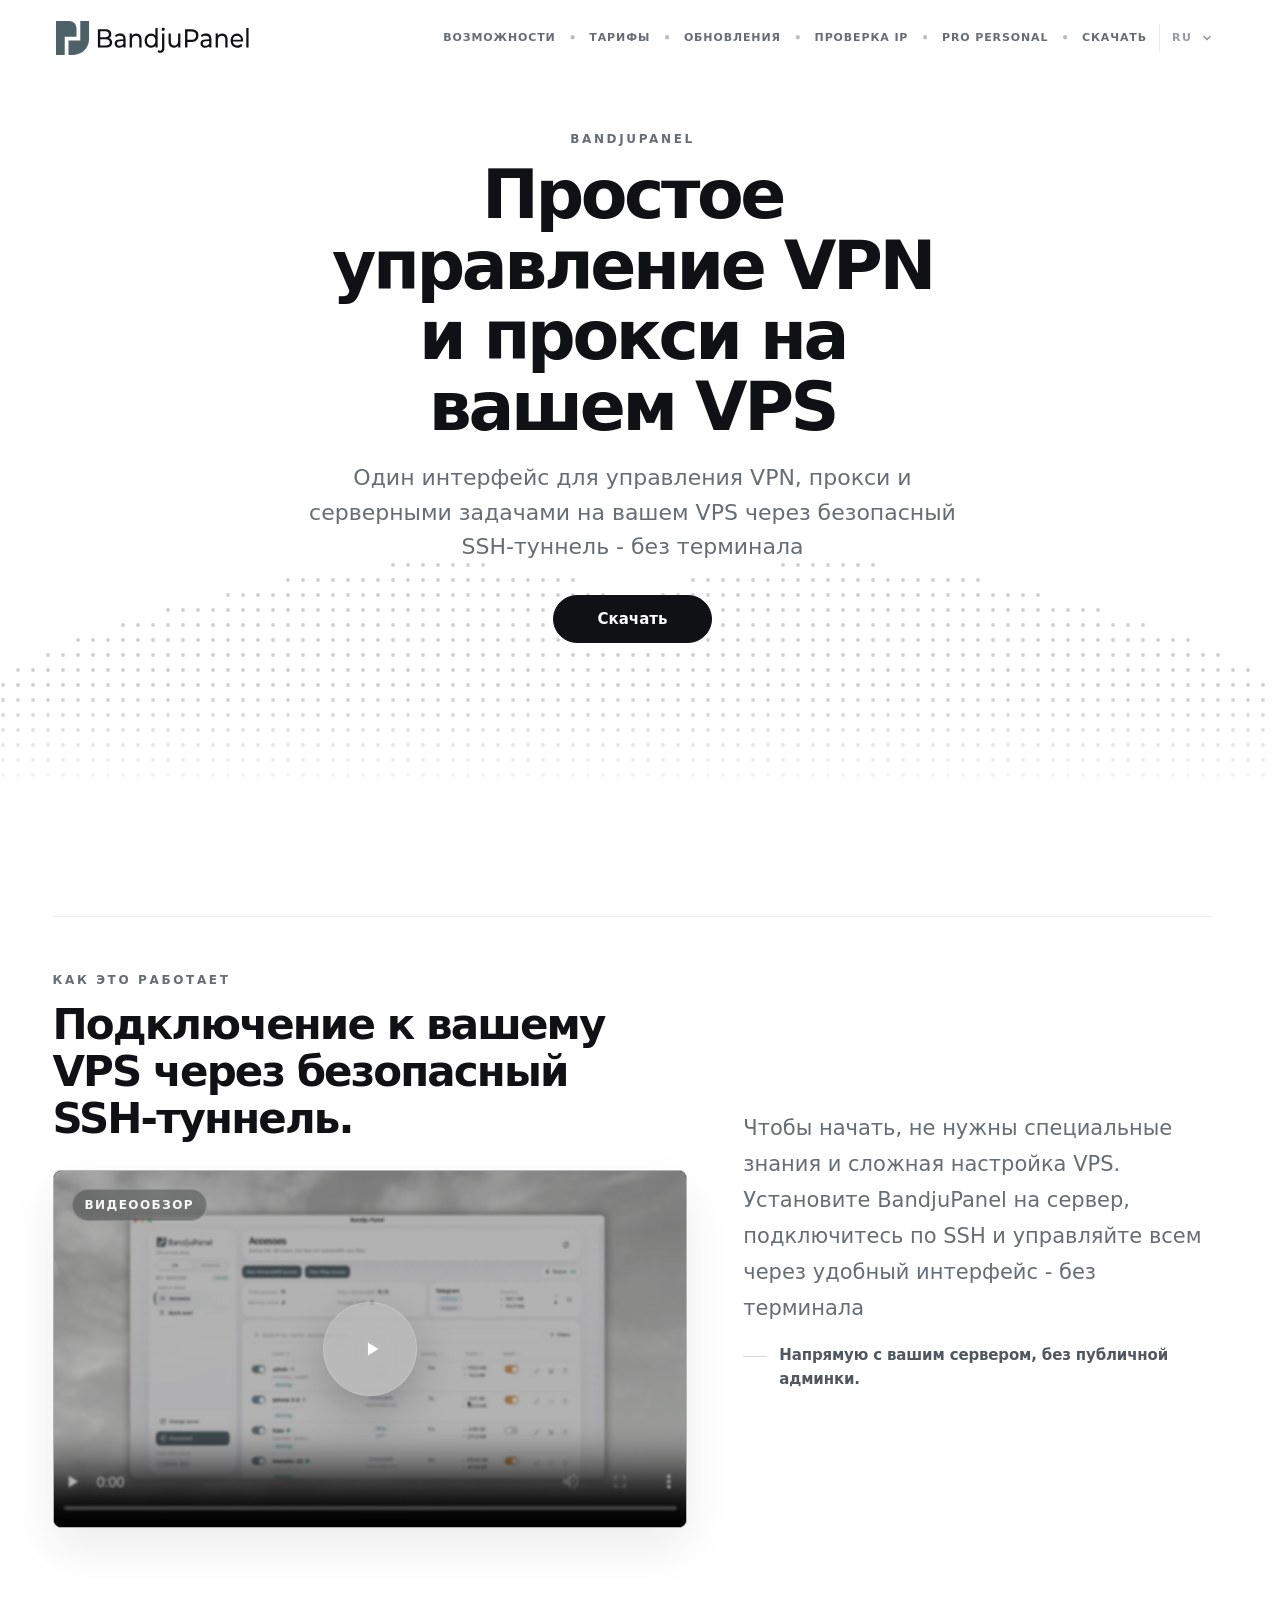
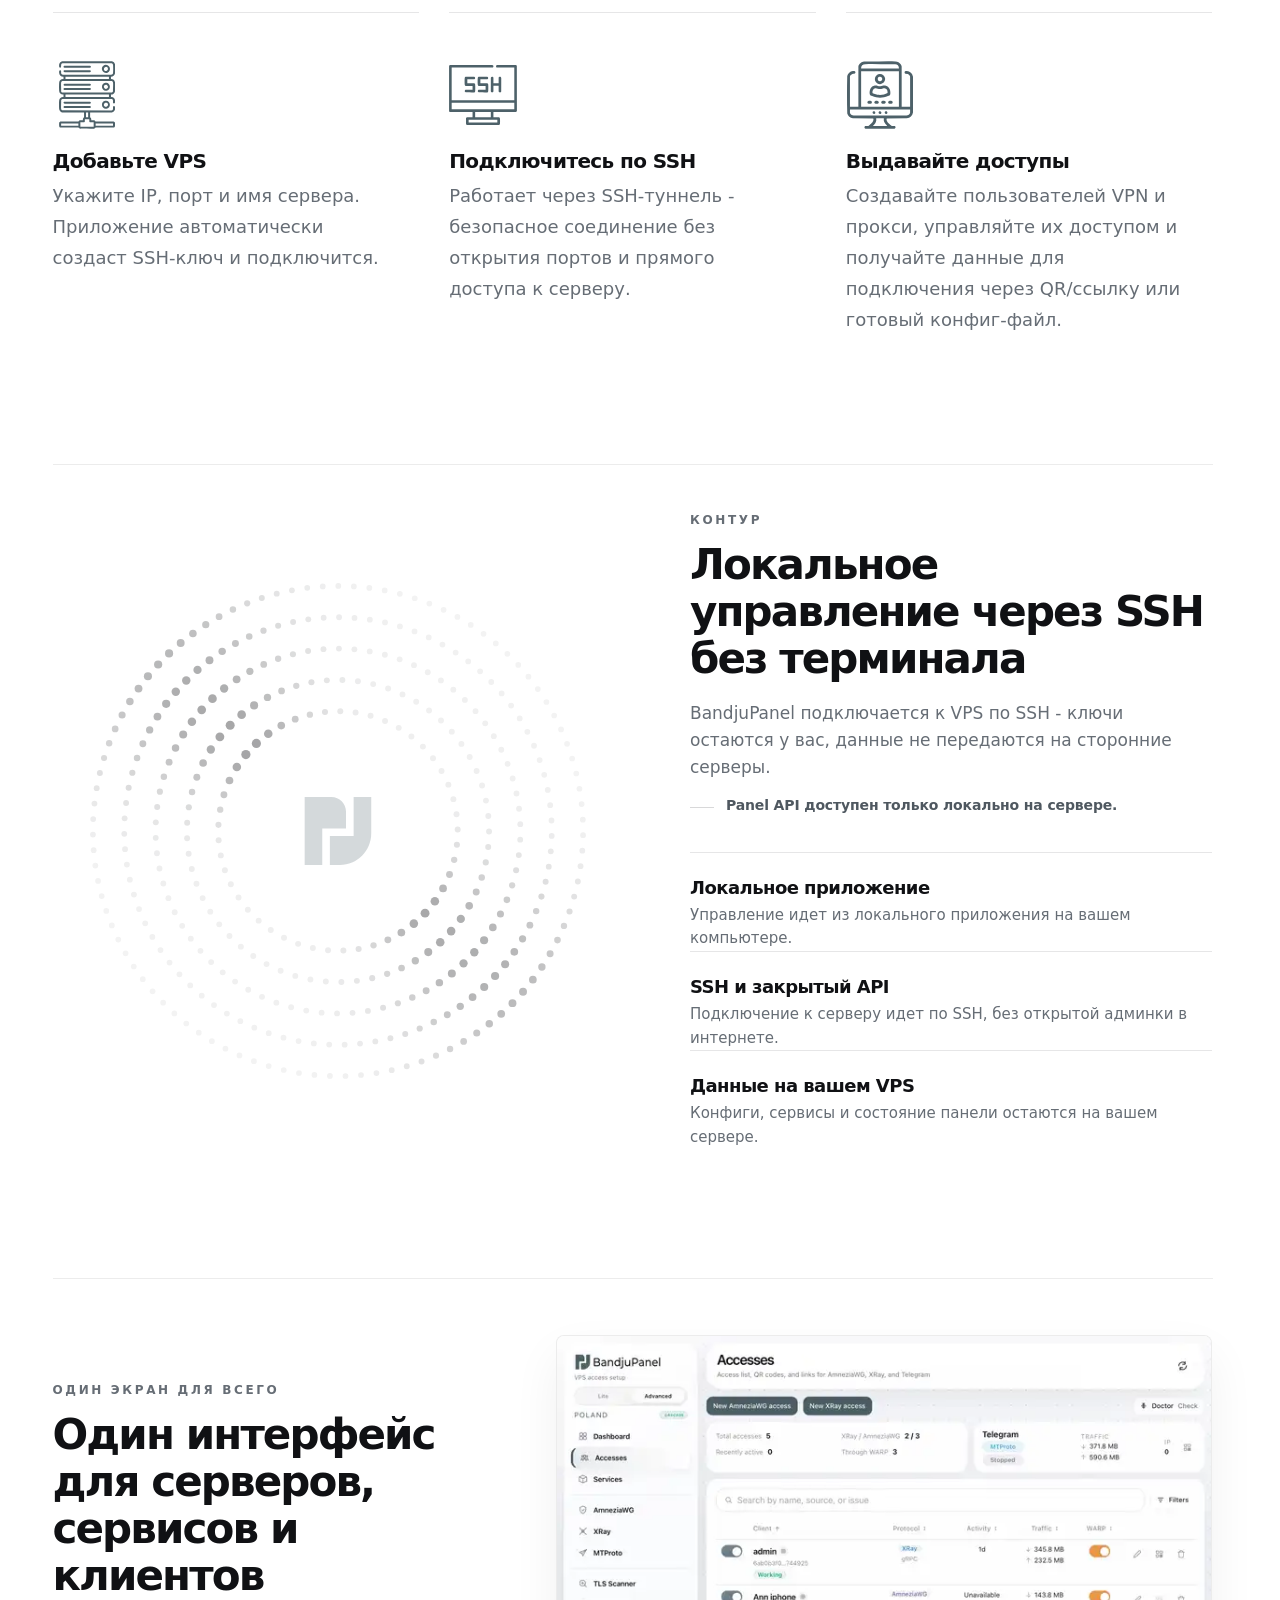
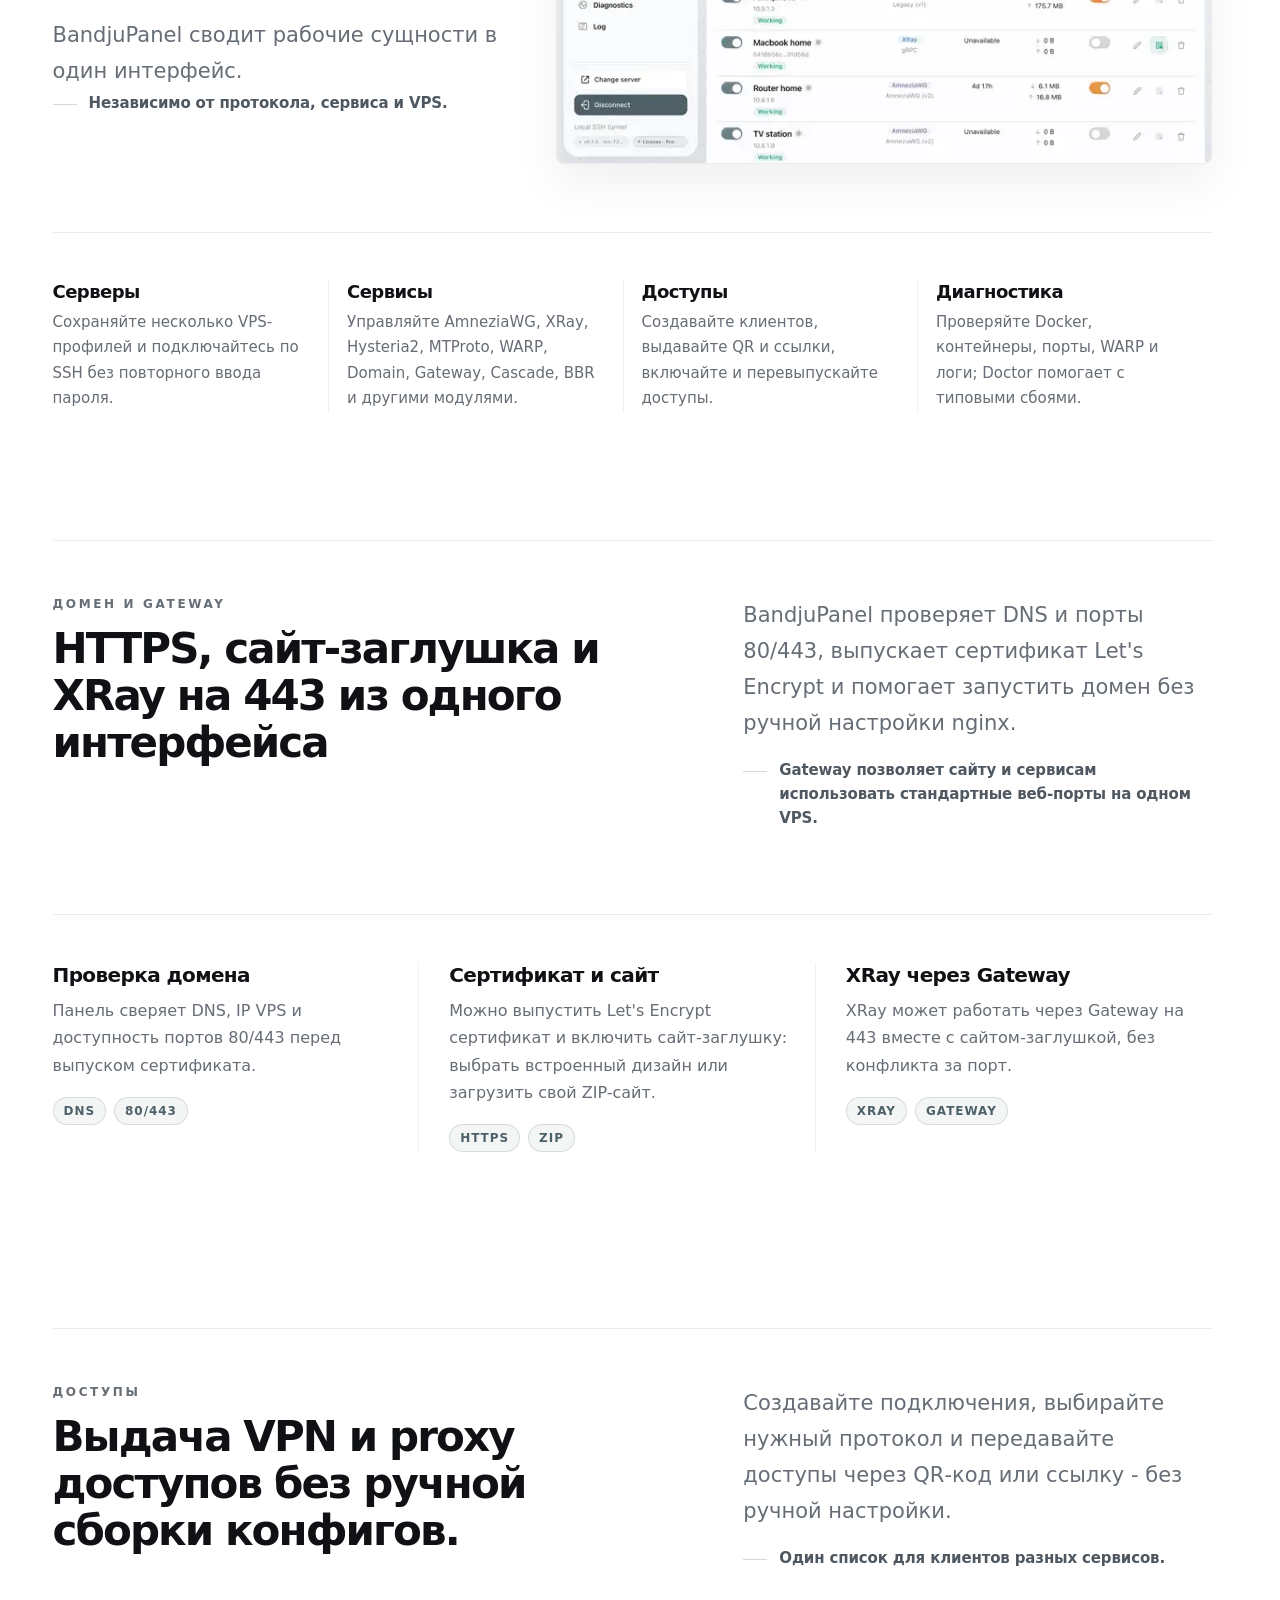
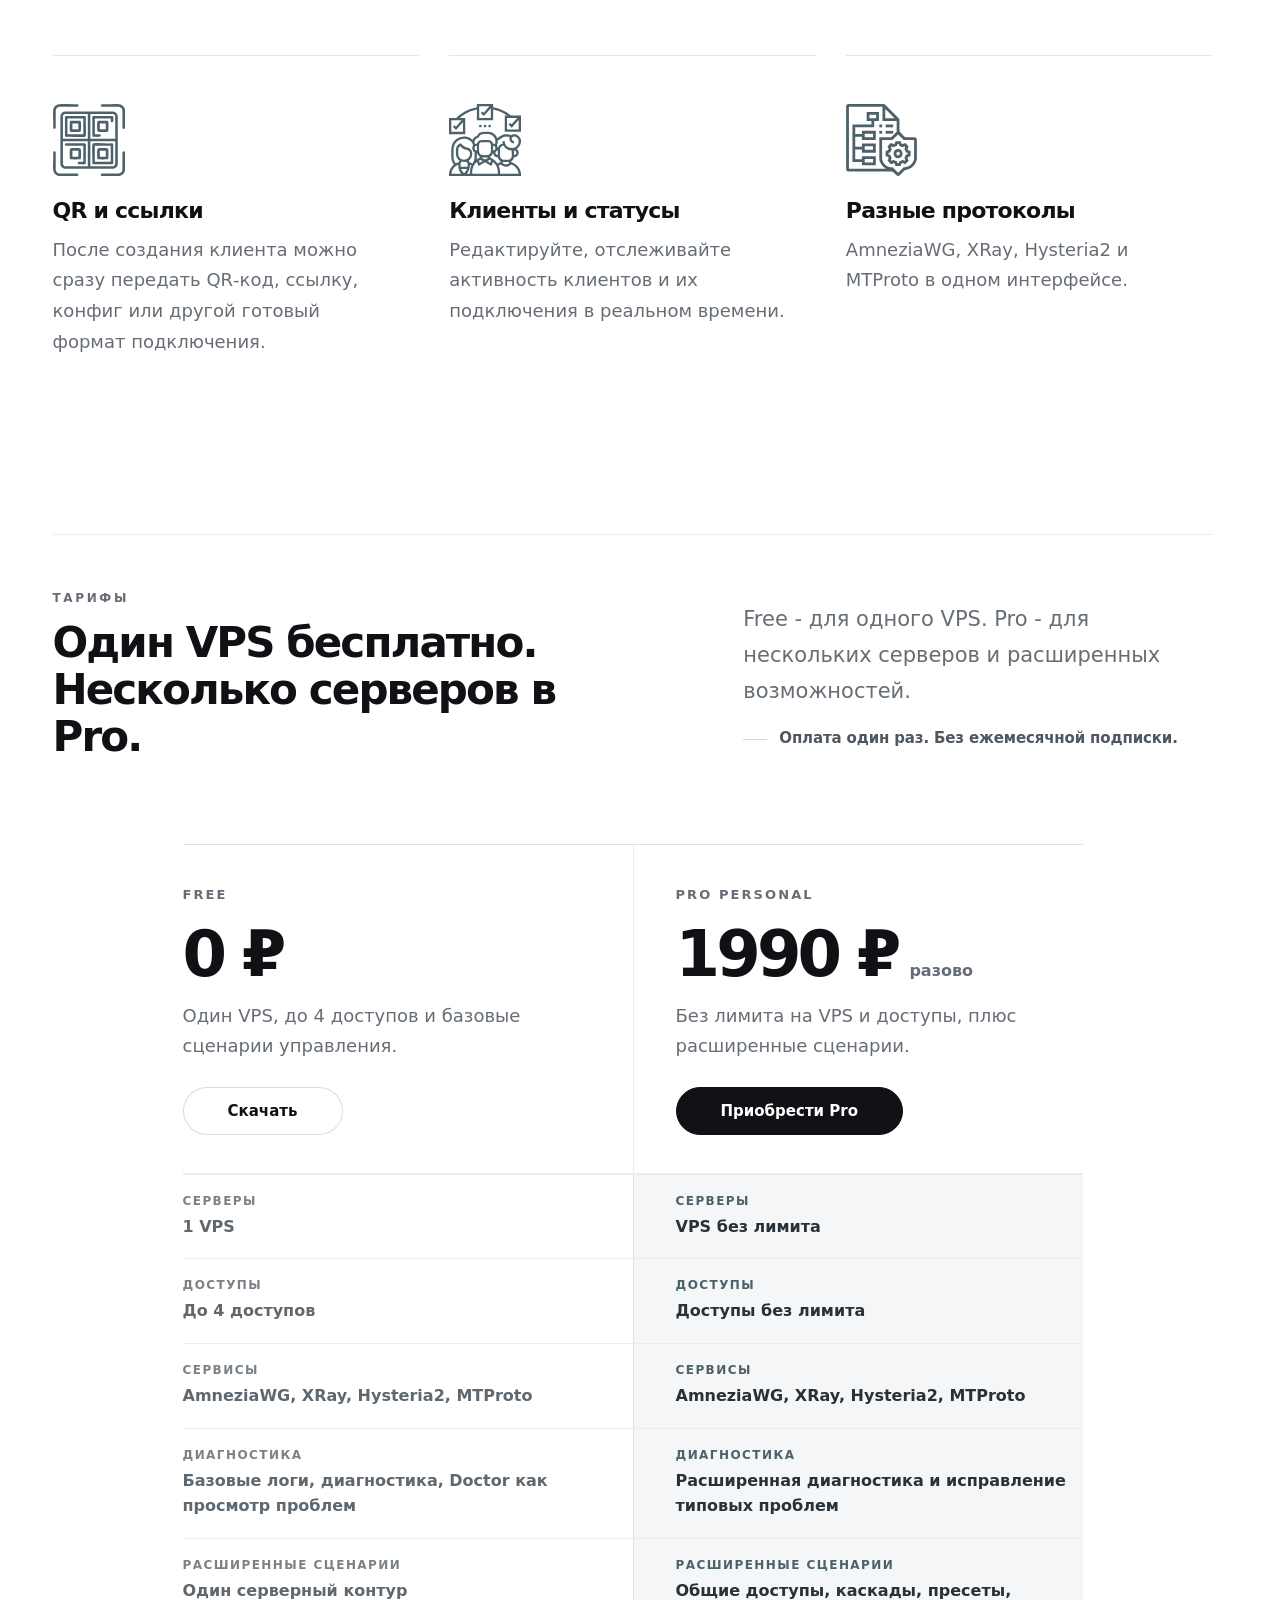
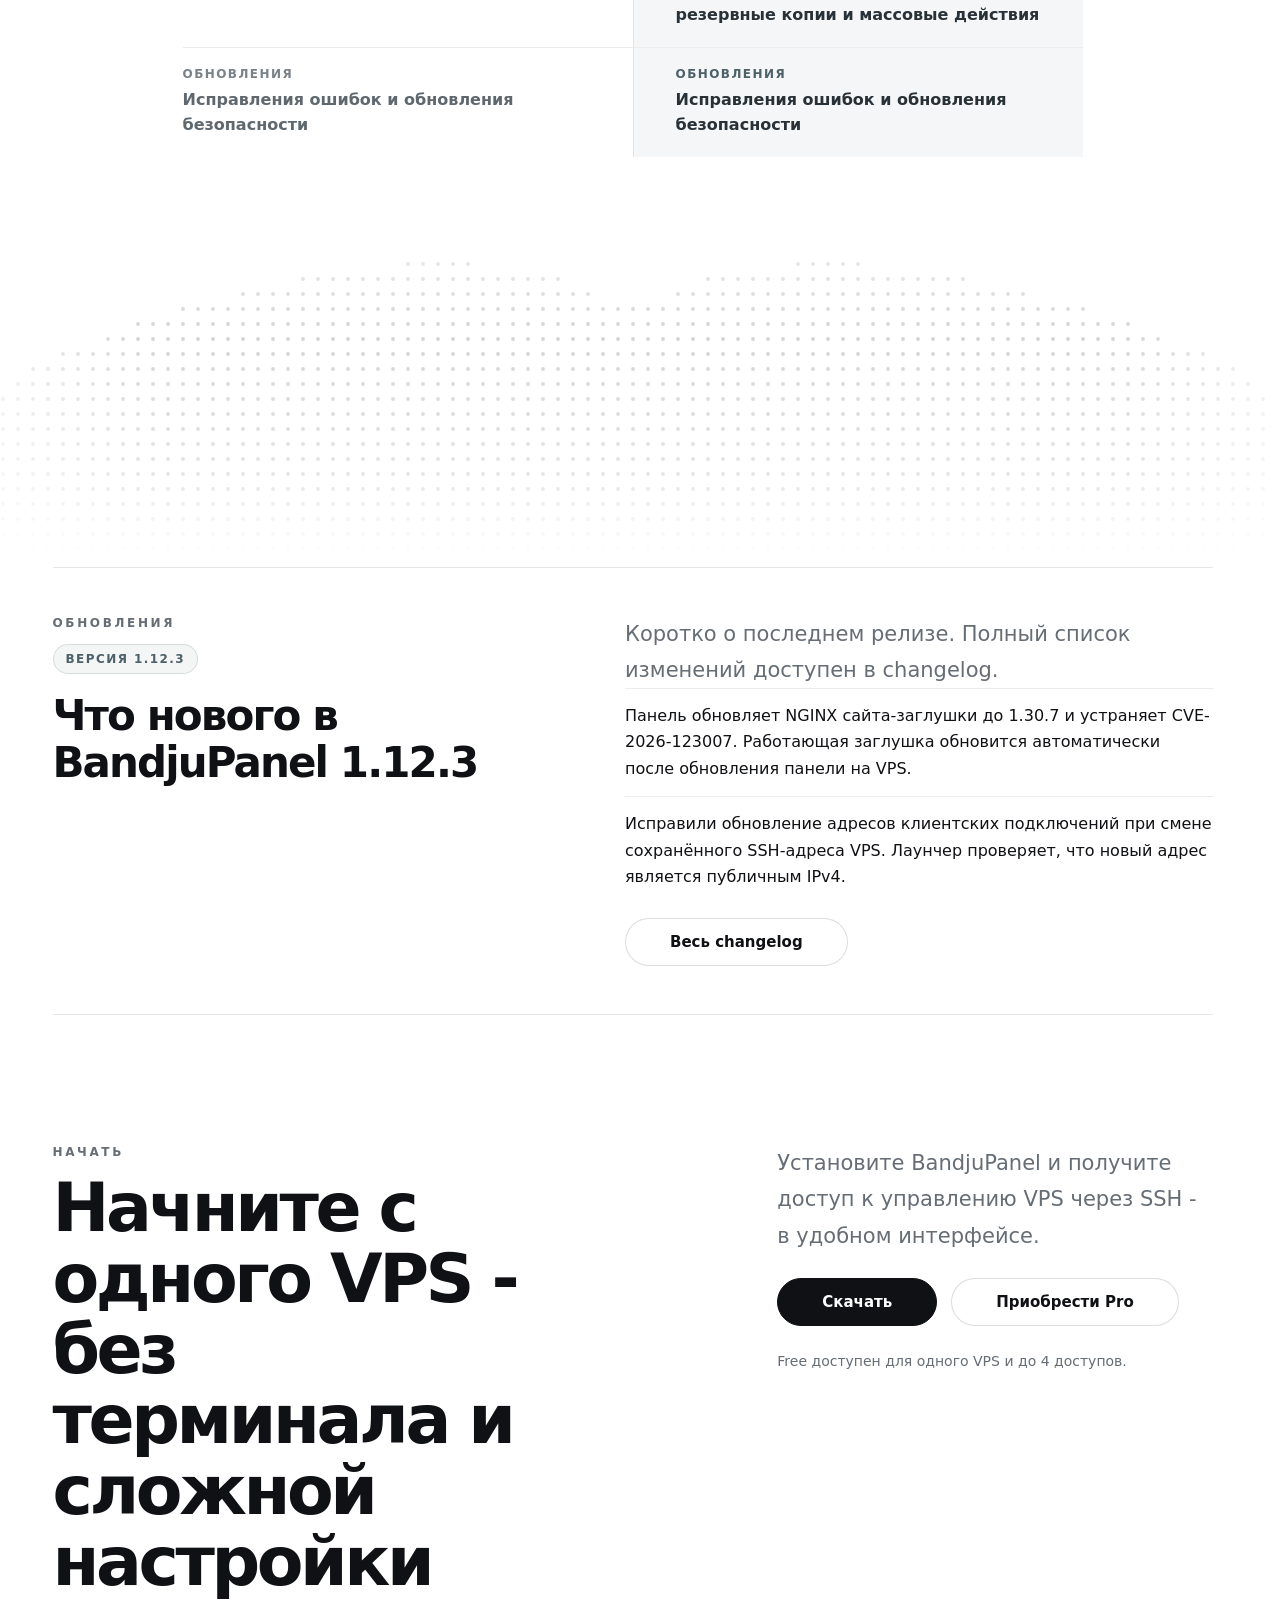
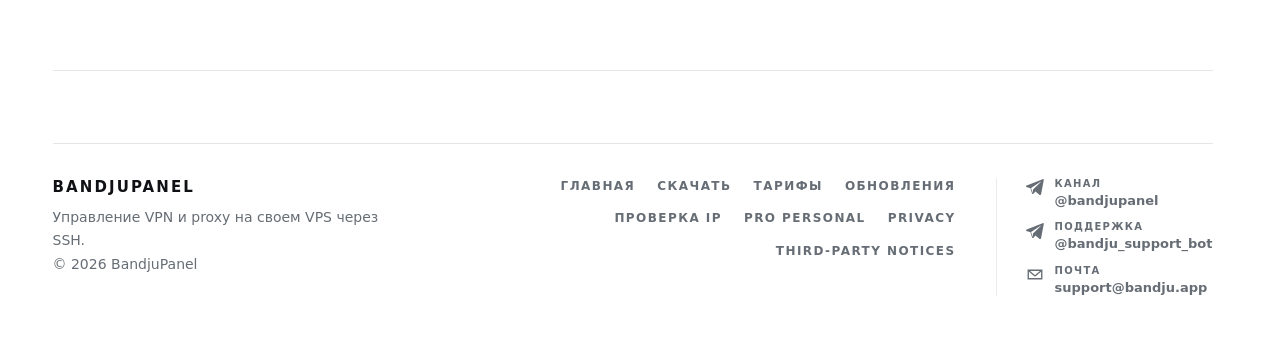
<file: index.html>
<!DOCTYPE html>
<html lang="ru">
  <head>
    <meta charset="utf-8">
  <meta name="viewport" content="width=device-width, initial-scale=1">
  <title>BandjuPanel — VPN и прокси на VPS без терминала</title>
  <meta name="description" content="BandjuPanel помогает управлять VPN, прокси, доменом, HTTPS и серверными задачами на вашем VPS через SSH — без терминала и публичной web-админки.">
  <meta name="theme-color" content="#ffffff">
  <link rel="canonical" href="https://bandju.app/">
  <link rel="alternate" hreflang="ru" href="https://bandju.app/">
  <link rel="alternate" hreflang="en" href="https://bandju.app/en/">
  <link rel="alternate" hreflang="x-default" href="https://bandju.app/">
  <link rel="icon" type="image/svg+xml" href="/assets/brand/fav-bandju.svg">
  <meta property="og:type" content="website">
  <meta property="og:site_name" content="BandjuPanel">
  <meta property="og:locale" content="ru_RU">
  <meta property="og:locale:alternate" content="en_US">
  <meta property="og:title" content="BandjuPanel — VPN и прокси на VPS без терминала">
  <meta property="og:description" content="Управляйте VPN, прокси, доменом, HTTPS и серверными задачами на вашем VPS через SSH — без терминала и публичной web-админки.">
  <meta property="og:url" content="https://bandju.app/">
  <meta property="og:image" content="https://bandju.app/assets/ogimage.jpg">
  <meta property="og:image:type" content="image/jpeg">
  <meta property="og:image:width" content="1200">
  <meta property="og:image:height" content="630">
  <meta property="og:image:alt" content="BandjuPanel">
  <meta name="twitter:card" content="summary_large_image">
  <meta name="twitter:title" content="BandjuPanel — VPN и прокси на VPS без терминала">
  <meta name="twitter:description" content="Управляйте VPN, прокси, доменом, HTTPS и серверными задачами на вашем VPS через SSH — без терминала.">
  <meta name="twitter:image" content="https://bandju.app/assets/ogimage.jpg">
  <meta name="twitter:image:alt" content="BandjuPanel">
    <link rel="stylesheet" href="/assets/site.css?v=98cfa1f506">
  </head>
  <body class="site-page site-home site-lang-ru">
    <main class="page">
      <!-- shared-header:start --><div class="header-shell">
  <header class="header">
    <a class="brand" href="/" aria-label="BandjuPanel">
      <img src="/assets/brand/logo-bandju.svg" alt="BandjuPanel" width="200" height="29">
    </a>
    <div class="header-actions">
      <nav class="menu" id="site-menu" aria-label="Главное меню">
        <a class="menu-link" href="/#features">Возможности</a>
        <span class="menu-divider" aria-hidden="true">•</span>
        <a class="menu-link" href="/#pricing">Тарифы</a>
        <span class="menu-divider" aria-hidden="true">•</span>
        <a class="menu-link" href="/changelog/">Обновления</a>
        <span class="menu-divider" aria-hidden="true">•</span>
        <a class="menu-link" href="/check-ip/">Проверка IP</a>
        <span class="menu-divider" aria-hidden="true">•</span>
        <a class="menu-link" href="/pro/">Pro Personal</a>
        <span class="menu-divider" aria-hidden="true">•</span>
        <a class="menu-link" href="/download/">Скачать</a>
      </nav>
      <div class="lang-switch" role="group" aria-label="Language switcher">
        <button class="lang-trigger" type="button" aria-haspopup="true" aria-expanded="false" aria-controls="lang-menu">
          <span data-lang-current>RU</span>
          <span class="lang-trigger-icon" aria-hidden="true">
            <svg viewBox="0 0 12 12" fill="none">
              <path d="M3 4.5 6 7.5 9 4.5"></path>
            </svg>
          </span>
        </button>
        <div class="lang-menu" id="lang-menu" role="menu" aria-label="Select language">
          <a class="lang-option is-active" href="/" role="menuitemradio" aria-checked="true" hreflang="ru">
              <span>Русский</span>
              <span class="lang-option-check" aria-hidden="true">✓</span>
            </a><a class="lang-option" href="/en/" role="menuitemradio" aria-checked="false" hreflang="en">
              <span>English</span>
              <span class="lang-option-check" aria-hidden="true">✓</span>
            </a>
        </div>
      </div>
      <button class="menu-toggle" type="button" aria-controls="site-menu" aria-label="Открыть меню" aria-expanded="false">
        <span aria-hidden="true"></span>
        <span aria-hidden="true"></span>
        <span aria-hidden="true"></span>
      </button>
    </div>
  </header>
</div>
<!-- shared-header:end -->
      

    <section class="hero">
      <div class="hero-copy">
        <p class="eyebrow" data-i18n="eyebrow">BandjuPanel</p>
        <h1 data-i18n="title">Простое управление VPN и прокси на вашем VPS</h1>
        <p class="lead" data-i18n="lead">
          Один интерфейс для управления VPN, прокси и серверными задачами на вашем VPS через безопасный SSH‑туннель - без терминала
        </p>
        <a class="button" href="/download/" data-i18n="cta">Скачать</a>
      </div>

      <div class="pattern" aria-hidden="true">
        <div class="pattern-shape pattern-left"></div>
        <div class="pattern-shape pattern-center"></div>
        <div class="pattern-shape pattern-right"></div>
      </div>
    </section>

    <section id="how" class="section" aria-labelledby="how-title">
      <div class="section-copy">
        <div>
          <p class="section-kicker" data-i18n="howKicker">Как это работает</p>
          <h2 class="section-title" id="how-title" data-i18n="howTitle">Подключение к вашему VPS через безопасный SSH‑туннель.</h2>
          <div class="how-media" data-video-card>
            <span class="how-video-badge" data-i18n="howVideoBadge">Видеообзор</span>
            <video class="how-video" controls preload="none" playsinline poster="/assets/media/bandju-overview-poster.jpg">
              <source src="/assets/media/bandju-overview.mp4" type="video/mp4">
            </video>
            <button class="how-video-overlay" type="button" data-video-play aria-label="Запустить видеообзор">
              <span class="how-video-play" aria-hidden="true">
                <svg viewBox="0 0 24 24">
                  <path d="M8.5 6.5v11l9-5.5-9-5.5Z"/>
                </svg>
              </span>
            </button>
          </div>
        </div>
        <div class="section-side">
          <p class="section-lead" data-i18n="howLead">
            Чтобы начать, не нужны специальные знания и сложная настройка VPS. Установите BandjuPanel на сервер, подключитесь по SSH и управляйте всем через удобный интерфейс - без терминала
          </p>
          <p class="flow-note" data-i18n="howNote">Напрямую с вашим сервером, без публичной админки.</p>
        </div>
      </div>

      <div class="flow-grid">
        <article class="flow-card">
          <span class="step-icon icon-vps" aria-hidden="true"></span>
          <div>
            <h3 class="step-title" data-i18n="step1Title">Добавьте VPS</h3>
            <p class="step-copy" data-i18n="step1Copy">Укажите IP, порт и имя сервера. Приложение автоматически создаст SSH‑ключ и подключится.</p>
          </div>
        </article>
        <article class="flow-card">
          <span class="step-icon icon-ssh" aria-hidden="true"></span>
          <div>
            <h3 class="step-title" data-i18n="step2Title">Подключитесь по SSH</h3>
            <p class="step-copy" data-i18n="step2Copy">Работает через SSH‑туннель - безопасное соединение без открытия портов и прямого доступа к серверу.</p>
          </div>
        </article>
        <article class="flow-card">
          <span class="step-icon icon-access" aria-hidden="true"></span>
          <div>
            <h3 class="step-title" data-i18n="step3Title">Выдавайте доступы</h3>
            <p class="step-copy" data-i18n="step3Copy">Создавайте пользователей VPN и прокси, управляйте их доступом и получайте данные для подключения через QR/ссылку или готовый конфиг-файл.</p>
          </div>
        </article>
      </div>
    </section>

    <section class="section control-section" aria-labelledby="control-title">
      <div class="control-layout">
        <div class="control-content">
          <p class="section-kicker" data-i18n="controlKicker">Контур</p>
          <h2 class="section-title" id="control-title" data-i18n="controlTitle">Локальное управление через SSH без терминала</h2>
          <div class="section-side">
            <p class="section-lead" data-i18n="controlLead">
              BandjuPanel подключается к VPS по SSH - ключи остаются у вас, данные не передаются на сторонние серверы.
            </p>
            <p class="flow-note" data-i18n="controlNote">Panel API доступен только локально на сервере.</p>
          </div>

          <div class="control-list">
            <article class="control-item">
              <h3 class="control-title" data-i18n="control1Title">Локальное приложение</h3>
              <p class="control-copy" data-i18n="control1Copy">Управление идет из локального приложения на вашем компьютере.</p>
            </article>
            <article class="control-item">
              <h3 class="control-title" data-i18n="control2Title">SSH и закрытый API</h3>
              <p class="control-copy" data-i18n="control2Copy">Подключение к серверу идет по SSH, без открытой админки в интернете.</p>
            </article>
            <article class="control-item">
              <h3 class="control-title" data-i18n="control3Title">Данные на вашем VPS</h3>
              <p class="control-copy" data-i18n="control3Copy">Конфиги, сервисы и состояние панели остаются на вашем сервере.</p>
            </article>
          </div>
        </div>

        <div class="control-visual-wrap" aria-hidden="true">
          <div class="control-pattern">
            <svg class="control-mark" viewBox="0 0 124 124" focusable="false" aria-hidden="true">
              <path fill="currentColor" d="M74.74,31.17v26.76h-37.77v58.08H9V7.99h42.57c12.79,0,23.17,10.37,23.17,23.17Z"/>
              <path fill="currentColor" d="M114.83,7.99v58.08c0,13.79-5.59,26.27-14.63,35.31s-21.51,14.62-35.3,14.62h-15.81v-45.95h37.77V7.99h27.97Z"/>
            </svg>
          </div>
        </div>
      </div>
    </section>

    <section id="features" class="section feature-section" aria-labelledby="features-title">
      <div class="section-copy feature-copy">
        <div>
          <p class="section-kicker" data-i18n="featuresKicker">Один экран для всего</p>
          <h2 class="section-title" id="features-title" data-i18n="featuresTitle">Один интерфейс для серверов, сервисов и клиентов</h2>
          <p class="section-lead" data-i18n="featuresLead">
            BandjuPanel сводит рабочие сущности в один интерфейс.
          </p>
          <p class="flow-note" data-i18n="featuresNote">Независимо от протокола, сервиса и VPS.</p>
        </div>
        <div class="feature-visual">
          <div class="feature-window">
            <picture>
              <source srcset="/assets/accesses-screen.webp" type="image/webp">
              <img class="feature-screenshot" src="/assets/accesses-screen.jpg" alt="" width="700" height="457" loading="lazy" decoding="async">
            </picture>
          </div>
        </div>
      </div>

      <div class="feature-summary-grid">
        <article class="feature-summary-item">
          <h3 class="feature-summary-title" data-i18n="feature1Title">Серверы</h3>
          <p class="feature-summary-copy" data-i18n="feature1Copy">Сохраняйте несколько VPS-профилей и подключайтесь по SSH без повторного ввода пароля.</p>
        </article>
        <article class="feature-summary-item">
          <h3 class="feature-summary-title" data-i18n="feature2Title">Сервисы</h3>
          <p class="feature-summary-copy" data-i18n="feature2Copy">Управляйте AmneziaWG, XRay, Hysteria2, MTProto, WARP, Domain, Gateway, Cascade, BBR и другими модулями.</p>
        </article>
        <article class="feature-summary-item">
          <h3 class="feature-summary-title" data-i18n="feature3Title">Доступы</h3>
          <p class="feature-summary-copy" data-i18n="feature3Copy">Создавайте клиентов, выдавайте QR и ссылки, включайте и перевыпускайте доступы.</p>
        </article>
        <article class="feature-summary-item">
          <h3 class="feature-summary-title" data-i18n="feature4Title">Диагностика</h3>
          <p class="feature-summary-copy" data-i18n="feature4Copy">Проверяйте Docker, контейнеры, порты, WARP и логи; Doctor помогает с типовыми сбоями.</p>
        </article>
      </div>
    </section>

    <section class="section gateway-section" aria-labelledby="gateway-title">
      <div class="section-copy">
        <div>
          <p class="section-kicker" data-i18n="gatewayKicker">Домен и Gateway</p>
          <h2 class="section-title" id="gateway-title" data-i18n="gatewayTitle">HTTPS, сайт-заглушка и XRay на 443 из одного интерфейса</h2>
        </div>
        <div class="section-side">
          <p class="section-lead" data-i18n="gatewayLead">
            BandjuPanel проверяет DNS и порты 80/443, выпускает сертификат Let's Encrypt и помогает запустить домен без ручной настройки nginx.
          </p>
          <p class="flow-note" data-i18n="gatewayNote">Gateway позволяет сайту и сервисам использовать стандартные веб-порты на одном VPS.</p>
        </div>
      </div>

      <div class="gateway-grid">
        <article class="gateway-item">
          <h3 class="gateway-title" data-i18n="gateway1Title">Проверка домена</h3>
          <p class="gateway-copy" data-i18n="gateway1Copy">Панель сверяет DNS, IP VPS и доступность портов 80/443 перед выпуском сертификата.</p>
          <div class="gateway-tags" aria-hidden="true">
            <span class="gateway-tag">DNS</span>
            <span class="gateway-tag">80/443</span>
          </div>
        </article>
        <article class="gateway-item">
          <h3 class="gateway-title" data-i18n="gateway2Title">Сертификат и сайт</h3>
          <p class="gateway-copy" data-i18n="gateway2Copy">Можно выпустить Let's Encrypt сертификат и включить сайт-заглушку: выбрать встроенный дизайн или загрузить свой ZIP-сайт.</p>
          <div class="gateway-tags" aria-hidden="true">
            <span class="gateway-tag">HTTPS</span>
            <span class="gateway-tag">ZIP</span>
          </div>
        </article>
        <article class="gateway-item">
          <h3 class="gateway-title" data-i18n="gateway3Title">XRay через Gateway</h3>
          <p class="gateway-copy" data-i18n="gateway3Copy">XRay может работать через Gateway на 443 вместе с сайтом-заглушкой, без конфликта за порт.</p>
          <div class="gateway-tags" aria-hidden="true">
            <span class="gateway-tag">XRay</span>
            <span class="gateway-tag">Gateway</span>
          </div>
        </article>
      </div>
    </section>

    <section id="access" class="section" aria-labelledby="access-title">
      <div class="section-copy">
        <div>
          <p class="section-kicker" data-i18n="accessKicker">Доступы</p>
          <h2 class="section-title" id="access-title" data-i18n="accessTitle">Выдача VPN и proxy доступов без ручной сборки конфигов.</h2>
        </div>
        <div class="section-side">
          <p class="section-lead" data-i18n="accessLead">
            Создавайте подключения, выбирайте нужный протокол и передавайте доступы через QR‑код или ссылку - без ручной настройки.
          </p>
          <p class="flow-note" data-i18n="accessNote">Один список для клиентов разных сервисов.</p>
        </div>
      </div>

      <div class="access-grid">
        <article class="access-item">
          <span class="access-icon icon-qr-link" aria-hidden="true"></span>
          <h3 class="access-title" data-i18n="accessQrTitle">QR и ссылки</h3>
          <p class="access-copy" data-i18n="accessQrCopy">После создания клиента можно сразу передать QR‑код, ссылку, конфиг или другой готовый формат подключения.</p>
        </article>
        <article class="access-item">
          <span class="access-icon icon-clients-status" aria-hidden="true"></span>
          <h3 class="access-title" data-i18n="accessClientsTitle">Клиенты и статусы</h3>
          <p class="access-copy" data-i18n="accessClientsCopy">Редактируйте, отслеживайте активность клиентов и их подключения в реальном времени.</p>
        </article>
        <article class="access-item">
          <span class="access-icon icon-protocols" aria-hidden="true"></span>
          <h3 class="access-title" data-i18n="accessProtocolsTitle">Разные протоколы</h3>
          <p class="access-copy" data-i18n="accessProtocolsCopy">AmneziaWG, XRay, Hysteria2 и MTProto в одном интерфейсе.</p>
        </article>
      </div>
    </section>

    <section id="pricing" class="section pricing-section" aria-labelledby="pricing-title">
      <div class="section-copy">
        <div>
          <p class="section-kicker" data-i18n="pricingKicker">Тарифы</p>
          <h2 class="section-title" id="pricing-title" data-i18n="pricingTitle">Один VPS бесплатно. Несколько серверов в Pro.</h2>
        </div>
        <div class="section-side">
          <p class="section-lead" data-i18n="pricingLead">
            Free - для одного VPS. Pro - для нескольких серверов и расширенных возможностей.
          </p>
          <p class="flow-note" data-i18n="pricingNote">Оплата один раз. Без ежемесячной подписки.</p>
        </div>
      </div>

      <div class="pricing-panel">
        <div class="pricing-plans">
          <article class="pricing-plan">
            <h3 class="plan-name" data-i18n="pricingFreeName">Free</h3>
            <p class="plan-price-line">
              <span class="plan-price" data-i18n="pricingFreePrice">0 ₽</span>
            </p>
            <p class="plan-summary" data-i18n="pricingFreeSummary">Один VPS, до 4 доступов и базовые сценарии управления.</p>
            <a class="button button-subtle pricing-button" href="/download/" data-i18n="pricingFreeCta">Скачать</a>
          </article>

          <article class="pricing-plan">
            <h3 class="plan-name" data-i18n="pricingProName">Pro Personal</h3>
            <p class="plan-price-line">
              <span class="plan-price" data-i18n="pricingProPrice">1990 ₽</span>
              <span class="plan-period" data-i18n="pricingProPeriod">разово</span>
            </p>
            <p class="plan-summary" data-i18n="pricingProSummary">Без лимита на VPS и доступы, плюс расширенные сценарии.</p>
            <a class="button pricing-button" href="/pro/" data-i18n="pricingProCta">Приобрести Pro</a>
          </article>
        </div>

        <div class="pricing-compare" role="table" aria-label="Сравнение тарифов">
          <div class="compare-row" role="row">
            <div class="compare-value" role="cell" data-plan="Free">
              <span class="compare-label" data-i18n="pricingCompareServers">Серверы</span>
              <span data-i18n="pricingFreeServers">1 VPS</span>
            </div>
            <div class="compare-value is-pro" role="cell" data-plan="Pro">
              <span class="compare-label" data-i18n="pricingCompareServers">Серверы</span>
              <span data-i18n="pricingProServers">VPS без лимита</span>
            </div>
          </div>
          <div class="compare-row" role="row">
            <div class="compare-value" role="cell" data-plan="Free">
              <span class="compare-label" data-i18n="pricingCompareAccess">Доступы</span>
              <span data-i18n="pricingFreeAccess">До 4 доступов</span>
            </div>
            <div class="compare-value is-pro" role="cell" data-plan="Pro">
              <span class="compare-label" data-i18n="pricingCompareAccess">Доступы</span>
              <span data-i18n="pricingProAccess">Доступы без лимита</span>
            </div>
          </div>
          <div class="compare-row" role="row">
            <div class="compare-value" role="cell" data-plan="Free">
              <span class="compare-label" data-i18n="pricingCompareCore">Сервисы</span>
              <span data-i18n="pricingFreeCore">AmneziaWG, XRay, Hysteria2, MTProto</span>
            </div>
            <div class="compare-value is-pro" role="cell" data-plan="Pro">
              <span class="compare-label" data-i18n="pricingCompareCore">Сервисы</span>
              <span data-i18n="pricingProCore">AmneziaWG, XRay, Hysteria2, MTProto</span>
            </div>
          </div>
          <div class="compare-row" role="row">
            <div class="compare-value" role="cell" data-plan="Free">
              <span class="compare-label" data-i18n="pricingCompareDiagnostics">Диагностика</span>
              <span data-i18n="pricingFreeDiagnostics">Базовые логи, диагностика, Doctor как просмотр проблем</span>
            </div>
            <div class="compare-value is-pro" role="cell" data-plan="Pro">
              <span class="compare-label" data-i18n="pricingCompareDiagnostics">Диагностика</span>
              <span data-i18n="pricingProDiagnostics">Расширенная диагностика и исправление типовых проблем</span>
            </div>
          </div>
          <div class="compare-row" role="row">
            <div class="compare-value" role="cell" data-plan="Free">
              <span class="compare-label" data-i18n="pricingCompareWorkflows">Расширенные сценарии</span>
              <span data-i18n="pricingFreeWorkflows">Один серверный контур</span>
            </div>
            <div class="compare-value is-pro" role="cell" data-plan="Pro">
              <span class="compare-label" data-i18n="pricingCompareWorkflows">Расширенные сценарии</span>
              <span data-i18n="pricingProWorkflows">Общие доступы, каскады, пресеты, резервные копии и массовые действия</span>
            </div>
          </div>
          <div class="compare-row" role="row">
            <div class="compare-value" role="cell" data-plan="Free">
              <span class="compare-label" data-i18n="pricingCompareUpdates">Обновления</span>
              <span data-i18n="pricingFreeUpdates">Исправления ошибок и обновления безопасности</span>
            </div>
            <div class="compare-value is-pro" role="cell" data-plan="Pro">
              <span class="compare-label" data-i18n="pricingCompareUpdates">Обновления</span>
              <span data-i18n="pricingProUpdates">Исправления ошибок и обновления безопасности</span>
            </div>
          </div>
        </div>
      </div>

      <div class="pricing-pattern" aria-hidden="true">
        <div class="pricing-pattern-shape pricing-pattern-left"></div>
        <div class="pricing-pattern-shape pricing-pattern-center"></div>
        <div class="pricing-pattern-shape pricing-pattern-right"></div>
      </div>
    </section>
    <!-- changelog-preview:start -->
    <section id="changelog" class="section changelog-preview" aria-labelledby="changelog-title">
      <div class="changelog-preview-panel">
        <div>
          <p class="section-kicker">Обновления</p>
          <span class="changelog-preview-version">Версия 1.12.3</span>
          <h2 class="section-title" id="changelog-title">Что нового в BandjuPanel 1.12.3</h2>
        </div>
        <div>
          <p class="section-lead">Коротко о последнем релизе. Полный список изменений доступен в changelog.</p>
          <ul class="changelog-preview-list">
            <li>Панель обновляет NGINX сайта-заглушки до 1.30.7 и устраняет CVE-2026-123007. Работающая заглушка обновится автоматически после обновления панели на VPS.</li>
            <li>Исправили обновление адресов клиентских подключений при смене сохранённого SSH-адреса VPS. Лаунчер проверяет, что новый адрес является публичным IPv4.</li>
          </ul>
          <div class="changelog-preview-actions">
            <a class="button button-subtle" href="/changelog/">Весь changelog</a>
          </div>
        </div>
      </div>
    </section>
    <!-- changelog-preview:end -->

    <section class="section final-section" aria-labelledby="final-title">
      <div class="final-cta">
        <div>
          <p class="section-kicker" data-i18n="finalKicker">Начать</p>
          <h2 class="final-title" id="final-title" data-i18n="finalTitle">Начните с одного VPS - без терминала и сложной настройки</h2>
        </div>
        <div class="final-side">
          <p class="final-lead" data-i18n="finalLead">
            Установите BandjuPanel и получите доступ к управлению VPS через SSH - в удобном интерфейсе.
          </p>
          <div class="final-actions">
            <a class="button" href="/download/" data-i18n="finalDownload">Скачать</a>
            <a class="button button-subtle" href="/pro/" data-i18n="finalPro">Приобрести Pro</a>
          </div>
          <p class="final-note" data-i18n="finalNote">Free доступен для одного VPS и до 4 доступов.</p>
        </div>
      </div>
    </section>
      <!-- shared-footer:start --><footer class="site-footer">
  <div>
    <p class="footer-brand">BandjuPanel</p>
    <p class="footer-copy">Управление VPN и proxy на своем VPS через SSH.</p>
    <p class="footer-meta">© 2026 BandjuPanel</p>
  </div>
  <nav class="footer-links" aria-label="Footer">
    <a class="footer-link" href="/">Главная</a>
    <a class="footer-link" href="/download/">Скачать</a>
    <a class="footer-link" href="/#pricing">Тарифы</a>
    <a class="footer-link" href="/changelog/">Обновления</a>
    <a class="footer-link" href="/check-ip/">Проверка IP</a>
    <a class="footer-link" href="/pro/">Pro Personal</a>
    <a class="footer-link" href="/privacy/">Privacy</a>
    <a class="footer-link" href="https://github.com/bandju/bandju-panel-releases/blob/main/THIRD_PARTY_NOTICES.md" target="_blank" rel="noreferrer noopener">Third-party notices</a>
  </nav>
  <div class="footer-contact">
    <a class="footer-contact-link" href="https://t.me/bandjupanel" target="_blank" rel="noreferrer noopener" aria-label="Канал в Telegram">
      <span class="footer-icon-link" aria-hidden="true">
        <svg xmlns="http://www.w3.org/2000/svg" width="18" height="17" fill="none" viewBox="0 0 18 17" aria-hidden="true" focusable="false">
          <path fill="currentColor" d="M16.62.131.67 6.59C-.201 6.857-.173 7.778.473 8l3.996 1.334 1.526 5.012c.186.55.334.756.655.76.333 0 .461-.125.808-.452.406-.408 1.023-1.049 2.001-2.064l4.16 3.29c.764.451 1.316.217 1.507-.76l2.606-13.79c.28-1.199-.379-1.555-1.11-1.2ZM5.095 9.028l9.086-6.096c.445-.321.587.038.386.285L7.026 10.47l-.387 3.62-1.544-5.06Z"></path>
        </svg>
      </span>
      <span class="footer-contact-copy">
        <span class="footer-contact-label">Канал</span>
        <span class="footer-contact-value">@bandjupanel</span>
      </span>
    </a>
    <a class="footer-contact-link" href="https://t.me/bandju_support_bot" target="_blank" rel="noreferrer noopener" aria-label="Поддержка в Telegram">
      <span class="footer-icon-link" aria-hidden="true">
        <svg xmlns="http://www.w3.org/2000/svg" width="18" height="17" fill="none" viewBox="0 0 18 17" aria-hidden="true" focusable="false">
          <path fill="currentColor" d="M16.62.131.67 6.59C-.201 6.857-.173 7.778.473 8l3.996 1.334 1.526 5.012c.186.55.334.756.655.76.333 0 .461-.125.808-.452.406-.408 1.023-1.049 2.001-2.064l4.16 3.29c.764.451 1.316.217 1.507-.76l2.606-13.79c.28-1.199-.379-1.555-1.11-1.2ZM5.095 9.028l9.086-6.096c.445-.321.587.038.386.285L7.026 10.47l-.387 3.62-1.544-5.06Z"></path>
        </svg>
      </span>
      <span class="footer-contact-copy">
        <span class="footer-contact-label">Поддержка</span>
        <span class="footer-contact-value">@bandju_support_bot</span>
      </span>
    </a>
    <a class="footer-contact-link" href="mailto:support@bandju.app" target="_blank" rel="noreferrer noopener" aria-label="Email">
      <span class="footer-icon-link" aria-hidden="true">
        <svg xmlns="http://www.w3.org/2000/svg" width="18" height="17" fill="none" viewBox="0 0 18 17" aria-hidden="true" focusable="false">
          <path d="M2.25 4.25h13.5v8.5H2.25z" stroke="currentColor" stroke-width="1.35" rx="1.8"></path>
          <path d="m3.4 5.35 5.02 4.11a.9.9 0 0 0 1.16 0l5.02-4.11" stroke="currentColor" stroke-width="1.35" stroke-linecap="round" stroke-linejoin="round"></path>
        </svg>
      </span>
      <span class="footer-contact-copy">
        <span class="footer-contact-label">Почта</span>
        <span class="footer-contact-value">support@bandju.app</span>
      </span>
    </a>
  </div>
</footer>
<!-- shared-footer:end -->
    </main>
    <script>
    (() => {
      const translations = {
        ru: {
          label: 'RU',
          menuLabel: 'Русский',
          htmlLang: 'ru',
          titleText: 'BandjuPanel — VPN и прокси на VPS без терминала',
          description: 'BandjuPanel помогает управлять VPN, прокси, доменом, HTTPS и серверными задачами на вашем VPS через SSH — без терминала и публичной web-админки.',
          menuFeatures: 'Возможности',
          menuHow: 'Как это работает',
          howVideoBadge: 'Видеообзор',
          menuPro: 'Тарифы',
          menuDownload: 'Скачать',
          eyebrow: 'BandjuPanel',
          title: 'Простое управление VPN и прокси на вашем VPS',
          lead: 'Один интерфейс для управления VPN, прокси и серверными задачами на вашем VPS через безопасный SSH‑туннель - без терминала',
          cta: 'Скачать'
          ,
          howKicker: 'Как это работает',
          howTitle: 'Подключение к вашему VPS через безопасный SSH‑туннель.',
          howLead: 'Чтобы начать, не нужны специальные знания и сложная настройка VPS. Установите BandjuPanel на сервер, подключитесь по SSH и управляйте всем через удобный интерфейс - без терминала',
          step1Title: 'Добавьте VPS',
          step1Copy: 'Укажите IP, порт и имя сервера. Приложение автоматически создаст SSH‑ключ и подключится.',
          step2Title: 'Подключитесь по SSH',
          step2Copy: 'Работает через SSH‑туннель - безопасное соединение без открытия портов и прямого доступа к серверу.',
          step3Title: 'Выдавайте доступы',
          step3Copy: 'Создавайте пользователей VPN и прокси, управляйте их доступом и получайте данные для подключения через QR/ссылку или готовый конфиг-файл.',
          howNote: 'Напрямую с вашим сервером, без публичной админки.',
          controlKicker: 'Контур',
          controlTitle: 'Локальное управление через SSH без терминала',
          controlLead: 'BandjuPanel подключается к VPS по SSH - ключи остаются у вас, данные не передаются на сторонние серверы.',
          controlNote: 'Panel API доступен только локально на сервере.',
          control1Title: 'Локальное приложение',
          control1Copy: 'Управление идет из локального приложения на вашем компьютере.',
          control2Title: 'SSH и закрытый API',
          control2Copy: 'Подключение к серверу идет по SSH, без открытой админки в интернете.',
          control3Title: 'Данные на вашем VPS',
          control3Copy: 'Конфиги, сервисы и состояние панели остаются на вашем сервере.',
          featuresKicker: 'Один экран для всего',
          featuresTitle: 'Один интерфейс для серверов, сервисов и клиентов',
          featuresLead: 'BandjuPanel сводит рабочие сущности в один интерфейс.',
          featuresNote: 'Независимо от протокола, сервиса и VPS.',
          feature1Title: 'Серверы',
          feature1Copy: 'Сохраняйте несколько VPS-профилей и подключайтесь по SSH без повторного ввода пароля.',
          feature2Title: 'Сервисы',
          feature2Copy: 'Управляйте AmneziaWG, XRay, Hysteria2, MTProto, WARP, Domain, Gateway, Cascade, BBR и другими модулями.',
          feature3Title: 'Доступы',
          feature3Copy: 'Создавайте клиентов, выдавайте QR и ссылки, включайте и перевыпускайте доступы.',
          feature4Title: 'Диагностика',
          feature4Copy: 'Проверяйте Docker, контейнеры, порты, WARP и логи; Doctor помогает с типовыми сбоями.',
          gatewayKicker: 'Домен и Gateway',
          gatewayTitle: 'HTTPS, сайт-заглушка и XRay на 443 из одного интерфейса',
          gatewayLead: 'BandjuPanel проверяет DNS и порты 80/443, выпускает сертификат Let\'s Encrypt и помогает запустить домен без ручной настройки nginx.',
          gatewayNote: 'Gateway позволяет сайту и сервисам использовать стандартные веб-порты на одном VPS.',
          gateway1Title: 'Проверка домена',
          gateway1Copy: 'Панель сверяет DNS, IP VPS и доступность портов 80/443 перед выпуском сертификата.',
          gateway2Title: 'Сертификат и сайт',
          gateway2Copy: 'Можно выпустить Let\'s Encrypt сертификат и включить сайт-заглушку: выбрать встроенный дизайн или загрузить свой ZIP-сайт.',
          gateway3Title: 'XRay через Gateway',
          gateway3Copy: 'XRay может работать через Gateway на 443 вместе с сайтом-заглушкой, без конфликта за порт.',
          accessKicker: 'Доступы',
          accessTitle: 'Выдача VPN и proxy доступов без ручной сборки конфигов.',
          accessLead: 'Создавайте подключения, выбирайте нужный протокол и передавайте доступы через QR‑код или ссылку - без ручной настройки.',
          accessNote: 'Один список для клиентов разных сервисов.',
          accessQrTitle: 'QR и ссылки',
          accessQrCopy: 'После создания клиента можно сразу передать QR‑код, ссылку, конфиг или другой готовый формат подключения.',
          accessClientsTitle: 'Клиенты и статусы',
          accessClientsCopy: 'Редактируйте, отслеживайте активность клиентов и их подключения в реальном времени.',
          accessProtocolsTitle: 'Разные протоколы',
          accessProtocolsCopy: 'AmneziaWG, XRay, Hysteria2 и MTProto в одном интерфейсе.',
          pricingKicker: 'Тарифы',
          pricingTitle: 'Один VPS бесплатно. Несколько серверов в Pro.',
          pricingLead: 'Free - для одного VPS. Pro - для нескольких серверов и расширенных возможностей.',
          pricingNote: 'Оплата один раз. Без ежемесячной подписки.',
          pricingFreeName: 'Free',
          pricingFreePrice: '0 ₽',
          pricingFreeSummary: 'Один VPS, до 4 доступов и базовые сценарии управления.',
          pricingFreeCta: 'Скачать',
          pricingProName: 'Pro Personal',
          pricingProPrice: '1990 ₽',
          pricingProPeriod: 'разово',
          pricingProSummary: 'Без лимита на VPS и доступы, плюс расширенные сценарии.',
          pricingProCta: 'Приобрести Pro',
          pricingCompareServers: 'Серверы',
          pricingFreeServers: '1 VPS',
          pricingProServers: 'VPS без лимита',
          pricingCompareAccess: 'Доступы',
          pricingFreeAccess: 'До 4 доступов',
          pricingProAccess: 'Доступы без лимита',
          pricingCompareCore: 'Сервисы',
          pricingFreeCore: 'AmneziaWG, XRay, Hysteria2, MTProto',
          pricingProCore: 'AmneziaWG, XRay, Hysteria2, MTProto',
          pricingCompareDiagnostics: 'Диагностика',
          pricingFreeDiagnostics: 'Базовые логи, диагностика, Doctor как просмотр проблем',
          pricingProDiagnostics: 'Расширенная диагностика и исправление типовых проблем',
          pricingCompareWorkflows: 'Расширенные сценарии',
          pricingFreeWorkflows: 'Один серверный контур',
          pricingProWorkflows: 'Общие доступы, каскады, пресеты, резервные копии и массовые действия',
          pricingCompareUpdates: 'Обновления',
          pricingFreeUpdates: 'Исправления ошибок и обновления безопасности',
          pricingProUpdates: 'Исправления ошибок и обновления безопасности',
          finalKicker: 'Начать',
          finalTitle: 'Начните с одного VPS - без терминала и сложной настройки',
          finalLead: 'Установите BandjuPanel и получите доступ к управлению VPS через SSH - в удобном интерфейсе.',
          finalDownload: 'Скачать',
          finalPro: 'Приобрести Pro',
          finalNote: 'Free доступен для одного VPS и до 4 доступов.',
          footerCopy: 'Управление VPN и proxy на своем VPS через SSH.'
        },
        en: {
          label: 'EN',
          menuLabel: 'English',
          htmlLang: 'en',
          titleText: 'BandjuPanel - VPN and proxy management on your VPS, no terminal required',
          description: 'BandjuPanel helps you manage VPN, proxy, domains, HTTPS, and server tasks on your VPS over SSH, without using the terminal or exposing a public web admin panel.',
          menuFeatures: 'Features',
          menuHow: 'How it works',
          howVideoBadge: 'Video overview',
          menuPro: 'Pricing',
          menuDownload: 'Download',
          eyebrow: 'BandjuPanel',
          title: 'Simple VPN and proxy management on your VPS',
          lead: 'One interface for managing VPN, proxy, and server tasks on your VPS over a secure SSH tunnel. No terminal required.',
          cta: 'Download',
          howKicker: 'How it works',
          howTitle: 'Connect to your VPS through a secure SSH tunnel.',
          howLead: 'You do not need advanced knowledge or complex VPS setup to get started. Install BandjuPanel on the server, connect over SSH, and manage everything in a clear interface without using the terminal.',
          step1Title: 'Add a VPS',
          step1Copy: 'Enter the IP address, port, and server name. The app creates an SSH key and connects automatically.',
          step2Title: 'Connect over SSH',
          step2Copy: 'BandjuPanel works through an SSH tunnel, so there is no public admin panel or open management port on the server.',
          step3Title: 'Create access profiles',
          step3Copy: 'Create VPN and proxy users, manage their access, and share connection details as a QR code, link, or ready-to-use config file.',
          howNote: 'A direct connection to your server, with no public admin panel.',
          controlKicker: 'Security model',
          controlTitle: 'Local SSH management, no terminal required',
          controlLead: 'BandjuPanel connects to your VPS over SSH. Your keys stay with you, and your data is not sent to third-party servers.',
          controlNote: 'The panel API is reachable only locally on the server.',
          control1Title: 'Local app',
          control1Copy: 'You manage everything from the app on your computer.',
          control2Title: 'SSH and local-only API',
          control2Copy: 'The connection to the server goes through SSH. No admin panel is exposed to the internet.',
          control3Title: 'Data stays on your VPS',
          control3Copy: 'Configuration files, services, and panel state stay on your server.',
          featuresKicker: 'One screen for everything',
          featuresTitle: 'One interface for servers, services, and clients',
          featuresLead: 'BandjuPanel keeps servers, services, and clients in one place.',
          featuresNote: 'The same workflow across protocols, services, and VPS instances.',
          feature1Title: 'Servers',
          feature1Copy: 'Save multiple VPS profiles and reconnect over SSH without re-entering a password.',
          feature2Title: 'Services',
          feature2Copy: 'Manage AmneziaWG, XRay, Hysteria2, MTProto, WARP, Domain, Gateway, Cascade, BBR, and other modules.',
          feature3Title: 'Access profiles',
          feature3Copy: 'Create clients, share QR codes and links, enable access, and reissue credentials.',
          feature4Title: 'Diagnostics',
          feature4Copy: 'Check Docker, containers, ports, WARP, and logs; Doctor helps with common failures.',
          gatewayKicker: 'Domain and Gateway',
          gatewayTitle: 'HTTPS, placeholder site, and XRay on 443 from one interface',
          gatewayLead: 'BandjuPanel checks DNS and ports 80/443, issues a Let\'s Encrypt certificate, and helps you launch a domain without manual nginx setup.',
          gatewayNote: 'Gateway lets the website and services share standard web ports on one VPS.',
          gateway1Title: 'Domain checks',
          gateway1Copy: 'The panel checks DNS, the VPS IP, and port 80/443 availability before issuing a certificate.',
          gateway2Title: 'Certificate and site',
          gateway2Copy: 'Issue a Let\'s Encrypt certificate and enable a placeholder site: choose a built-in design or upload your own ZIP website.',
          gateway3Title: 'XRay through Gateway',
          gateway3Copy: 'XRay can run through Gateway on 443 together with the placeholder site, without competing for the port.',
          accessKicker: 'Access profiles',
          accessTitle: 'Create VPN and proxy access without building configs by hand.',
          accessLead: 'Create connections, choose the protocol, and share access through a QR code or link, with no manual setup.',
          accessNote: 'One client list across services.',
          accessQrTitle: 'QR codes and links',
          accessQrCopy: 'After creating a client, you can share a QR code, link, config file, or another ready-to-use connection format.',
          accessClientsTitle: 'Clients and status',
          accessClientsCopy: 'Edit clients and track their activity and connection status in real time.',
          accessProtocolsTitle: 'Multiple protocols',
          accessProtocolsCopy: 'AmneziaWG, XRay, Hysteria2, and MTProto in one interface.',
          pricingKicker: 'Pricing',
          pricingTitle: 'One VPS is free. Pro is for multiple servers.',
          pricingLead: 'Free is for one VPS. Pro is for multiple servers and advanced features.',
          pricingNote: 'One-time payment. No monthly subscription.',
          pricingFreeName: 'Free',
          pricingFreePrice: '$0',
          pricingFreeSummary: 'One VPS, up to 4 access profiles, and core management workflows.',
          pricingFreeCta: 'Download',
          pricingProName: 'Pro Personal',
          pricingProPrice: '$29',
          pricingProPeriod: 'one-time',
          pricingProSummary: 'No VPS or access-profile limits, plus advanced workflows.',
          pricingProCta: 'Get Pro',
          pricingCompareServers: 'Servers',
          pricingFreeServers: '1 VPS',
          pricingProServers: 'Unlimited VPS',
          pricingCompareAccess: 'Access profiles',
          pricingFreeAccess: 'Up to 4 access profiles',
          pricingProAccess: 'Unlimited access profiles',
          pricingCompareCore: 'Services',
          pricingFreeCore: 'AmneziaWG, XRay, Hysteria2, MTProto',
          pricingProCore: 'AmneziaWG, XRay, Hysteria2, MTProto',
          pricingCompareDiagnostics: 'Diagnostics',
          pricingFreeDiagnostics: 'Basic logs, diagnostics, and Doctor problem checks',
          pricingProDiagnostics: 'Advanced diagnostics and fixes for common issues',
          pricingCompareWorkflows: 'Advanced workflows',
          pricingFreeWorkflows: 'One server setup',
          pricingProWorkflows: 'Cross-server access management, cascades, presets, backups, and bulk actions',
          pricingCompareUpdates: 'Updates',
          pricingFreeUpdates: 'Bug fixes and security updates',
          pricingProUpdates: 'Bug fixes and security updates',
          finalKicker: 'Start',
          finalTitle: 'Start with one VPS, no terminal or complex setup',
          finalLead: 'Install BandjuPanel and manage your VPS over SSH from a clear interface.',
          finalDownload: 'Download',
          finalPro: 'Get Pro',
          finalNote: 'Free is available for one VPS and up to 4 access profiles.',
          footerCopy: 'VPN and proxy management on your VPS over SSH.'
        }
      };

      const titleElement = document.querySelector('title');
      const descriptionElement = document.querySelector('meta[name="description"]');
      const translatableNodes = document.querySelectorAll('[data-i18n]');
      const headerShell = document.querySelector('.header-shell');
      const header = document.querySelector('.header');
      const langSwitch = document.querySelector('.lang-switch');
      const langTrigger = document.querySelector('.lang-trigger');
      const langMenu = document.getElementById('lang-menu');
      const langCurrent = document.querySelector('[data-lang-current]');
      const menuToggle = document.querySelector('.menu-toggle');
      const siteMenu = document.querySelector('.menu');

      const normalizeLang = (value) => (value === 'en' ? 'en' : 'ru');

      const renderLanguageOptions = (activeLang) => {
        if (!langMenu) return;

        langMenu.innerHTML = '';

        Object.entries(translations).forEach(([lang, dictionary]) => {
          const option = document.createElement('button');
          option.type = 'button';
          option.className = `lang-option${lang === activeLang ? ' is-active' : ''}`;
          option.setAttribute('role', 'menuitemradio');
          option.setAttribute('aria-checked', lang === activeLang ? 'true' : 'false');
          option.dataset.langOption = lang;
          option.innerHTML = `<span>${dictionary.menuLabel}</span><span class="lang-option-check" aria-hidden="true">✓</span>`;
          langMenu.appendChild(option);
        });
      };

      const setMenuOpen = (isOpen) => {
        if (!langTrigger || !langMenu) return;
        langTrigger.classList.toggle('is-open', isOpen);
        langTrigger.setAttribute('aria-expanded', isOpen ? 'true' : 'false');
        langMenu.classList.toggle('is-open', isOpen);
      };

      const setSiteMenuOpen = (isOpen) => {
        if (!header || !menuToggle) return;
        header.classList.toggle('is-menu-open', isOpen);
        menuToggle.setAttribute('aria-expanded', isOpen ? 'true' : 'false');
        window.requestAnimationFrame(syncHeaderShellHeight);
      };

      const syncHeaderShellHeight = () => {
        if (!headerShell || !header) return;
        headerShell.style.height = `${header.offsetHeight}px`;
      };

      const applyLanguage = (language, syncUrl = true) => {
        const lang = normalizeLang(language);
        const dictionary = translations[lang];

        document.documentElement.lang = dictionary.htmlLang;
        if (titleElement) titleElement.textContent = dictionary.titleText;
        if (descriptionElement) descriptionElement.setAttribute('content', dictionary.description);
        if (langCurrent) langCurrent.textContent = dictionary.label;

        translatableNodes.forEach((node) => {
          const key = node.getAttribute('data-i18n');
          if (key && dictionary[key]) {
            node.textContent = dictionary[key];
          }
        });

        renderLanguageOptions(lang);

        try {
          window.localStorage.setItem('bandju-site-lang', lang);
        } catch (_) {}

        if (syncUrl) {
          const url = new URL(window.location.href);
          if (lang === 'ru') {
            url.searchParams.delete('lang');
          } else {
            url.searchParams.set('lang', lang);
          }
          window.history.replaceState({}, '', url);
        }

        window.requestAnimationFrame(syncHeaderShellHeight);
      };

      const languageRoutes = {
        ru: '/',
        en: '/en/'
      };

      const normalizePath = (path) => (path.endsWith('/') ? path : `${path}/`);
      const initialLanguage = normalizePath(window.location.pathname) === languageRoutes.en ? 'en' : 'ru';

      const navigateToLanguage = (language) => {
        const lang = normalizeLang(language);

        try {
          window.localStorage.setItem('bandju-site-lang', lang);
        } catch (_) {}

        const targetPath = languageRoutes[lang] || languageRoutes.ru;
        const targetUrl = `${targetPath}${window.location.hash || ''}`;

        if (normalizePath(window.location.pathname) !== targetPath) {
          window.location.href = targetUrl;
          return;
        }

        applyLanguage(lang, false);
      };

      applyLanguage(initialLanguage, false);

      if (header) {
        let stickyTicking = false;

        const updateStickyHeader = () => {
          header.classList.toggle('is-stuck', window.scrollY > 200);
        };

        syncHeaderShellHeight();
        updateStickyHeader();

        window.addEventListener('scroll', () => {
          if (stickyTicking) return;
          stickyTicking = true;
          window.requestAnimationFrame(() => {
            stickyTicking = false;
            updateStickyHeader();
          });
        }, { passive: true });

        window.addEventListener('resize', syncHeaderShellHeight, { passive: true });

        if (typeof ResizeObserver !== 'undefined') {
          const headerResizeObserver = new ResizeObserver(() => {
            syncHeaderShellHeight();
          });
          headerResizeObserver.observe(header);
        }
      }

      if (langTrigger && langMenu) {
        langTrigger.addEventListener('click', () => {
          setMenuOpen(!langMenu.classList.contains('is-open'));
          setSiteMenuOpen(false);
        });

        langMenu.addEventListener('click', (event) => {
          const button = event.target.closest('[data-lang-option]');
          if (!button) return;
          navigateToLanguage(button.dataset.langOption);
          setMenuOpen(false);
        });

        document.addEventListener('click', (event) => {
          if (langSwitch && !langSwitch.contains(event.target)) {
            setMenuOpen(false);
          }
        });

        document.addEventListener('keydown', (event) => {
          if (event.key === 'Escape') {
            setMenuOpen(false);
          }
        });
      }

      if (menuToggle && siteMenu) {
        menuToggle.addEventListener('click', () => {
          setSiteMenuOpen(!header.classList.contains('is-menu-open'));
          setMenuOpen(false);
        });

        siteMenu.addEventListener('click', (event) => {
          if (event.target.closest('.menu-link')) {
            setSiteMenuOpen(false);
          }
        });

        document.addEventListener('click', (event) => {
          if (header && !header.contains(event.target)) {
            setSiteMenuOpen(false);
          }
        });

        document.addEventListener('keydown', (event) => {
          if (event.key === 'Escape') {
            setSiteMenuOpen(false);
          }
        });
      }

      document.querySelectorAll('[data-video-card]').forEach((card) => {
        const video = card.querySelector('video');
        const overlay = card.querySelector('[data-video-play]');
        if (!video || !overlay) return;

        const hideOverlay = () => {
          card.classList.add('is-playing');
          overlay.hidden = true;
        };

        overlay.addEventListener('click', async () => {
          try {
            await video.play();
            hideOverlay();
            video.focus({ preventScroll: true });
          } catch (_) {}
        });

        video.addEventListener('play', hideOverlay);
      });

      const page = document.querySelector('.page');
      if (!page) return;

      const hoverMedia = window.matchMedia('(hover: hover) and (pointer: fine)');
      const motionMedia = window.matchMedia('(prefers-reduced-motion: reduce)');
      if (!hoverMedia.matches || motionMedia.matches) return;

      const leftShapePoints = [
        [0, 1],
        [0, 0.72],
        [0.10, 0.56],
        [0.22, 0.40],
        [0.38, 0.26],
        [0.56, 0.16],
        [0.72, 0.12],
        [0.88, 0.18],
        [1, 0.30],
        [1, 1]
      ];

      const centerShapePoints = [
        [0, 1],
        [0, 0.66],
        [0.18, 0.50],
        [0.38, 0.38],
        [0.62, 0.38],
        [0.82, 0.50],
        [1, 0.66],
        [1, 1]
      ];

      const pointInPolygon = (x, y, polygon) => {
        let inside = false;
        for (let i = 0, j = polygon.length - 1; i < polygon.length; j = i++) {
          const xi = polygon[i][0];
          const yi = polygon[i][1];
          const xj = polygon[j][0];
          const yj = polygon[j][1];

          const intersect =
            yi > y !== yj > y &&
            x < ((xj - xi) * (y - yi)) / ((yj - yi) || 1e-6) + xi;

          if (intersect) inside = !inside;
        }
        return inside;
      };

      const buildPolygon = (rect, points, mirror = false) =>
        points.map(([px, py]) => [
          rect.x + rect.width * (mirror ? 1 - px : px),
          rect.y + rect.height * py
        ]);

      const setupInteractivePattern = ({
        root,
        onActivate,
        leftHeight,
        centerHeight,
        baseAlpha = 0.20,
        alphaBoost = 0.44,
        maxAlpha = 0.76,
        influenceRadius = 120
      }) => {
        if (!root) return;

        const canvas = document.createElement('canvas');
        canvas.className = 'pattern-canvas';
        root.appendChild(canvas);
        onActivate?.();

        const context = canvas.getContext('2d');
        if (!context) return;

        const pointer = {
          active: false,
          x: 0,
          y: 0
        };

        let dots = [];
        let polygons = [];
        let rafId = 0;

        const getLeftHeight = (width, height) =>
          Math.min(height, typeof leftHeight === 'function' ? leftHeight(width, height) : leftHeight);

        const getCenterHeight = (width, height) =>
          Math.min(height, typeof centerHeight === 'function' ? centerHeight(width, height) : centerHeight);

        const render = () => {
          const rect = root.getBoundingClientRect();
          const width = rect.width;
          const height = rect.height;

          context.clearRect(0, 0, width, height);

          const baseRadius = width < 900 ? 1.65 : 1.9;

          for (const dot of dots) {
            let radius = baseRadius;
            let alpha = baseAlpha;

            if (pointer.active) {
              const dx = dot.x - pointer.x;
              const dy = dot.y - pointer.y;
              const distance = Math.hypot(dx, dy);

              if (distance < influenceRadius) {
                const t = 1 - distance / influenceRadius;
                radius += 3 * t * t;
                alpha += alphaBoost * t * t;
              }
            }

            context.beginPath();
            context.arc(dot.x, dot.y, radius, 0, Math.PI * 2);
            context.fillStyle = `rgba(16, 17, 20, ${Math.min(alpha, maxAlpha)})`;
            context.fill();
          }
        };

        const buildScene = () => {
          const rect = root.getBoundingClientRect();
          const width = rect.width;
          const height = rect.height;
          const dpr = Math.min(window.devicePixelRatio || 1, 2);
          const resolvedLeftHeight = getLeftHeight(width, height);
          const resolvedCenterHeight = getCenterHeight(width, height);

          canvas.width = Math.round(width * dpr);
          canvas.height = Math.round(height * dpr);
          canvas.style.width = `${width}px`;
          canvas.style.height = `${height}px`;

          context.setTransform(dpr, 0, 0, dpr, 0, 0);
          context.clearRect(0, 0, width, height);

          const sideWidth = Math.min(width * 0.54, 820);
          const leftRect = {
            x: -width * 0.02,
            y: height - resolvedLeftHeight,
            width: sideWidth,
            height: resolvedLeftHeight
          };

          const rightRect = {
            x: width - sideWidth + width * 0.02,
            y: height - resolvedLeftHeight,
            width: sideWidth,
            height: resolvedLeftHeight
          };

          const centerWidth = Math.min(width * 0.30, 420);
          const centerRect = {
            x: (width - centerWidth) / 2,
            y: height - resolvedCenterHeight,
            width: centerWidth,
            height: resolvedCenterHeight
          };

          polygons = [
            buildPolygon(leftRect, leftShapePoints),
            buildPolygon(centerRect, centerShapePoints),
            buildPolygon(rightRect, leftShapePoints, true)
          ];

          dots = [];
          const spacing = width < 900 ? 17 : 15;
          const startY = Math.max(0, height - resolvedLeftHeight);

          for (let y = startY; y <= height; y += spacing) {
            for (let x = 0; x <= width; x += spacing) {
              if (polygons.some((polygon) => pointInPolygon(x, y, polygon))) {
                dots.push({ x, y });
              }
            }
          }

          render();
        };

        const queueRender = () => {
          if (rafId) return;
          rafId = window.requestAnimationFrame(() => {
            rafId = 0;
            render();
          });
        };

        const hidePointer = () => {
          pointer.active = false;
          queueRender();
        };

        window.addEventListener('pointermove', (event) => {
          const rect = root.getBoundingClientRect();
          const x = event.clientX - rect.left;
          const y = event.clientY - rect.top;

          pointer.x = x;
          pointer.y = y;
          pointer.active = x >= 0 && x <= rect.width && y >= 0 && y <= rect.height;
          queueRender();
        }, { passive: true });

        document.addEventListener('mouseleave', hidePointer);
        window.addEventListener('blur', hidePointer);
        window.addEventListener('resize', buildScene, { passive: true });

        buildScene();
      };

      const setupControlOrbitPattern = (root) => {
        if (!root) return;

        const canvas = document.createElement('canvas');
        canvas.className = 'pattern-canvas';
        root.appendChild(canvas);

        const context = canvas.getContext('2d');
        if (!context) return;

        const prefersReducedMotion = window.matchMedia('(prefers-reduced-motion: reduce)');

        let rings = [];
        let frameId = 0;

        const wrapAngleDistance = (a, b) => {
          const tau = Math.PI * 2;
          const delta = Math.abs(a - b) % tau;
          return Math.min(delta, tau - delta);
        };

        const arcInfluence = (angle, center, spread) => {
          const distance = wrapAngleDistance(angle, center);
          return Math.exp(-((distance * distance) / (2 * spread * spread)));
        };

        const render = (timestamp = 0) => {
          const rect = root.getBoundingClientRect();
          const width = rect.width;
          const height = rect.height;

          context.clearRect(0, 0, width, height);

          const reducedMotion = prefersReducedMotion.matches;
          const shouldAnimate = !reducedMotion && !document.hidden;
          const time = reducedMotion ? 0 : timestamp;

          for (const ring of rings) {
            const rotation = ring.phase + time * ring.speed;

            for (let index = 0; index < ring.count; index += 1) {
              const angle = rotation + (index / ring.count) * Math.PI * 2;
              const x = ring.cx + Math.cos(angle) * ring.radius;
              const y = ring.cy + Math.sin(angle) * ring.radius;

              const primaryArc = arcInfluence(angle, ring.primaryArc, ring.arcSpread);
              const secondaryArc = arcInfluence(angle, ring.secondaryArc, ring.arcSpread * 0.92);
              const emphasis = Math.max(primaryArc, secondaryArc * 0.94);
              const radius = ring.baseSize + ring.sizeBoost * emphasis * emphasis;
              const alpha = Math.min(ring.baseAlpha + ring.alphaBoost * emphasis, 0.62);

              context.beginPath();
              context.arc(x, y, radius, 0, Math.PI * 2);
              context.fillStyle = `rgba(16, 17, 20, ${alpha})`;
              context.fill();
            }
          }

          if (shouldAnimate) {
            frameId = window.requestAnimationFrame(render);
          }
        };

        const buildScene = () => {
          const rect = root.getBoundingClientRect();
          const width = rect.width;
          const height = rect.height;
          const dpr = Math.min(window.devicePixelRatio || 1, 2);

          canvas.width = Math.round(width * dpr);
          canvas.height = Math.round(height * dpr);
          canvas.style.width = `${width}px`;
          canvas.style.height = `${height}px`;

          context.setTransform(dpr, 0, 0, dpr, 0, 0);
          context.clearRect(0, 0, width, height);

          const size = Math.min(width, height);
          const ringCount = width < 900 ? 5 : 6;
          const centerX = width * 0.5;
          const centerY = height * 0.5;
          const outerRadius = size * (width < 900 ? 0.43 : 0.44);
          const ringGap = size * (width < 900 ? 0.055 : 0.048);
          const primaryArc = Math.PI * 1.24;
          const secondaryArc = Math.PI * 0.24;

          rings = Array.from({ length: ringCount }, (_, index) => {
            const radius = outerRadius - index * ringGap;
            const circumference = Math.PI * 2 * radius;
            const spacing = width < 900 ? 15.5 : 16.5;
            const count = Math.max(44, Math.round(circumference / spacing));
            const normalizedIndex = index / Math.max(ringCount - 1, 1);

            return {
              cx: centerX,
              cy: centerY,
              radius,
              count,
              phase: index * 0.16,
              speed: 0.000085 + index * 0.000008,
              primaryArc,
              secondaryArc,
              arcSpread: 0.34 + normalizedIndex * 0.05,
              baseSize: width < 900 ? 2.85 + normalizedIndex * 0.12 : 3.2 + normalizedIndex * 0.14,
              sizeBoost: width < 900 ? 1.25 + normalizedIndex * 0.42 : 1.45 + normalizedIndex * 0.5,
              baseAlpha: 0.055 + normalizedIndex * 0.012,
              alphaBoost: 0.28 + normalizedIndex * 0.035
            };
          });

          if (frameId) {
            window.cancelAnimationFrame(frameId);
            frameId = 0;
          }

          render();
        };

        const handleVisibilityChange = () => {
          if (document.hidden || prefersReducedMotion.matches) {
            if (frameId) {
              window.cancelAnimationFrame(frameId);
              frameId = 0;
            }
            render();
            return;
          }

          if (!frameId) {
            frameId = window.requestAnimationFrame(render);
          }
        };

        window.addEventListener('resize', buildScene, { passive: true });
        document.addEventListener('visibilitychange', handleVisibilityChange);
        if (typeof prefersReducedMotion.addEventListener === 'function') {
          prefersReducedMotion.addEventListener('change', buildScene);
        } else if (typeof prefersReducedMotion.addListener === 'function') {
          prefersReducedMotion.addListener(buildScene);
        }

        buildScene();
      };

      setupInteractivePattern({
        root: document.querySelector('.pattern'),
        onActivate: () => page.classList.add('pattern-interactive'),
        leftHeight: (width, height) => (width < 900 ? Math.min(height, 220) : Math.min(height, 320)),
        centerHeight: (width, height) => (width < 900 ? Math.min(height, 100) : Math.min(height, 148))
      });

      setupInteractivePattern({
        root: document.querySelector('.pricing-pattern'),
        onActivate: () => document.querySelector('.pricing-pattern')?.classList.add('is-interactive'),
        leftHeight: (width, height) => height,
        centerHeight: (width, height) => Math.min(height, width < 900 ? 110 : 158),
        baseAlpha: 0.18,
        alphaBoost: 0.42,
        maxAlpha: 0.72,
        influenceRadius: 130
      });

      setupControlOrbitPattern(document.querySelector('.control-pattern'));
    })();
  </script>
  </body></html>
</file>
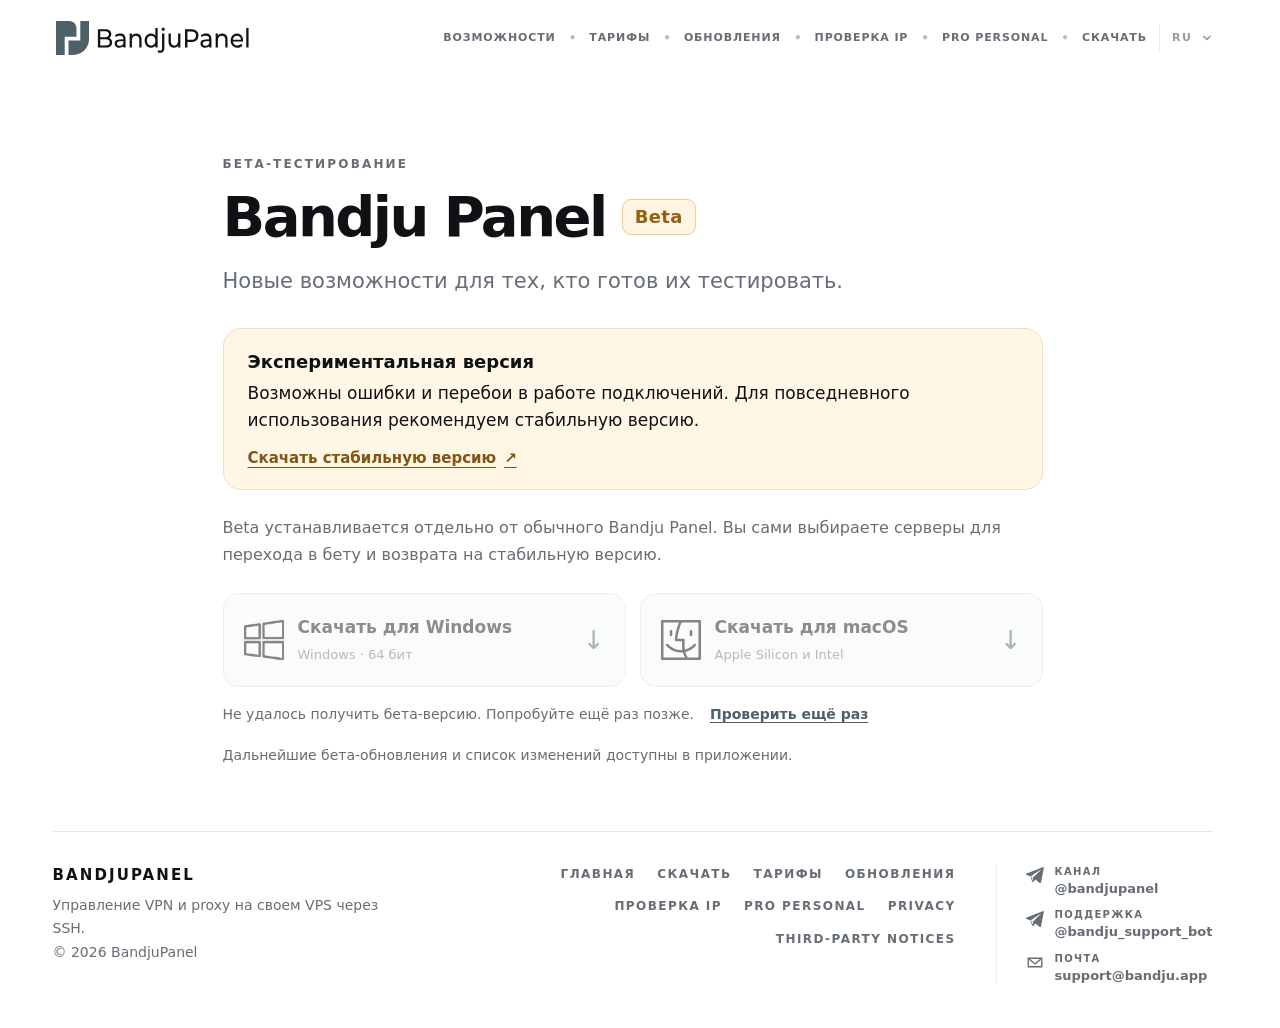
<file: beta/index.html>
<!DOCTYPE html>
<html lang="ru">
  <head>
    <meta charset="utf-8">
    <meta name="viewport" content="width=device-width, initial-scale=1">
    <title>Bandju Panel Beta — скачать</title>
    <meta name="description" content="Экспериментальная версия Bandju Panel для участников бета-тестирования.">
    <meta name="robots" content="noindex, nofollow">
    <meta name="theme-color" content="#ffffff">
    <link rel="canonical" href="https://bandju.app/beta/">
    <link rel="icon" type="image/svg+xml" href="/assets/brand/fav-bandju.svg">
    <link rel="stylesheet" href="/assets/site.css?v=98cfa1f506">
  </head>
  <body class="site-page site-beta site-lang-ru">
    <main class="page">
      <!-- shared-header:start --><div class="header-shell">
  <header class="header">
    <a class="brand" href="/" aria-label="BandjuPanel">
      <img src="/assets/brand/logo-bandju.svg" alt="BandjuPanel" width="200" height="29">
    </a>
    <div class="header-actions">
      <nav class="menu" id="site-menu" aria-label="Главное меню">
        <a class="menu-link" href="/#features">Возможности</a>
        <span class="menu-divider" aria-hidden="true">•</span>
        <a class="menu-link" href="/#pricing">Тарифы</a>
        <span class="menu-divider" aria-hidden="true">•</span>
        <a class="menu-link" href="/changelog/">Обновления</a>
        <span class="menu-divider" aria-hidden="true">•</span>
        <a class="menu-link" href="/check-ip/">Проверка IP</a>
        <span class="menu-divider" aria-hidden="true">•</span>
        <a class="menu-link" href="/pro/">Pro Personal</a>
        <span class="menu-divider" aria-hidden="true">•</span>
        <a class="menu-link" href="/download/">Скачать</a>
      </nav>
      <div class="lang-switch" role="group" aria-label="Language switcher">
        <button class="lang-trigger" type="button" aria-haspopup="true" aria-expanded="false" aria-controls="lang-menu">
          <span data-lang-current>RU</span>
          <span class="lang-trigger-icon" aria-hidden="true">
            <svg viewBox="0 0 12 12" fill="none">
              <path d="M3 4.5 6 7.5 9 4.5"></path>
            </svg>
          </span>
        </button>
        <div class="lang-menu" id="lang-menu" role="menu" aria-label="Select language">
          <a class="lang-option is-active" href="/beta/" role="menuitemradio" aria-checked="true" hreflang="ru">
              <span>Русский</span>
              <span class="lang-option-check" aria-hidden="true">✓</span>
            </a><a class="lang-option" href="/en/beta/" role="menuitemradio" aria-checked="false" hreflang="en">
              <span>English</span>
              <span class="lang-option-check" aria-hidden="true">✓</span>
            </a>
        </div>
      </div>
      <button class="menu-toggle" type="button" aria-controls="site-menu" aria-label="Открыть меню" aria-expanded="false">
        <span aria-hidden="true"></span>
        <span aria-hidden="true"></span>
        <span aria-hidden="true"></span>
      </button>
    </div>
  </header>
</div>
<!-- shared-header:end -->
      <section class="beta-hero" aria-labelledby="beta-title">
        <p class="beta-kicker">Бета-тестирование</p>
        <h1 id="beta-title">Bandju Panel <span class="beta-badge">Beta</span></h1>
        <p class="beta-lead">Новые возможности для тех, кто готов их тестировать.</p>
        <div class="beta-warning">
          <strong>Экспериментальная версия</strong>
          <p>Возможны ошибки и перебои в работе подключений. Для повседневного использования рекомендуем стабильную версию.</p>
          <a href="/download/">Скачать стабильную версию <span aria-hidden="true">↗</span></a>
        </div>
        <p class="beta-separate">Beta устанавливается отдельно от обычного Bandju Panel. Вы сами выбираете серверы для перехода в бету и возврата на стабильную версию.</p>
        <div class="beta-downloads">
          <a class="beta-download" data-beta-platform="windows" aria-disabled="true">
            <img src="/assets/icons/icons-win.svg" width="40" height="40" alt="">
            <span><strong>Скачать для Windows</strong><small>Windows · 64 бит</small></span>
            <span class="beta-download-arrow" aria-hidden="true">↓</span>
          </a>
          <a class="beta-download" data-beta-platform="macos" aria-disabled="true">
            <img src="/assets/icons/icons-mac.svg" width="40" height="40" alt="">
            <span><strong>Скачать для macOS</strong><small>Apple Silicon и Intel</small></span>
            <span class="beta-download-arrow" aria-hidden="true">↓</span>
          </a>
        </div>
        <div class="beta-release-status" aria-live="polite" aria-busy="true">
          <p data-beta-status data-loading="Проверяем доступность бета-версии…" data-ready="Доступна бета-версия" data-failed="Не удалось получить бета-версию. Попробуйте ещё раз позже.">Проверяем доступность бета-версии…</p>
          <button class="beta-retry" type="button" data-beta-retry hidden>Проверить ещё раз</button>
        </div>
        <p class="beta-app-updates">Дальнейшие бета-обновления и список изменений доступны в приложении.</p>
        <noscript><p>Для получения ссылок на бета-версию включите JavaScript.</p></noscript>
      </section>
      <!-- shared-footer:start --><footer class="site-footer">
  <div>
    <p class="footer-brand">BandjuPanel</p>
    <p class="footer-copy">Управление VPN и proxy на своем VPS через SSH.</p>
    <p class="footer-meta">© 2026 BandjuPanel</p>
  </div>
  <nav class="footer-links" aria-label="Footer">
    <a class="footer-link" href="/">Главная</a>
    <a class="footer-link" href="/download/">Скачать</a>
    <a class="footer-link" href="/#pricing">Тарифы</a>
    <a class="footer-link" href="/changelog/">Обновления</a>
    <a class="footer-link" href="/check-ip/">Проверка IP</a>
    <a class="footer-link" href="/pro/">Pro Personal</a>
    <a class="footer-link" href="/privacy/">Privacy</a>
    <a class="footer-link" href="https://github.com/bandju/bandju-panel-releases/blob/main/THIRD_PARTY_NOTICES.md" target="_blank" rel="noreferrer noopener">Third-party notices</a>
  </nav>
  <div class="footer-contact">
    <a class="footer-contact-link" href="https://t.me/bandjupanel" target="_blank" rel="noreferrer noopener" aria-label="Канал в Telegram">
      <span class="footer-icon-link" aria-hidden="true">
        <svg xmlns="http://www.w3.org/2000/svg" width="18" height="17" fill="none" viewBox="0 0 18 17" aria-hidden="true" focusable="false">
          <path fill="currentColor" d="M16.62.131.67 6.59C-.201 6.857-.173 7.778.473 8l3.996 1.334 1.526 5.012c.186.55.334.756.655.76.333 0 .461-.125.808-.452.406-.408 1.023-1.049 2.001-2.064l4.16 3.29c.764.451 1.316.217 1.507-.76l2.606-13.79c.28-1.199-.379-1.555-1.11-1.2ZM5.095 9.028l9.086-6.096c.445-.321.587.038.386.285L7.026 10.47l-.387 3.62-1.544-5.06Z"></path>
        </svg>
      </span>
      <span class="footer-contact-copy">
        <span class="footer-contact-label">Канал</span>
        <span class="footer-contact-value">@bandjupanel</span>
      </span>
    </a>
    <a class="footer-contact-link" href="https://t.me/bandju_support_bot" target="_blank" rel="noreferrer noopener" aria-label="Поддержка в Telegram">
      <span class="footer-icon-link" aria-hidden="true">
        <svg xmlns="http://www.w3.org/2000/svg" width="18" height="17" fill="none" viewBox="0 0 18 17" aria-hidden="true" focusable="false">
          <path fill="currentColor" d="M16.62.131.67 6.59C-.201 6.857-.173 7.778.473 8l3.996 1.334 1.526 5.012c.186.55.334.756.655.76.333 0 .461-.125.808-.452.406-.408 1.023-1.049 2.001-2.064l4.16 3.29c.764.451 1.316.217 1.507-.76l2.606-13.79c.28-1.199-.379-1.555-1.11-1.2ZM5.095 9.028l9.086-6.096c.445-.321.587.038.386.285L7.026 10.47l-.387 3.62-1.544-5.06Z"></path>
        </svg>
      </span>
      <span class="footer-contact-copy">
        <span class="footer-contact-label">Поддержка</span>
        <span class="footer-contact-value">@bandju_support_bot</span>
      </span>
    </a>
    <a class="footer-contact-link" href="mailto:support@bandju.app" target="_blank" rel="noreferrer noopener" aria-label="Email">
      <span class="footer-icon-link" aria-hidden="true">
        <svg xmlns="http://www.w3.org/2000/svg" width="18" height="17" fill="none" viewBox="0 0 18 17" aria-hidden="true" focusable="false">
          <path d="M2.25 4.25h13.5v8.5H2.25z" stroke="currentColor" stroke-width="1.35" rx="1.8"></path>
          <path d="m3.4 5.35 5.02 4.11a.9.9 0 0 0 1.16 0l5.02-4.11" stroke="currentColor" stroke-width="1.35" stroke-linecap="round" stroke-linejoin="round"></path>
        </svg>
      </span>
      <span class="footer-contact-copy">
        <span class="footer-contact-label">Почта</span>
        <span class="footer-contact-value">support@bandju.app</span>
      </span>
    </a>
  </div>
</footer>
<!-- shared-footer:end -->
    </main>
    <script type="module">const p="1PWTN9P55_zMQnucv14XnfZJDsQX021d-JKT93yJcyY",E=["/releases/beta/latest.json","https://updates.bandju.app/beta/latest.json","https://raw.githubusercontent.com/bandju/bandju-panel-releases/refs/heads/main/beta/latest.json"];function m(e){const t=e.trim().replace(/^ed25519:\s*/,"").replace(/-/g,"+").replace(/_/g,"/");return Uint8Array.from(atob(t),n=>n.charCodeAt(0))}function A(e){const t=e?.launcher?.version;if(e?.channel!=="beta"||!/^2\.(0|[1-9]\d*)\.(0|[1-9]\d*)$/.test(t)||e.version!==t)throw new Error("Invalid beta release.");const n=`https://github.com/bandju/bandju-panel-releases/releases/download/v${t}-beta/`,r={windows:`Bandju-Panel-Beta_${t}_windows_x64_setup.exe`,macos:`Bandju-Panel-Beta_${t}_universal.dmg`},s={};for(const[o,c]of Object.entries(r)){const a=e.launcher.downloads?.[o];if(a?.url!==n+c||!/^[a-f0-9]{64}$/.test(a?.sha256||""))throw new Error("Invalid beta installer.");s[o]=a.url}return{version:t,downloads:s}}async function L(e,t,n=p){const r=await crypto.subtle.importKey("raw",m(n),"Ed25519",!1,["verify"]);if(!await crypto.subtle.verify("Ed25519",r,m(t),e))throw new Error("Invalid release signature.");return A(JSON.parse(new TextDecoder("utf-8",{fatal:!0}).decode(e)))}async function S(e,t){if(!e.ok||Number(e.headers.get("content-length"))>t)throw new Error("Release source unavailable.");const n=e.body.getReader(),r=[];let s=0;try{for(;;){const{done:a,value:i}=await n.read();if(a)break;if(s+=i.length,s>t)throw new Error("Release response too large.");r.push(i)}}finally{await n.cancel()}const o=new Uint8Array(s);let c=0;for(const a of r)o.set(a,c),c+=a.length;return o}async function k({fetchImpl:e=fetch,urls:t=E,publicKey:n=p}={}){for(const r of t){const s=new AbortController,o=setTimeout(()=>s.abort(),4e3),c=async(a,i)=>S(await e(a,{cache:"no-store",signal:s.signal}),i);try{const[a,i]=await Promise.all([c(r,1048576),c(`${r}.sig`,4096)]);return await L(a,new TextDecoder().decode(i),n)}catch{}finally{clearTimeout(o),s.abort()}}throw new Error("No verified beta release available.")}const w=[...document.querySelectorAll("[data-beta-platform]")],l=document.querySelector("[data-beta-status]"),b=document.querySelector("[data-beta-retry]"),h=document.querySelector(".beta-release-status");async function v(){b.hidden=!0,h.setAttribute("aria-busy","true"),l.textContent=l.dataset.loading;for(const e of w)e.removeAttribute("href"),e.setAttribute("aria-disabled","true");try{const e=await k();for(const t of w)t.href=e.downloads[t.dataset.betaPlatform],t.removeAttribute("aria-disabled");l.textContent=`${l.dataset.ready} ${e.version}`}catch{l.textContent=l.dataset.failed,b.hidden=!1}finally{h.setAttribute("aria-busy","false")}}b.addEventListener("click",v);v();const g=document.querySelector(".header"),_=document.querySelector(".lang-switch"),d=document.querySelector(".lang-trigger"),y=document.getElementById("lang-menu"),u=document.querySelector(".menu-toggle");function f(){d.classList.remove("is-open"),d.setAttribute("aria-expanded","false"),y.classList.remove("is-open"),g.classList.remove("is-menu-open"),u.setAttribute("aria-expanded","false")}d.addEventListener("click",()=>{const e=!y.classList.contains("is-open");f(),d.classList.toggle("is-open",e),d.setAttribute("aria-expanded",String(e)),y.classList.toggle("is-open",e)});u.addEventListener("click",()=>{const e=!g.classList.contains("is-menu-open");f(),g.classList.toggle("is-menu-open",e),u.setAttribute("aria-expanded",String(e))});document.addEventListener("click",e=>{!_.contains(e.target)&&!u.contains(e.target)&&f()});document.addEventListener("keydown",e=>{e.key==="Escape"&&f()});</script>
  </body>
</html>
</file>
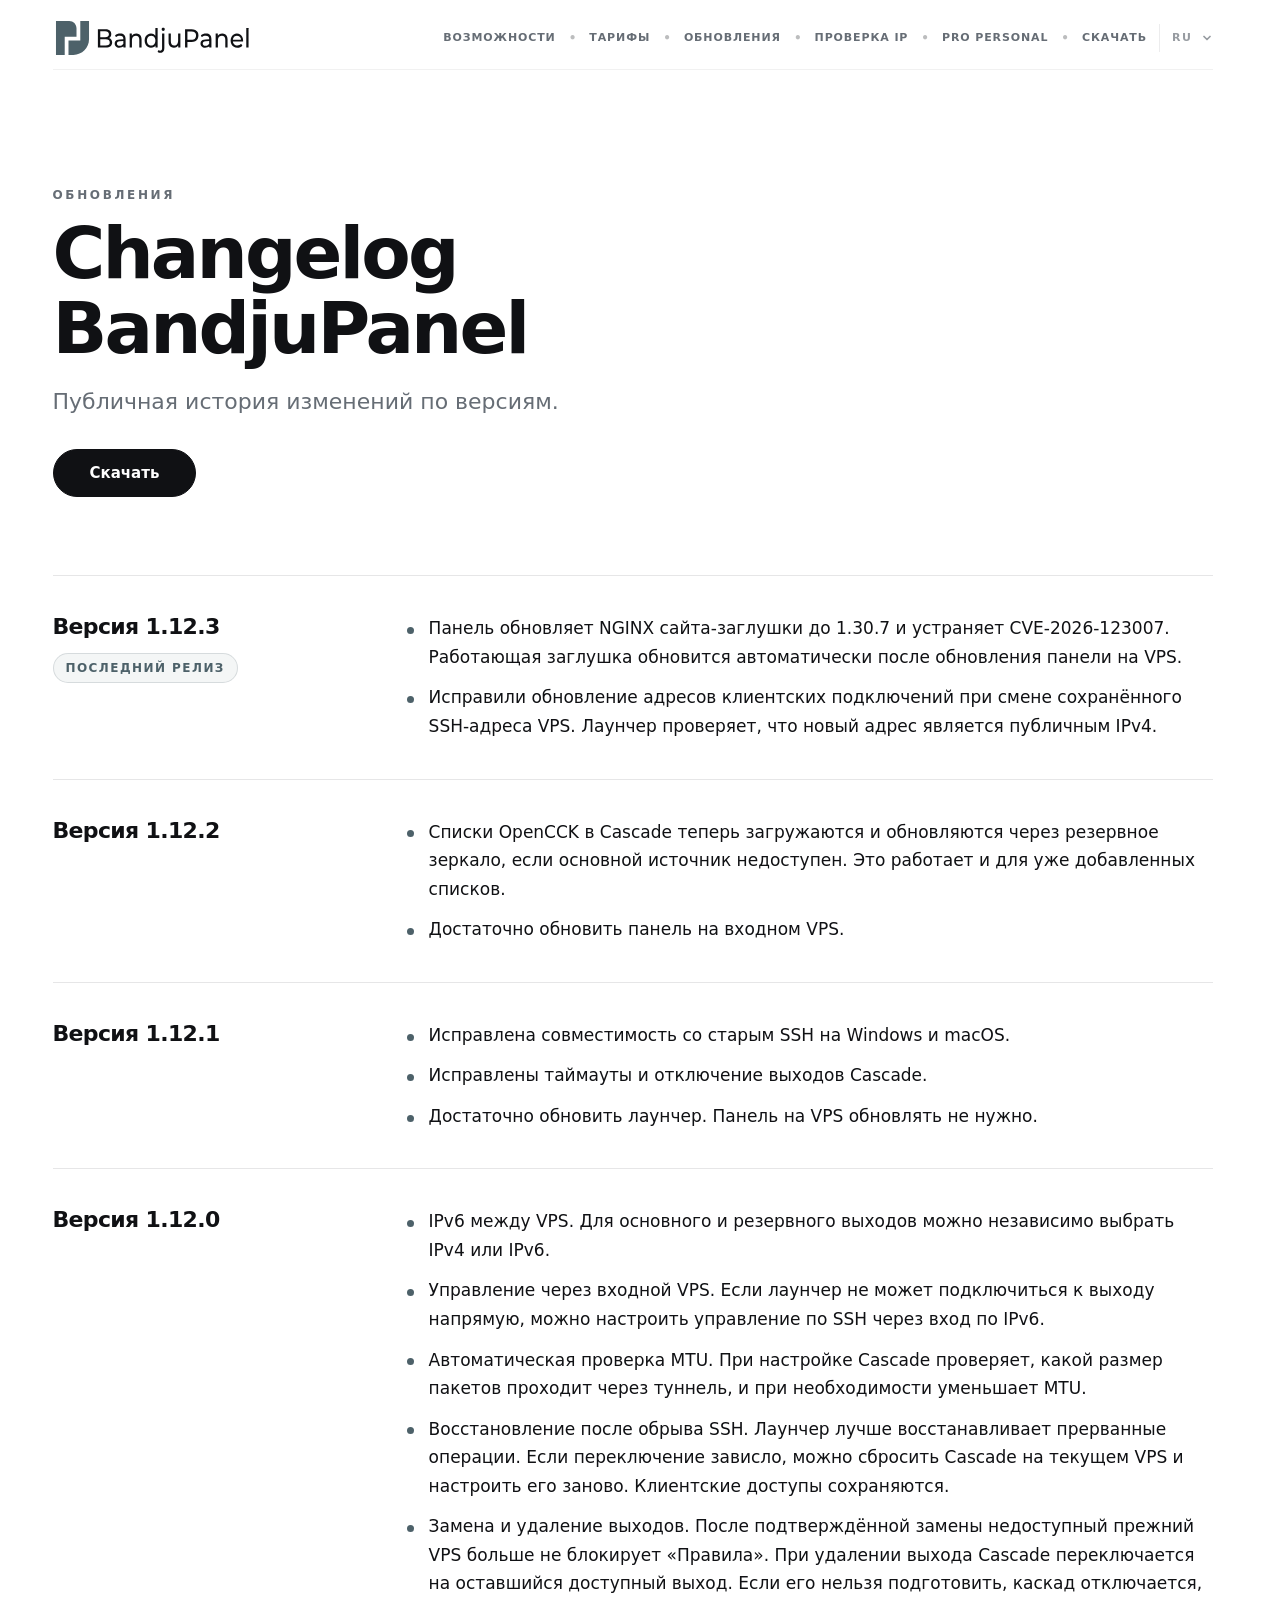
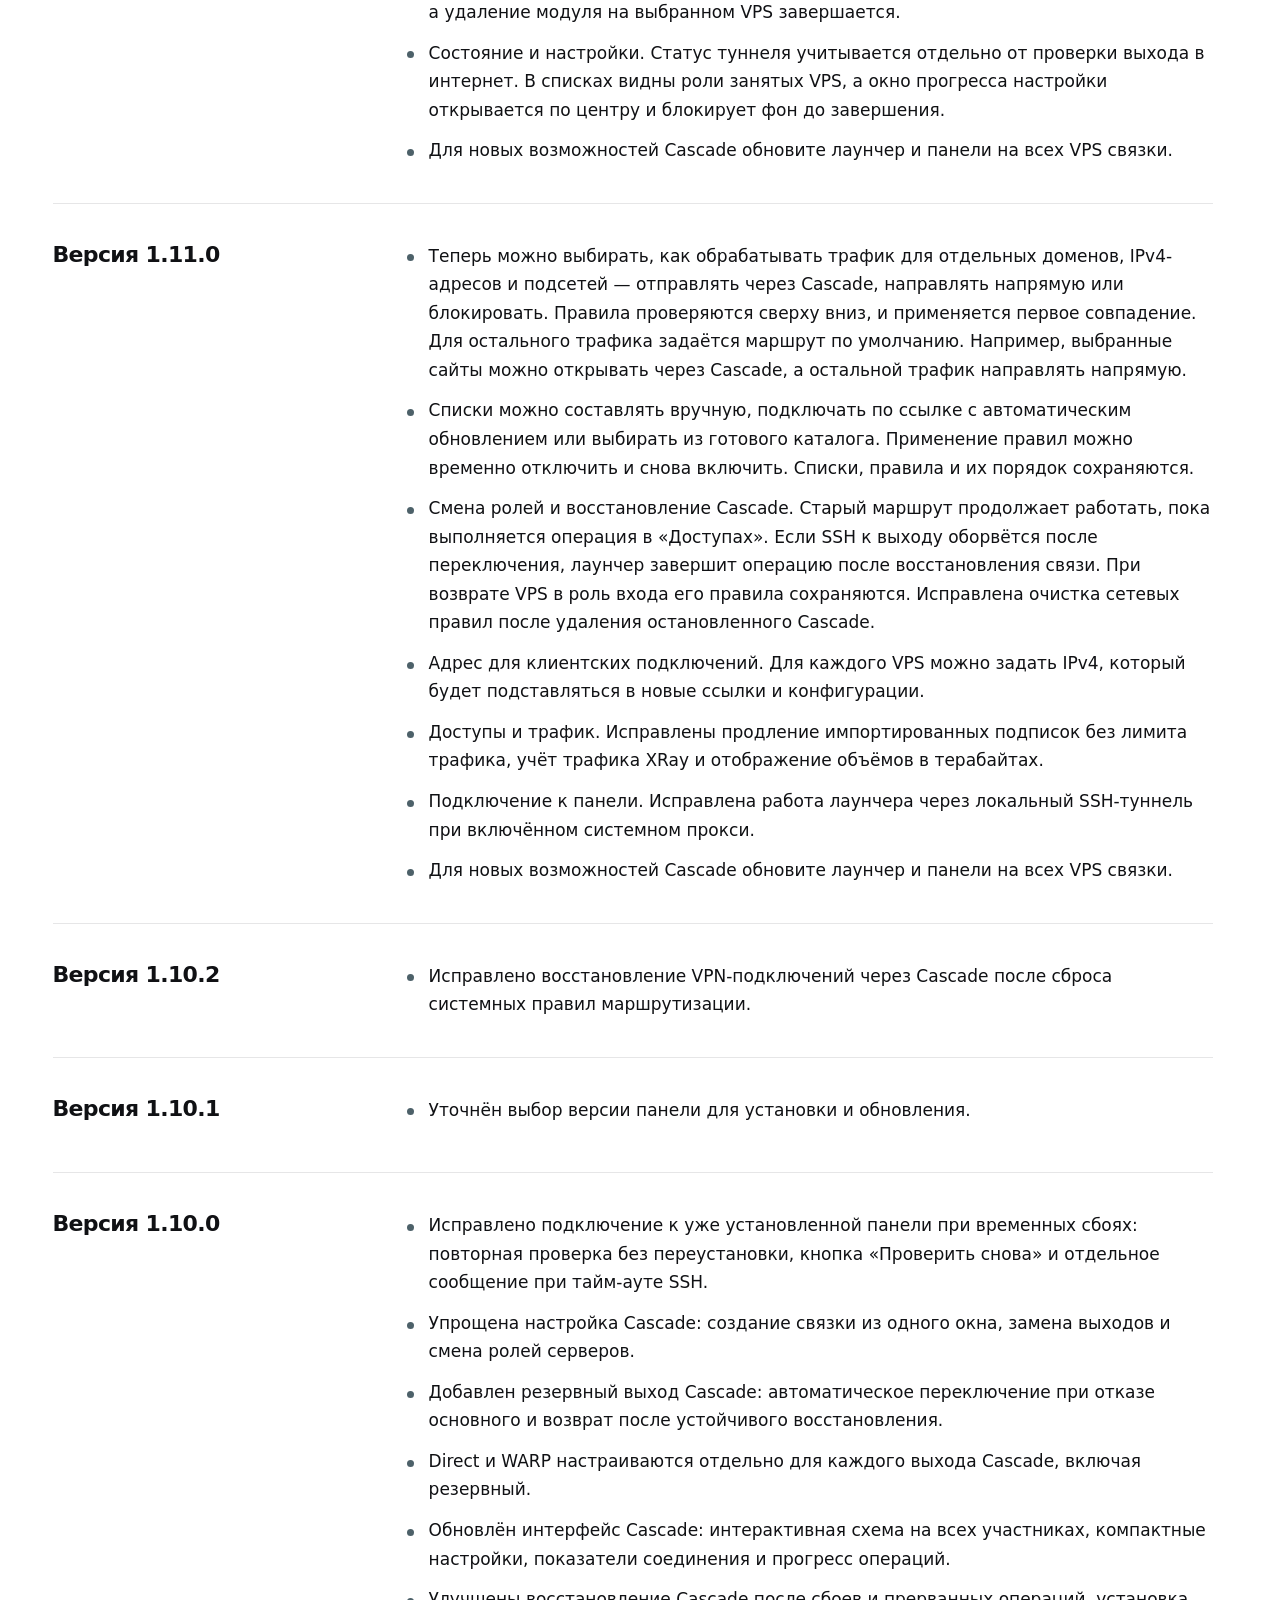
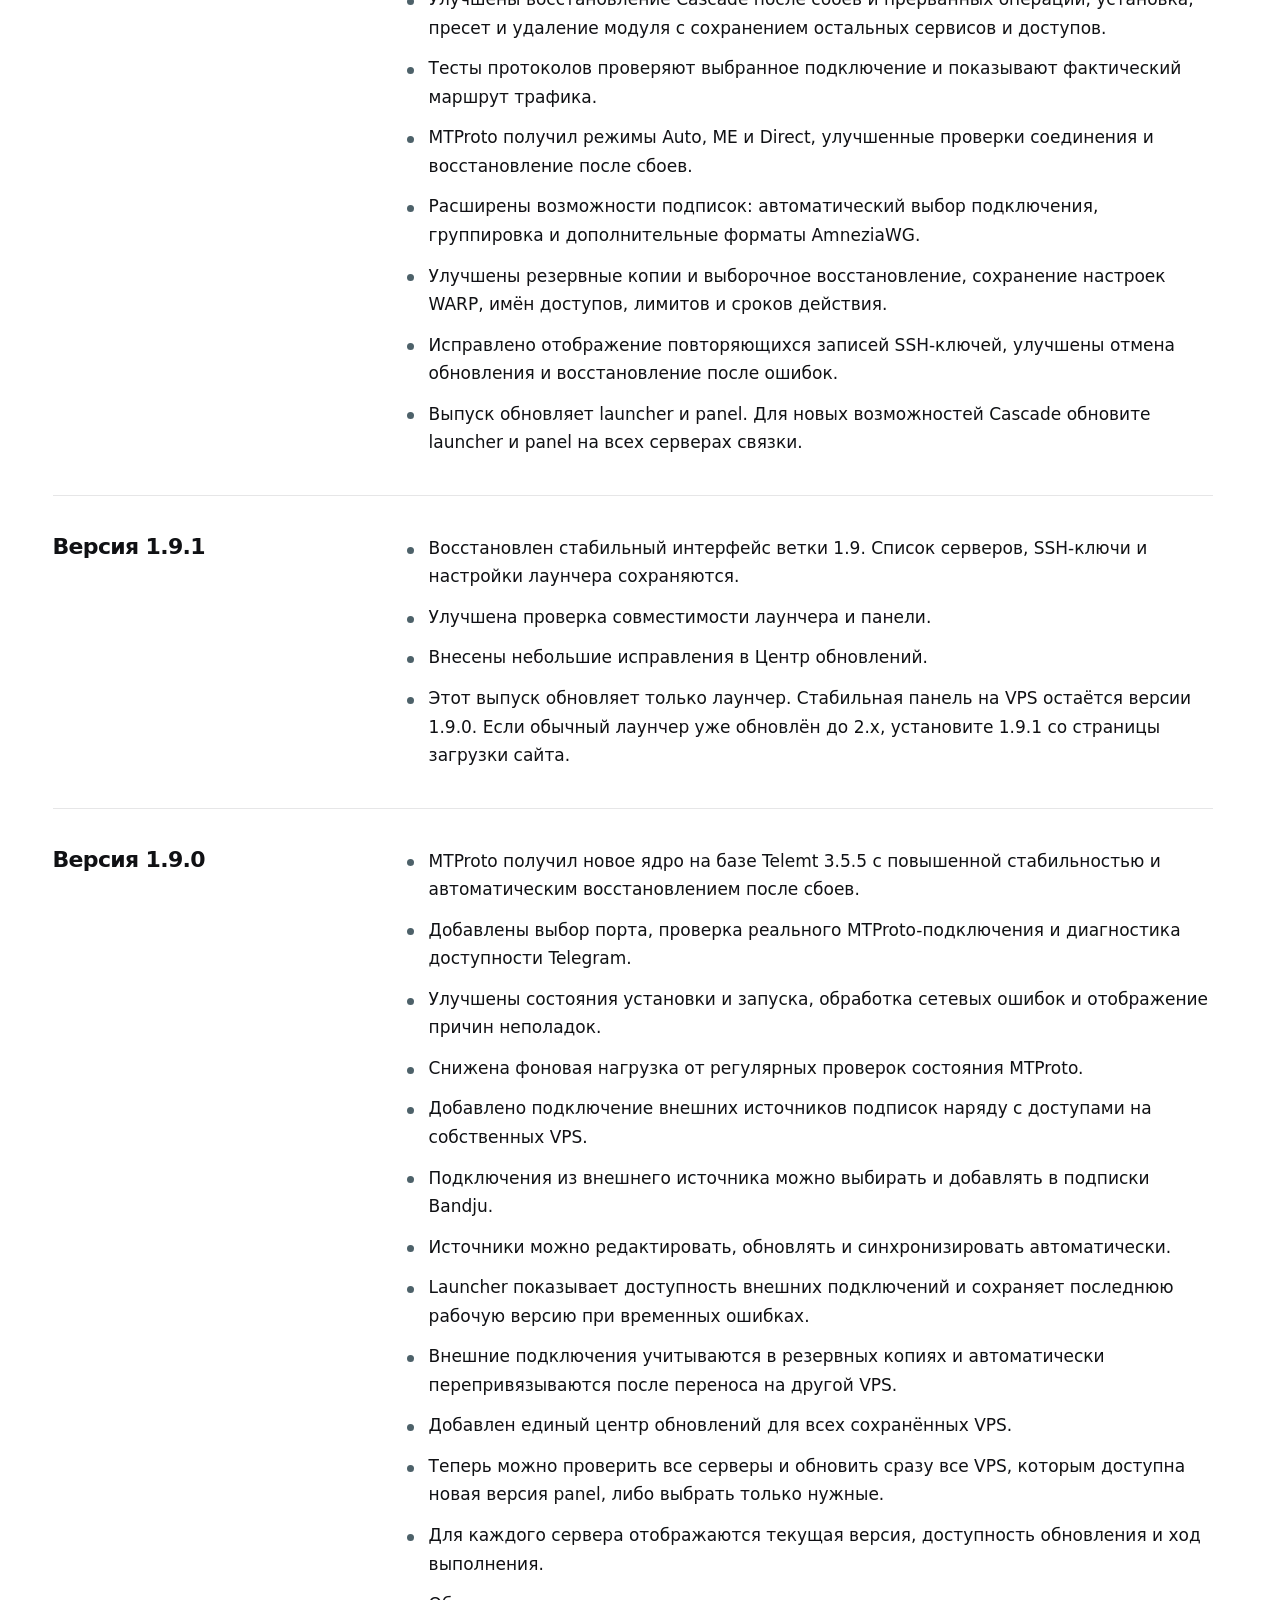
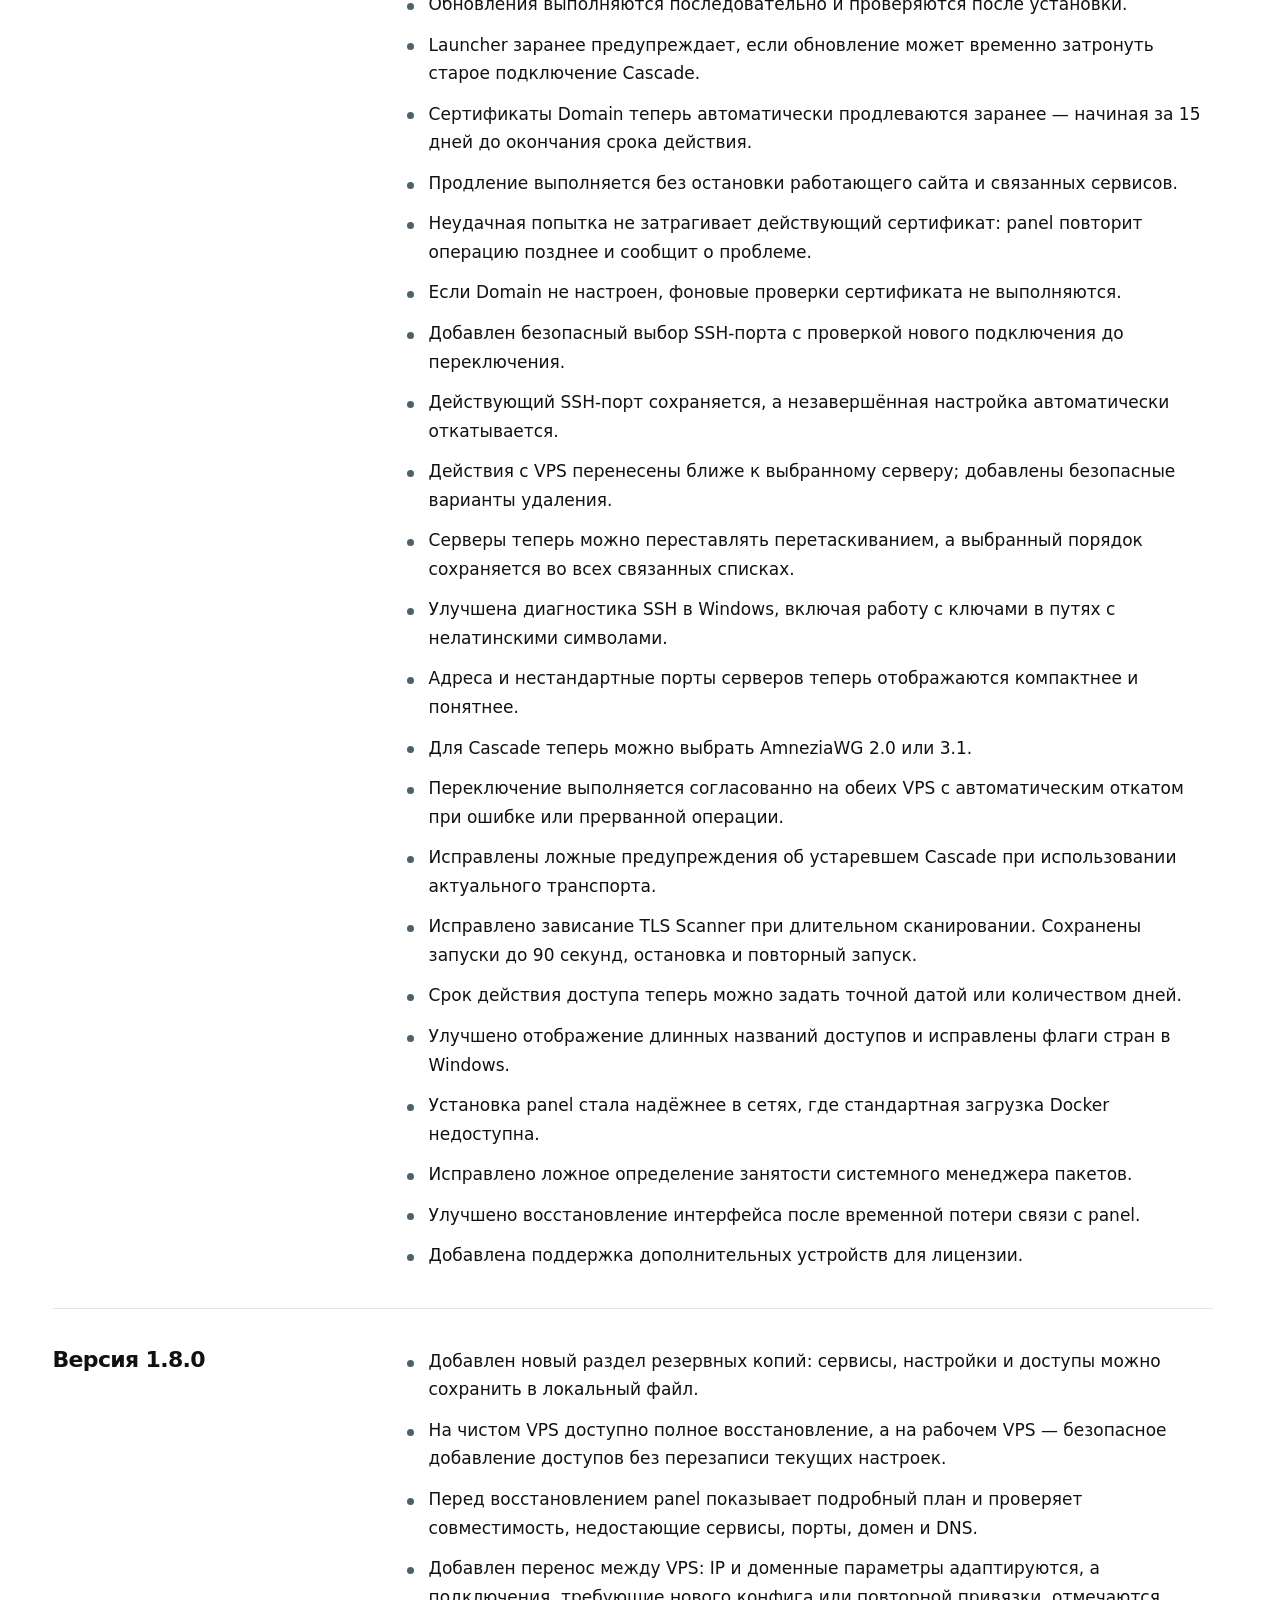
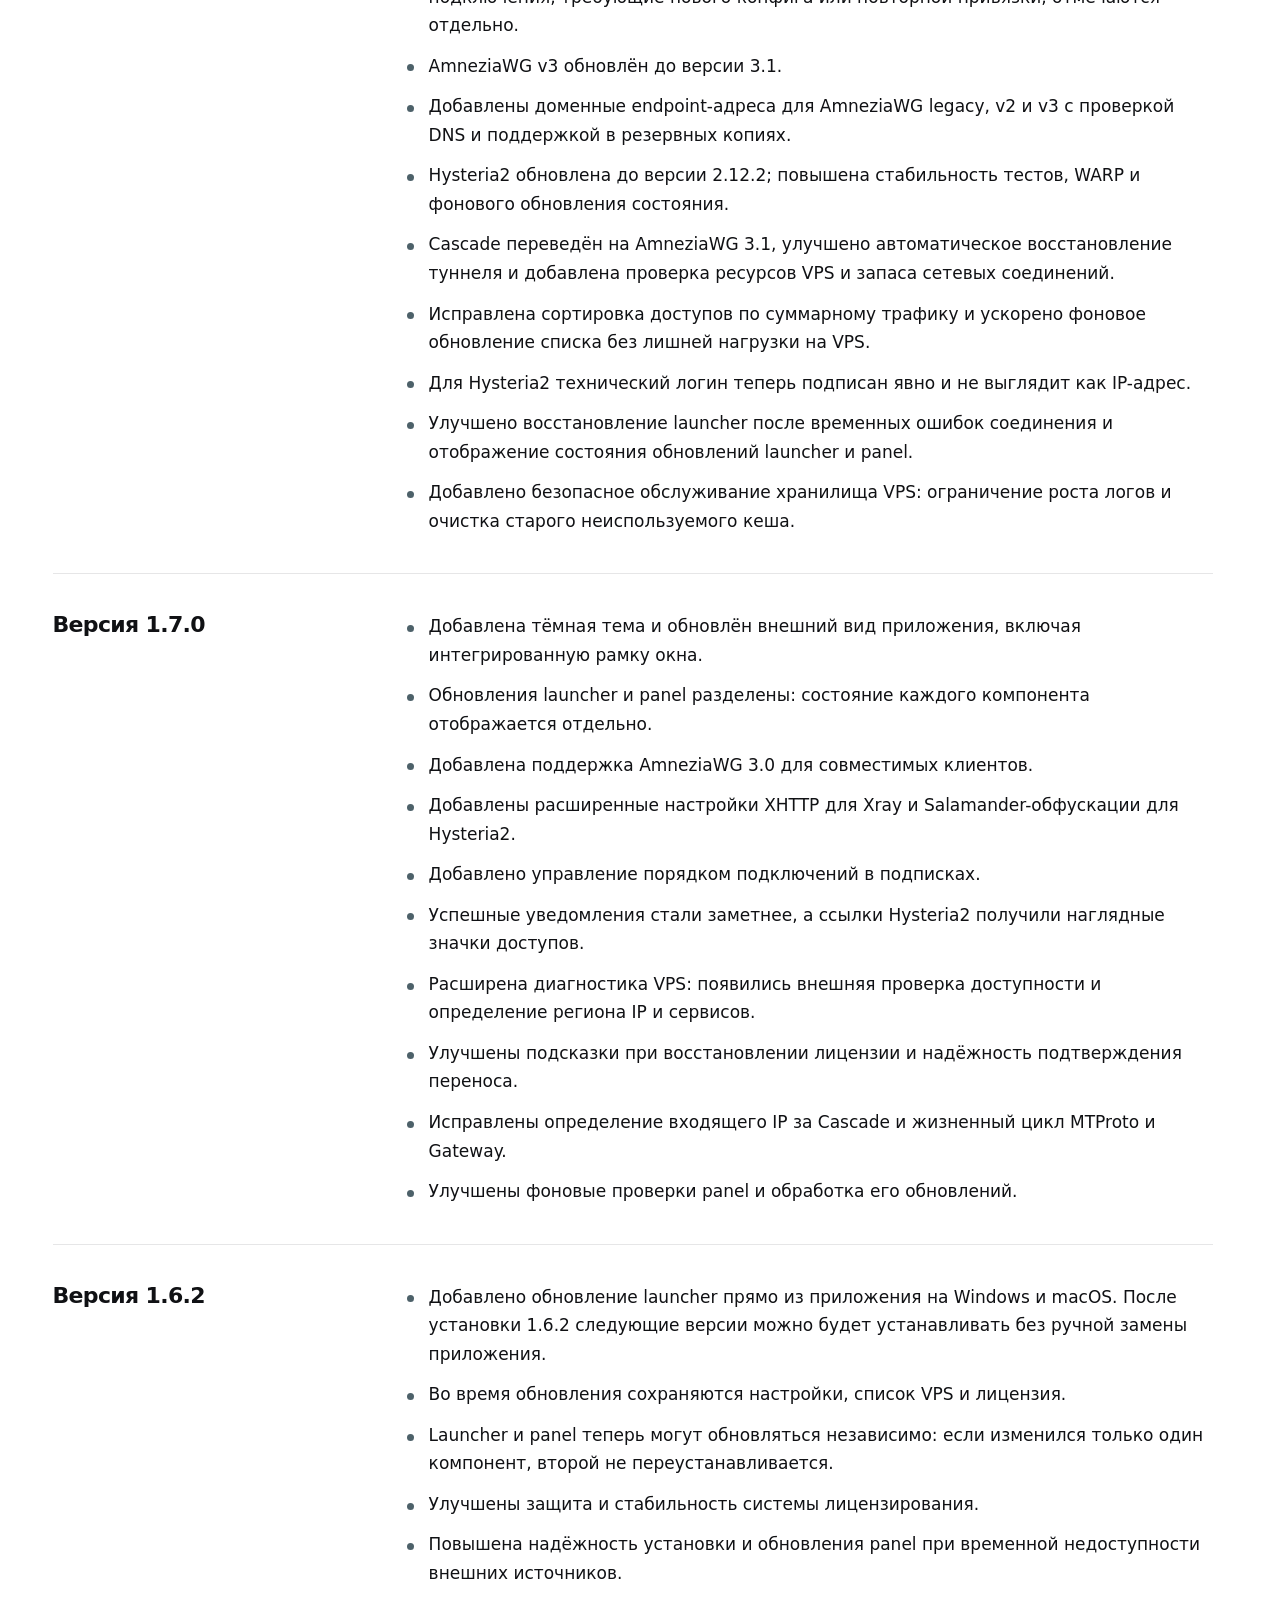
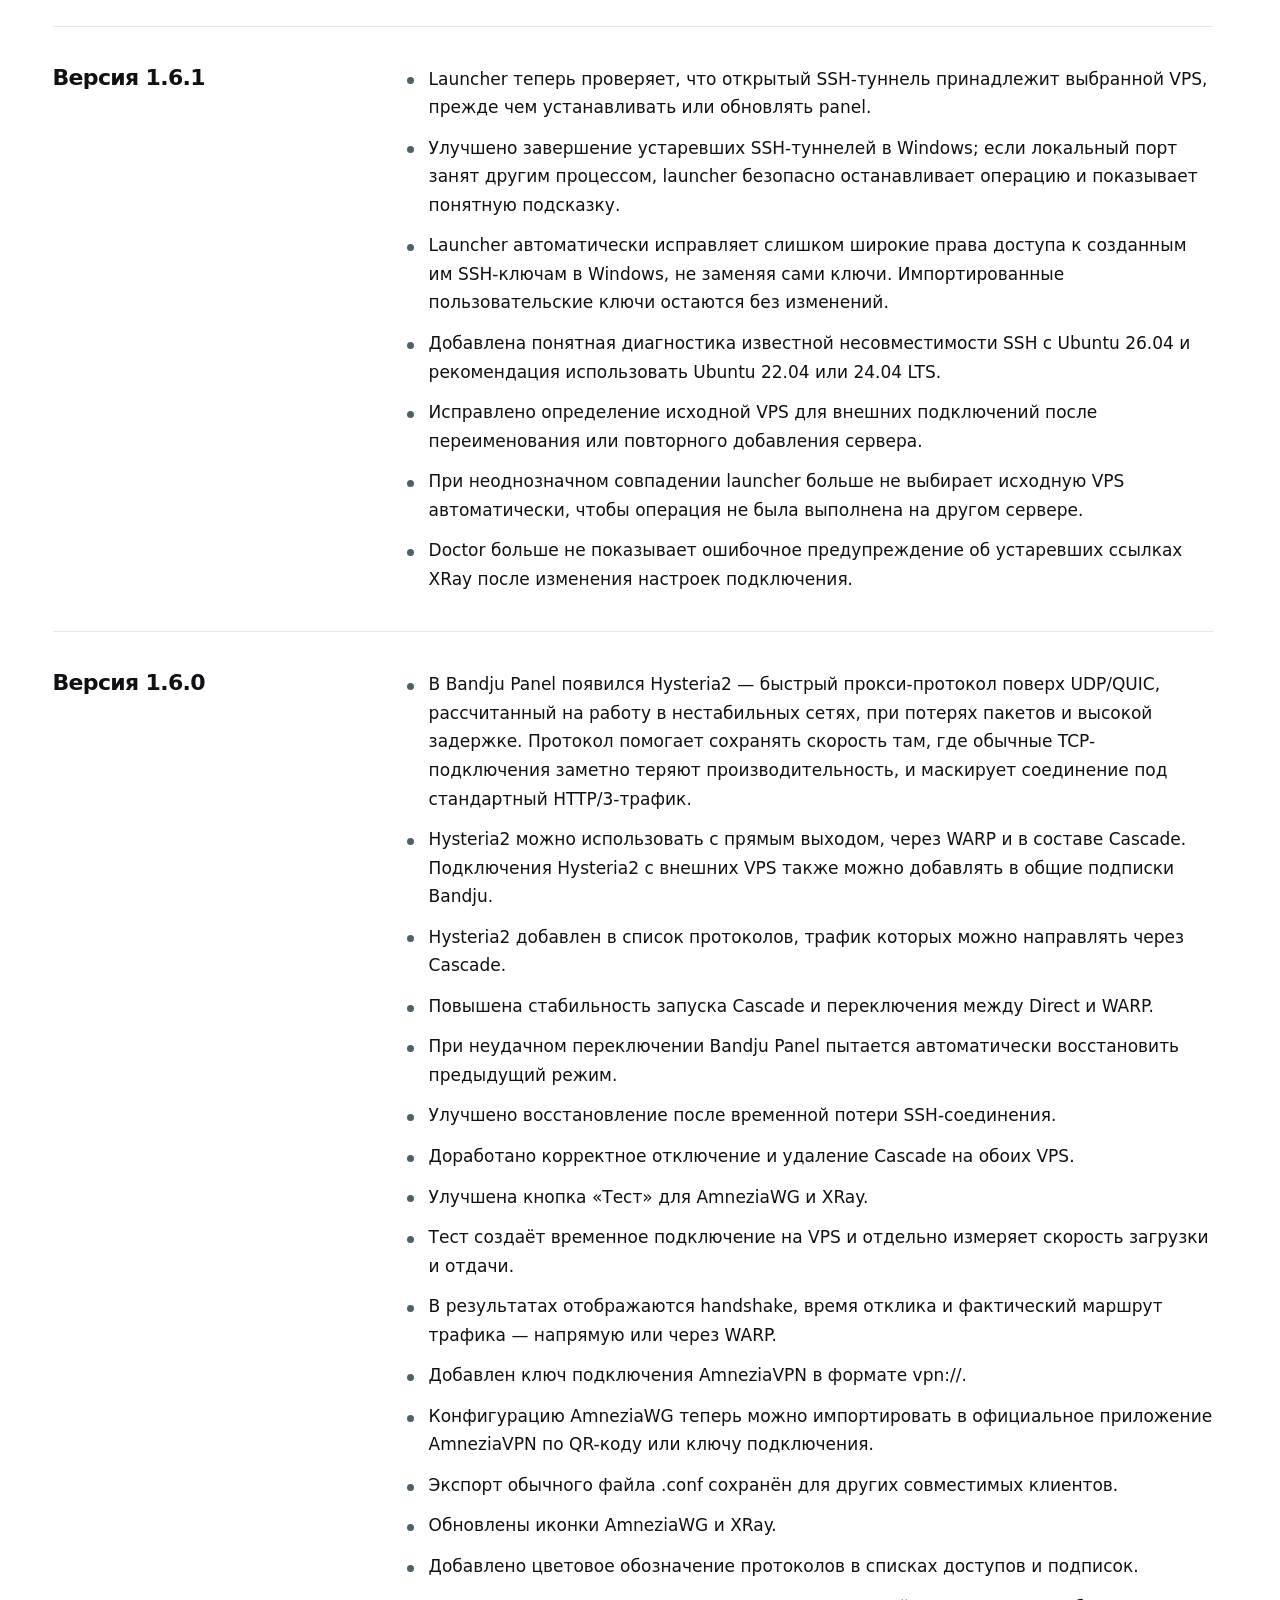
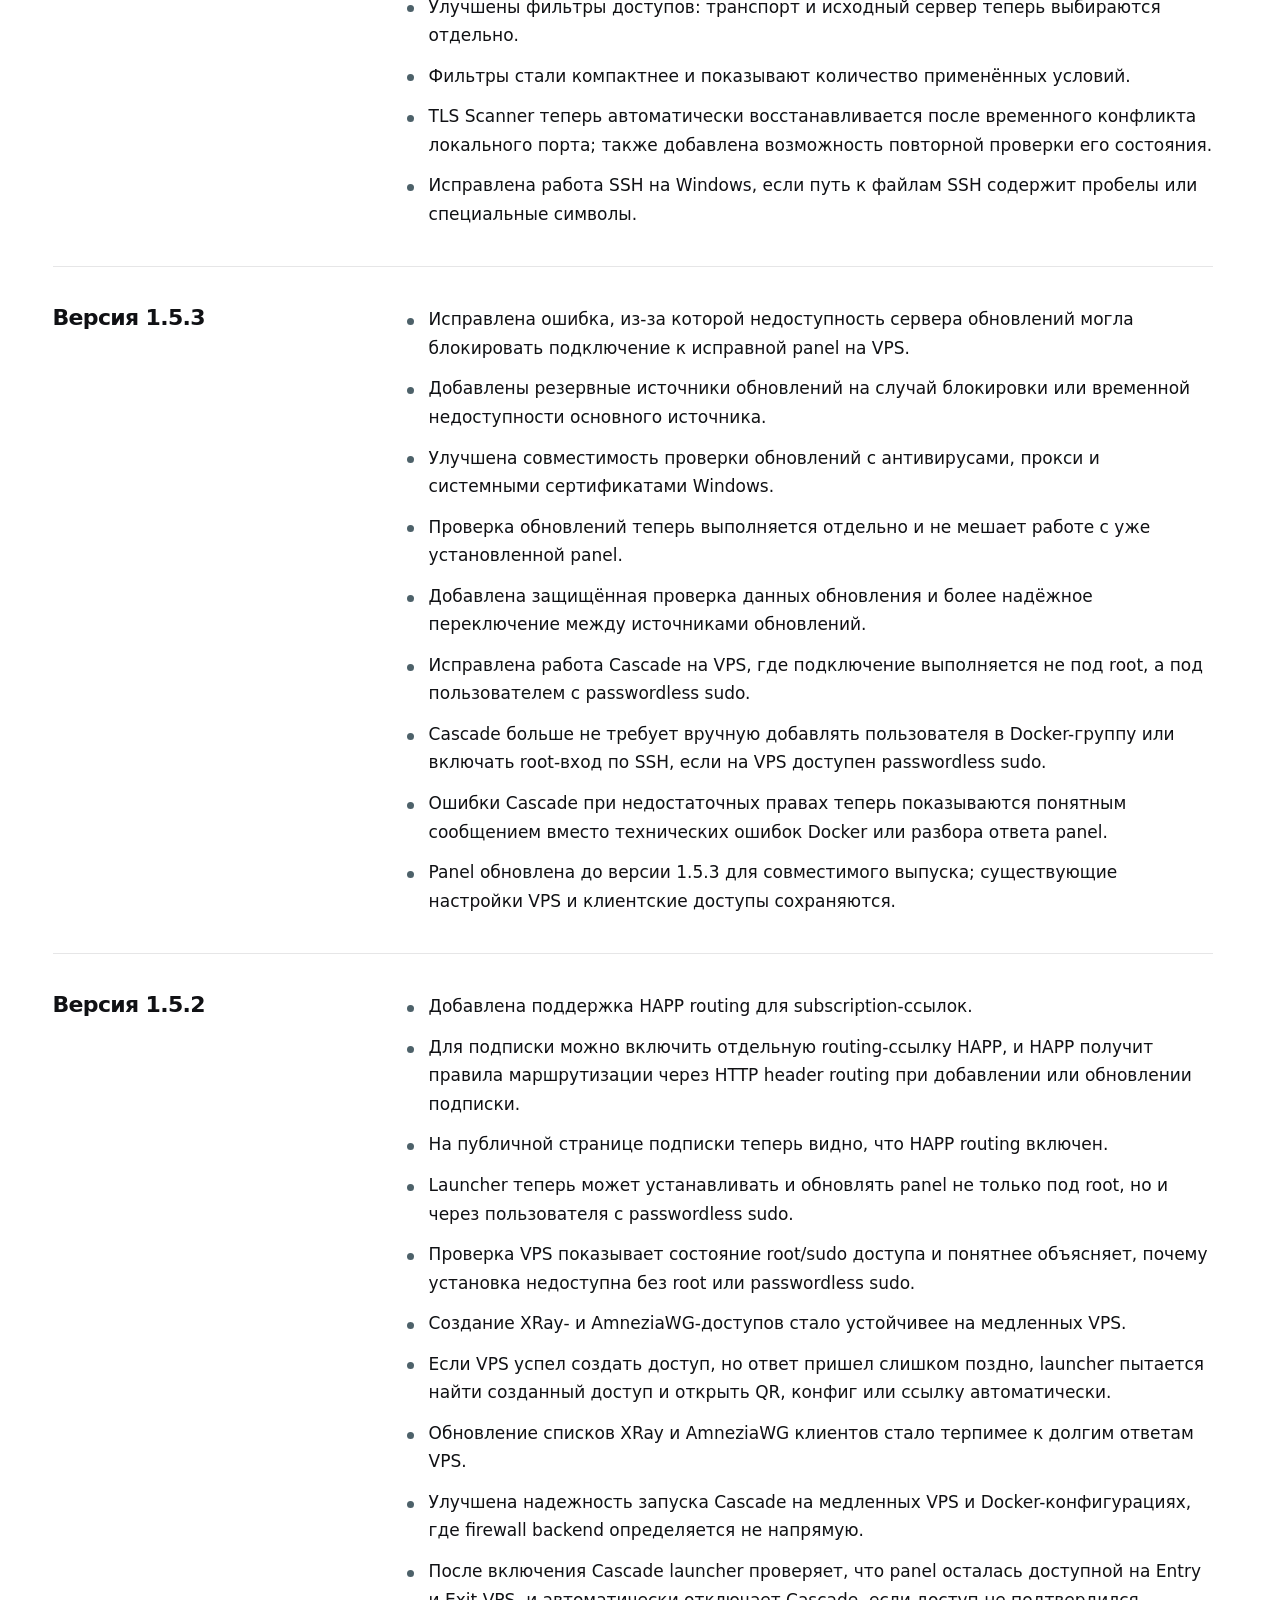
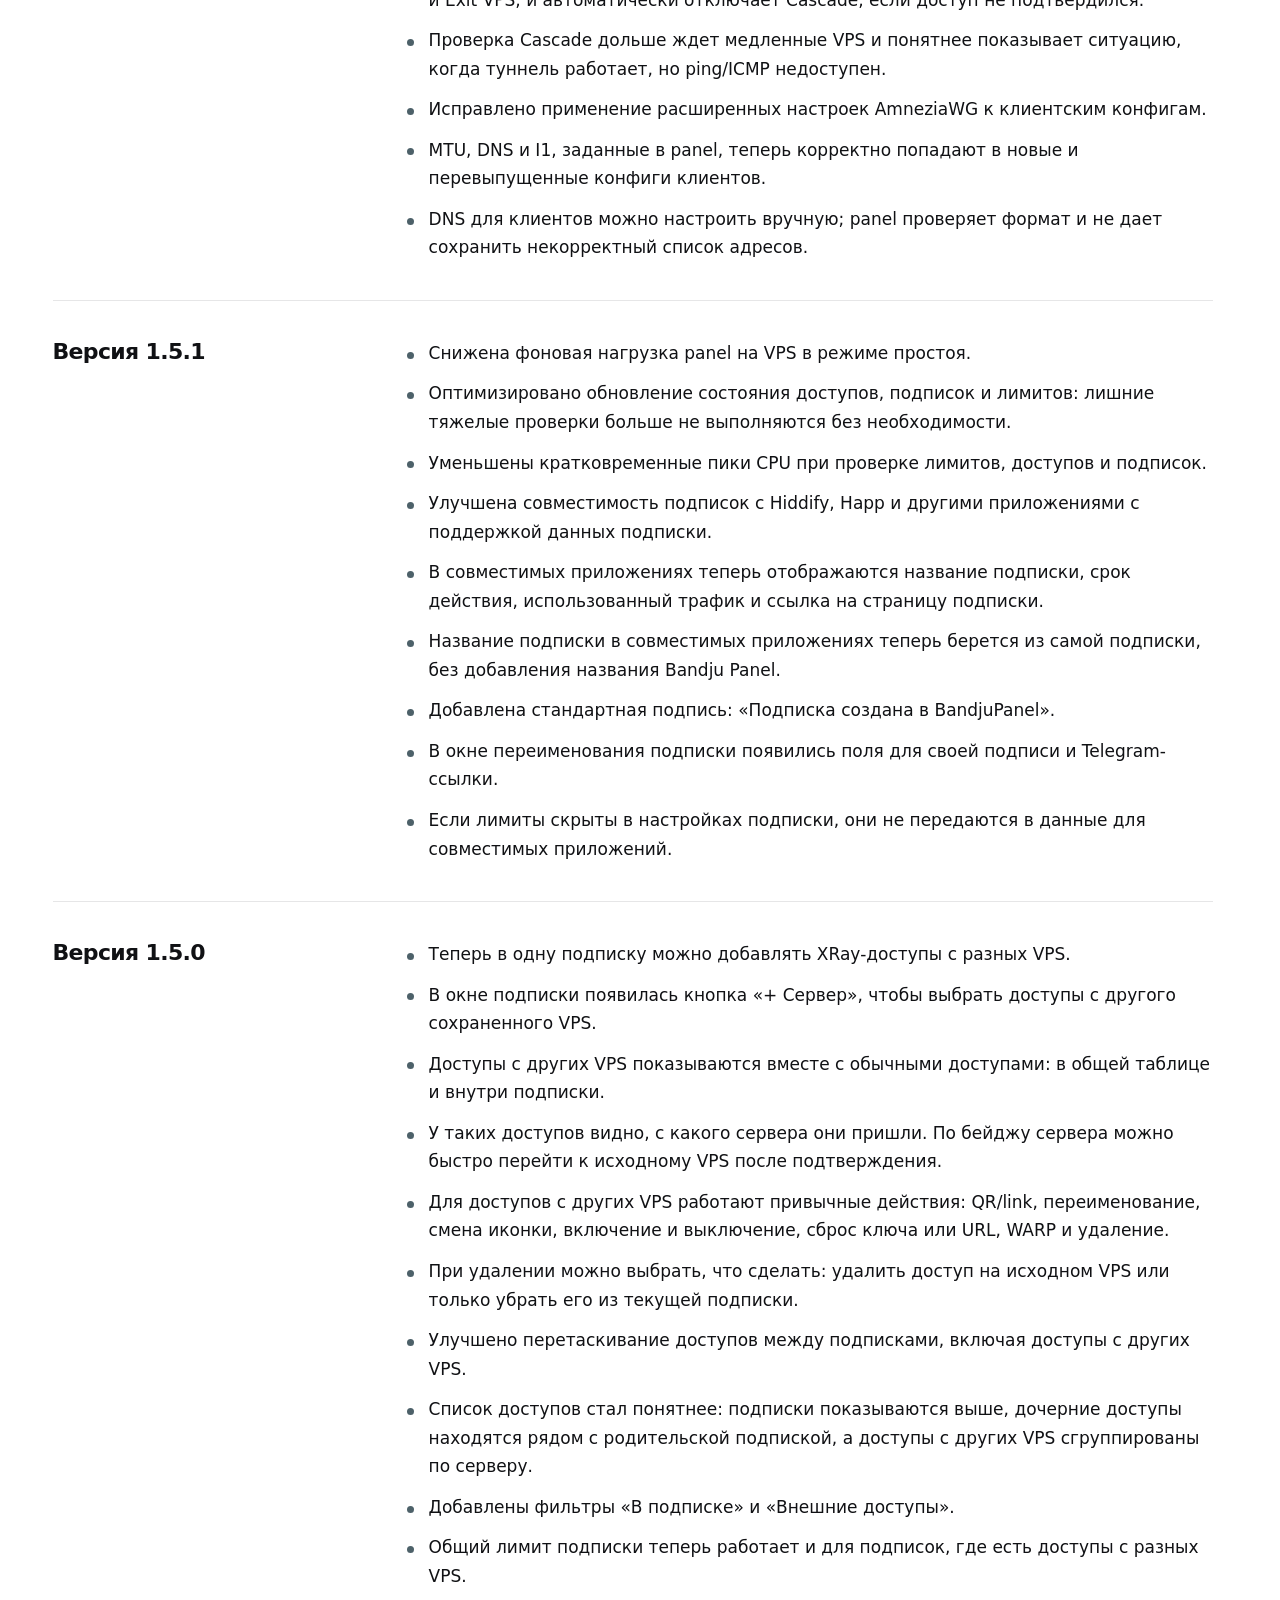
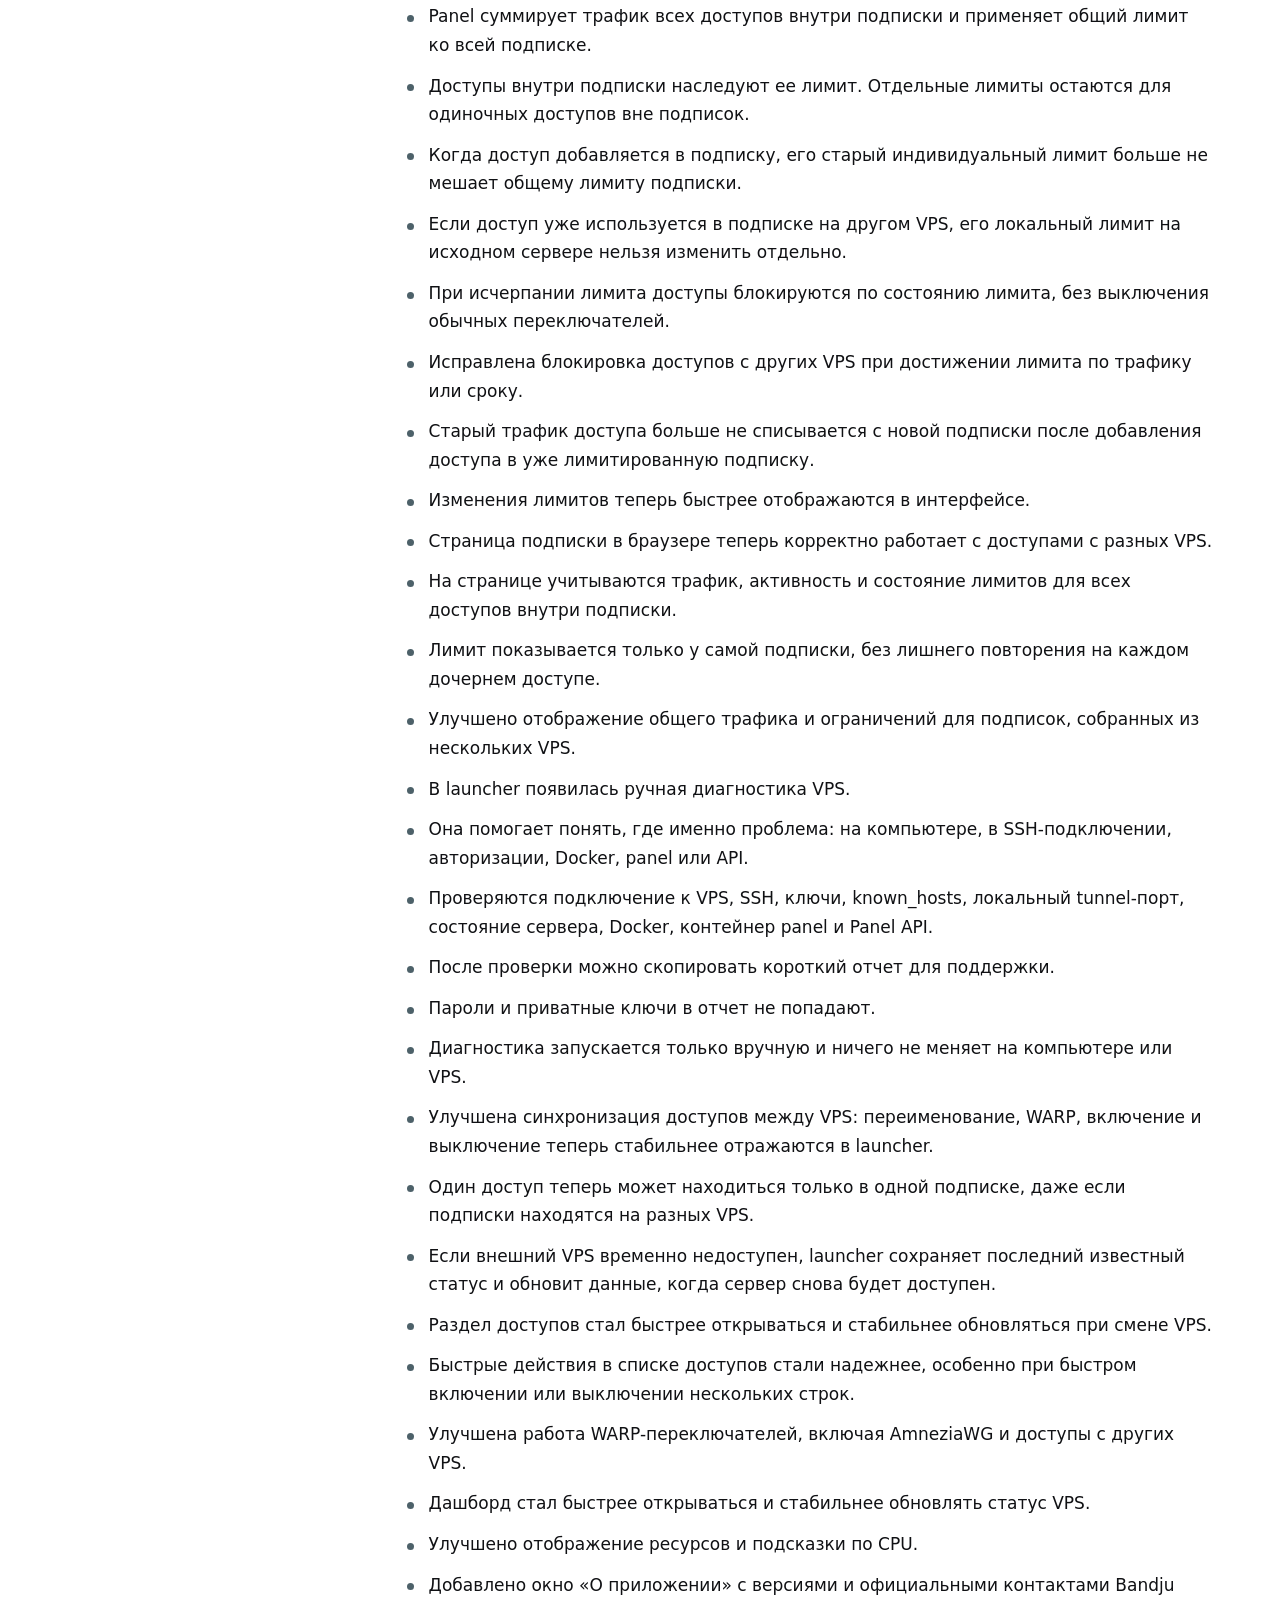
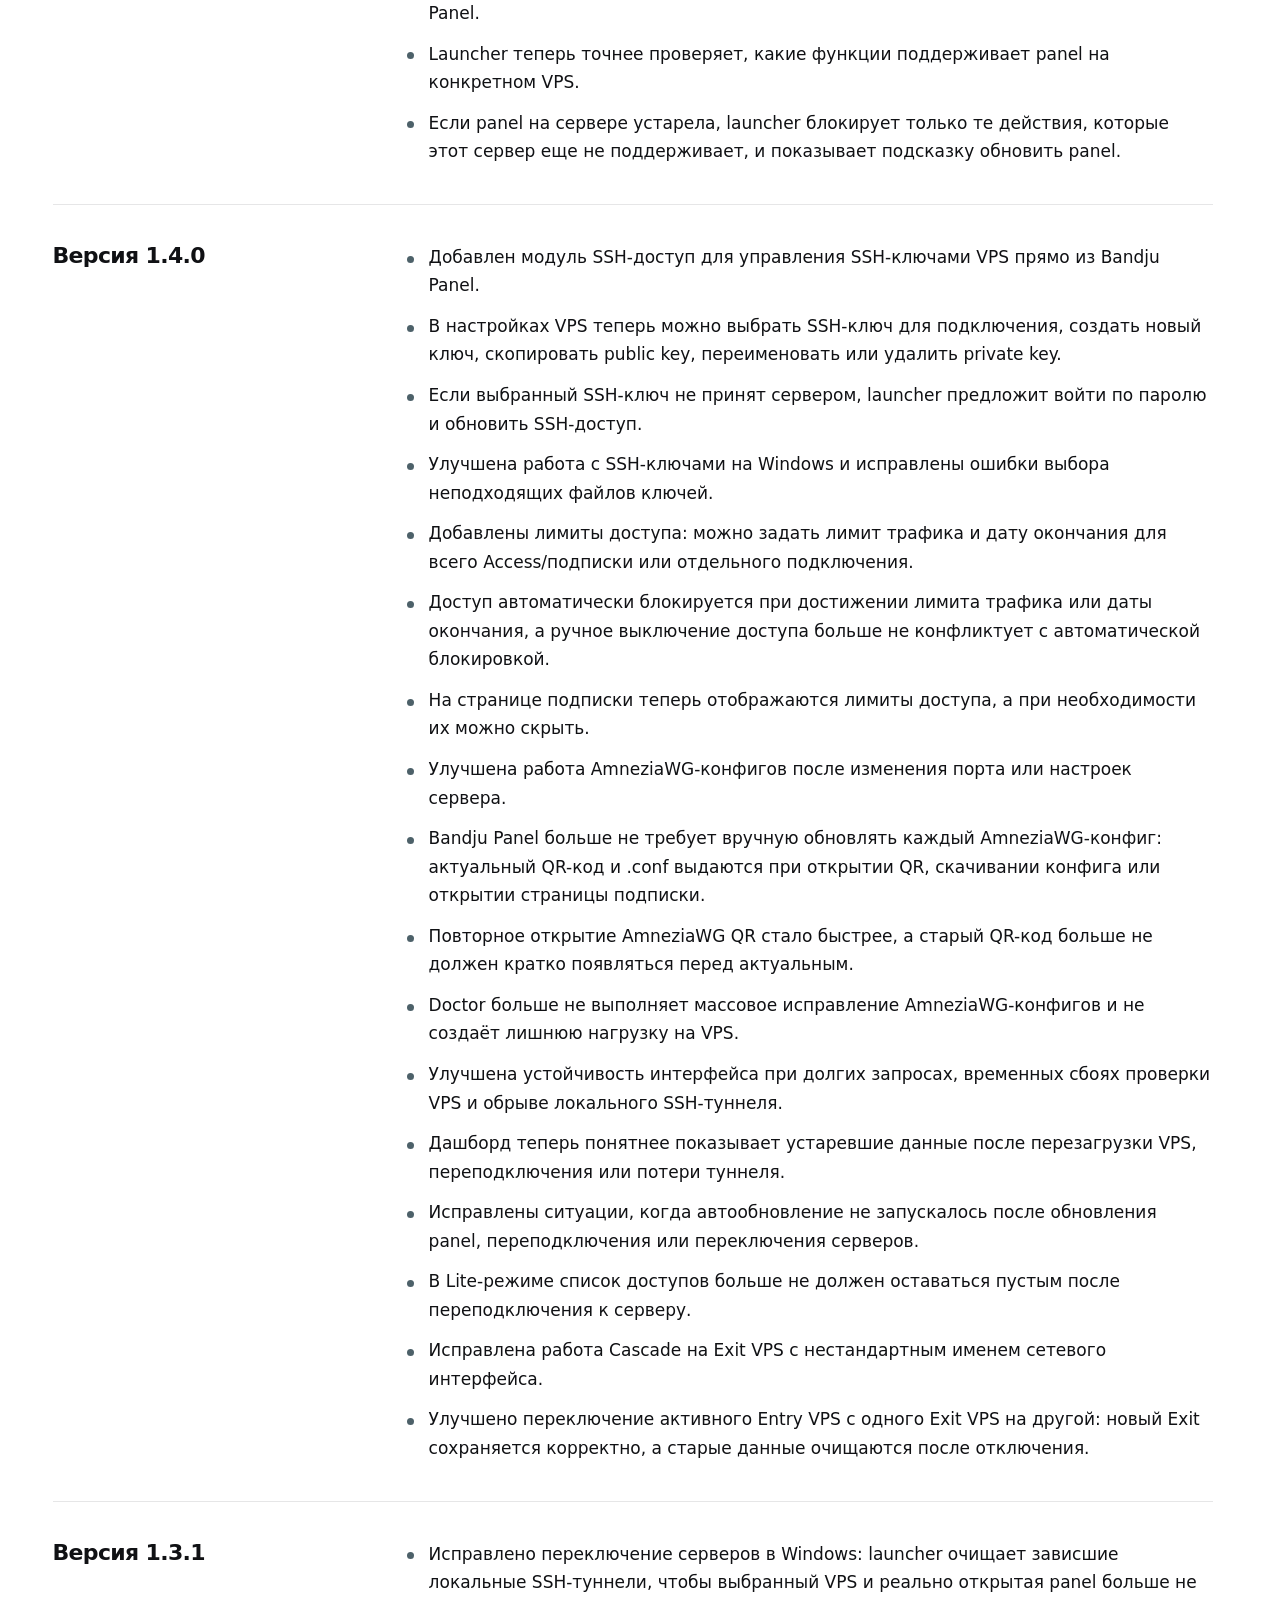
<file: changelog/index.html>
<!DOCTYPE html>
<html lang="ru">
  <head>
    <meta charset="utf-8">
  <meta name="viewport" content="width=device-width, initial-scale=1">
  <title>Что нового - BandjuPanel</title>
  <meta name="description" content="История изменений BandjuPanel: новые возможности, исправления и улучшения по версиям.">
  <meta name="theme-color" content="#ffffff">
  <link rel="canonical" href="https://bandju.app/changelog/">
  <link rel="alternate" hreflang="ru" href="https://bandju.app/changelog/">
  <link rel="alternate" hreflang="en" href="https://bandju.app/en/changelog/">
  <link rel="alternate" hreflang="x-default" href="https://bandju.app/changelog/">
  <link rel="icon" type="image/svg+xml" href="/assets/brand/fav-bandju.svg">
  <meta property="og:type" content="website">
  <meta property="og:site_name" content="BandjuPanel">
  <meta property="og:locale" content="ru_RU">
  <meta property="og:locale:alternate" content="en_US">
  <meta property="og:title" content="Что нового - BandjuPanel">
  <meta property="og:description" content="История изменений BandjuPanel: новые возможности, исправления и улучшения по версиям.">
  <meta property="og:url" content="https://bandju.app/changelog/">
  <meta property="og:image" content="https://bandju.app/assets/ogimage.jpg">
  <meta name="twitter:card" content="summary_large_image">
    <link rel="stylesheet" href="/assets/site.css?v=98cfa1f506">
  </head>
  <body class="site-page site-changelog site-lang-ru">
    <main class="page">
      <!-- shared-header:start --><div class="header-shell">
  <header class="header">
    <a class="brand" href="/" aria-label="BandjuPanel">
      <img src="/assets/brand/logo-bandju.svg" alt="BandjuPanel" width="200" height="29">
    </a>
    <div class="header-actions">
      <nav class="menu" id="site-menu" aria-label="Главное меню">
        <a class="menu-link" href="/#features">Возможности</a>
        <span class="menu-divider" aria-hidden="true">•</span>
        <a class="menu-link" href="/#pricing">Тарифы</a>
        <span class="menu-divider" aria-hidden="true">•</span>
        <a class="menu-link" href="/changelog/">Обновления</a>
        <span class="menu-divider" aria-hidden="true">•</span>
        <a class="menu-link" href="/check-ip/">Проверка IP</a>
        <span class="menu-divider" aria-hidden="true">•</span>
        <a class="menu-link" href="/pro/">Pro Personal</a>
        <span class="menu-divider" aria-hidden="true">•</span>
        <a class="menu-link" href="/download/">Скачать</a>
      </nav>
      <div class="lang-switch" role="group" aria-label="Language switcher">
        <button class="lang-trigger" type="button" aria-haspopup="true" aria-expanded="false" aria-controls="lang-menu">
          <span data-lang-current>RU</span>
          <span class="lang-trigger-icon" aria-hidden="true">
            <svg viewBox="0 0 12 12" fill="none">
              <path d="M3 4.5 6 7.5 9 4.5"></path>
            </svg>
          </span>
        </button>
        <div class="lang-menu" id="lang-menu" role="menu" aria-label="Select language">
          <a class="lang-option is-active" href="/changelog/" role="menuitemradio" aria-checked="true" hreflang="ru">
              <span>Русский</span>
              <span class="lang-option-check" aria-hidden="true">✓</span>
            </a><a class="lang-option" href="/en/changelog/" role="menuitemradio" aria-checked="false" hreflang="en">
              <span>English</span>
              <span class="lang-option-check" aria-hidden="true">✓</span>
            </a>
        </div>
      </div>
      <button class="menu-toggle" type="button" aria-controls="site-menu" aria-label="Открыть меню" aria-expanded="false">
        <span aria-hidden="true"></span>
        <span aria-hidden="true"></span>
        <span aria-hidden="true"></span>
      </button>
    </div>
  </header>
</div>
<!-- shared-header:end -->
      
    <section class="section hero" aria-labelledby="changelog-title">
      <p class="eyebrow">Обновления</p>
      <h1 id="changelog-title">Changelog BandjuPanel</h1>
      <p class="lead">Публичная история изменений по версиям.</p>
      <a class="button" href="/download/">Скачать</a>
    </section>

    <section class="section release-list" aria-label="Changelog BandjuPanel">

        <article class="release-entry">
          <div class="release-entry-head">
            <p class="release-version">Версия 1.12.3</p>
            <span class="release-latest">Последний релиз</span>
          </div>
          <ul class="release-notes">
            <li>Панель обновляет NGINX сайта-заглушки до 1.30.7 и устраняет CVE-2026-123007. Работающая заглушка обновится автоматически после обновления панели на VPS.</li>
            <li>Исправили обновление адресов клиентских подключений при смене сохранённого SSH-адреса VPS. Лаунчер проверяет, что новый адрес является публичным IPv4.</li>
          </ul>
        </article>

        <article class="release-entry">
          <div class="release-entry-head">
            <p class="release-version">Версия 1.12.2</p>
            
          </div>
          <ul class="release-notes">
            <li>Списки OpenCCK в Cascade теперь загружаются и обновляются через резервное зеркало, если основной источник недоступен. Это работает и для уже добавленных списков.</li>
            <li>Достаточно обновить панель на входном VPS.</li>
          </ul>
        </article>

        <article class="release-entry">
          <div class="release-entry-head">
            <p class="release-version">Версия 1.12.1</p>
            
          </div>
          <ul class="release-notes">
            <li>Исправлена совместимость со старым SSH на Windows и macOS.</li>
            <li>Исправлены таймауты и отключение выходов Cascade.</li>
            <li>Достаточно обновить лаунчер. Панель на VPS обновлять не нужно.</li>
          </ul>
        </article>

        <article class="release-entry">
          <div class="release-entry-head">
            <p class="release-version">Версия 1.12.0</p>
            
          </div>
          <ul class="release-notes">
            <li>IPv6 между VPS. Для основного и резервного выходов можно независимо выбрать IPv4 или IPv6.</li>
            <li>Управление через входной VPS. Если лаунчер не может подключиться к выходу напрямую, можно настроить управление по SSH через вход по IPv6.</li>
            <li>Автоматическая проверка MTU. При настройке Cascade проверяет, какой размер пакетов проходит через туннель, и при необходимости уменьшает MTU.</li>
            <li>Восстановление после обрыва SSH. Лаунчер лучше восстанавливает прерванные операции. Если переключение зависло, можно сбросить Cascade на текущем VPS и настроить его заново. Клиентские доступы сохраняются.</li>
            <li>Замена и удаление выходов. После подтверждённой замены недоступный прежний VPS больше не блокирует «Правила». При удалении выхода Cascade переключается на оставшийся доступный выход. Если его нельзя подготовить, каскад отключается, а удаление модуля на выбранном VPS завершается.</li>
            <li>Состояние и настройки. Статус туннеля учитывается отдельно от проверки выхода в интернет. В списках видны роли занятых VPS, а окно прогресса настройки открывается по центру и блокирует фон до завершения.</li>
            <li>Для новых возможностей Cascade обновите лаунчер и панели на всех VPS связки.</li>
          </ul>
        </article>

        <article class="release-entry">
          <div class="release-entry-head">
            <p class="release-version">Версия 1.11.0</p>
            
          </div>
          <ul class="release-notes">
            <li>Теперь можно выбирать, как обрабатывать трафик для отдельных доменов, IPv4-адресов и подсетей — отправлять через Cascade, направлять напрямую или блокировать. Правила проверяются сверху вниз, и применяется первое совпадение. Для остального трафика задаётся маршрут по умолчанию. Например, выбранные сайты можно открывать через Cascade, а остальной трафик направлять напрямую.</li>
            <li>Списки можно составлять вручную, подключать по ссылке с автоматическим обновлением или выбирать из готового каталога. Применение правил можно временно отключить и снова включить. Списки, правила и их порядок сохраняются.</li>
            <li>Смена ролей и восстановление Cascade. Старый маршрут продолжает работать, пока выполняется операция в «Доступах». Если SSH к выходу оборвётся после переключения, лаунчер завершит операцию после восстановления связи. При возврате VPS в роль входа его правила сохраняются. Исправлена очистка сетевых правил после удаления остановленного Cascade.</li>
            <li>Адрес для клиентских подключений. Для каждого VPS можно задать IPv4, который будет подставляться в новые ссылки и конфигурации.</li>
            <li>Доступы и трафик. Исправлены продление импортированных подписок без лимита трафика, учёт трафика XRay и отображение объёмов в терабайтах.</li>
            <li>Подключение к панели. Исправлена работа лаунчера через локальный SSH-туннель при включённом системном прокси.</li>
            <li>Для новых возможностей Cascade обновите лаунчер и панели на всех VPS связки.</li>
          </ul>
        </article>

        <article class="release-entry">
          <div class="release-entry-head">
            <p class="release-version">Версия 1.10.2</p>
            
          </div>
          <ul class="release-notes">
            <li>Исправлено восстановление VPN-подключений через Cascade после сброса системных правил маршрутизации.</li>
          </ul>
        </article>

        <article class="release-entry">
          <div class="release-entry-head">
            <p class="release-version">Версия 1.10.1</p>
            
          </div>
          <ul class="release-notes">
            <li>Уточнён выбор версии панели для установки и обновления.</li>
          </ul>
        </article>

        <article class="release-entry">
          <div class="release-entry-head">
            <p class="release-version">Версия 1.10.0</p>
            
          </div>
          <ul class="release-notes">
            <li>Исправлено подключение к уже установленной панели при временных сбоях: повторная проверка без переустановки, кнопка «Проверить снова» и отдельное сообщение при тайм-ауте SSH.</li>
            <li>Упрощена настройка Cascade: создание связки из одного окна, замена выходов и смена ролей серверов.</li>
            <li>Добавлен резервный выход Cascade: автоматическое переключение при отказе основного и возврат после устойчивого восстановления.</li>
            <li>Direct и WARP настраиваются отдельно для каждого выхода Cascade, включая резервный.</li>
            <li>Обновлён интерфейс Cascade: интерактивная схема на всех участниках, компактные настройки, показатели соединения и прогресс операций.</li>
            <li>Улучшены восстановление Cascade после сбоев и прерванных операций, установка, пресет и удаление модуля с сохранением остальных сервисов и доступов.</li>
            <li>Тесты протоколов проверяют выбранное подключение и показывают фактический маршрут трафика.</li>
            <li>MTProto получил режимы Auto, ME и Direct, улучшенные проверки соединения и восстановление после сбоев.</li>
            <li>Расширены возможности подписок: автоматический выбор подключения, группировка и дополнительные форматы AmneziaWG.</li>
            <li>Улучшены резервные копии и выборочное восстановление, сохранение настроек WARP, имён доступов, лимитов и сроков действия.</li>
            <li>Исправлено отображение повторяющихся записей SSH-ключей, улучшены отмена обновления и восстановление после ошибок.</li>
            <li>Выпуск обновляет launcher и panel. Для новых возможностей Cascade обновите launcher и panel на всех серверах связки.</li>
          </ul>
        </article>

        <article class="release-entry">
          <div class="release-entry-head">
            <p class="release-version">Версия 1.9.1</p>
            
          </div>
          <ul class="release-notes">
            <li>Восстановлен стабильный интерфейс ветки 1.9. Список серверов, SSH-ключи и настройки лаунчера сохраняются.</li>
            <li>Улучшена проверка совместимости лаунчера и панели.</li>
            <li>Внесены небольшие исправления в Центр обновлений.</li>
            <li>Этот выпуск обновляет только лаунчер. Стабильная панель на VPS остаётся версии 1.9.0. Если обычный лаунчер уже обновлён до 2.x, установите 1.9.1 со страницы загрузки сайта.</li>
          </ul>
        </article>

        <article class="release-entry">
          <div class="release-entry-head">
            <p class="release-version">Версия 1.9.0</p>
            
          </div>
          <ul class="release-notes">
            <li>MTProto получил новое ядро на базе Telemt 3.5.5 с повышенной стабильностью и автоматическим восстановлением после сбоев.</li>
            <li>Добавлены выбор порта, проверка реального MTProto-подключения и диагностика доступности Telegram.</li>
            <li>Улучшены состояния установки и запуска, обработка сетевых ошибок и отображение причин неполадок.</li>
            <li>Снижена фоновая нагрузка от регулярных проверок состояния MTProto.</li>
            <li>Добавлено подключение внешних источников подписок наряду с доступами на собственных VPS.</li>
            <li>Подключения из внешнего источника можно выбирать и добавлять в подписки Bandju.</li>
            <li>Источники можно редактировать, обновлять и синхронизировать автоматически.</li>
            <li>Launcher показывает доступность внешних подключений и сохраняет последнюю рабочую версию при временных ошибках.</li>
            <li>Внешние подключения учитываются в резервных копиях и автоматически перепривязываются после переноса на другой VPS.</li>
            <li>Добавлен единый центр обновлений для всех сохранённых VPS.</li>
            <li>Теперь можно проверить все серверы и обновить сразу все VPS, которым доступна новая версия panel, либо выбрать только нужные.</li>
            <li>Для каждого сервера отображаются текущая версия, доступность обновления и ход выполнения.</li>
            <li>Обновления выполняются последовательно и проверяются после установки.</li>
            <li>Launcher заранее предупреждает, если обновление может временно затронуть старое подключение Cascade.</li>
            <li>Сертификаты Domain теперь автоматически продлеваются заранее — начиная за 15 дней до окончания срока действия.</li>
            <li>Продление выполняется без остановки работающего сайта и связанных сервисов.</li>
            <li>Неудачная попытка не затрагивает действующий сертификат: panel повторит операцию позднее и сообщит о проблеме.</li>
            <li>Если Domain не настроен, фоновые проверки сертификата не выполняются.</li>
            <li>Добавлен безопасный выбор SSH-порта с проверкой нового подключения до переключения.</li>
            <li>Действующий SSH-порт сохраняется, а незавершённая настройка автоматически откатывается.</li>
            <li>Действия с VPS перенесены ближе к выбранному серверу; добавлены безопасные варианты удаления.</li>
            <li>Серверы теперь можно переставлять перетаскиванием, а выбранный порядок сохраняется во всех связанных списках.</li>
            <li>Улучшена диагностика SSH в Windows, включая работу с ключами в путях с нелатинскими символами.</li>
            <li>Адреса и нестандартные порты серверов теперь отображаются компактнее и понятнее.</li>
            <li>Для Cascade теперь можно выбрать AmneziaWG 2.0 или 3.1.</li>
            <li>Переключение выполняется согласованно на обеих VPS с автоматическим откатом при ошибке или прерванной операции.</li>
            <li>Исправлены ложные предупреждения об устаревшем Cascade при использовании актуального транспорта.</li>
            <li>Исправлено зависание TLS Scanner при длительном сканировании. Сохранены запуски до 90 секунд, остановка и повторный запуск.</li>
            <li>Срок действия доступа теперь можно задать точной датой или количеством дней.</li>
            <li>Улучшено отображение длинных названий доступов и исправлены флаги стран в Windows.</li>
            <li>Установка panel стала надёжнее в сетях, где стандартная загрузка Docker недоступна.</li>
            <li>Исправлено ложное определение занятости системного менеджера пакетов.</li>
            <li>Улучшено восстановление интерфейса после временной потери связи с panel.</li>
            <li>Добавлена поддержка дополнительных устройств для лицензии.</li>
          </ul>
        </article>

        <article class="release-entry">
          <div class="release-entry-head">
            <p class="release-version">Версия 1.8.0</p>
            
          </div>
          <ul class="release-notes">
            <li>Добавлен новый раздел резервных копий: сервисы, настройки и доступы можно сохранить в локальный файл.</li>
            <li>На чистом VPS доступно полное восстановление, а на рабочем VPS — безопасное добавление доступов без перезаписи текущих настроек.</li>
            <li>Перед восстановлением panel показывает подробный план и проверяет совместимость, недостающие сервисы, порты, домен и DNS.</li>
            <li>Добавлен перенос между VPS: IP и доменные параметры адаптируются, а подключения, требующие нового конфига или повторной привязки, отмечаются отдельно.</li>
            <li>AmneziaWG v3 обновлён до версии 3.1.</li>
            <li>Добавлены доменные endpoint-адреса для AmneziaWG legacy, v2 и v3 с проверкой DNS и поддержкой в резервных копиях.</li>
            <li>Hysteria2 обновлена до версии 2.12.2; повышена стабильность тестов, WARP и фонового обновления состояния.</li>
            <li>Cascade переведён на AmneziaWG 3.1, улучшено автоматическое восстановление туннеля и добавлена проверка ресурсов VPS и запаса сетевых соединений.</li>
            <li>Исправлена сортировка доступов по суммарному трафику и ускорено фоновое обновление списка без лишней нагрузки на VPS.</li>
            <li>Для Hysteria2 технический логин теперь подписан явно и не выглядит как IP-адрес.</li>
            <li>Улучшено восстановление launcher после временных ошибок соединения и отображение состояния обновлений launcher и panel.</li>
            <li>Добавлено безопасное обслуживание хранилища VPS: ограничение роста логов и очистка старого неиспользуемого кеша.</li>
          </ul>
        </article>

        <article class="release-entry">
          <div class="release-entry-head">
            <p class="release-version">Версия 1.7.0</p>
            
          </div>
          <ul class="release-notes">
            <li>Добавлена тёмная тема и обновлён внешний вид приложения, включая интегрированную рамку окна.</li>
            <li>Обновления launcher и panel разделены: состояние каждого компонента отображается отдельно.</li>
            <li>Добавлена поддержка AmneziaWG 3.0 для совместимых клиентов.</li>
            <li>Добавлены расширенные настройки XHTTP для Xray и Salamander-обфускации для Hysteria2.</li>
            <li>Добавлено управление порядком подключений в подписках.</li>
            <li>Успешные уведомления стали заметнее, а ссылки Hysteria2 получили наглядные значки доступов.</li>
            <li>Расширена диагностика VPS: появились внешняя проверка доступности и определение региона IP и сервисов.</li>
            <li>Улучшены подсказки при восстановлении лицензии и надёжность подтверждения переноса.</li>
            <li>Исправлены определение входящего IP за Cascade и жизненный цикл MTProto и Gateway.</li>
            <li>Улучшены фоновые проверки panel и обработка его обновлений.</li>
          </ul>
        </article>

        <article class="release-entry">
          <div class="release-entry-head">
            <p class="release-version">Версия 1.6.2</p>
            
          </div>
          <ul class="release-notes">
            <li>Добавлено обновление launcher прямо из приложения на Windows и macOS. После установки 1.6.2 следующие версии можно будет устанавливать без ручной замены приложения.</li>
            <li>Во время обновления сохраняются настройки, список VPS и лицензия.</li>
            <li>Launcher и panel теперь могут обновляться независимо: если изменился только один компонент, второй не переустанавливается.</li>
            <li>Улучшены защита и стабильность системы лицензирования.</li>
            <li>Повышена надёжность установки и обновления panel при временной недоступности внешних источников.</li>
          </ul>
        </article>

        <article class="release-entry">
          <div class="release-entry-head">
            <p class="release-version">Версия 1.6.1</p>
            
          </div>
          <ul class="release-notes">
            <li>Launcher теперь проверяет, что открытый SSH-туннель принадлежит выбранной VPS, прежде чем устанавливать или обновлять panel.</li>
            <li>Улучшено завершение устаревших SSH-туннелей в Windows; если локальный порт занят другим процессом, launcher безопасно останавливает операцию и показывает понятную подсказку.</li>
            <li>Launcher автоматически исправляет слишком широкие права доступа к созданным им SSH-ключам в Windows, не заменяя сами ключи. Импортированные пользовательские ключи остаются без изменений.</li>
            <li>Добавлена понятная диагностика известной несовместимости SSH с Ubuntu 26.04 и рекомендация использовать Ubuntu 22.04 или 24.04 LTS.</li>
            <li>Исправлено определение исходной VPS для внешних подключений после переименования или повторного добавления сервера.</li>
            <li>При неоднозначном совпадении launcher больше не выбирает исходную VPS автоматически, чтобы операция не была выполнена на другом сервере.</li>
            <li>Doctor больше не показывает ошибочное предупреждение об устаревших ссылках XRay после изменения настроек подключения.</li>
          </ul>
        </article>

        <article class="release-entry">
          <div class="release-entry-head">
            <p class="release-version">Версия 1.6.0</p>
            
          </div>
          <ul class="release-notes">
            <li>В Bandju Panel появился Hysteria2 — быстрый прокси-протокол поверх UDP/QUIC, рассчитанный на работу в нестабильных сетях, при потерях пакетов и высокой задержке. Протокол помогает сохранять скорость там, где обычные TCP-подключения заметно теряют производительность, и маскирует соединение под стандартный HTTP/3-трафик.</li>
            <li>Hysteria2 можно использовать с прямым выходом, через WARP и в составе Cascade. Подключения Hysteria2 с внешних VPS также можно добавлять в общие подписки Bandju.</li>
            <li>Hysteria2 добавлен в список протоколов, трафик которых можно направлять через Cascade.</li>
            <li>Повышена стабильность запуска Cascade и переключения между Direct и WARP.</li>
            <li>При неудачном переключении Bandju Panel пытается автоматически восстановить предыдущий режим.</li>
            <li>Улучшено восстановление после временной потери SSH-соединения.</li>
            <li>Доработано корректное отключение и удаление Cascade на обоих VPS.</li>
            <li>Улучшена кнопка «Тест» для AmneziaWG и XRay.</li>
            <li>Тест создаёт временное подключение на VPS и отдельно измеряет скорость загрузки и отдачи.</li>
            <li>В результатах отображаются handshake, время отклика и фактический маршрут трафика — напрямую или через WARP.</li>
            <li>Добавлен ключ подключения AmneziaVPN в формате vpn://.</li>
            <li>Конфигурацию AmneziaWG теперь можно импортировать в официальное приложение AmneziaVPN по QR-коду или ключу подключения.</li>
            <li>Экспорт обычного файла .conf сохранён для других совместимых клиентов.</li>
            <li>Обновлены иконки AmneziaWG и XRay.</li>
            <li>Добавлено цветовое обозначение протоколов в списках доступов и подписок.</li>
            <li>Улучшены фильтры доступов: транспорт и исходный сервер теперь выбираются отдельно.</li>
            <li>Фильтры стали компактнее и показывают количество применённых условий.</li>
            <li>TLS Scanner теперь автоматически восстанавливается после временного конфликта локального порта; также добавлена возможность повторной проверки его состояния.</li>
            <li>Исправлена работа SSH на Windows, если путь к файлам SSH содержит пробелы или специальные символы.</li>
          </ul>
        </article>

        <article class="release-entry">
          <div class="release-entry-head">
            <p class="release-version">Версия 1.5.3</p>
            
          </div>
          <ul class="release-notes">
            <li>Исправлена ошибка, из-за которой недоступность сервера обновлений могла блокировать подключение к исправной panel на VPS.</li>
            <li>Добавлены резервные источники обновлений на случай блокировки или временной недоступности основного источника.</li>
            <li>Улучшена совместимость проверки обновлений с антивирусами, прокси и системными сертификатами Windows.</li>
            <li>Проверка обновлений теперь выполняется отдельно и не мешает работе с уже установленной panel.</li>
            <li>Добавлена защищённая проверка данных обновления и более надёжное переключение между источниками обновлений.</li>
            <li>Исправлена работа Cascade на VPS, где подключение выполняется не под root, а под пользователем с passwordless sudo.</li>
            <li>Cascade больше не требует вручную добавлять пользователя в Docker-группу или включать root-вход по SSH, если на VPS доступен passwordless sudo.</li>
            <li>Ошибки Cascade при недостаточных правах теперь показываются понятным сообщением вместо технических ошибок Docker или разбора ответа panel.</li>
            <li>Panel обновлена до версии 1.5.3 для совместимого выпуска; существующие настройки VPS и клиентские доступы сохраняются.</li>
          </ul>
        </article>

        <article class="release-entry">
          <div class="release-entry-head">
            <p class="release-version">Версия 1.5.2</p>
            
          </div>
          <ul class="release-notes">
            <li>Добавлена поддержка HAPP routing для subscription-ссылок.</li>
            <li>Для подписки можно включить отдельную routing-ссылку HAPP, и HAPP получит правила маршрутизации через HTTP header routing при добавлении или обновлении подписки.</li>
            <li>На публичной странице подписки теперь видно, что HAPP routing включен.</li>
            <li>Launcher теперь может устанавливать и обновлять panel не только под root, но и через пользователя с passwordless sudo.</li>
            <li>Проверка VPS показывает состояние root/sudo доступа и понятнее объясняет, почему установка недоступна без root или passwordless sudo.</li>
            <li>Создание XRay- и AmneziaWG-доступов стало устойчивее на медленных VPS.</li>
            <li>Если VPS успел создать доступ, но ответ пришел слишком поздно, launcher пытается найти созданный доступ и открыть QR, конфиг или ссылку автоматически.</li>
            <li>Обновление списков XRay и AmneziaWG клиентов стало терпимее к долгим ответам VPS.</li>
            <li>Улучшена надежность запуска Cascade на медленных VPS и Docker-конфигурациях, где firewall backend определяется не напрямую.</li>
            <li>После включения Cascade launcher проверяет, что panel осталась доступной на Entry и Exit VPS, и автоматически отключает Cascade, если доступ не подтвердился.</li>
            <li>Проверка Cascade дольше ждет медленные VPS и понятнее показывает ситуацию, когда туннель работает, но ping/ICMP недоступен.</li>
            <li>Исправлено применение расширенных настроек AmneziaWG к клиентским конфигам.</li>
            <li>MTU, DNS и I1, заданные в panel, теперь корректно попадают в новые и перевыпущенные конфиги клиентов.</li>
            <li>DNS для клиентов можно настроить вручную; panel проверяет формат и не дает сохранить некорректный список адресов.</li>
          </ul>
        </article>

        <article class="release-entry">
          <div class="release-entry-head">
            <p class="release-version">Версия 1.5.1</p>
            
          </div>
          <ul class="release-notes">
            <li>Снижена фоновая нагрузка panel на VPS в режиме простоя.</li>
            <li>Оптимизировано обновление состояния доступов, подписок и лимитов: лишние тяжелые проверки больше не выполняются без необходимости.</li>
            <li>Уменьшены кратковременные пики CPU при проверке лимитов, доступов и подписок.</li>
            <li>Улучшена совместимость подписок с Hiddify, Happ и другими приложениями с поддержкой данных подписки.</li>
            <li>В совместимых приложениях теперь отображаются название подписки, срок действия, использованный трафик и ссылка на страницу подписки.</li>
            <li>Название подписки в совместимых приложениях теперь берется из самой подписки, без добавления названия Bandju Panel.</li>
            <li>Добавлена стандартная подпись: «Подписка создана в BandjuPanel».</li>
            <li>В окне переименования подписки появились поля для своей подписи и Telegram-ссылки.</li>
            <li>Если лимиты скрыты в настройках подписки, они не передаются в данные для совместимых приложений.</li>
          </ul>
        </article>

        <article class="release-entry">
          <div class="release-entry-head">
            <p class="release-version">Версия 1.5.0</p>
            
          </div>
          <ul class="release-notes">
            <li>Теперь в одну подписку можно добавлять XRay-доступы с разных VPS.</li>
            <li>В окне подписки появилась кнопка «+ Сервер», чтобы выбрать доступы с другого сохраненного VPS.</li>
            <li>Доступы с других VPS показываются вместе с обычными доступами: в общей таблице и внутри подписки.</li>
            <li>У таких доступов видно, с какого сервера они пришли. По бейджу сервера можно быстро перейти к исходному VPS после подтверждения.</li>
            <li>Для доступов с других VPS работают привычные действия: QR/link, переименование, смена иконки, включение и выключение, сброс ключа или URL, WARP и удаление.</li>
            <li>При удалении можно выбрать, что сделать: удалить доступ на исходном VPS или только убрать его из текущей подписки.</li>
            <li>Улучшено перетаскивание доступов между подписками, включая доступы с других VPS.</li>
            <li>Список доступов стал понятнее: подписки показываются выше, дочерние доступы находятся рядом с родительской подпиской, а доступы с других VPS сгруппированы по серверу.</li>
            <li>Добавлены фильтры «В подписке» и «Внешние доступы».</li>
            <li>Общий лимит подписки теперь работает и для подписок, где есть доступы с разных VPS.</li>
            <li>Panel суммирует трафик всех доступов внутри подписки и применяет общий лимит ко всей подписке.</li>
            <li>Доступы внутри подписки наследуют ее лимит. Отдельные лимиты остаются для одиночных доступов вне подписок.</li>
            <li>Когда доступ добавляется в подписку, его старый индивидуальный лимит больше не мешает общему лимиту подписки.</li>
            <li>Если доступ уже используется в подписке на другом VPS, его локальный лимит на исходном сервере нельзя изменить отдельно.</li>
            <li>При исчерпании лимита доступы блокируются по состоянию лимита, без выключения обычных переключателей.</li>
            <li>Исправлена блокировка доступов с других VPS при достижении лимита по трафику или сроку.</li>
            <li>Старый трафик доступа больше не списывается с новой подписки после добавления доступа в уже лимитированную подписку.</li>
            <li>Изменения лимитов теперь быстрее отображаются в интерфейсе.</li>
            <li>Страница подписки в браузере теперь корректно работает с доступами с разных VPS.</li>
            <li>На странице учитываются трафик, активность и состояние лимитов для всех доступов внутри подписки.</li>
            <li>Лимит показывается только у самой подписки, без лишнего повторения на каждом дочернем доступе.</li>
            <li>Улучшено отображение общего трафика и ограничений для подписок, собранных из нескольких VPS.</li>
            <li>В launcher появилась ручная диагностика VPS.</li>
            <li>Она помогает понять, где именно проблема: на компьютере, в SSH-подключении, авторизации, Docker, panel или API.</li>
            <li>Проверяются подключение к VPS, SSH, ключи, known_hosts, локальный tunnel-порт, состояние сервера, Docker, контейнер panel и Panel API.</li>
            <li>После проверки можно скопировать короткий отчет для поддержки.</li>
            <li>Пароли и приватные ключи в отчет не попадают.</li>
            <li>Диагностика запускается только вручную и ничего не меняет на компьютере или VPS.</li>
            <li>Улучшена синхронизация доступов между VPS: переименование, WARP, включение и выключение теперь стабильнее отражаются в launcher.</li>
            <li>Один доступ теперь может находиться только в одной подписке, даже если подписки находятся на разных VPS.</li>
            <li>Если внешний VPS временно недоступен, launcher сохраняет последний известный статус и обновит данные, когда сервер снова будет доступен.</li>
            <li>Раздел доступов стал быстрее открываться и стабильнее обновляться при смене VPS.</li>
            <li>Быстрые действия в списке доступов стали надежнее, особенно при быстром включении или выключении нескольких строк.</li>
            <li>Улучшена работа WARP-переключателей, включая AmneziaWG и доступы с других VPS.</li>
            <li>Дашборд стал быстрее открываться и стабильнее обновлять статус VPS.</li>
            <li>Улучшено отображение ресурсов и подсказки по CPU.</li>
            <li>Добавлено окно «О приложении» с версиями и официальными контактами Bandju Panel.</li>
            <li>Launcher теперь точнее проверяет, какие функции поддерживает panel на конкретном VPS.</li>
            <li>Если panel на сервере устарела, launcher блокирует только те действия, которые этот сервер еще не поддерживает, и показывает подсказку обновить panel.</li>
          </ul>
        </article>

        <article class="release-entry">
          <div class="release-entry-head">
            <p class="release-version">Версия 1.4.0</p>
            
          </div>
          <ul class="release-notes">
            <li>Добавлен модуль SSH-доступ для управления SSH-ключами VPS прямо из Bandju Panel.</li>
            <li>В настройках VPS теперь можно выбрать SSH-ключ для подключения, создать новый ключ, скопировать public key, переименовать или удалить private key.</li>
            <li>Если выбранный SSH-ключ не принят сервером, launcher предложит войти по паролю и обновить SSH-доступ.</li>
            <li>Улучшена работа с SSH-ключами на Windows и исправлены ошибки выбора неподходящих файлов ключей.</li>
            <li>Добавлены лимиты доступа: можно задать лимит трафика и дату окончания для всего Access/подписки или отдельного подключения.</li>
            <li>Доступ автоматически блокируется при достижении лимита трафика или даты окончания, а ручное выключение доступа больше не конфликтует с автоматической блокировкой.</li>
            <li>На странице подписки теперь отображаются лимиты доступа, а при необходимости их можно скрыть.</li>
            <li>Улучшена работа AmneziaWG-конфигов после изменения порта или настроек сервера.</li>
            <li>Bandju Panel больше не требует вручную обновлять каждый AmneziaWG-конфиг: актуальный QR-код и .conf выдаются при открытии QR, скачивании конфига или открытии страницы подписки.</li>
            <li>Повторное открытие AmneziaWG QR стало быстрее, а старый QR-код больше не должен кратко появляться перед актуальным.</li>
            <li>Doctor больше не выполняет массовое исправление AmneziaWG-конфигов и не создаёт лишнюю нагрузку на VPS.</li>
            <li>Улучшена устойчивость интерфейса при долгих запросах, временных сбоях проверки VPS и обрыве локального SSH-туннеля.</li>
            <li>Дашборд теперь понятнее показывает устаревшие данные после перезагрузки VPS, переподключения или потери туннеля.</li>
            <li>Исправлены ситуации, когда автообновление не запускалось после обновления panel, переподключения или переключения серверов.</li>
            <li>В Lite-режиме список доступов больше не должен оставаться пустым после переподключения к серверу.</li>
            <li>Исправлена работа Cascade на Exit VPS с нестандартным именем сетевого интерфейса.</li>
            <li>Улучшено переключение активного Entry VPS с одного Exit VPS на другой: новый Exit сохраняется корректно, а старые данные очищаются после отключения.</li>
          </ul>
        </article>

        <article class="release-entry">
          <div class="release-entry-head">
            <p class="release-version">Версия 1.3.1</p>
            
          </div>
          <ul class="release-notes">
            <li>Исправлено переключение серверов в Windows: launcher очищает зависшие локальные SSH-туннели, чтобы выбранный VPS и реально открытая panel больше не расходились.</li>
            <li>В «Доступах» дочерние строки внутри сгруппированного доступа стали чуть крупнее и легче читаются.</li>
          </ul>
        </article>

        <article class="release-entry">
          <div class="release-entry-head">
            <p class="release-version">Версия 1.3.0</p>
            
          </div>
          <ul class="release-notes">
            <li>Раздел «Доступы» переработан вокруг подписок: несколько XRay-транспортов и AmneziaWG можно объединять в один логический доступ.</li>
            <li>Добавлены постоянные публичные subscription-ссылки /s/..., /raw и /b64 для импорта в совместимые клиенты.</li>
            <li>Публичная страница подписки показывает QR, ссылки, трафик, AmneziaWG-конфиги, скачивание .conf и блок приложений для подключения.</li>
            <li>Добавлены иконки и флаги доступов: они хранятся отдельно от имени, показываются в списке и передаются в VLESS-ссылки для совместимых клиентов.</li>
            <li>В Windows исправлено отображение флагов в launcher и на странице подписки в браузере.</li>
            <li>В «Доступах» добавлен выбор периода трафика: всего, сутки, неделя, месяц и произвольный диапазон.</li>
            <li>Улучшены массовые действия, drag-and-drop подписок, фильтры, модалки, синхронизация строк и защита от устаревших ответов.</li>
            <li>Direct XRay-ссылки и AmneziaWG-конфиги стали доступнее в единой модалке «Доступ».</li>
            <li>Исправлена отрисовка индикаторов нагрузки dashboard в Windows.</li>
            <li>Улучшена устойчивость запуска домена/Gateway, когда сервис поднимается медленнее первого запроса.</li>
          </ul>
        </article>

        <article class="release-entry">
          <div class="release-entry-head">
            <p class="release-version">Версия 1.2.1</p>
            
          </div>
          <ul class="release-notes">
            <li>Улучшена стабильность Cascade: исправлены проблемы после перезагрузки VPS, переключения Entry/Exit и смены Direct/WARP.</li>
            <li>MTProto теперь работает отдельно от Cascade и не ломается при включении каскада для AmneziaWG/XRay.</li>
            <li>Установка MTProto стала быстрее и стабильнее: runtime теперь загружается готовым Docker-образом, без компиляции на каждом VPS.</li>
            <li>Добавлена защита MTProto по числу уникальных IP: по умолчанию включён лимит 1000, чтобы снизить риск перегрузки VPS при утечке ссылки.</li>
            <li>Если VPS не может подключиться к core.telegram.org, MTProto теперь показывает понятное предупреждение в модуле, QR-коде и разделе «Доступы».</li>
            <li>Исправлена генерация XRay-ссылок после изменения домена, SNI или Gateway/self-SNI настроек.</li>
            <li>Исправлено состояние новых клиентов XRay: после создания они больше не остаются полупрозрачными до ручного обновления.</li>
            <li>Улучшено переключение между серверами: launcher корректнее обновляет состояние выбранного VPS, режим Lite/Advanced и баннеры обновлений.</li>
            <li>Исправлена очистка при полном удалении panel: SSH-ключи bandju-launcher больше не плодятся при повторной установке.</li>
            <li>Улучшена первая загрузка модулей: экраны больше не должны показывать пустое состояние, если данные уже есть на VPS.</li>
            <li>RealiTLScanner теперь использует кэш результатов и не запускает повторное сканирование при каждом открытии.</li>
            <li>Исправлены мелкие UX-проблемы: состояние кнопок, прогресс-окна, ширина overlay, длинные домены MTProto, сервисные кнопки и иконка Windows taskbar.</li>
          </ul>
        </article>

        <article class="release-entry">
          <div class="release-entry-head">
            <p class="release-version">Версия 1.2.0</p>
            
          </div>
          <ul class="release-notes">
            <li>Добавлены разделы Домен и Gateway.</li>
            <li>Добавлены проверка DNS/портов, выпуск Let's Encrypt сертификата и сайт-заглушка.</li>
            <li>XRay теперь может работать через Gateway на 443 вместе с сайтом-заглушкой.</li>
            <li>В Лайт-доступах добавлен выбор источника для XRay и AmneziaWG.</li>
            <li>Улучшены прогресс долгих операций, приватный режим и состояние интерфейса после установки/обновления.</li>
          </ul>
        </article>

        <article class="release-entry">
          <div class="release-entry-head">
            <p class="release-version">Версия 1.1.12</p>
            
          </div>
          <ul class="release-notes">
            <li>Улучшена работа SSH на Windows и после переустановки VPS.</li>
            <li>Добавлена проверка ОС VPS перед установкой.</li>
            <li>Улучшен прогресс установки MTProto и XRay.</li>
            <li>Сайдбар стал компактнее и удобнее.</li>
          </ul>
        </article>

        <article class="release-entry">
          <div class="release-entry-head">
            <p class="release-version">Версия 1.1.11</p>
            
          </div>
          <ul class="release-notes">
            <li>Обновления теперь запускаются одной кнопкой: launcher и panel обновляются в одном потоке, если для них доступны новые версии.</li>
            <li>Окно обновлений стало проще: информация по launcher и panel объединена в одну карточку, а откат скрыт из основного потока.</li>
            <li>Исправлено удаление клиентов AmneziaWG и XRay: удаленные клиенты больше не должны оставаться в списке доступов.</li>
            <li>Добавлен режим приватности для скрытия IP-адресов в интерфейсе.</li>
          </ul>
        </article>

        <article class="release-entry">
          <div class="release-entry-head">
            <p class="release-version">Версия 1.1.10</p>
            
          </div>
          <ul class="release-notes">
            <li>Улучшено сохранение конфигов Amnezia и тексты обновлений.</li>
            <li>Исправлены статусы, активность и трафик клиентов.</li>
            <li>Улучшена установка MTProto и сообщения о прогрессе.</li>
            <li>Улучшена совместимость с AmneziaWG-клиентами, созданными вне Bandju Panel.</li>
            <li>Обновлен macOS DMG.</li>
          </ul>
        </article>

        <article class="release-entry">
          <div class="release-entry-head">
            <p class="release-version">Версия 1.1.9</p>
            
          </div>
          <ul class="release-notes">
            <li>Исправлено сохранение архива диагностики: launcher теперь спрашивает, куда сохранить файл.</li>
            <li>Исправлено открытие журнала из бокового меню.</li>
            <li>Исправлены переводы и runtime-сообщения в модальных окнах presets, транспорта и сервисов.</li>
            <li>Overlay при переключении VPS теперь держится до завершения операции.</li>
            <li>Индикаторы CPU, RAM и диска теперь отрисовываются через SVG, чтобы одинаково выглядеть на macOS и Windows.</li>
            <li>Panel получила последние исправления установки, preset-flow, MTProto и runtime-сообщений.</li>
          </ul>
        </article>

        <article class="release-entry">
          <div class="release-entry-head">
            <p class="release-version">Версия 1.1.8</p>
            
          </div>
          <ul class="release-notes">
            <li>Launcher и panel получили единый центр обновлений.</li>
            <li>Production-обновление panel теперь опирается на опубликованный release image, а не на локальный source tree.</li>
          </ul>
        </article>
    </section>
      <!-- shared-footer:start --><footer class="site-footer">
  <div>
    <p class="footer-brand">BandjuPanel</p>
    <p class="footer-copy">Управление VPN и proxy на своем VPS через SSH.</p>
    <p class="footer-meta">© 2026 BandjuPanel</p>
  </div>
  <nav class="footer-links" aria-label="Footer">
    <a class="footer-link" href="/">Главная</a>
    <a class="footer-link" href="/download/">Скачать</a>
    <a class="footer-link" href="/#pricing">Тарифы</a>
    <a class="footer-link" href="/changelog/">Обновления</a>
    <a class="footer-link" href="/check-ip/">Проверка IP</a>
    <a class="footer-link" href="/pro/">Pro Personal</a>
    <a class="footer-link" href="/privacy/">Privacy</a>
    <a class="footer-link" href="https://github.com/bandju/bandju-panel-releases/blob/main/THIRD_PARTY_NOTICES.md" target="_blank" rel="noreferrer noopener">Third-party notices</a>
  </nav>
  <div class="footer-contact">
    <a class="footer-contact-link" href="https://t.me/bandjupanel" target="_blank" rel="noreferrer noopener" aria-label="Канал в Telegram">
      <span class="footer-icon-link" aria-hidden="true">
        <svg xmlns="http://www.w3.org/2000/svg" width="18" height="17" fill="none" viewBox="0 0 18 17" aria-hidden="true" focusable="false">
          <path fill="currentColor" d="M16.62.131.67 6.59C-.201 6.857-.173 7.778.473 8l3.996 1.334 1.526 5.012c.186.55.334.756.655.76.333 0 .461-.125.808-.452.406-.408 1.023-1.049 2.001-2.064l4.16 3.29c.764.451 1.316.217 1.507-.76l2.606-13.79c.28-1.199-.379-1.555-1.11-1.2ZM5.095 9.028l9.086-6.096c.445-.321.587.038.386.285L7.026 10.47l-.387 3.62-1.544-5.06Z"></path>
        </svg>
      </span>
      <span class="footer-contact-copy">
        <span class="footer-contact-label">Канал</span>
        <span class="footer-contact-value">@bandjupanel</span>
      </span>
    </a>
    <a class="footer-contact-link" href="https://t.me/bandju_support_bot" target="_blank" rel="noreferrer noopener" aria-label="Поддержка в Telegram">
      <span class="footer-icon-link" aria-hidden="true">
        <svg xmlns="http://www.w3.org/2000/svg" width="18" height="17" fill="none" viewBox="0 0 18 17" aria-hidden="true" focusable="false">
          <path fill="currentColor" d="M16.62.131.67 6.59C-.201 6.857-.173 7.778.473 8l3.996 1.334 1.526 5.012c.186.55.334.756.655.76.333 0 .461-.125.808-.452.406-.408 1.023-1.049 2.001-2.064l4.16 3.29c.764.451 1.316.217 1.507-.76l2.606-13.79c.28-1.199-.379-1.555-1.11-1.2ZM5.095 9.028l9.086-6.096c.445-.321.587.038.386.285L7.026 10.47l-.387 3.62-1.544-5.06Z"></path>
        </svg>
      </span>
      <span class="footer-contact-copy">
        <span class="footer-contact-label">Поддержка</span>
        <span class="footer-contact-value">@bandju_support_bot</span>
      </span>
    </a>
    <a class="footer-contact-link" href="mailto:support@bandju.app" target="_blank" rel="noreferrer noopener" aria-label="Email">
      <span class="footer-icon-link" aria-hidden="true">
        <svg xmlns="http://www.w3.org/2000/svg" width="18" height="17" fill="none" viewBox="0 0 18 17" aria-hidden="true" focusable="false">
          <path d="M2.25 4.25h13.5v8.5H2.25z" stroke="currentColor" stroke-width="1.35" rx="1.8"></path>
          <path d="m3.4 5.35 5.02 4.11a.9.9 0 0 0 1.16 0l5.02-4.11" stroke="currentColor" stroke-width="1.35" stroke-linecap="round" stroke-linejoin="round"></path>
        </svg>
      </span>
      <span class="footer-contact-copy">
        <span class="footer-contact-label">Почта</span>
        <span class="footer-contact-value">support@bandju.app</span>
      </span>
    </a>
  </div>
</footer>
<!-- shared-footer:end -->
    </main>
    <script>
    (() => {
      const headerShell = document.querySelector('.header-shell');
      const header = document.querySelector('.header');
      const langSwitch = document.querySelector('.lang-switch');
      const langTrigger = document.querySelector('.lang-trigger');
      const langMenu = document.getElementById('lang-menu');
      const menuToggle = document.querySelector('.menu-toggle');
      const siteMenu = document.querySelector('.menu');

      const syncHeaderShellHeight = () => {
        if (!headerShell || !header) return;
        headerShell.style.height = `${header.offsetHeight}px`;
      };

      const setLanguageMenuOpen = (isOpen) => {
        if (!langTrigger || !langMenu) return;
        langTrigger.classList.toggle('is-open', isOpen);
        langTrigger.setAttribute('aria-expanded', isOpen ? 'true' : 'false');
        langMenu.classList.toggle('is-open', isOpen);
      };

      const setSiteMenuOpen = (isOpen) => {
        if (!header || !menuToggle) return;
        header.classList.toggle('is-menu-open', isOpen);
        menuToggle.setAttribute('aria-expanded', isOpen ? 'true' : 'false');
        window.requestAnimationFrame(syncHeaderShellHeight);
      };

      if (header) {
        let stickyTicking = false;
        const updateStickyHeader = () => {
          header.classList.toggle('is-stuck', window.scrollY > 200);
        };

        syncHeaderShellHeight();
        updateStickyHeader();

        window.addEventListener('scroll', () => {
          if (stickyTicking) return;
          stickyTicking = true;
          window.requestAnimationFrame(() => {
            stickyTicking = false;
            updateStickyHeader();
          });
        }, { passive: true });

        window.addEventListener('resize', syncHeaderShellHeight, { passive: true });

        if (typeof ResizeObserver !== 'undefined') {
          const headerResizeObserver = new ResizeObserver(syncHeaderShellHeight);
          headerResizeObserver.observe(header);
        }
      }

      if (langTrigger && langMenu) {
        langTrigger.addEventListener('click', () => {
          setLanguageMenuOpen(!langMenu.classList.contains('is-open'));
          setSiteMenuOpen(false);
        });
      }

      if (menuToggle && siteMenu) {
        menuToggle.addEventListener('click', () => {
          setSiteMenuOpen(!header.classList.contains('is-menu-open'));
          setLanguageMenuOpen(false);
        });

        siteMenu.addEventListener('click', (event) => {
          if (event.target.closest('.menu-link')) {
            setSiteMenuOpen(false);
          }
        });
      }

      document.addEventListener('click', (event) => {
        if (langSwitch && !langSwitch.contains(event.target)) {
          setLanguageMenuOpen(false);
        }

        if (header && !header.contains(event.target)) {
          setSiteMenuOpen(false);
        }
      });

      document.addEventListener('keydown', (event) => {
        if (event.key === 'Escape') {
          setLanguageMenuOpen(false);
          setSiteMenuOpen(false);
        }
      });
    })();
  </script>
  </body></html>
</file>
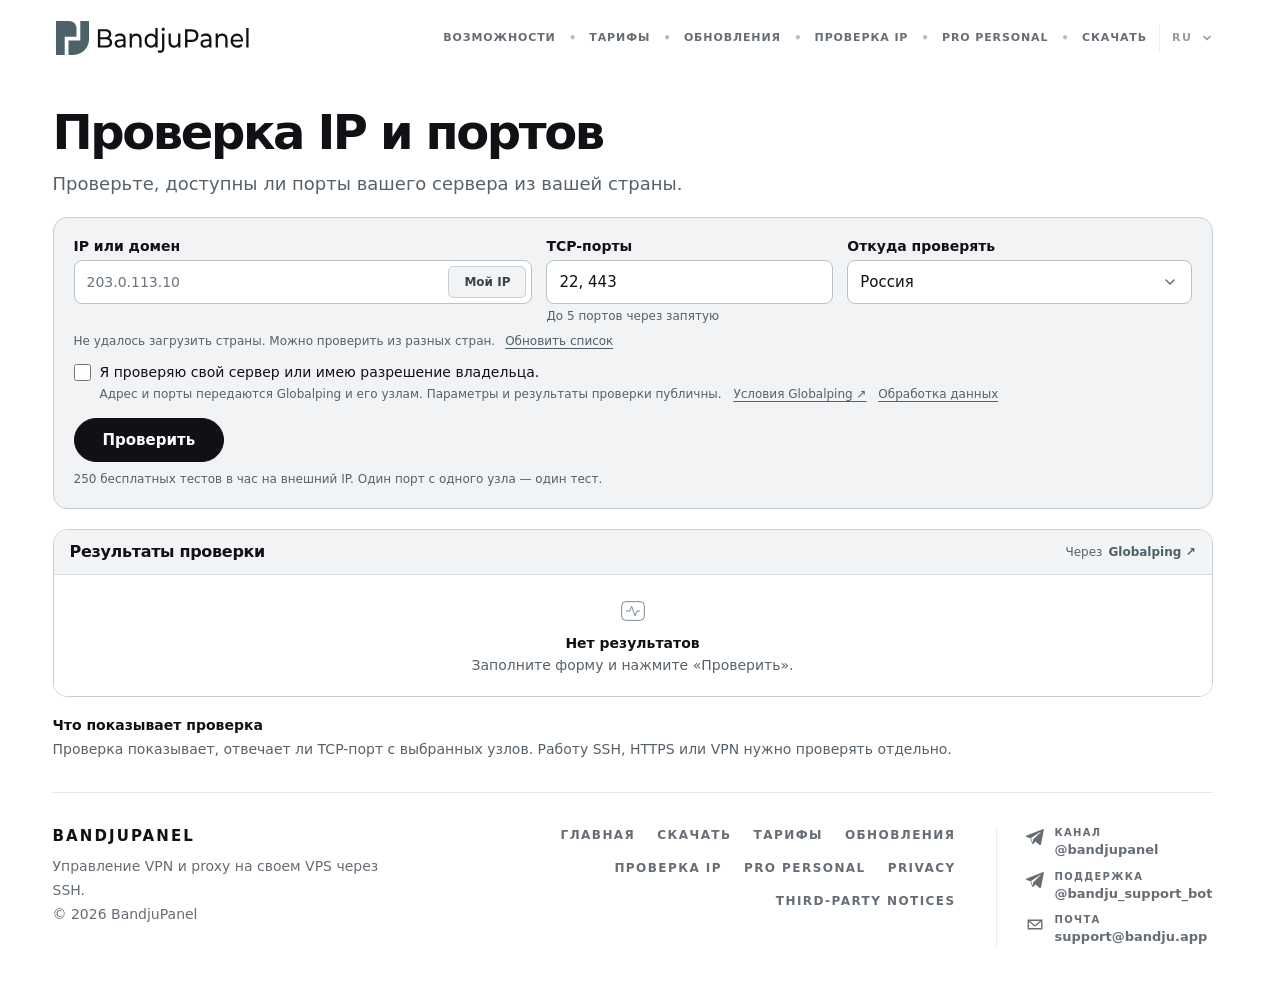
<file: check-ip/index.html>
<!DOCTYPE html>
<html lang="ru">
  <head>
    <meta charset="utf-8">
    <meta name="viewport" content="width=device-width, initial-scale=1">
    <title>Проверка IP и портов — BandjuPanel</title>
    <meta name="description" content="Проверка доступности TCP-портов сервера из вашей страны через Globalping.">
    <meta name="theme-color" content="#ffffff">
    <link rel="canonical" href="https://bandju.app/check-ip/">
    <link rel="alternate" hreflang="ru" href="https://bandju.app/check-ip/">
    <link rel="alternate" hreflang="en" href="https://bandju.app/en/check-ip/">
    <link rel="alternate" hreflang="x-default" href="https://bandju.app/check-ip/">
    <link rel="icon" type="image/svg+xml" href="/assets/brand/fav-bandju.svg">
    <link rel="stylesheet" href="/assets/site.css?v=98cfa1f506">
    <meta property="og:type" content="website">
    <meta property="og:site_name" content="BandjuPanel">
    <meta property="og:title" content="Проверка IP и портов — BandjuPanel">
    <meta property="og:description" content="Проверка доступности TCP-портов сервера из вашей страны через Globalping.">
    <meta property="og:url" content="https://bandju.app/check-ip/">
    <meta property="og:image" content="https://bandju.app/assets/ogimage.jpg">
    <meta name="twitter:card" content="summary_large_image">
  </head>
  <body class="site-page site-check-ip site-lang-ru">
    <main class="page">
      <!-- shared-header:start --><div class="header-shell">
  <header class="header">
    <a class="brand" href="/" aria-label="BandjuPanel">
      <img src="/assets/brand/logo-bandju.svg" alt="BandjuPanel" width="200" height="29">
    </a>
    <div class="header-actions">
      <nav class="menu" id="site-menu" aria-label="Главное меню">
        <a class="menu-link" href="/#features">Возможности</a>
        <span class="menu-divider" aria-hidden="true">•</span>
        <a class="menu-link" href="/#pricing">Тарифы</a>
        <span class="menu-divider" aria-hidden="true">•</span>
        <a class="menu-link" href="/changelog/">Обновления</a>
        <span class="menu-divider" aria-hidden="true">•</span>
        <a class="menu-link" href="/check-ip/">Проверка IP</a>
        <span class="menu-divider" aria-hidden="true">•</span>
        <a class="menu-link" href="/pro/">Pro Personal</a>
        <span class="menu-divider" aria-hidden="true">•</span>
        <a class="menu-link" href="/download/">Скачать</a>
      </nav>
      <div class="lang-switch" role="group" aria-label="Language switcher">
        <button class="lang-trigger" type="button" aria-haspopup="true" aria-expanded="false" aria-controls="lang-menu">
          <span data-lang-current>RU</span>
          <span class="lang-trigger-icon" aria-hidden="true">
            <svg viewBox="0 0 12 12" fill="none">
              <path d="M3 4.5 6 7.5 9 4.5"></path>
            </svg>
          </span>
        </button>
        <div class="lang-menu" id="lang-menu" role="menu" aria-label="Select language">
          <a class="lang-option is-active" href="/check-ip/" role="menuitemradio" aria-checked="true" hreflang="ru">
              <span>Русский</span>
              <span class="lang-option-check" aria-hidden="true">✓</span>
            </a><a class="lang-option" href="/en/check-ip/" role="menuitemradio" aria-checked="false" hreflang="en">
              <span>English</span>
              <span class="lang-option-check" aria-hidden="true">✓</span>
            </a>
        </div>
      </div>
      <button class="menu-toggle" type="button" aria-controls="site-menu" aria-label="Открыть меню" aria-expanded="false">
        <span aria-hidden="true"></span>
        <span aria-hidden="true"></span>
        <span aria-hidden="true"></span>
      </button>
    </div>
  </header>
</div>
<!-- shared-header:end -->
      <section class="ip-check" data-ip-check aria-labelledby="check-title">
        <div class="check-intro">
          <h1 id="check-title">Проверка IP и портов</h1>
          <p class="check-lead">Проверьте, доступны ли порты вашего сервера из вашей страны.</p>
        </div>

        <form class="check-form" data-check-form>
          <fieldset data-check-inputs>
            <div class="check-fields">
              <div class="check-field check-target-field">
                <label for="check-target">IP или домен</label>
                <div class="check-target-control">
                  <input id="check-target" name="target" type="text" placeholder="203.0.113.10" required maxlength="253" autocomplete="off" autocapitalize="none" spellcheck="false" aria-describedby="check-my-ip-status check-error">
                  <button class="check-my-ip" type="button" data-my-ip>Мой IP</button>
                </div>
                <small id="check-my-ip-status" data-my-ip-status role="status" hidden></small>
              </div>
              <div class="check-field">
                <label for="check-ports">TCP-порты</label>
                <input id="check-ports" name="ports" type="text" value="22, 443" required maxlength="50" inputmode="text" autocomplete="off" spellcheck="false" aria-describedby="check-ports-hint check-error">
                <small id="check-ports-hint">До 5 портов через запятую</small>
              </div>
              <div class="check-field">
                <label for="check-country">Откуда проверять</label>
                <select id="check-country" name="country" aria-describedby="check-country-note">
                  <option value="RU" selected>Россия</option>
                  <option value="">Разные страны</option>
                </select>
              </div>
            </div>
            <div class="check-country-note">
              <p id="check-country-note" data-country-note role="status">Загружаем список стран…</p>
              <button type="button" class="check-text-button" data-country-retry hidden>Обновить список</button>
            </div>
            <label class="check-consent">
              <input type="checkbox" name="consent" required aria-describedby="check-public-data">
              <span>Я проверяю свой сервер или имею разрешение владельца.</span>
            </label>
            <p class="check-public-data" id="check-public-data">
              Адрес и порты передаются Globalping и его узлам. Параметры и результаты проверки публичны.
              <a href="https://globalping.io/terms/terms-of-use" target="_blank" rel="noopener noreferrer">Условия Globalping ↗</a>
              <a href="/privacy/">Обработка данных</a>
            </p>
          </fieldset>
          <p class="check-error" id="check-error" data-check-error role="alert" hidden></p>
          <div class="check-actions">
            <button class="button check-run" type="submit" data-check-run>
              <span data-run-label>Проверить</span>
            </button>
            <button class="check-cancel" type="button" data-check-cancel hidden>Остановить</button>
          </div>
          <p class="check-allowance">250 бесплатных тестов в час на внешний IP. Один порт с одного узла — один тест.</p>
        </form>

        <section class="check-results" aria-labelledby="check-results-title">
          <div class="check-results-heading">
            <h2 id="check-results-title">Результаты проверки</h2>
            <a class="check-provider" href="https://globalping.io/" target="_blank" rel="noopener noreferrer">Через <strong>Globalping ↗</strong></a>
          </div>
          <div class="check-empty" data-check-empty>
            <svg viewBox="0 0 48 48" width="32" height="32" fill="none" aria-hidden="true">
              <rect x="7" y="10" width="34" height="28" rx="6" stroke="currentColor" stroke-width="1.5"></rect>
              <path d="M14 24h5l3-7 5 14 3-7h4" stroke="currentColor" stroke-width="1.5" stroke-linecap="round" stroke-linejoin="round"></path>
            </svg>
            <h3>Нет результатов</h3>
            <p>Заполните форму и нажмите «Проверить».</p>
          </div>
          <div class="check-live" data-check-live hidden>
            <div class="check-report-heading">
              <div>
                <p class="check-report-target" data-report-target></p>
                <p class="check-status" data-check-status role="status"></p>
              </div>
              <p class="check-summary" data-check-summary aria-live="polite"></p>
            </div>
            <div class="check-table-wrap" tabindex="0" role="region" aria-label="Результаты проверки">
              <table class="check-table">
                <thead><tr><th scope="col">Порт</th><th scope="col">Проверочный узел</th><th scope="col">Результат</th><th scope="col">Отклик</th></tr></thead>
                <tbody data-check-rows></tbody>
              </table>
            </div>
            <div class="check-reports" data-check-reports></div>
          </div>
        </section>

        <div class="check-explanation">
          <article><h2>Что показывает проверка</h2><p>Проверка показывает, отвечает ли TCP-порт с выбранных узлов. Работу SSH, HTTPS или VPN нужно проверять отдельно.</p></article>
        </div>
        <noscript><p class="check-error">Включите JavaScript, чтобы запустить проверку через Globalping.</p></noscript>
      </section>
      <!-- shared-footer:start --><footer class="site-footer">
  <div>
    <p class="footer-brand">BandjuPanel</p>
    <p class="footer-copy">Управление VPN и proxy на своем VPS через SSH.</p>
    <p class="footer-meta">© 2026 BandjuPanel</p>
  </div>
  <nav class="footer-links" aria-label="Footer">
    <a class="footer-link" href="/">Главная</a>
    <a class="footer-link" href="/download/">Скачать</a>
    <a class="footer-link" href="/#pricing">Тарифы</a>
    <a class="footer-link" href="/changelog/">Обновления</a>
    <a class="footer-link" href="/check-ip/">Проверка IP</a>
    <a class="footer-link" href="/pro/">Pro Personal</a>
    <a class="footer-link" href="/privacy/">Privacy</a>
    <a class="footer-link" href="https://github.com/bandju/bandju-panel-releases/blob/main/THIRD_PARTY_NOTICES.md" target="_blank" rel="noreferrer noopener">Third-party notices</a>
  </nav>
  <div class="footer-contact">
    <a class="footer-contact-link" href="https://t.me/bandjupanel" target="_blank" rel="noreferrer noopener" aria-label="Канал в Telegram">
      <span class="footer-icon-link" aria-hidden="true">
        <svg xmlns="http://www.w3.org/2000/svg" width="18" height="17" fill="none" viewBox="0 0 18 17" aria-hidden="true" focusable="false">
          <path fill="currentColor" d="M16.62.131.67 6.59C-.201 6.857-.173 7.778.473 8l3.996 1.334 1.526 5.012c.186.55.334.756.655.76.333 0 .461-.125.808-.452.406-.408 1.023-1.049 2.001-2.064l4.16 3.29c.764.451 1.316.217 1.507-.76l2.606-13.79c.28-1.199-.379-1.555-1.11-1.2ZM5.095 9.028l9.086-6.096c.445-.321.587.038.386.285L7.026 10.47l-.387 3.62-1.544-5.06Z"></path>
        </svg>
      </span>
      <span class="footer-contact-copy">
        <span class="footer-contact-label">Канал</span>
        <span class="footer-contact-value">@bandjupanel</span>
      </span>
    </a>
    <a class="footer-contact-link" href="https://t.me/bandju_support_bot" target="_blank" rel="noreferrer noopener" aria-label="Поддержка в Telegram">
      <span class="footer-icon-link" aria-hidden="true">
        <svg xmlns="http://www.w3.org/2000/svg" width="18" height="17" fill="none" viewBox="0 0 18 17" aria-hidden="true" focusable="false">
          <path fill="currentColor" d="M16.62.131.67 6.59C-.201 6.857-.173 7.778.473 8l3.996 1.334 1.526 5.012c.186.55.334.756.655.76.333 0 .461-.125.808-.452.406-.408 1.023-1.049 2.001-2.064l4.16 3.29c.764.451 1.316.217 1.507-.76l2.606-13.79c.28-1.199-.379-1.555-1.11-1.2ZM5.095 9.028l9.086-6.096c.445-.321.587.038.386.285L7.026 10.47l-.387 3.62-1.544-5.06Z"></path>
        </svg>
      </span>
      <span class="footer-contact-copy">
        <span class="footer-contact-label">Поддержка</span>
        <span class="footer-contact-value">@bandju_support_bot</span>
      </span>
    </a>
    <a class="footer-contact-link" href="mailto:support@bandju.app" target="_blank" rel="noreferrer noopener" aria-label="Email">
      <span class="footer-icon-link" aria-hidden="true">
        <svg xmlns="http://www.w3.org/2000/svg" width="18" height="17" fill="none" viewBox="0 0 18 17" aria-hidden="true" focusable="false">
          <path d="M2.25 4.25h13.5v8.5H2.25z" stroke="currentColor" stroke-width="1.35" rx="1.8"></path>
          <path d="m3.4 5.35 5.02 4.11a.9.9 0 0 0 1.16 0l5.02-4.11" stroke="currentColor" stroke-width="1.35" stroke-linecap="round" stroke-linejoin="round"></path>
        </svg>
      </span>
      <span class="footer-contact-copy">
        <span class="footer-contact-label">Почта</span>
        <span class="footer-contact-value">support@bandju.app</span>
      </span>
    </a>
  </div>
</footer>
<!-- shared-footer:end -->
    </main>
    <script type="module" src="/_astro/IpCheckPage.astro_astro_type_script_index_0_lang.DYD_6ola.js"></script>
  </body>
</html>
</file>
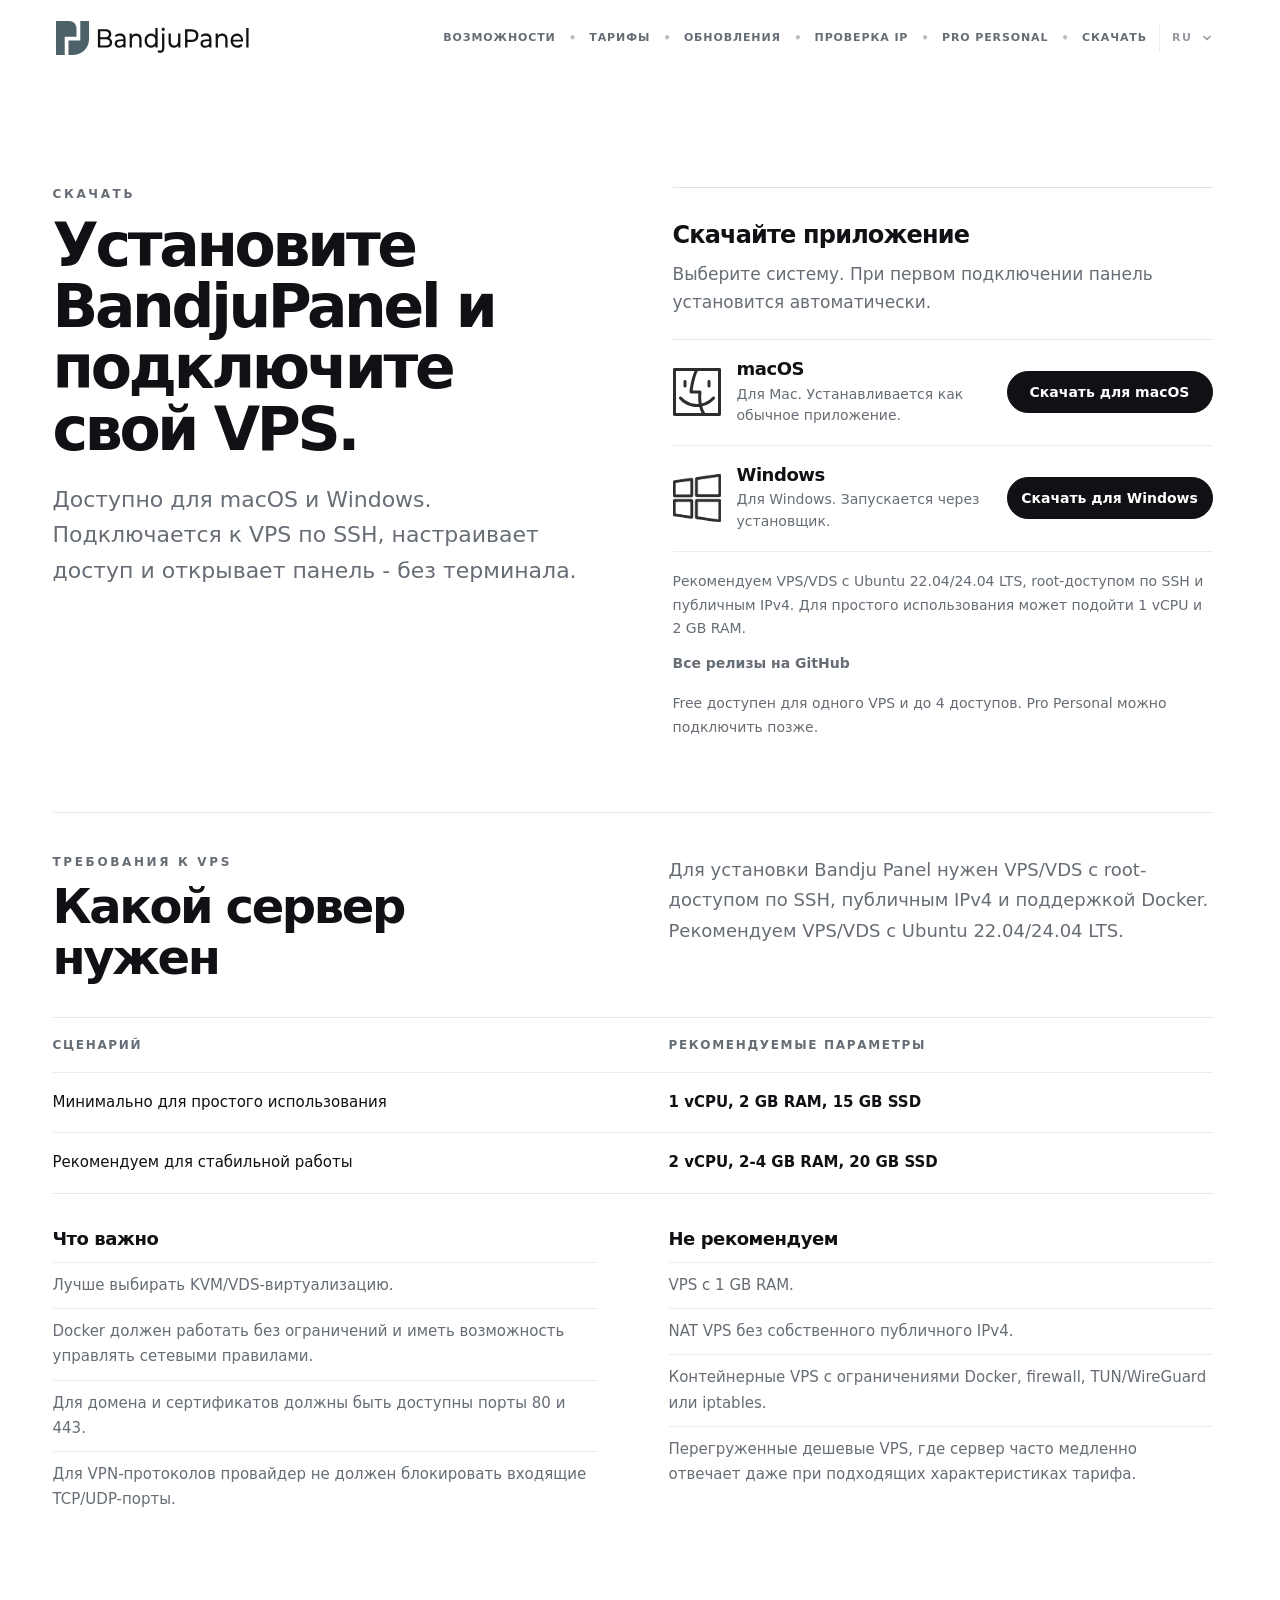
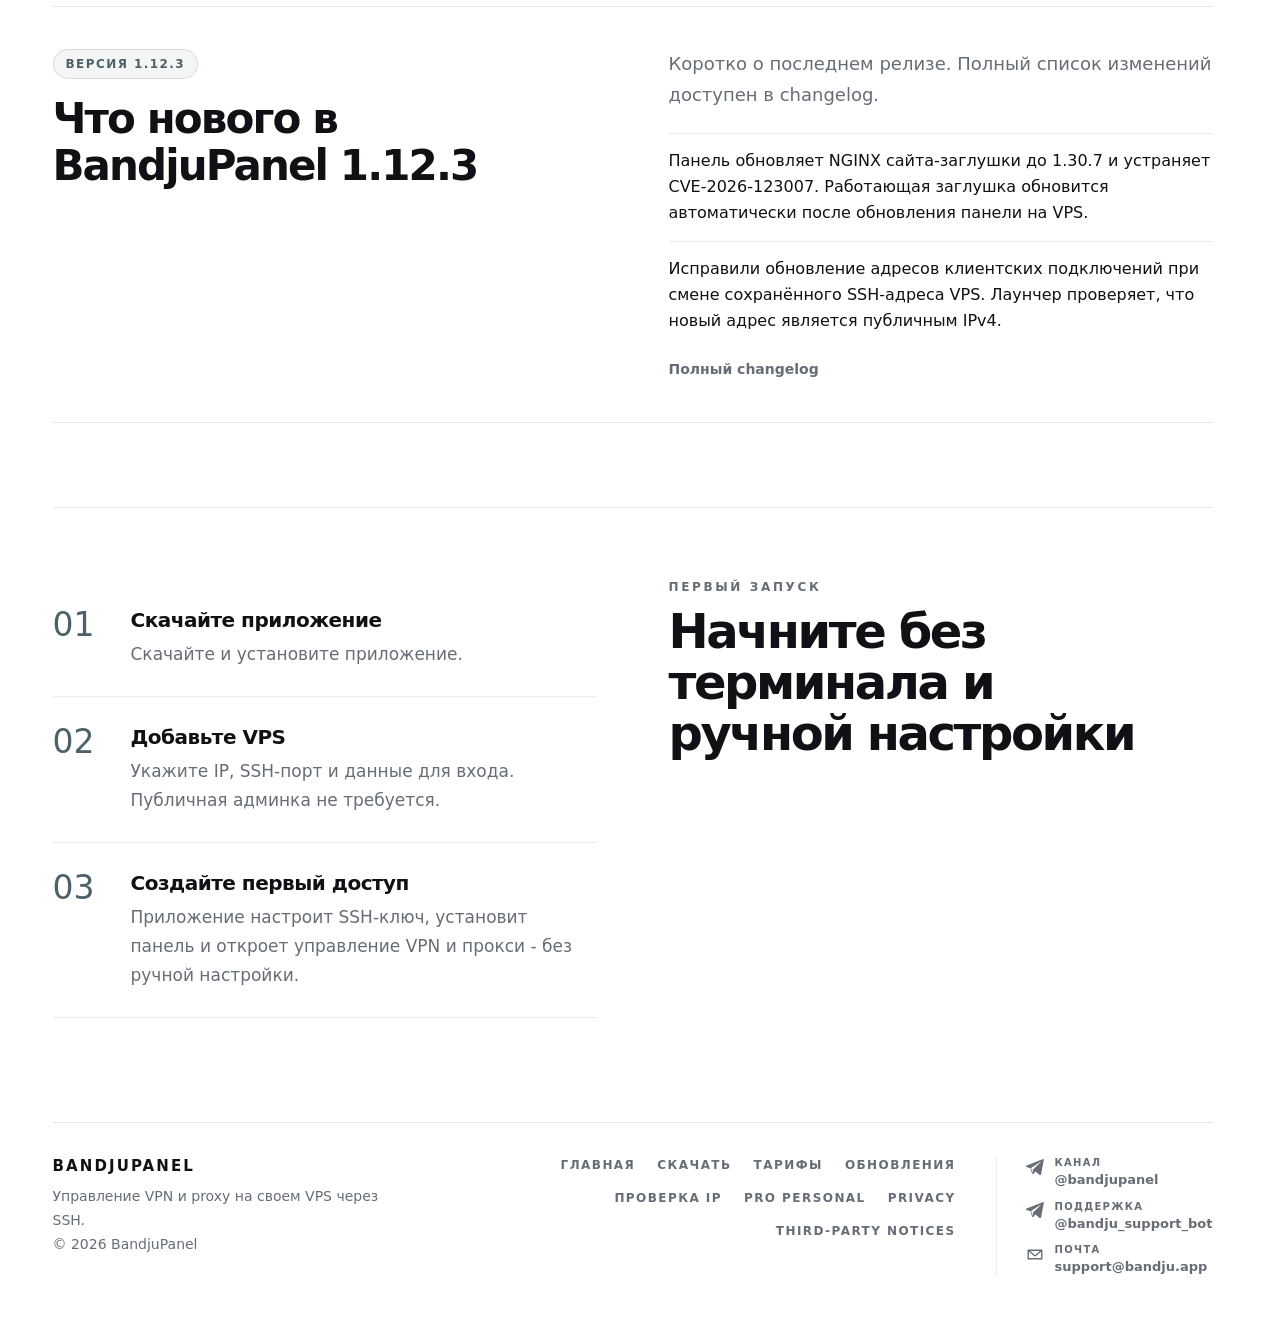
<file: download/index.html>
<!DOCTYPE html>
<html lang="ru">
  <head>
    <meta charset="utf-8">
  <meta name="viewport" content="width=device-width, initial-scale=1">
  <title>Скачать BandjuPanel для macOS и Windows</title>
  <meta name="description" content="Скачайте BandjuPanel для macOS и Windows. Приложение подключается к VPS по SSH, управляет VPN, прокси, доменом, HTTPS и Gateway без терминала.">
  <meta name="theme-color" content="#ffffff">
  <link rel="canonical" href="https://bandju.app/download/">
  <link rel="alternate" hreflang="ru" href="https://bandju.app/download/">
  <link rel="alternate" hreflang="en" href="https://bandju.app/en/download/">
  <link rel="alternate" hreflang="x-default" href="https://bandju.app/download/">
  <link rel="icon" type="image/svg+xml" href="/assets/brand/fav-bandju.svg">
  <meta property="og:type" content="website">
  <meta property="og:site_name" content="BandjuPanel">
  <meta property="og:locale" content="ru_RU">
  <meta property="og:locale:alternate" content="en_US">
  <meta property="og:title" content="Скачать BandjuPanel для macOS и Windows">
  <meta property="og:description" content="Подключайтесь к VPS по SSH и управляйте VPN, прокси, доменом, HTTPS и Gateway без терминала.">
  <meta property="og:url" content="https://bandju.app/download/">
  <meta property="og:image" content="https://bandju.app/assets/ogimage.jpg">
  <meta property="og:image:type" content="image/jpeg">
  <meta property="og:image:width" content="1200">
  <meta property="og:image:height" content="630">
  <meta property="og:image:alt" content="BandjuPanel">
  <meta name="twitter:card" content="summary_large_image">
  <meta name="twitter:title" content="Скачать BandjuPanel для macOS и Windows">
  <meta name="twitter:description" content="Приложение подключается к VPS по SSH и открывает управление VPN, прокси, доменом, HTTPS и Gateway без терминала.">
  <meta name="twitter:image" content="https://bandju.app/assets/ogimage.jpg">
  <meta name="twitter:image:alt" content="BandjuPanel">
    <link rel="stylesheet" href="/assets/site.css?v=98cfa1f506">
  </head>
  <body class="site-page site-download site-lang-ru">
    <main class="page">
      <!-- shared-header:start --><div class="header-shell">
  <header class="header">
    <a class="brand" href="/" aria-label="BandjuPanel">
      <img src="/assets/brand/logo-bandju.svg" alt="BandjuPanel" width="200" height="29">
    </a>
    <div class="header-actions">
      <nav class="menu" id="site-menu" aria-label="Главное меню">
        <a class="menu-link" href="/#features">Возможности</a>
        <span class="menu-divider" aria-hidden="true">•</span>
        <a class="menu-link" href="/#pricing">Тарифы</a>
        <span class="menu-divider" aria-hidden="true">•</span>
        <a class="menu-link" href="/changelog/">Обновления</a>
        <span class="menu-divider" aria-hidden="true">•</span>
        <a class="menu-link" href="/check-ip/">Проверка IP</a>
        <span class="menu-divider" aria-hidden="true">•</span>
        <a class="menu-link" href="/pro/">Pro Personal</a>
        <span class="menu-divider" aria-hidden="true">•</span>
        <a class="menu-link" href="/download/">Скачать</a>
      </nav>
      <div class="lang-switch" role="group" aria-label="Language switcher">
        <button class="lang-trigger" type="button" aria-haspopup="true" aria-expanded="false" aria-controls="lang-menu">
          <span data-lang-current>RU</span>
          <span class="lang-trigger-icon" aria-hidden="true">
            <svg viewBox="0 0 12 12" fill="none">
              <path d="M3 4.5 6 7.5 9 4.5"></path>
            </svg>
          </span>
        </button>
        <div class="lang-menu" id="lang-menu" role="menu" aria-label="Select language">
          <a class="lang-option is-active" href="/download/" role="menuitemradio" aria-checked="true" hreflang="ru">
              <span>Русский</span>
              <span class="lang-option-check" aria-hidden="true">✓</span>
            </a><a class="lang-option" href="/en/download/" role="menuitemradio" aria-checked="false" hreflang="en">
              <span>English</span>
              <span class="lang-option-check" aria-hidden="true">✓</span>
            </a>
        </div>
      </div>
      <button class="menu-toggle" type="button" aria-controls="site-menu" aria-label="Открыть меню" aria-expanded="false">
        <span aria-hidden="true"></span>
        <span aria-hidden="true"></span>
        <span aria-hidden="true"></span>
      </button>
    </div>
  </header>
</div>
<!-- shared-header:end -->
      

    <section class="section hero" aria-labelledby="download-title">
      <div>
        <p class="eyebrow" data-i18n="eyebrow">Скачать</p>
        <h1 id="download-title" data-i18n="title">Установите BandjuPanel и подключите свой VPS.</h1>
        <p class="lead" data-i18n="lead">
          Доступно для macOS и Windows. Подключается к VPS по SSH, настраивает доступ и открывает панель - без терминала.
        </p>
      </div>
      <div class="download-panel">
        <h2 class="download-title" data-i18n="panelTitle">Скачайте приложение</h2>
        <p class="download-copy" data-i18n="panelCopy">
          Выберите систему. При первом подключении панель установится автоматически.
        </p>
        <div class="download-options" aria-label="Выбор версии">
          <a
            class="download-option"
            href="https://github.com/bandju/bandju-panel-releases/releases/download/v1.5.2/Bandju-Panel_1.5.2_universal.dmg"
            rel="noreferrer noopener"
            data-download-platform="macos"
            data-fallback-version="1.5.2"
          >
            <img class="download-option-icon" src="/assets/icons/icons-mac.svg" alt="" width="48" height="48" loading="lazy" decoding="async">
            <span>
              <span class="download-option-title">macOS</span>
              <span class="download-option-meta" data-i18n="macDownloadHint">Для Mac. Устанавливается как обычное приложение.</span>
            </span>
            <span class="download-option-action" data-i18n="macDownloadCta">Скачать для macOS</span>
          </a>
          <a
            class="download-option"
            href="https://github.com/bandju/bandju-panel-releases/releases/download/v1.5.2/Bandju-Panel_1.5.2_windows_x64_setup.exe"
            rel="noreferrer noopener"
            data-download-platform="windows"
            data-fallback-version="1.5.2"
          >
            <img class="download-option-icon" src="/assets/icons/icons-win.svg" alt="" width="48" height="48" loading="lazy" decoding="async">
            <span>
              <span class="download-option-title">Windows</span>
              <span class="download-option-meta" data-i18n="windowsDownloadHint">Для Windows. Запускается через установщик.</span>
            </span>
            <span class="download-option-action" data-i18n="windowsDownloadCta">Скачать для Windows</span>
          </a>
        </div>
        <p class="download-prereq" data-i18n="downloadPrereq">Рекомендуем VPS/VDS с Ubuntu 22.04/24.04 LTS, root-доступом по SSH и публичным IPv4. Для простого использования может подойти 1 vCPU и 2 GB RAM.</p>
        <a class="release-link" href="https://github.com/bandju/bandju-panel-releases/releases" rel="noreferrer noopener" data-i18n="releasesCta">Все релизы на GitHub</a>
        <p class="download-note" data-i18n="panelNote">Free доступен для одного VPS и до 4 доступов. Pro Personal можно подключить позже.</p>
        
      </div>
    </section>

    <section class="section vps-requirements" aria-labelledby="vps-requirements-title">
      <div class="vps-requirements-head">
        <div>
          <p class="section-kicker" data-i18n="vpsRequirementsKicker">Требования к VPS</p>
          <h2 class="section-title" id="vps-requirements-title" data-i18n="vpsRequirementsTitle">Какой сервер нужен</h2>
        </div>
        <p class="vps-requirements-lead" data-i18n="vpsRequirementsLead">Для установки Bandju Panel нужен VPS/VDS с root-доступом по SSH, публичным IPv4 и поддержкой Docker. Рекомендуем VPS/VDS с Ubuntu 22.04/24.04 LTS.</p>
      </div>

      <div class="vps-spec-table-wrap">
        <table class="vps-spec-table">
          <thead>
            <tr>
              <th scope="col" data-i18n="vpsScenarioHeader">Сценарий</th>
              <th scope="col" data-i18n="vpsParamsHeader">Рекомендуемые параметры</th>
            </tr>
          </thead>
          <tbody>
            <tr>
              <td data-i18n="vpsScenarioSimple">Минимально для простого использования</td>
              <td data-i18n="vpsParamsSimple">1 vCPU, 2 GB RAM, 15 GB SSD</td>
            </tr>
            <tr>
              <td data-i18n="vpsScenarioStable">Рекомендуем для стабильной работы</td>
              <td data-i18n="vpsParamsStable">2 vCPU, 2-4 GB RAM, 20 GB SSD</td>
            </tr>
          </tbody>
        </table>
      </div>

      <div class="vps-requirements-notes">
        <div class="vps-requirements-note">
          <h3 class="vps-note-title" data-i18n="vpsImportantTitle">Что важно</h3>
          <ul class="vps-note-list">
            <li data-i18n="vpsImportantKvm">Лучше выбирать KVM/VDS-виртуализацию.</li>
            <li data-i18n="vpsImportantDocker">Docker должен работать без ограничений и иметь возможность управлять сетевыми правилами.</li>
            <li data-i18n="vpsImportantPorts">Для домена и сертификатов должны быть доступны порты 80 и 443.</li>
            <li data-i18n="vpsImportantVpnPorts">Для VPN-протоколов провайдер не должен блокировать входящие TCP/UDP-порты.</li>
          </ul>
        </div>

        <div class="vps-requirements-note">
          <h3 class="vps-note-title" data-i18n="vpsAvoidTitle">Не рекомендуем</h3>
          <ul class="vps-note-list">
            <li data-i18n="vpsAvoidRam">VPS с 1 GB RAM.</li>
            <li data-i18n="vpsAvoidNat">NAT VPS без собственного публичного IPv4.</li>
            <li data-i18n="vpsAvoidContainers">Контейнерные VPS с ограничениями Docker, firewall, TUN/WireGuard или iptables.</li>
            <li data-i18n="vpsAvoidOverloaded">Перегруженные дешевые VPS, где сервер часто медленно отвечает даже при подходящих характеристиках тарифа.</li>
          </ul>
        </div>
      </div>
    </section>

    <section class="section release-highlights" aria-labelledby="release-title">
      <div class="release-highlights-panel">
        <div>
          <span class="release-badge" data-i18n="releaseBadge">Версия 1.12.3</span>
          <h2 class="release-title" id="release-title" data-i18n="releaseTitle">Что нового в BandjuPanel 1.12.3</h2>
        </div>
        <div>
          <p class="release-lead" data-i18n="releaseLead">Коротко о последнем релизе. Полный список изменений доступен в changelog.</p>
          <ul class="release-list">
            <li data-i18n="releaseItem1">Панель обновляет NGINX сайта-заглушки до 1.30.7 и устраняет CVE-2026-123007. Работающая заглушка обновится автоматически после обновления панели на VPS.</li>
            <li data-i18n="releaseItem2">Исправили обновление адресов клиентских подключений при смене сохранённого SSH-адреса VPS. Лаунчер проверяет, что новый адрес является публичным IPv4.</li>
          </ul>
          <a class="release-link release-changelog-link" href="/changelog/" data-i18n="releaseChangelogCta">Полный changelog</a>
        </div>
      </div>
    </section>

    <section class="section content-grid" aria-labelledby="start-title">
      <div class="first-run-intro">
        <p class="section-kicker" data-i18n="startKicker">Первый запуск</p>
        <h2 class="section-title" id="start-title" data-i18n="startTitle">Начните без терминала и ручной настройки</h2>
      </div>
      <div class="steps">
        <article class="step">
          <div class="step-number">01</div>
          <div>
            <h3 class="step-title" data-i18n="step1Title">Скачайте приложение</h3>
            <p class="step-copy" data-i18n="step1Copy">Скачайте и установите приложение.</p>
          </div>
        </article>
        <article class="step">
          <div class="step-number">02</div>
          <div>
            <h3 class="step-title" data-i18n="step2Title">Добавьте VPS</h3>
            <p class="step-copy" data-i18n="step2Copy">Укажите IP, SSH‑порт и данные для входа. Публичная админка не требуется.</p>
          </div>
        </article>
        <article class="step">
          <div class="step-number">03</div>
          <div>
            <h3 class="step-title" data-i18n="step3Title">Создайте первый доступ</h3>
            <p class="step-copy" data-i18n="step3Copy">Приложение настроит SSH‑ключ, установит панель и откроет управление VPN и прокси - без ручной настройки.</p>
          </div>
        </article>
      </div>
    </section>
      <!-- shared-footer:start --><footer class="site-footer">
  <div>
    <p class="footer-brand">BandjuPanel</p>
    <p class="footer-copy">Управление VPN и proxy на своем VPS через SSH.</p>
    <p class="footer-meta">© 2026 BandjuPanel</p>
  </div>
  <nav class="footer-links" aria-label="Footer">
    <a class="footer-link" href="/">Главная</a>
    <a class="footer-link" href="/download/">Скачать</a>
    <a class="footer-link" href="/#pricing">Тарифы</a>
    <a class="footer-link" href="/changelog/">Обновления</a>
    <a class="footer-link" href="/check-ip/">Проверка IP</a>
    <a class="footer-link" href="/pro/">Pro Personal</a>
    <a class="footer-link" href="/privacy/">Privacy</a>
    <a class="footer-link" href="https://github.com/bandju/bandju-panel-releases/blob/main/THIRD_PARTY_NOTICES.md" target="_blank" rel="noreferrer noopener">Third-party notices</a>
  </nav>
  <div class="footer-contact">
    <a class="footer-contact-link" href="https://t.me/bandjupanel" target="_blank" rel="noreferrer noopener" aria-label="Канал в Telegram">
      <span class="footer-icon-link" aria-hidden="true">
        <svg xmlns="http://www.w3.org/2000/svg" width="18" height="17" fill="none" viewBox="0 0 18 17" aria-hidden="true" focusable="false">
          <path fill="currentColor" d="M16.62.131.67 6.59C-.201 6.857-.173 7.778.473 8l3.996 1.334 1.526 5.012c.186.55.334.756.655.76.333 0 .461-.125.808-.452.406-.408 1.023-1.049 2.001-2.064l4.16 3.29c.764.451 1.316.217 1.507-.76l2.606-13.79c.28-1.199-.379-1.555-1.11-1.2ZM5.095 9.028l9.086-6.096c.445-.321.587.038.386.285L7.026 10.47l-.387 3.62-1.544-5.06Z"></path>
        </svg>
      </span>
      <span class="footer-contact-copy">
        <span class="footer-contact-label">Канал</span>
        <span class="footer-contact-value">@bandjupanel</span>
      </span>
    </a>
    <a class="footer-contact-link" href="https://t.me/bandju_support_bot" target="_blank" rel="noreferrer noopener" aria-label="Поддержка в Telegram">
      <span class="footer-icon-link" aria-hidden="true">
        <svg xmlns="http://www.w3.org/2000/svg" width="18" height="17" fill="none" viewBox="0 0 18 17" aria-hidden="true" focusable="false">
          <path fill="currentColor" d="M16.62.131.67 6.59C-.201 6.857-.173 7.778.473 8l3.996 1.334 1.526 5.012c.186.55.334.756.655.76.333 0 .461-.125.808-.452.406-.408 1.023-1.049 2.001-2.064l4.16 3.29c.764.451 1.316.217 1.507-.76l2.606-13.79c.28-1.199-.379-1.555-1.11-1.2ZM5.095 9.028l9.086-6.096c.445-.321.587.038.386.285L7.026 10.47l-.387 3.62-1.544-5.06Z"></path>
        </svg>
      </span>
      <span class="footer-contact-copy">
        <span class="footer-contact-label">Поддержка</span>
        <span class="footer-contact-value">@bandju_support_bot</span>
      </span>
    </a>
    <a class="footer-contact-link" href="mailto:support@bandju.app" target="_blank" rel="noreferrer noopener" aria-label="Email">
      <span class="footer-icon-link" aria-hidden="true">
        <svg xmlns="http://www.w3.org/2000/svg" width="18" height="17" fill="none" viewBox="0 0 18 17" aria-hidden="true" focusable="false">
          <path d="M2.25 4.25h13.5v8.5H2.25z" stroke="currentColor" stroke-width="1.35" rx="1.8"></path>
          <path d="m3.4 5.35 5.02 4.11a.9.9 0 0 0 1.16 0l5.02-4.11" stroke="currentColor" stroke-width="1.35" stroke-linecap="round" stroke-linejoin="round"></path>
        </svg>
      </span>
      <span class="footer-contact-copy">
        <span class="footer-contact-label">Почта</span>
        <span class="footer-contact-value">support@bandju.app</span>
      </span>
    </a>
  </div>
</footer>
<!-- shared-footer:end -->
    </main>
    <script>
    (() => {
      const translations = {
        ru: {
          label: 'RU',
          menuLabel: 'Русский',
          htmlLang: 'ru',
          titleText: 'Скачать BandjuPanel для macOS и Windows',
          description: 'Скачайте BandjuPanel для macOS и Windows. Приложение подключается к VPS по SSH, управляет VPN, прокси, доменом, HTTPS и Gateway без терминала.',
          menuFeatures: 'Возможности',
          menuHow: 'Как это работает',
          menuPricing: 'Тарифы',
          menuPro: 'Pro Personal',
          eyebrow: 'Скачать',
          title: 'Установите BandjuPanel и подключите свой VPS.',
          lead: 'Доступно для macOS и Windows. Подключается к VPS по SSH, настраивает доступ и открывает панель - без терминала.',
          panelTitle: 'Скачайте приложение',
          panelCopy: 'Выберите систему. При первом подключении панель установится автоматически.',
          macDownloadHint: 'Для Mac. Устанавливается как обычное приложение.',
          windowsDownloadHint: 'Для Windows. Запускается через установщик.',
          macDownloadCta: 'Скачать для macOS',
          windowsDownloadCta: 'Скачать для Windows',
          downloadPrereq: 'Рекомендуем VPS/VDS с Ubuntu 22.04/24.04 LTS, root-доступом по SSH и публичным IPv4. Для простого использования может подойти 1 vCPU и 2 GB RAM.',
          releasesCta: 'Все релизы на GitHub',
          panelNote: 'Free доступен для одного VPS и до 4 доступов. Pro Personal можно подключить позже.',
          releaseBadge: 'Версия 1.12.3',
          releaseTitle: 'Что нового в BandjuPanel 1.12.3',
          releaseLead: 'Коротко о последнем релизе. Полный список изменений доступен в changelog.',
          releaseItem1: 'Панель обновляет NGINX сайта-заглушки до 1.30.7 и устраняет CVE-2026-123007. Работающая заглушка обновится автоматически после обновления панели на VPS.',
          releaseItem2: 'Исправили обновление адресов клиентских подключений при смене сохранённого SSH-адреса VPS. Лаунчер проверяет, что новый адрес является публичным IPv4.',
          releaseItem3: '',
          releaseItem4: '',
          macUnsignedTitle: 'macOS: первый запуск unsigned приложения',
          macUnsignedCopy: 'Первый публичный релиз для macOS идет без подписи Apple Developer. Это нормально: приложение можно открыть вручную после стандартного предупреждения macOS.',
          macUnsignedStep1: 'Перетащите Bandju Panel.app в Applications.',
          macUnsignedStep2: 'Попробуйте открыть приложение один раз из Applications.',
          macUnsignedStep3: 'Если macOS заблокирует запуск, откройте System Settings → Privacy & Security и нажмите Open Anyway.',
          startKicker: 'Первый запуск',
          startTitle: 'Начните без терминала и ручной настройки',
          step1Title: 'Скачайте приложение',
          step1Copy: 'Скачайте и установите приложение.',
          step2Title: 'Добавьте VPS',
          step2Copy: 'Укажите IP, SSH‑порт и данные для входа. Публичная админка не требуется.',
          step3Title: 'Создайте первый доступ',
          step3Copy: 'Приложение настроит SSH‑ключ, установит панель и откроет управление VPN и прокси - без ручной настройки.',
          vpsRequirementsKicker: 'Требования к VPS',
          vpsRequirementsTitle: 'Какой сервер нужен',
          vpsRequirementsLead: 'Для установки Bandju Panel нужен VPS/VDS с root-доступом по SSH, публичным IPv4 и поддержкой Docker. Рекомендуем VPS/VDS с Ubuntu 22.04/24.04 LTS.',
          vpsScenarioHeader: 'Сценарий',
          vpsParamsHeader: 'Рекомендуемые параметры',
          vpsScenarioSimple: 'Минимально для простого использования',
          vpsParamsSimple: '1 vCPU, 2 GB RAM, 15 GB SSD',
          vpsScenarioStable: 'Рекомендуем для стабильной работы',
          vpsParamsStable: '2 vCPU, 2-4 GB RAM, 20 GB SSD',
          vpsImportantTitle: 'Что важно',
          vpsImportantKvm: 'Лучше выбирать KVM/VDS-виртуализацию.',
          vpsImportantDocker: 'Docker должен работать без ограничений и иметь возможность управлять сетевыми правилами.',
          vpsImportantPorts: 'Для домена и сертификатов должны быть доступны порты 80 и 443.',
          vpsImportantVpnPorts: 'Для VPN-протоколов провайдер не должен блокировать входящие TCP/UDP-порты.',
          vpsAvoidTitle: 'Не рекомендуем',
          vpsAvoidRam: 'VPS с 1 GB RAM.',
          vpsAvoidNat: 'NAT VPS без собственного публичного IPv4.',
          vpsAvoidContainers: 'Контейнерные VPS с ограничениями Docker, firewall, TUN/WireGuard или iptables.',
          vpsAvoidOverloaded: 'Перегруженные дешевые VPS, где сервер часто медленно отвечает даже при подходящих характеристиках тарифа.',
          footerHome: 'Главная',
          footerCopy: 'Управление VPN и proxy на своем VPS через SSH.'
        },
        en: {
          label: 'EN',
          menuLabel: 'English',
          htmlLang: 'en',
          titleText: 'Download BandjuPanel for macOS and Windows',
          description: 'Download BandjuPanel for macOS and Windows. It connects to your VPS over SSH and manages VPN, proxy, domains, HTTPS, and Gateway without using the terminal.',
          menuFeatures: 'Features',
          menuHow: 'How it works',
          menuPricing: 'Pricing',
          menuPro: 'Pro Personal',
          eyebrow: 'Download',
          title: 'Install BandjuPanel and connect your VPS.',
          lead: 'Available for macOS and Windows. It connects to your VPS over SSH, sets up access, and opens the panel. No terminal required.',
          panelTitle: 'Download the app',
          panelCopy: 'Choose your system. The panel is installed automatically on the first connection.',
          macDownloadHint: 'For Mac. Installs like a regular app.',
          windowsDownloadHint: 'For Windows. Uses a standard installer.',
          macDownloadCta: 'Download for macOS',
          windowsDownloadCta: 'Download for Windows',
          downloadPrereq: 'Recommended: a VPS/VDS with Ubuntu 22.04/24.04 LTS, root SSH access, and public IPv4. Simple setups may work with 1 vCPU and 2 GB RAM.',
          releasesCta: 'All releases on GitHub',
          panelNote: 'Free is available for one VPS and up to 4 access profiles. Pro Personal can be added later.',
          releaseBadge: 'Version 1.12.3',
          releaseTitle: 'What is new in BandjuPanel 1.12.3',
          releaseLead: 'A short summary of the latest release. The full version history is available in the changelog.',
          releaseItem1: 'The panel updates the placeholder site to NGINX 1.30.7 and fixes CVE-2026-123007. Running placeholder sites update automatically after you update the panel on the VPS.',
          releaseItem2: 'Fixed client endpoint updates when changing a saved VPS SSH address. The launcher checks that the new address is a public IPv4 address.',
          releaseItem3: '',
          releaseItem4: '',
          macUnsignedTitle: 'macOS: first launch of the unsigned app',
          macUnsignedCopy: 'The first public macOS build is not signed with an Apple Developer certificate. That is expected for now: you can still open the app manually after the standard macOS warning.',
          macUnsignedStep1: 'Drag Bandju Panel.app to Applications.',
          macUnsignedStep2: 'Try to open the app once from Applications.',
          macUnsignedStep3: 'If macOS blocks it, open System Settings → Privacy & Security and click Open Anyway.',
          startKicker: 'First run',
          startTitle: 'Start without the terminal or manual setup',
          step1Title: 'Download the app',
          step1Copy: 'Download and install the app.',
          step2Title: 'Add a VPS',
          step2Copy: 'Enter the IP address, SSH port, and server login credentials. No public admin panel is required.',
          step3Title: 'Create your first access profile',
          step3Copy: 'The app sets up the SSH key, installs the panel, and opens VPN and proxy management without manual setup.',
          vpsRequirementsKicker: 'VPS requirements',
          vpsRequirementsTitle: 'Server requirements',
          vpsRequirementsLead: 'Installing Bandju Panel requires a VPS/VDS with root SSH access, public IPv4, and Docker support. We recommend a VPS/VDS with Ubuntu 22.04/24.04 LTS.',
          vpsScenarioHeader: 'Scenario',
          vpsParamsHeader: 'Recommended parameters',
          vpsScenarioSimple: 'Minimum for simple use',
          vpsParamsSimple: '1 vCPU, 2 GB RAM, 15 GB SSD',
          vpsScenarioStable: 'Recommended for stable operation',
          vpsParamsStable: '2 vCPU, 2-4 GB RAM, 20 GB SSD',
          vpsImportantTitle: 'Important',
          vpsImportantKvm: 'KVM/VDS virtualization is preferred.',
          vpsImportantDocker: 'Docker must run without restrictions and be able to manage network rules.',
          vpsImportantPorts: 'Ports 80 and 443 must be available for domains and certificates.',
          vpsImportantVpnPorts: 'The provider must not block incoming TCP/UDP ports used by VPN protocols.',
          vpsAvoidTitle: 'Not recommended',
          vpsAvoidRam: 'VPS plans with 1 GB RAM.',
          vpsAvoidNat: 'NAT VPS without its own public IPv4.',
          vpsAvoidContainers: 'Container VPS plans with Docker, firewall, TUN/WireGuard, or iptables restrictions.',
          vpsAvoidOverloaded: 'Overloaded cheap VPS hosts where the server responds slowly even when plan specs look sufficient.',
          footerHome: 'Home',
          footerCopy: 'VPN and proxy management on your VPS over SSH.'
        }
      };

      const titleElement = document.querySelector('title');
      const descriptionElement = document.querySelector('meta[name="description"]');
      const translatableNodes = document.querySelectorAll('[data-i18n]');
      const headerShell = document.querySelector('.header-shell');
      const header = document.querySelector('.header');
      const langTrigger = document.querySelector('.lang-trigger');
      const langMenu = document.getElementById('lang-menu');
      const langCurrent = document.querySelector('[data-lang-current]');
      const menuToggle = document.querySelector('.menu-toggle');
      const siteMenu = document.querySelector('.menu');
      const downloadLinks = Array.from(document.querySelectorAll('[data-download-platform]'));
      const RELEASE_MANIFEST_URLS = [
        '/releases/latest.json',
        'https://updates.bandju.app/latest.json',
        'https://raw.githubusercontent.com/bandju/bandju-panel-releases/refs/heads/main/latest.json'
      ];
      const RELEASE_DOWNLOAD_URL_PREFIX = 'https://github.com/bandju/bandju-panel-releases/releases/download/';
      const RELEASE_MANIFEST_TIMEOUT_MS = 2500;
      const DOWNLOAD_ANALYTICS_URL = 'https://license.bandju.app/api/analytics/download-click';
      let latestManifestCache = null;
      let latestManifestPromise = null;

      const normalizeLang = (value) => (value === 'en' ? 'en' : 'ru');
      const localeForLanguage = (value) => (normalizeLang(value) === 'en' ? 'en-US' : 'ru-RU');

      const fallbackDownloadTarget = (link) => ({
        url: link.getAttribute('href') || '',
        version: link.getAttribute('data-fallback-version') || ''
      });

      const resolveDownloadTarget = (platform, manifest) => {
        const entry = manifest?.launcher?.downloads?.[platform];
        const url = typeof entry?.url === 'string' ? entry.url.trim() : '';
        if (!url.startsWith(RELEASE_DOWNLOAD_URL_PREFIX)) return null;
        return {
          url,
          version: String(manifest?.launcher?.version || manifest?.version || '').trim()
        };
      };

      const fetchReleaseManifest = async (url) => {
        const controller = new AbortController();
        const timeoutId = window.setTimeout(() => controller.abort(), RELEASE_MANIFEST_TIMEOUT_MS);
        try {
          const response = await fetch(url, { cache: 'no-store', signal: controller.signal });
          if (!response.ok) throw new Error(`Manifest request failed: ${response.status}`);
          const manifest = await response.json();
          const hasSupportedDownload = downloadLinks.some((link) => (
            resolveDownloadTarget(link.getAttribute('data-download-platform') || '', manifest)
          ));
          if (!hasSupportedDownload) throw new Error('Manifest does not contain supported downloads');
          return manifest;
        } finally {
          window.clearTimeout(timeoutId);
        }
      };

      const updateDownloadLinksFromManifest = (manifest) => {
        downloadLinks.forEach((link) => {
          const platform = link.getAttribute('data-download-platform') || '';
          const target = resolveDownloadTarget(platform, manifest);
          if (!target) return;
          link.setAttribute('href', target.url);
          if (target.version) {
            link.dataset.releaseVersion = target.version;
          }
        });
      };

      const loadLatestManifest = async () => {
        if (latestManifestCache) return latestManifestCache;
        if (!latestManifestPromise) {
          latestManifestPromise = (async () => {
            let lastError = null;
            for (const url of RELEASE_MANIFEST_URLS) {
              try {
                const manifest = await fetchReleaseManifest(url);
                latestManifestCache = manifest;
                updateDownloadLinksFromManifest(manifest);
                return manifest;
              } catch (error) {
                lastError = error;
              }
            }
            throw lastError || new Error('Release manifest is unavailable');
          })()
            .catch((error) => {
              latestManifestPromise = null;
              throw error;
            });
        }
        return latestManifestPromise;
      };

      const trackDownloadClick = async (payload) => {
        const body = JSON.stringify(payload);
        const timeout = new Promise((resolve) => {
          window.setTimeout(() => resolve(false), 800);
        });

        try {
          const delivered = await Promise.race([
            fetch(DOWNLOAD_ANALYTICS_URL, {
              method: 'POST',
              mode: 'cors',
              keepalive: true,
              headers: { 'Content-Type': 'text/plain;charset=UTF-8' },
              body
            }).then((response) => response.ok).catch(() => false),
            timeout
          ]);

          if (delivered) return true;
        } catch (_) {}

        try {
          if (navigator.sendBeacon) {
            const blob = new Blob([body], { type: 'text/plain;charset=UTF-8' });
            return navigator.sendBeacon(DOWNLOAD_ANALYTICS_URL, blob);
          }
        } catch (_) {}

        return false;
      };

      const handleDownloadClick = async (event) => {
        const link = event.currentTarget;
        if (!(link instanceof HTMLAnchorElement)) return;

        event.preventDefault();
        const platform = link.getAttribute('data-download-platform') || '';
        let target = fallbackDownloadTarget(link);

        try {
          const manifest = latestManifestCache || await loadLatestManifest();
          target = resolveDownloadTarget(platform, manifest) || target;
        } catch (_) {}

        await trackDownloadClick({
          platform,
          version: target.version || '',
          channel: 'stable',
          locale: localeForLanguage(document.documentElement.lang || 'ru'),
          source: 'site'
        });

        window.location.assign(target.url);
      };

      const renderLanguageOptions = (activeLang) => {
        if (!langMenu) return;
        langMenu.innerHTML = '';

        Object.entries(translations).forEach(([lang, dictionary]) => {
          const option = document.createElement('button');
          option.type = 'button';
          option.className = `lang-option${lang === activeLang ? ' is-active' : ''}`;
          option.setAttribute('role', 'menuitemradio');
          option.setAttribute('aria-checked', lang === activeLang ? 'true' : 'false');
          option.dataset.langOption = lang;
          option.innerHTML = `<span>${dictionary.menuLabel}</span><span class="lang-option-check" aria-hidden="true">✓</span>`;
          langMenu.appendChild(option);
        });
      };

      const setMenuOpen = (isOpen) => {
        if (!langTrigger || !langMenu) return;
        langTrigger.classList.toggle('is-open', isOpen);
        langTrigger.setAttribute('aria-expanded', isOpen ? 'true' : 'false');
        langMenu.classList.toggle('is-open', isOpen);
      };

      const setSiteMenuOpen = (isOpen) => {
        if (!header || !menuToggle) return;
        header.classList.toggle('is-menu-open', isOpen);
        menuToggle.setAttribute('aria-expanded', isOpen ? 'true' : 'false');
        window.requestAnimationFrame(syncHeaderShellHeight);
      };

      const syncHeaderShellHeight = () => {
        if (!headerShell || !header) return;
        headerShell.style.height = `${header.offsetHeight}px`;
      };

      const applyLanguage = (language, syncUrl = true) => {
        const lang = normalizeLang(language);
        const dictionary = translations[lang];

        document.documentElement.lang = dictionary.htmlLang;
        if (titleElement) titleElement.textContent = dictionary.titleText;
        if (descriptionElement) descriptionElement.setAttribute('content', dictionary.description);
        if (langCurrent) langCurrent.textContent = dictionary.label;

        translatableNodes.forEach((node) => {
          const key = node.getAttribute('data-i18n');
          if (key && dictionary[key]) {
            node.textContent = dictionary[key];
          }
        });

        renderLanguageOptions(lang);

        try {
          window.localStorage.setItem('bandju-site-lang', lang);
        } catch (_) {}

        if (syncUrl) {
          const url = new URL(window.location.href);
          if (lang === 'ru') {
            url.searchParams.delete('lang');
          } else {
            url.searchParams.set('lang', lang);
          }
          window.history.replaceState({}, '', url);
        }

        window.requestAnimationFrame(syncHeaderShellHeight);
      };

      const languageRoutes = {
        ru: '/download/',
        en: '/en/download/'
      };

      const normalizePath = (path) => (path.endsWith('/') ? path : `${path}/`);
      const initialLanguage = normalizePath(window.location.pathname) === languageRoutes.en ? 'en' : 'ru';

      const navigateToLanguage = (language) => {
        const lang = normalizeLang(language);

        try {
          window.localStorage.setItem('bandju-site-lang', lang);
        } catch (_) {}

        const targetPath = languageRoutes[lang] || languageRoutes.ru;
        const targetUrl = `${targetPath}${window.location.hash || ''}`;

        if (normalizePath(window.location.pathname) !== targetPath) {
          window.location.href = targetUrl;
          return;
        }

        applyLanguage(lang, false);
      };

      applyLanguage(initialLanguage, false);
      if (downloadLinks.length) {
        downloadLinks.forEach((link) => {
          link.addEventListener('click', handleDownloadClick);
        });
        void loadLatestManifest().catch(() => {});
      }

      if (header) {
        let stickyTicking = false;

        const updateStickyHeader = () => {
          header.classList.toggle('is-stuck', window.scrollY > 200);
        };

        syncHeaderShellHeight();
        updateStickyHeader();

        window.addEventListener('scroll', () => {
          if (stickyTicking) return;
          stickyTicking = true;
          window.requestAnimationFrame(() => {
            stickyTicking = false;
            updateStickyHeader();
          });
        }, { passive: true });

        window.addEventListener('resize', syncHeaderShellHeight, { passive: true });

        if (typeof ResizeObserver !== 'undefined') {
          const headerResizeObserver = new ResizeObserver(() => {
            syncHeaderShellHeight();
          });
          headerResizeObserver.observe(header);
        }
      }

      if (langTrigger && langMenu) {
        langTrigger.addEventListener('click', () => {
          setMenuOpen(!langMenu.classList.contains('is-open'));
          setSiteMenuOpen(false);
        });

        langMenu.addEventListener('click', (event) => {
          const option = event.target.closest('[data-lang-option]');
          if (!option) return;
          navigateToLanguage(option.dataset.langOption || 'ru');
          setMenuOpen(false);
        });

        document.addEventListener('click', (event) => {
          if (!event.target.closest('.lang-switch')) {
            setMenuOpen(false);
          }
        });
      }

      if (menuToggle && siteMenu) {
        menuToggle.addEventListener('click', () => {
          setSiteMenuOpen(!header.classList.contains('is-menu-open'));
          setMenuOpen(false);
        });

        siteMenu.addEventListener('click', (event) => {
          if (event.target.closest('.menu-link')) {
            setSiteMenuOpen(false);
          }
        });

        document.addEventListener('click', (event) => {
          if (header && !header.contains(event.target)) {
            setSiteMenuOpen(false);
          }
        });

        document.addEventListener('keydown', (event) => {
          if (event.key === 'Escape') {
            setSiteMenuOpen(false);
          }
        });
      }
    })();
  </script>
  </body></html>
</file>
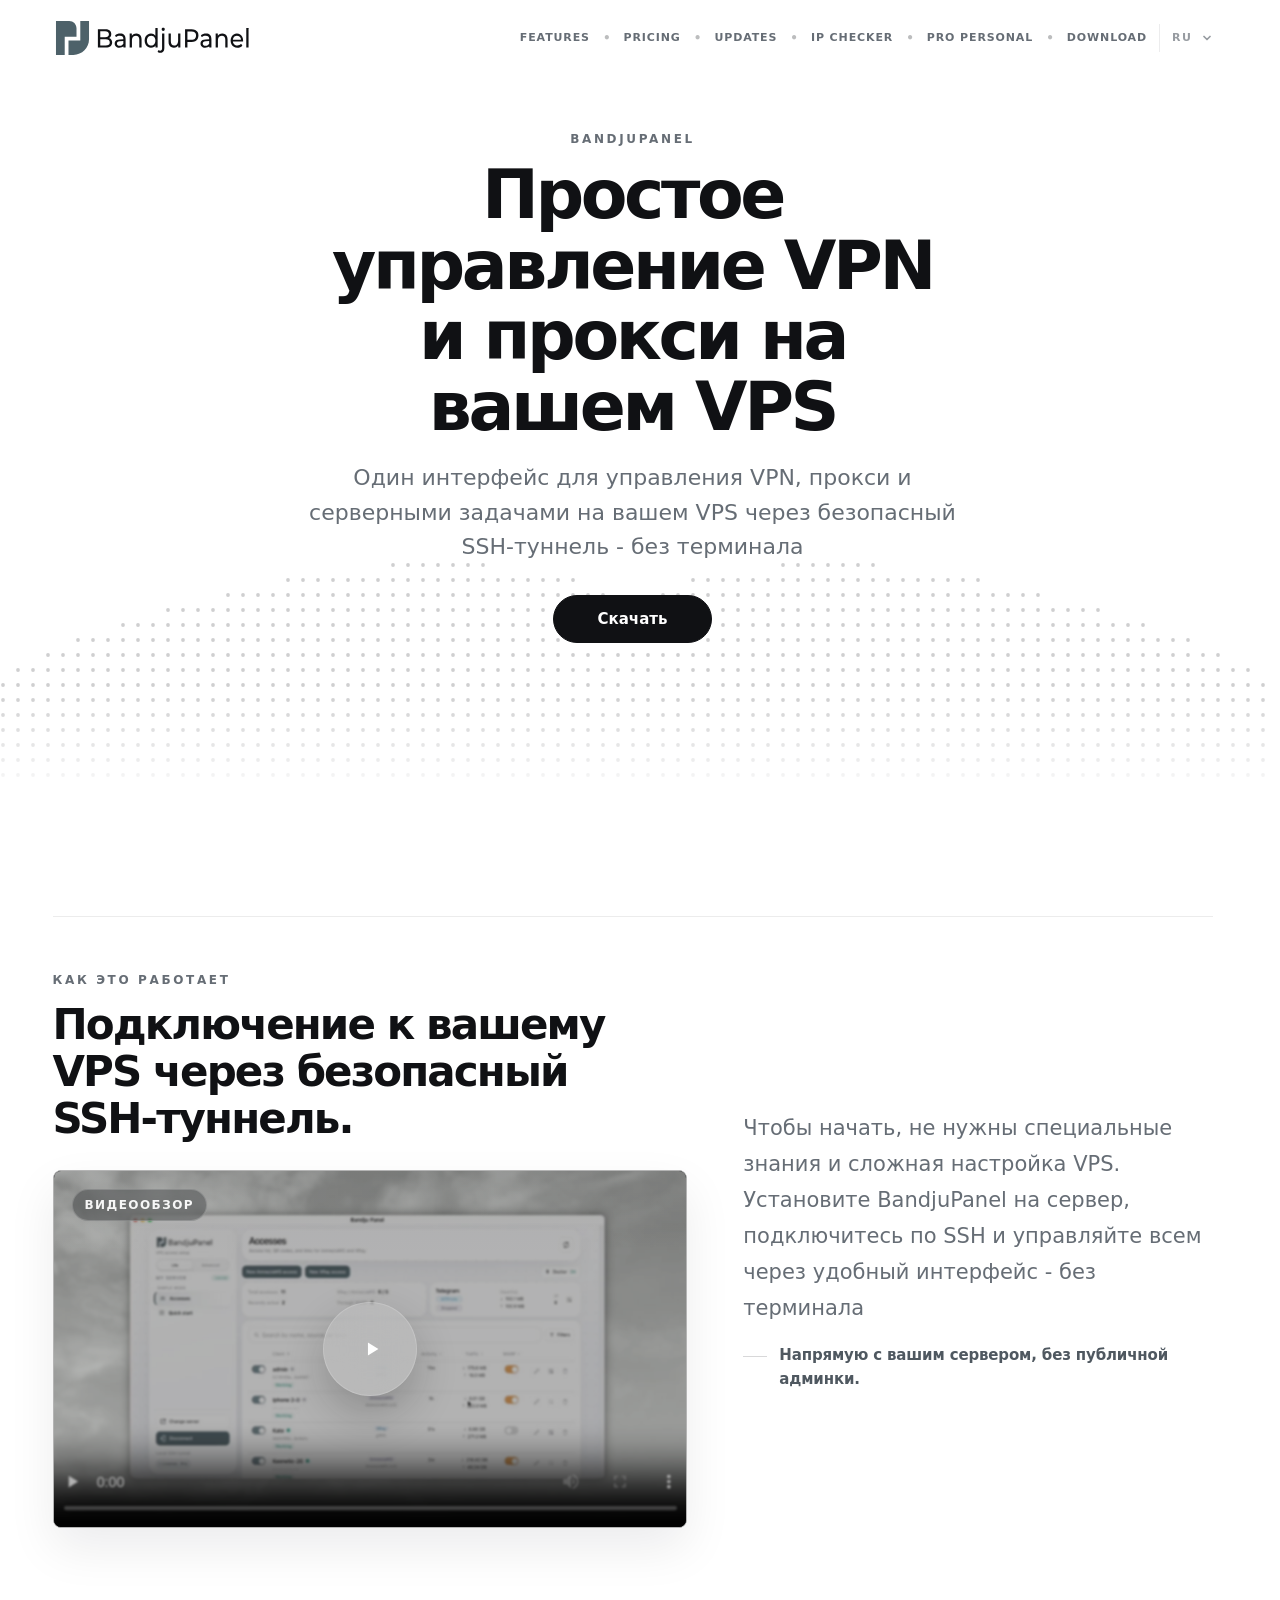
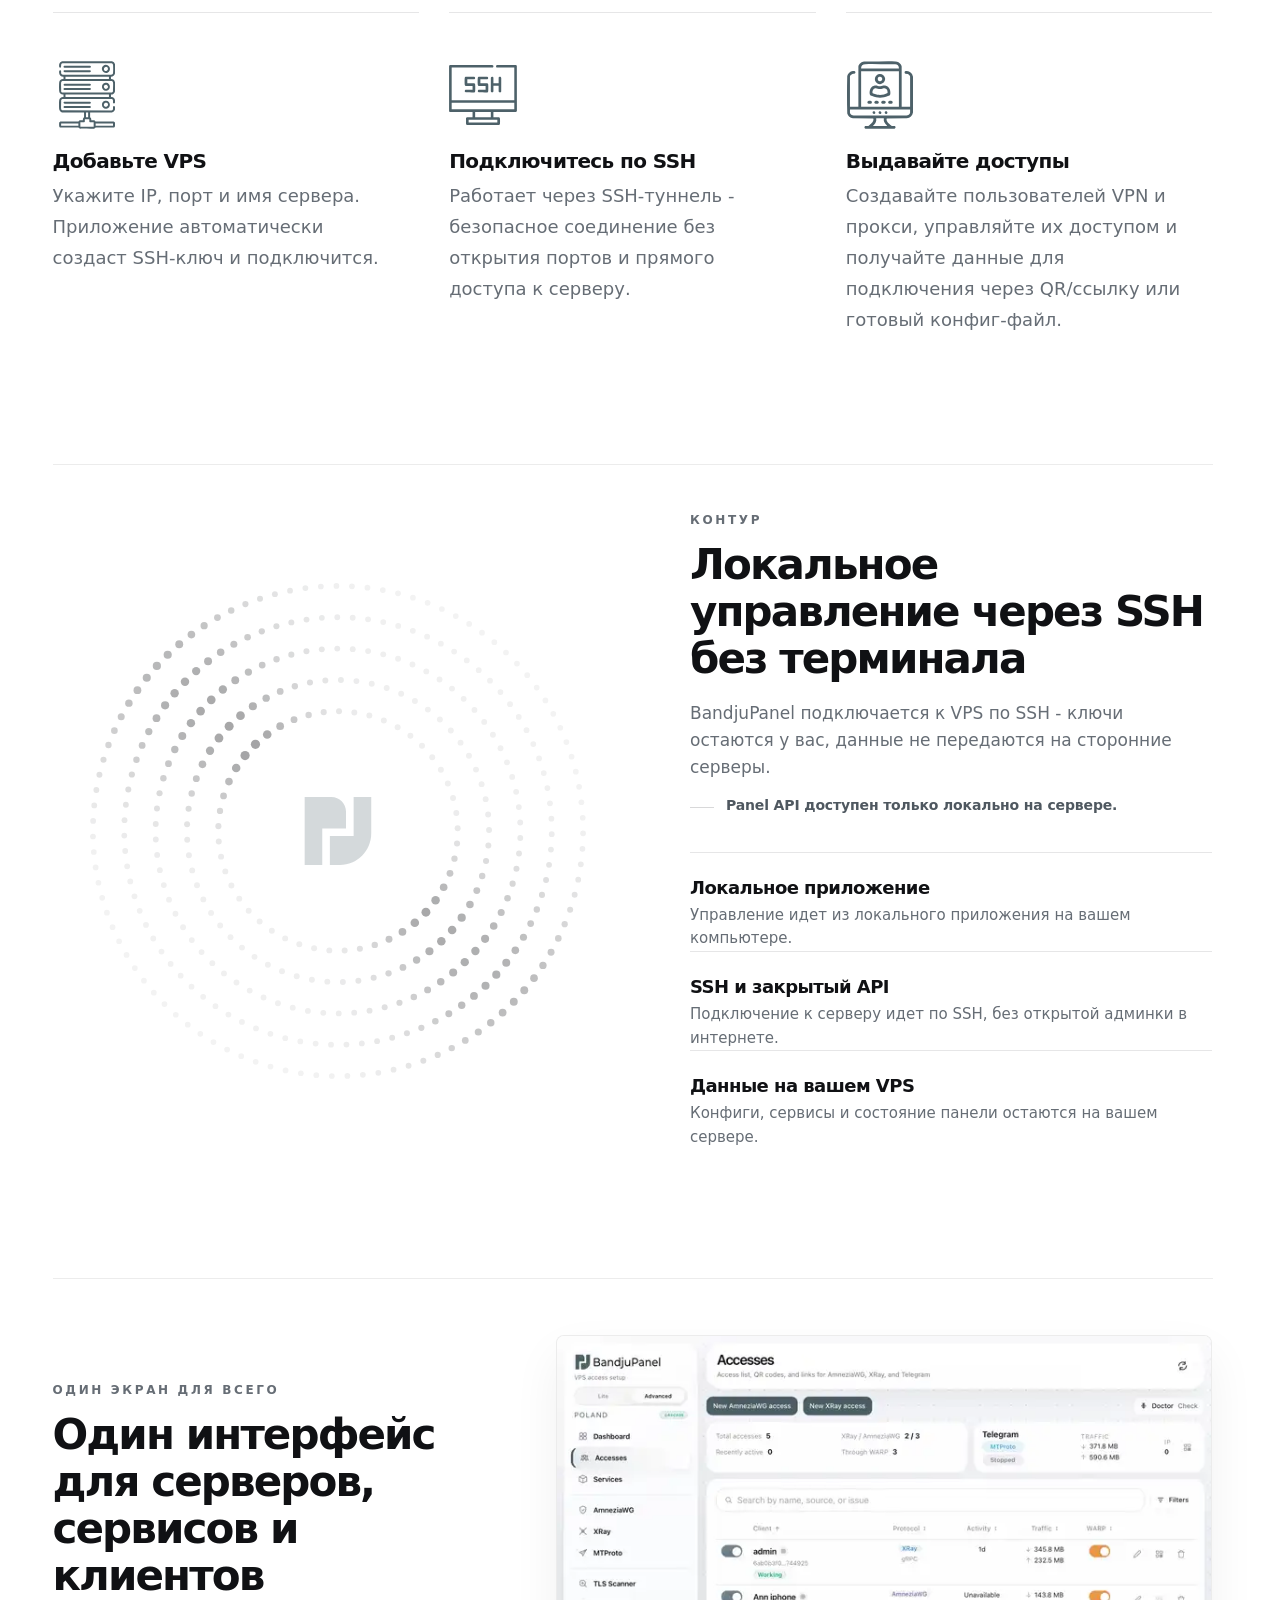
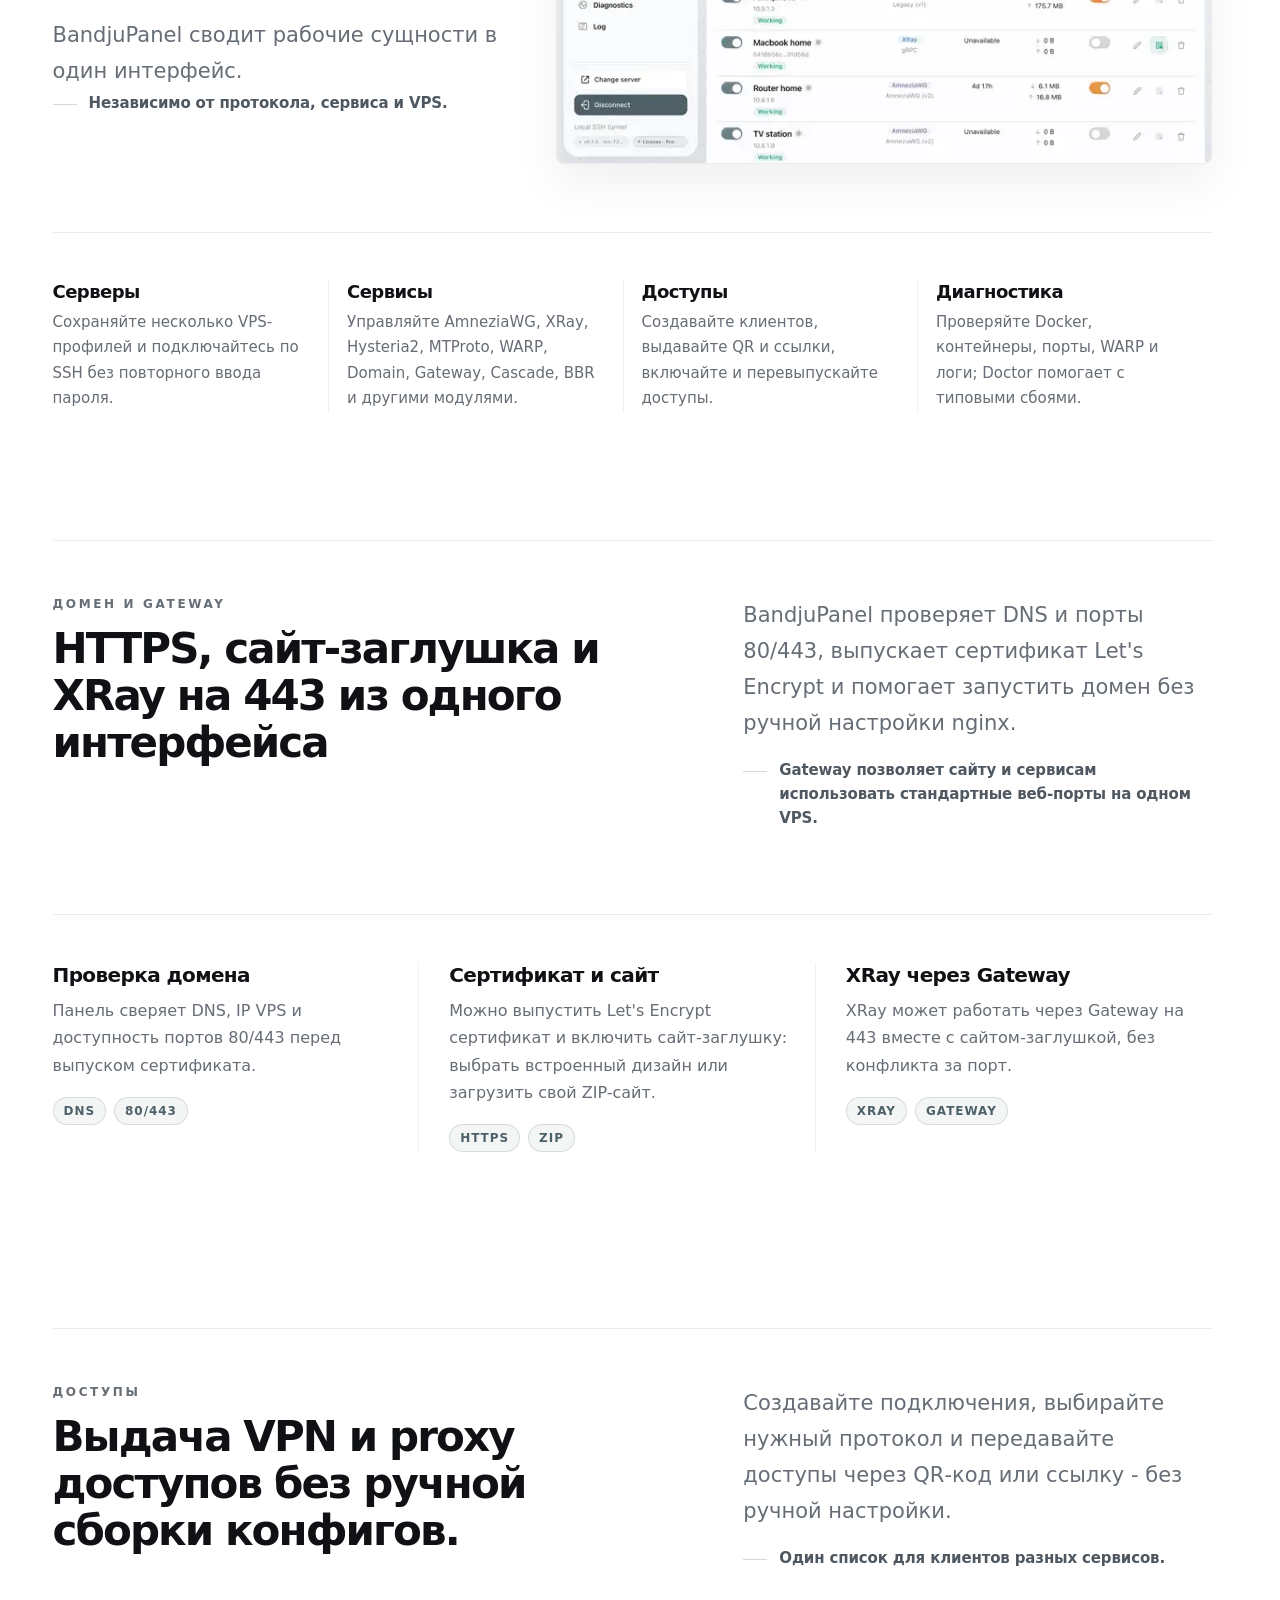
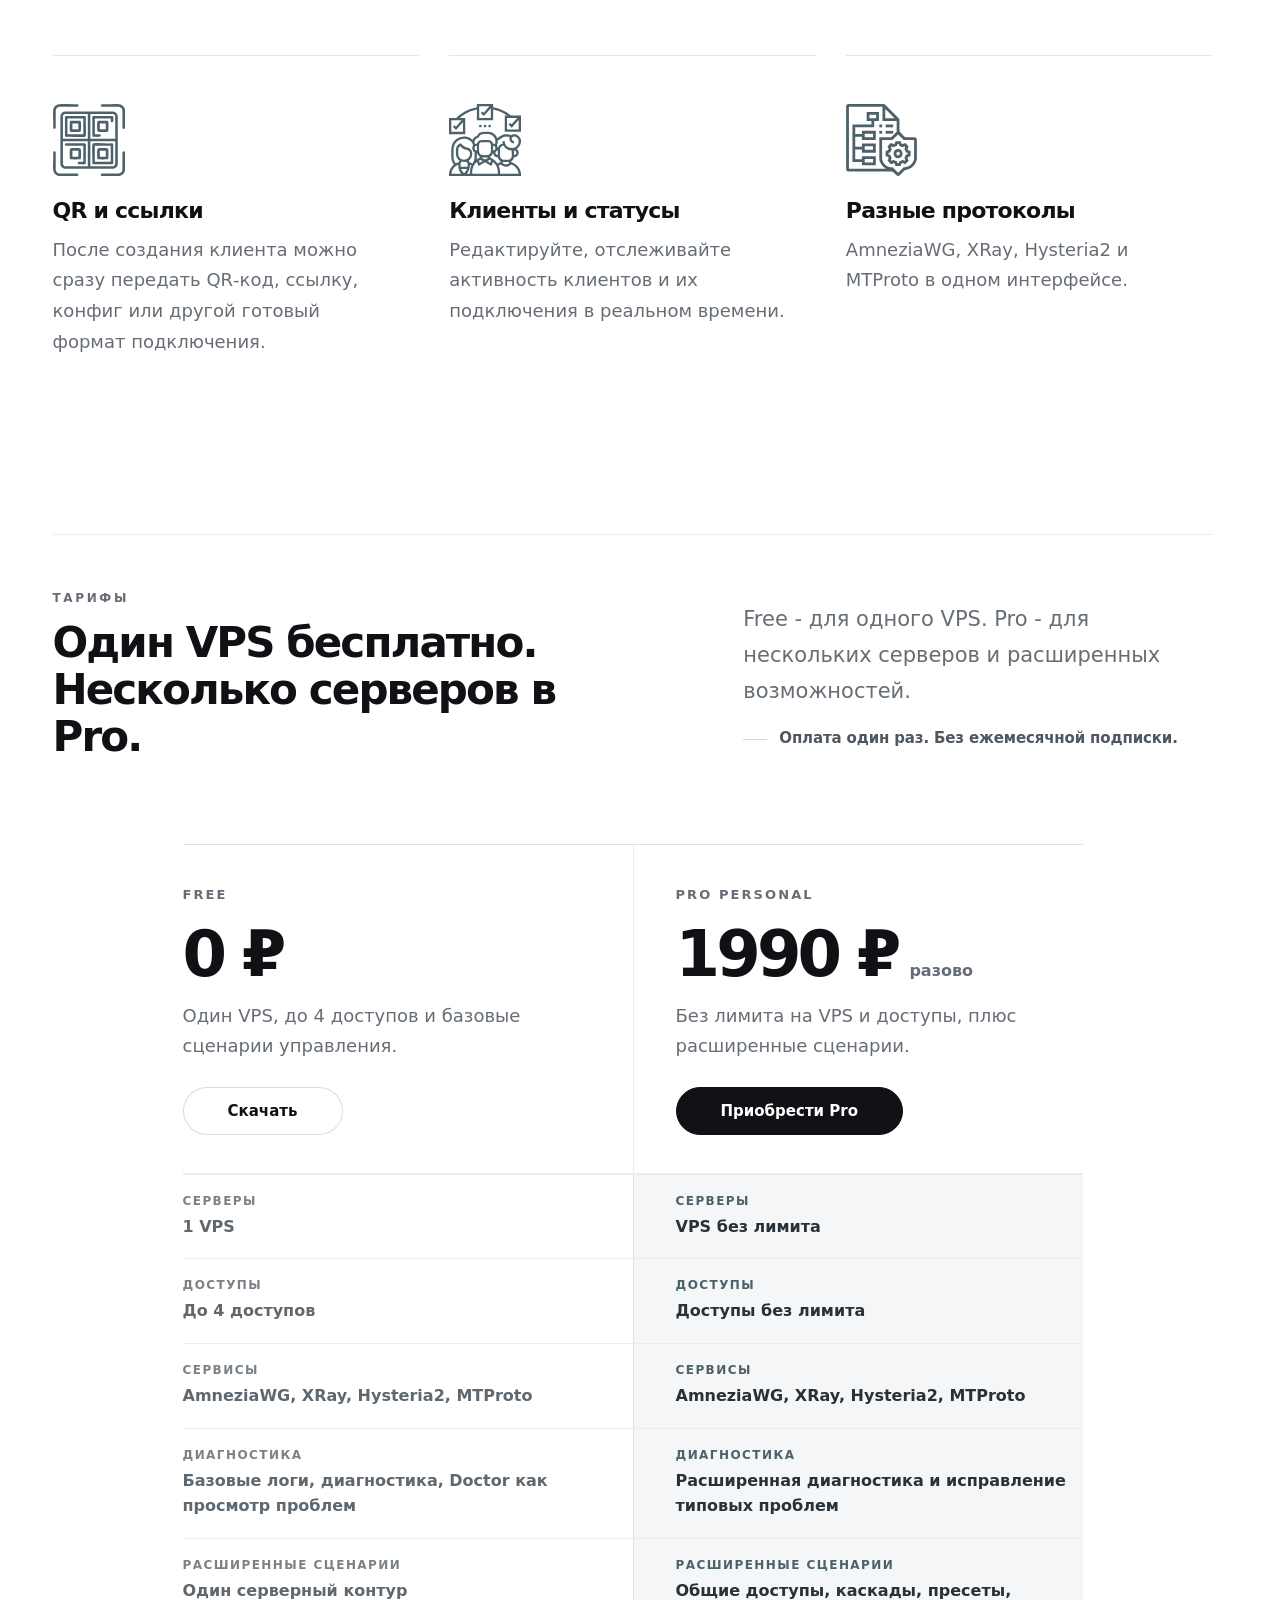
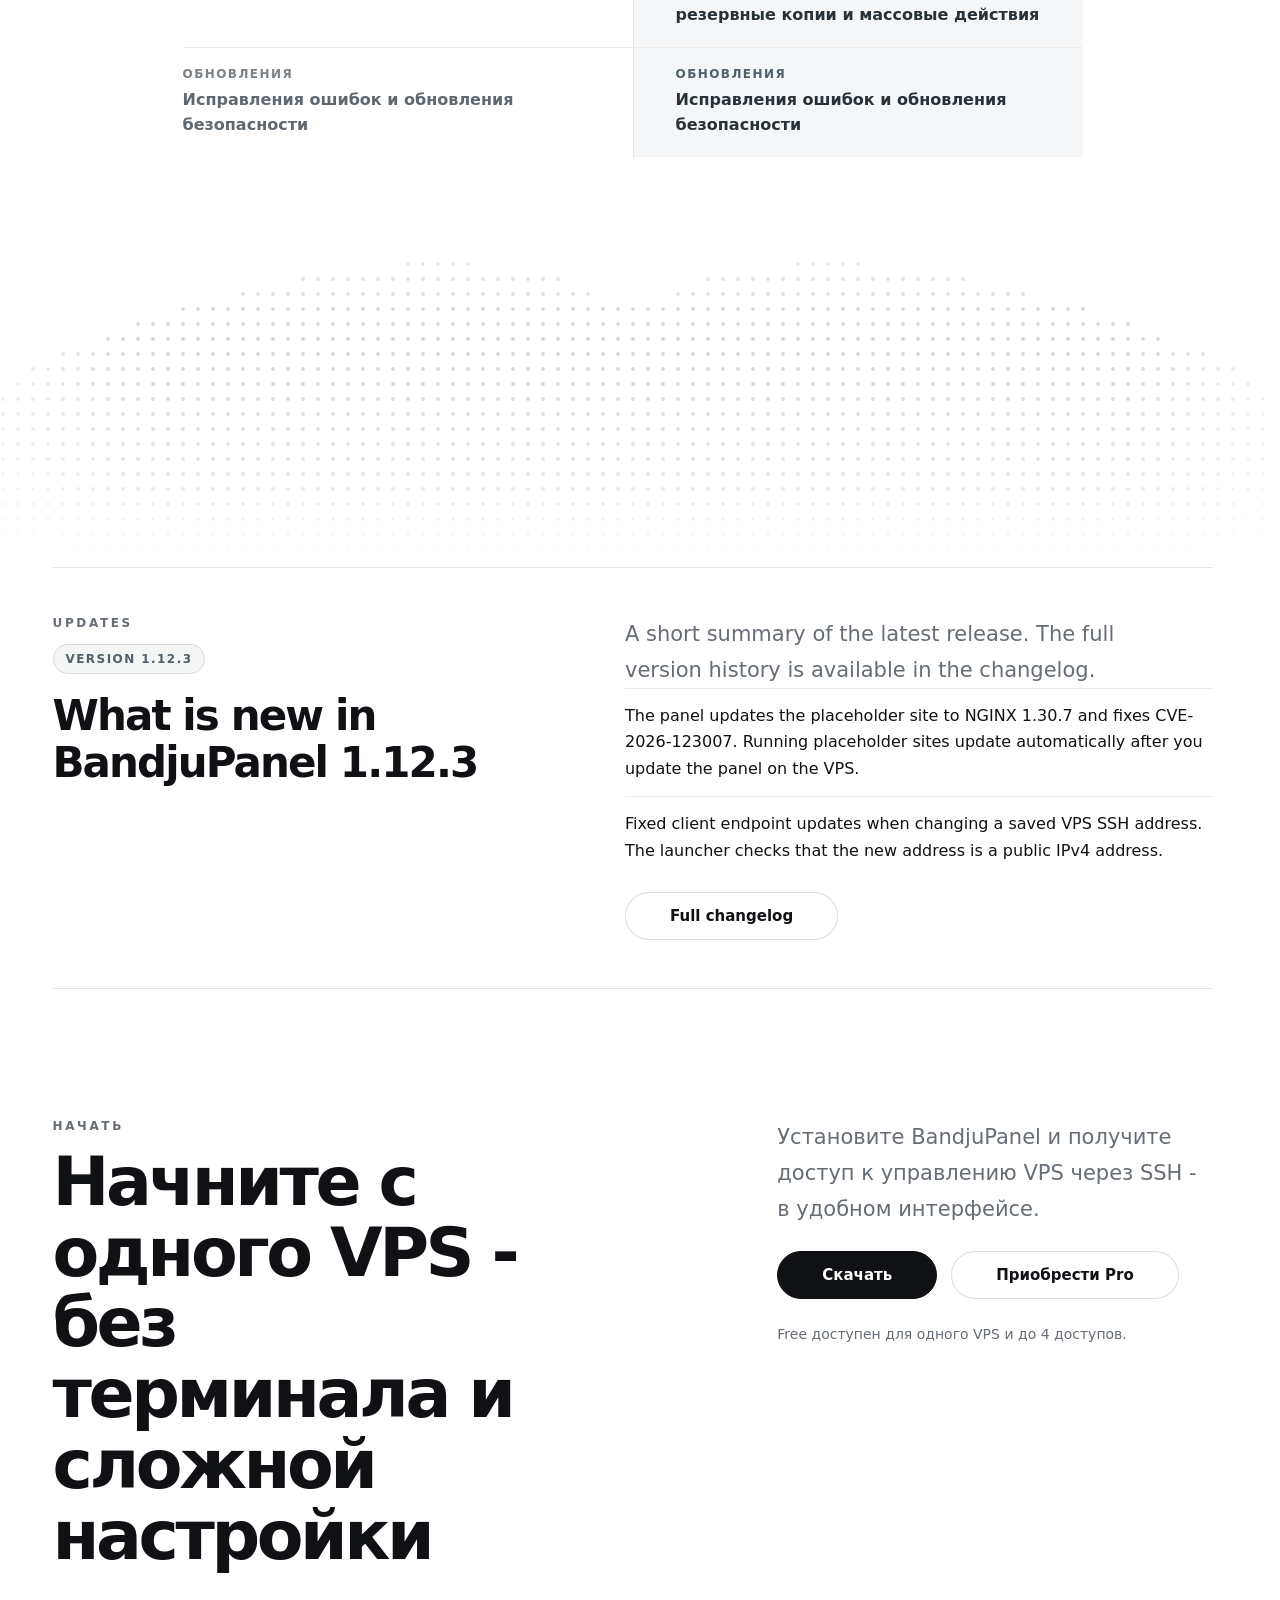
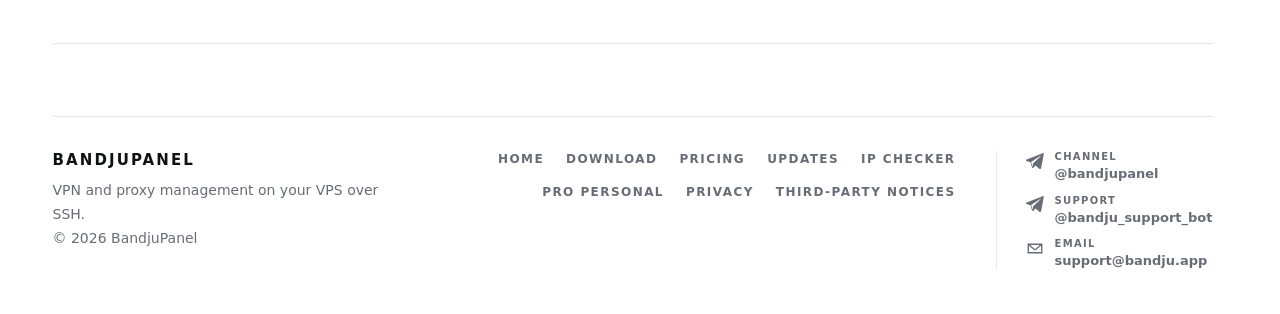
<file: en/index.html>
<!DOCTYPE html>
<html lang="en">
  <head>
    <meta charset="utf-8">
  <meta name="viewport" content="width=device-width, initial-scale=1">
  <title>BandjuPanel - VPN and proxy management on your VPS, no terminal required</title>
  <meta name="description" content="BandjuPanel helps you manage VPN, proxy, domains, HTTPS, and server tasks on your VPS over SSH, without using the terminal or exposing a public web admin panel.">
  <meta name="theme-color" content="#ffffff">
  <link rel="canonical" href="https://bandju.app/en/">
  <link rel="alternate" hreflang="ru" href="https://bandju.app/">
  <link rel="alternate" hreflang="en" href="https://bandju.app/en/">
  <link rel="alternate" hreflang="x-default" href="https://bandju.app/">
  <link rel="icon" type="image/svg+xml" href="/assets/brand/fav-bandju.svg">
  <meta property="og:type" content="website">
  <meta property="og:site_name" content="BandjuPanel">
  <meta property="og:locale" content="en_US">
  <meta property="og:locale:alternate" content="ru_RU">
  <meta property="og:title" content="BandjuPanel - VPN and proxy management on your VPS, no terminal required">
  <meta property="og:description" content="Manage VPN, proxy, domains, HTTPS, and server tasks on your VPS over SSH, without using the terminal or exposing a public web admin panel.">
  <meta property="og:url" content="https://bandju.app/en/">
  <meta property="og:image" content="https://bandju.app/assets/ogimage.jpg">
  <meta property="og:image:type" content="image/jpeg">
  <meta property="og:image:width" content="1200">
  <meta property="og:image:height" content="630">
  <meta property="og:image:alt" content="BandjuPanel">
  <meta name="twitter:card" content="summary_large_image">
  <meta name="twitter:title" content="BandjuPanel - VPN and proxy management on your VPS, no terminal required">
  <meta name="twitter:description" content="Manage VPN, proxy, domains, HTTPS, and server tasks on your VPS over SSH, no terminal required.">
  <meta name="twitter:image" content="https://bandju.app/assets/ogimage.jpg">
  <meta name="twitter:image:alt" content="BandjuPanel">
    <link rel="stylesheet" href="/assets/site.css?v=98cfa1f506">
  </head>
  <body class="site-page site-home site-lang-en">
    <main class="page">
      <!-- shared-header:start --><div class="header-shell">
  <header class="header">
    <a class="brand" href="/en/" aria-label="BandjuPanel">
      <img src="/assets/brand/logo-bandju.svg" alt="BandjuPanel" width="200" height="29">
    </a>
    <div class="header-actions">
      <nav class="menu" id="site-menu" aria-label="Main menu">
        <a class="menu-link" href="/en/#features">Features</a>
        <span class="menu-divider" aria-hidden="true">•</span>
        <a class="menu-link" href="/en/#pricing">Pricing</a>
        <span class="menu-divider" aria-hidden="true">•</span>
        <a class="menu-link" href="/en/changelog/">Updates</a>
        <span class="menu-divider" aria-hidden="true">•</span>
        <a class="menu-link" href="/en/check-ip/">IP checker</a>
        <span class="menu-divider" aria-hidden="true">•</span>
        <a class="menu-link" href="/en/pro/">Pro Personal</a>
        <span class="menu-divider" aria-hidden="true">•</span>
        <a class="menu-link" href="/en/download/">Download</a>
      </nav>
      <div class="lang-switch" role="group" aria-label="Language switcher">
        <button class="lang-trigger" type="button" aria-haspopup="true" aria-expanded="false" aria-controls="lang-menu">
          <span data-lang-current>EN</span>
          <span class="lang-trigger-icon" aria-hidden="true">
            <svg viewBox="0 0 12 12" fill="none">
              <path d="M3 4.5 6 7.5 9 4.5"></path>
            </svg>
          </span>
        </button>
        <div class="lang-menu" id="lang-menu" role="menu" aria-label="Select language">
          <a class="lang-option" href="/" role="menuitemradio" aria-checked="false" hreflang="ru">
              <span>Русский</span>
              <span class="lang-option-check" aria-hidden="true">✓</span>
            </a><a class="lang-option is-active" href="/en/" role="menuitemradio" aria-checked="true" hreflang="en">
              <span>English</span>
              <span class="lang-option-check" aria-hidden="true">✓</span>
            </a>
        </div>
      </div>
      <button class="menu-toggle" type="button" aria-controls="site-menu" aria-label="Open menu" aria-expanded="false">
        <span aria-hidden="true"></span>
        <span aria-hidden="true"></span>
        <span aria-hidden="true"></span>
      </button>
    </div>
  </header>
</div>
<!-- shared-header:end -->
      

    <section class="hero">
      <div class="hero-copy">
        <p class="eyebrow" data-i18n="eyebrow">BandjuPanel</p>
        <h1 data-i18n="title">Simple VPN and proxy management on your VPS</h1>
        <p class="lead" data-i18n="lead">One interface for managing VPN, proxy, and server tasks on your VPS over a secure SSH tunnel. No terminal required.</p>
        <a class="button" href="/en/download/" data-i18n="cta">Download</a>
      </div>

      <div class="pattern" aria-hidden="true">
        <div class="pattern-shape pattern-left"></div>
        <div class="pattern-shape pattern-center"></div>
        <div class="pattern-shape pattern-right"></div>
      </div>
    </section>

    <section id="how" class="section" aria-labelledby="how-title">
      <div class="section-copy">
        <div>
          <p class="section-kicker" data-i18n="howKicker">How it works</p>
          <h2 class="section-title" id="how-title" data-i18n="howTitle">Connect to your VPS through a secure SSH tunnel.</h2>
          <div class="how-media" data-video-card>
            <span class="how-video-badge" data-i18n="howVideoBadge">Video overview</span>
            <video class="how-video" controls preload="none" playsinline poster="/assets/media/bandju-overview-poster.jpg">
              <source src="/assets/media/bandju-overview.mp4" type="video/mp4">
            </video>
            <button class="how-video-overlay" type="button" data-video-play aria-label="Play video overview">
              <span class="how-video-play" aria-hidden="true">
                <svg viewBox="0 0 24 24">
                  <path d="M8.5 6.5v11l9-5.5-9-5.5Z"/>
                </svg>
              </span>
            </button>
          </div>
        </div>
        <div class="section-side">
          <p class="section-lead" data-i18n="howLead">You do not need advanced knowledge or complex VPS setup to get started. Install BandjuPanel on the server, connect over SSH, and manage everything in a clear interface without using the terminal.</p>
          <p class="flow-note" data-i18n="howNote">A direct connection to your server, with no public admin panel.</p>
        </div>
      </div>

      <div class="flow-grid">
        <article class="flow-card">
          <span class="step-icon icon-vps" aria-hidden="true"></span>
          <div>
            <h3 class="step-title" data-i18n="step1Title">Add a VPS</h3>
            <p class="step-copy" data-i18n="step1Copy">Enter the IP address, port, and server name. The app creates an SSH key and connects automatically.</p>
          </div>
        </article>
        <article class="flow-card">
          <span class="step-icon icon-ssh" aria-hidden="true"></span>
          <div>
            <h3 class="step-title" data-i18n="step2Title">Connect over SSH</h3>
            <p class="step-copy" data-i18n="step2Copy">BandjuPanel works through an SSH tunnel, so there is no public admin panel or open management port on the server.</p>
          </div>
        </article>
        <article class="flow-card">
          <span class="step-icon icon-access" aria-hidden="true"></span>
          <div>
            <h3 class="step-title" data-i18n="step3Title">Create access profiles</h3>
            <p class="step-copy" data-i18n="step3Copy">Create VPN and proxy users, manage their access, and share connection details as a QR code, link, or ready-to-use config file.</p>
          </div>
        </article>
      </div>
    </section>

    <section class="section control-section" aria-labelledby="control-title">
      <div class="control-layout">
        <div class="control-content">
          <p class="section-kicker" data-i18n="controlKicker">Security model</p>
          <h2 class="section-title" id="control-title" data-i18n="controlTitle">Local SSH management, no terminal required</h2>
          <div class="section-side">
            <p class="section-lead" data-i18n="controlLead">BandjuPanel connects to your VPS over SSH. Your keys stay with you, and your data is not sent to third-party servers.</p>
            <p class="flow-note" data-i18n="controlNote">The panel API is reachable only locally on the server.</p>
          </div>

          <div class="control-list">
            <article class="control-item">
              <h3 class="control-title" data-i18n="control1Title">Local app</h3>
              <p class="control-copy" data-i18n="control1Copy">You manage everything from the app on your computer.</p>
            </article>
            <article class="control-item">
              <h3 class="control-title" data-i18n="control2Title">SSH and local-only API</h3>
              <p class="control-copy" data-i18n="control2Copy">The connection to the server goes through SSH. No admin panel is exposed to the internet.</p>
            </article>
            <article class="control-item">
              <h3 class="control-title" data-i18n="control3Title">Data stays on your VPS</h3>
              <p class="control-copy" data-i18n="control3Copy">Configuration files, services, and panel state stay on your server.</p>
            </article>
          </div>
        </div>

        <div class="control-visual-wrap" aria-hidden="true">
          <div class="control-pattern">
            <svg class="control-mark" viewBox="0 0 124 124" focusable="false" aria-hidden="true">
              <path fill="currentColor" d="M74.74,31.17v26.76h-37.77v58.08H9V7.99h42.57c12.79,0,23.17,10.37,23.17,23.17Z"/>
              <path fill="currentColor" d="M114.83,7.99v58.08c0,13.79-5.59,26.27-14.63,35.31s-21.51,14.62-35.3,14.62h-15.81v-45.95h37.77V7.99h27.97Z"/>
            </svg>
          </div>
        </div>
      </div>
    </section>

    <section id="features" class="section feature-section" aria-labelledby="features-title">
      <div class="section-copy feature-copy">
        <div>
          <p class="section-kicker" data-i18n="featuresKicker">One screen for everything</p>
          <h2 class="section-title" id="features-title" data-i18n="featuresTitle">One interface for servers, services, and clients</h2>
          <p class="section-lead" data-i18n="featuresLead">BandjuPanel keeps servers, services, and clients in one place.</p>
          <p class="flow-note" data-i18n="featuresNote">The same workflow across protocols, services, and VPS instances.</p>
        </div>
        <div class="feature-visual">
          <div class="feature-window">
            <picture>
              <source srcset="/assets/accesses-screen.webp" type="image/webp">
              <img class="feature-screenshot" src="/assets/accesses-screen.jpg" alt="" width="700" height="457" loading="lazy" decoding="async">
            </picture>
          </div>
        </div>
      </div>

      <div class="feature-summary-grid">
        <article class="feature-summary-item">
          <h3 class="feature-summary-title" data-i18n="feature1Title">Servers</h3>
          <p class="feature-summary-copy" data-i18n="feature1Copy">Save multiple VPS profiles and reconnect over SSH without re-entering a password.</p>
        </article>
        <article class="feature-summary-item">
          <h3 class="feature-summary-title" data-i18n="feature2Title">Services</h3>
          <p class="feature-summary-copy" data-i18n="feature2Copy">Manage AmneziaWG, XRay, Hysteria2, MTProto, WARP, Domain, Gateway, Cascade, BBR, and other modules.</p>
        </article>
        <article class="feature-summary-item">
          <h3 class="feature-summary-title" data-i18n="feature3Title">Access profiles</h3>
          <p class="feature-summary-copy" data-i18n="feature3Copy">Create clients, share QR codes and links, enable access, and reissue credentials.</p>
        </article>
        <article class="feature-summary-item">
          <h3 class="feature-summary-title" data-i18n="feature4Title">Diagnostics</h3>
          <p class="feature-summary-copy" data-i18n="feature4Copy">Check Docker, containers, ports, WARP, and logs; Doctor helps with common failures.</p>
        </article>
      </div>
    </section>

    <section class="section gateway-section" aria-labelledby="gateway-title">
      <div class="section-copy">
        <div>
          <p class="section-kicker" data-i18n="gatewayKicker">Domain and Gateway</p>
          <h2 class="section-title" id="gateway-title" data-i18n="gatewayTitle">HTTPS, placeholder site, and XRay on 443 from one interface</h2>
        </div>
        <div class="section-side">
          <p class="section-lead" data-i18n="gatewayLead">BandjuPanel checks DNS and ports 80/443, issues a Let's Encrypt certificate, and helps you launch a domain without manual nginx setup.</p>
          <p class="flow-note" data-i18n="gatewayNote">Gateway lets the website and services share standard web ports on one VPS.</p>
        </div>
      </div>

      <div class="gateway-grid">
        <article class="gateway-item">
          <h3 class="gateway-title" data-i18n="gateway1Title">Domain checks</h3>
          <p class="gateway-copy" data-i18n="gateway1Copy">The panel checks DNS, the VPS IP, and port 80/443 availability before issuing a certificate.</p>
          <div class="gateway-tags" aria-hidden="true">
            <span class="gateway-tag">DNS</span>
            <span class="gateway-tag">80/443</span>
          </div>
        </article>
        <article class="gateway-item">
          <h3 class="gateway-title" data-i18n="gateway2Title">Certificate and site</h3>
          <p class="gateway-copy" data-i18n="gateway2Copy">Issue a Let's Encrypt certificate and enable a placeholder site: choose a built-in design or upload your own ZIP website.</p>
          <div class="gateway-tags" aria-hidden="true">
            <span class="gateway-tag">HTTPS</span>
            <span class="gateway-tag">ZIP</span>
          </div>
        </article>
        <article class="gateway-item">
          <h3 class="gateway-title" data-i18n="gateway3Title">XRay through Gateway</h3>
          <p class="gateway-copy" data-i18n="gateway3Copy">XRay can run through Gateway on 443 together with the placeholder site, without competing for the port.</p>
          <div class="gateway-tags" aria-hidden="true">
            <span class="gateway-tag">XRay</span>
            <span class="gateway-tag">Gateway</span>
          </div>
        </article>
      </div>
    </section>

    <section id="access" class="section" aria-labelledby="access-title">
      <div class="section-copy">
        <div>
          <p class="section-kicker" data-i18n="accessKicker">Access profiles</p>
          <h2 class="section-title" id="access-title" data-i18n="accessTitle">Create VPN and proxy access without building configs by hand.</h2>
        </div>
        <div class="section-side">
          <p class="section-lead" data-i18n="accessLead">Create connections, choose the protocol, and share access through a QR code or link, with no manual setup.</p>
          <p class="flow-note" data-i18n="accessNote">One client list across services.</p>
        </div>
      </div>

      <div class="access-grid">
        <article class="access-item">
          <span class="access-icon icon-qr-link" aria-hidden="true"></span>
          <h3 class="access-title" data-i18n="accessQrTitle">QR codes and links</h3>
          <p class="access-copy" data-i18n="accessQrCopy">After creating a client, you can share a QR code, link, config file, or another ready-to-use connection format.</p>
        </article>
        <article class="access-item">
          <span class="access-icon icon-clients-status" aria-hidden="true"></span>
          <h3 class="access-title" data-i18n="accessClientsTitle">Clients and status</h3>
          <p class="access-copy" data-i18n="accessClientsCopy">Edit clients and track their activity and connection status in real time.</p>
        </article>
        <article class="access-item">
          <span class="access-icon icon-protocols" aria-hidden="true"></span>
          <h3 class="access-title" data-i18n="accessProtocolsTitle">Multiple protocols</h3>
          <p class="access-copy" data-i18n="accessProtocolsCopy">AmneziaWG, XRay, Hysteria2, and MTProto in one interface.</p>
        </article>
      </div>
    </section>

    <section id="pricing" class="section pricing-section" aria-labelledby="pricing-title">
      <div class="section-copy">
        <div>
          <p class="section-kicker" data-i18n="pricingKicker">Pricing</p>
          <h2 class="section-title" id="pricing-title" data-i18n="pricingTitle">One VPS is free. Pro is for multiple servers.</h2>
        </div>
        <div class="section-side">
          <p class="section-lead" data-i18n="pricingLead">Free is for one VPS. Pro is for multiple servers and advanced features.</p>
          <p class="flow-note" data-i18n="pricingNote">One-time payment. No monthly subscription.</p>
        </div>
      </div>

      <div class="pricing-panel">
        <div class="pricing-plans">
          <article class="pricing-plan">
            <h3 class="plan-name" data-i18n="pricingFreeName">Free</h3>
            <p class="plan-price-line">
              <span class="plan-price" data-i18n="pricingFreePrice">$0</span>
            </p>
            <p class="plan-summary" data-i18n="pricingFreeSummary">One VPS, up to 4 access profiles, and core management workflows.</p>
            <a class="button button-subtle pricing-button" href="/en/download/" data-i18n="pricingFreeCta">Download</a>
          </article>

          <article class="pricing-plan">
            <h3 class="plan-name" data-i18n="pricingProName">Pro Personal</h3>
            <p class="plan-price-line">
              <span class="plan-price" data-i18n="pricingProPrice">$29</span>
              <span class="plan-period" data-i18n="pricingProPeriod">one-time</span>
            </p>
            <p class="plan-summary" data-i18n="pricingProSummary">No VPS or access-profile limits, plus advanced workflows.</p>
            <a class="button pricing-button" href="/en/pro/" data-i18n="pricingProCta">Get Pro</a>
          </article>
        </div>

        <div class="pricing-compare" role="table" aria-label="Plan comparison">
          <div class="compare-row" role="row">
            <div class="compare-value" role="cell" data-plan="Free">
              <span class="compare-label" data-i18n="pricingCompareServers">Servers</span>
              <span data-i18n="pricingFreeServers">1 VPS</span>
            </div>
            <div class="compare-value is-pro" role="cell" data-plan="Pro">
              <span class="compare-label" data-i18n="pricingCompareServers">Servers</span>
              <span data-i18n="pricingProServers">Unlimited VPS</span>
            </div>
          </div>
          <div class="compare-row" role="row">
            <div class="compare-value" role="cell" data-plan="Free">
              <span class="compare-label" data-i18n="pricingCompareAccess">Access profiles</span>
              <span data-i18n="pricingFreeAccess">Up to 4 access profiles</span>
            </div>
            <div class="compare-value is-pro" role="cell" data-plan="Pro">
              <span class="compare-label" data-i18n="pricingCompareAccess">Access profiles</span>
              <span data-i18n="pricingProAccess">Unlimited access profiles</span>
            </div>
          </div>
          <div class="compare-row" role="row">
            <div class="compare-value" role="cell" data-plan="Free">
              <span class="compare-label" data-i18n="pricingCompareCore">Services</span>
              <span data-i18n="pricingFreeCore">AmneziaWG, XRay, Hysteria2, MTProto</span>
            </div>
            <div class="compare-value is-pro" role="cell" data-plan="Pro">
              <span class="compare-label" data-i18n="pricingCompareCore">Services</span>
              <span data-i18n="pricingProCore">AmneziaWG, XRay, Hysteria2, MTProto</span>
            </div>
          </div>
          <div class="compare-row" role="row">
            <div class="compare-value" role="cell" data-plan="Free">
              <span class="compare-label" data-i18n="pricingCompareDiagnostics">Diagnostics</span>
              <span data-i18n="pricingFreeDiagnostics">Basic logs, diagnostics, and Doctor problem checks</span>
            </div>
            <div class="compare-value is-pro" role="cell" data-plan="Pro">
              <span class="compare-label" data-i18n="pricingCompareDiagnostics">Diagnostics</span>
              <span data-i18n="pricingProDiagnostics">Advanced diagnostics and fixes for common issues</span>
            </div>
          </div>
          <div class="compare-row" role="row">
            <div class="compare-value" role="cell" data-plan="Free">
              <span class="compare-label" data-i18n="pricingCompareWorkflows">Advanced workflows</span>
              <span data-i18n="pricingFreeWorkflows">One server setup</span>
            </div>
            <div class="compare-value is-pro" role="cell" data-plan="Pro">
              <span class="compare-label" data-i18n="pricingCompareWorkflows">Advanced workflows</span>
              <span data-i18n="pricingProWorkflows">Cross-server access management, cascades, presets, backups, and bulk actions</span>
            </div>
          </div>
          <div class="compare-row" role="row">
            <div class="compare-value" role="cell" data-plan="Free">
              <span class="compare-label" data-i18n="pricingCompareUpdates">Updates</span>
              <span data-i18n="pricingFreeUpdates">Bug fixes and security updates</span>
            </div>
            <div class="compare-value is-pro" role="cell" data-plan="Pro">
              <span class="compare-label" data-i18n="pricingCompareUpdates">Updates</span>
              <span data-i18n="pricingProUpdates">Bug fixes and security updates</span>
            </div>
          </div>
        </div>
      </div>

      <div class="pricing-pattern" aria-hidden="true">
        <div class="pricing-pattern-shape pricing-pattern-left"></div>
        <div class="pricing-pattern-shape pricing-pattern-center"></div>
        <div class="pricing-pattern-shape pricing-pattern-right"></div>
      </div>
    </section>
    <!-- changelog-preview:start -->
    <section id="changelog" class="section changelog-preview" aria-labelledby="changelog-title">
      <div class="changelog-preview-panel">
        <div>
          <p class="section-kicker">Updates</p>
          <span class="changelog-preview-version">Version 1.12.3</span>
          <h2 class="section-title" id="changelog-title">What is new in BandjuPanel 1.12.3</h2>
        </div>
        <div>
          <p class="section-lead">A short summary of the latest release. The full version history is available in the changelog.</p>
          <ul class="changelog-preview-list">
            <li>The panel updates the placeholder site to NGINX 1.30.7 and fixes CVE-2026-123007. Running placeholder sites update automatically after you update the panel on the VPS.</li>
            <li>Fixed client endpoint updates when changing a saved VPS SSH address. The launcher checks that the new address is a public IPv4 address.</li>
          </ul>
          <div class="changelog-preview-actions">
            <a class="button button-subtle" href="/en/changelog/">Full changelog</a>
          </div>
        </div>
      </div>
    </section>
    <!-- changelog-preview:end -->

    <section class="section final-section" aria-labelledby="final-title">
      <div class="final-cta">
        <div>
          <p class="section-kicker" data-i18n="finalKicker">Start</p>
          <h2 class="final-title" id="final-title" data-i18n="finalTitle">Start with one VPS, no terminal or complex setup</h2>
        </div>
        <div class="final-side">
          <p class="final-lead" data-i18n="finalLead">Install BandjuPanel and manage your VPS over SSH from a clear interface.</p>
          <div class="final-actions">
            <a class="button" href="/en/download/" data-i18n="finalDownload">Download</a>
            <a class="button button-subtle" href="/en/pro/" data-i18n="finalPro">Get Pro</a>
          </div>
          <p class="final-note" data-i18n="finalNote">Free is available for one VPS and up to 4 access profiles.</p>
        </div>
      </div>
    </section>
      <!-- shared-footer:start --><footer class="site-footer">
  <div>
    <p class="footer-brand">BandjuPanel</p>
    <p class="footer-copy">VPN and proxy management on your VPS over SSH.</p>
    <p class="footer-meta">© 2026 BandjuPanel</p>
  </div>
  <nav class="footer-links" aria-label="Footer">
    <a class="footer-link" href="/en/">Home</a>
    <a class="footer-link" href="/en/download/">Download</a>
    <a class="footer-link" href="/en/#pricing">Pricing</a>
    <a class="footer-link" href="/en/changelog/">Updates</a>
    <a class="footer-link" href="/en/check-ip/">IP checker</a>
    <a class="footer-link" href="/en/pro/">Pro Personal</a>
    <a class="footer-link" href="/en/privacy/">Privacy</a>
    <a class="footer-link" href="https://github.com/bandju/bandju-panel-releases/blob/main/THIRD_PARTY_NOTICES.md" target="_blank" rel="noreferrer noopener">Third-party notices</a>
  </nav>
  <div class="footer-contact">
    <a class="footer-contact-link" href="https://t.me/bandjupanel" target="_blank" rel="noreferrer noopener" aria-label="Telegram channel">
      <span class="footer-icon-link" aria-hidden="true">
        <svg xmlns="http://www.w3.org/2000/svg" width="18" height="17" fill="none" viewBox="0 0 18 17" aria-hidden="true" focusable="false">
          <path fill="currentColor" d="M16.62.131.67 6.59C-.201 6.857-.173 7.778.473 8l3.996 1.334 1.526 5.012c.186.55.334.756.655.76.333 0 .461-.125.808-.452.406-.408 1.023-1.049 2.001-2.064l4.16 3.29c.764.451 1.316.217 1.507-.76l2.606-13.79c.28-1.199-.379-1.555-1.11-1.2ZM5.095 9.028l9.086-6.096c.445-.321.587.038.386.285L7.026 10.47l-.387 3.62-1.544-5.06Z"></path>
        </svg>
      </span>
      <span class="footer-contact-copy">
        <span class="footer-contact-label">Channel</span>
        <span class="footer-contact-value">@bandjupanel</span>
      </span>
    </a>
    <a class="footer-contact-link" href="https://t.me/bandju_support_bot" target="_blank" rel="noreferrer noopener" aria-label="Telegram support">
      <span class="footer-icon-link" aria-hidden="true">
        <svg xmlns="http://www.w3.org/2000/svg" width="18" height="17" fill="none" viewBox="0 0 18 17" aria-hidden="true" focusable="false">
          <path fill="currentColor" d="M16.62.131.67 6.59C-.201 6.857-.173 7.778.473 8l3.996 1.334 1.526 5.012c.186.55.334.756.655.76.333 0 .461-.125.808-.452.406-.408 1.023-1.049 2.001-2.064l4.16 3.29c.764.451 1.316.217 1.507-.76l2.606-13.79c.28-1.199-.379-1.555-1.11-1.2ZM5.095 9.028l9.086-6.096c.445-.321.587.038.386.285L7.026 10.47l-.387 3.62-1.544-5.06Z"></path>
        </svg>
      </span>
      <span class="footer-contact-copy">
        <span class="footer-contact-label">Support</span>
        <span class="footer-contact-value">@bandju_support_bot</span>
      </span>
    </a>
    <a class="footer-contact-link" href="mailto:support@bandju.app" target="_blank" rel="noreferrer noopener" aria-label="Email">
      <span class="footer-icon-link" aria-hidden="true">
        <svg xmlns="http://www.w3.org/2000/svg" width="18" height="17" fill="none" viewBox="0 0 18 17" aria-hidden="true" focusable="false">
          <path d="M2.25 4.25h13.5v8.5H2.25z" stroke="currentColor" stroke-width="1.35" rx="1.8"></path>
          <path d="m3.4 5.35 5.02 4.11a.9.9 0 0 0 1.16 0l5.02-4.11" stroke="currentColor" stroke-width="1.35" stroke-linecap="round" stroke-linejoin="round"></path>
        </svg>
      </span>
      <span class="footer-contact-copy">
        <span class="footer-contact-label">Email</span>
        <span class="footer-contact-value">support@bandju.app</span>
      </span>
    </a>
  </div>
</footer>
<!-- shared-footer:end -->
    </main>
    <script>
    (() => {
      const translations = {
        ru: {
          label: 'RU',
          menuLabel: 'Русский',
          htmlLang: 'ru',
          titleText: 'BandjuPanel — VPN и прокси на VPS без терминала',
          description: 'BandjuPanel помогает управлять VPN, прокси, доменом, HTTPS и серверными задачами на вашем VPS через SSH — без терминала и публичной web-админки.',
          menuFeatures: 'Возможности',
          menuHow: 'Как это работает',
          howVideoBadge: 'Видеообзор',
          menuPro: 'Тарифы',
          menuDownload: 'Скачать',
          eyebrow: 'BandjuPanel',
          title: 'Простое управление VPN и прокси на вашем VPS',
          lead: 'Один интерфейс для управления VPN, прокси и серверными задачами на вашем VPS через безопасный SSH‑туннель - без терминала',
          cta: 'Скачать'
          ,
          howKicker: 'Как это работает',
          howTitle: 'Подключение к вашему VPS через безопасный SSH‑туннель.',
          howLead: 'Чтобы начать, не нужны специальные знания и сложная настройка VPS. Установите BandjuPanel на сервер, подключитесь по SSH и управляйте всем через удобный интерфейс - без терминала',
          step1Title: 'Добавьте VPS',
          step1Copy: 'Укажите IP, порт и имя сервера. Приложение автоматически создаст SSH‑ключ и подключится.',
          step2Title: 'Подключитесь по SSH',
          step2Copy: 'Работает через SSH‑туннель - безопасное соединение без открытия портов и прямого доступа к серверу.',
          step3Title: 'Выдавайте доступы',
          step3Copy: 'Создавайте пользователей VPN и прокси, управляйте их доступом и получайте данные для подключения через QR/ссылку или готовый конфиг-файл.',
          howNote: 'Напрямую с вашим сервером, без публичной админки.',
          controlKicker: 'Контур',
          controlTitle: 'Локальное управление через SSH без терминала',
          controlLead: 'BandjuPanel подключается к VPS по SSH - ключи остаются у вас, данные не передаются на сторонние серверы.',
          controlNote: 'Panel API доступен только локально на сервере.',
          control1Title: 'Локальное приложение',
          control1Copy: 'Управление идет из локального приложения на вашем компьютере.',
          control2Title: 'SSH и закрытый API',
          control2Copy: 'Подключение к серверу идет по SSH, без открытой админки в интернете.',
          control3Title: 'Данные на вашем VPS',
          control3Copy: 'Конфиги, сервисы и состояние панели остаются на вашем сервере.',
          featuresKicker: 'Один экран для всего',
          featuresTitle: 'Один интерфейс для серверов, сервисов и клиентов',
          featuresLead: 'BandjuPanel сводит рабочие сущности в один интерфейс.',
          featuresNote: 'Независимо от протокола, сервиса и VPS.',
          feature1Title: 'Серверы',
          feature1Copy: 'Сохраняйте несколько VPS-профилей и подключайтесь по SSH без повторного ввода пароля.',
          feature2Title: 'Сервисы',
          feature2Copy: 'Управляйте AmneziaWG, XRay, Hysteria2, MTProto, WARP, Domain, Gateway, Cascade, BBR и другими модулями.',
          feature3Title: 'Доступы',
          feature3Copy: 'Создавайте клиентов, выдавайте QR и ссылки, включайте и перевыпускайте доступы.',
          feature4Title: 'Диагностика',
          feature4Copy: 'Проверяйте Docker, контейнеры, порты, WARP и логи; Doctor помогает с типовыми сбоями.',
          gatewayKicker: 'Домен и Gateway',
          gatewayTitle: 'HTTPS, сайт-заглушка и XRay на 443 из одного интерфейса',
          gatewayLead: 'BandjuPanel проверяет DNS и порты 80/443, выпускает сертификат Let\'s Encrypt и помогает запустить домен без ручной настройки nginx.',
          gatewayNote: 'Gateway позволяет сайту и сервисам использовать стандартные веб-порты на одном VPS.',
          gateway1Title: 'Проверка домена',
          gateway1Copy: 'Панель сверяет DNS, IP VPS и доступность портов 80/443 перед выпуском сертификата.',
          gateway2Title: 'Сертификат и сайт',
          gateway2Copy: 'Можно выпустить Let\'s Encrypt сертификат и включить сайт-заглушку: выбрать встроенный дизайн или загрузить свой ZIP-сайт.',
          gateway3Title: 'XRay через Gateway',
          gateway3Copy: 'XRay может работать через Gateway на 443 вместе с сайтом-заглушкой, без конфликта за порт.',
          accessKicker: 'Доступы',
          accessTitle: 'Выдача VPN и proxy доступов без ручной сборки конфигов.',
          accessLead: 'Создавайте подключения, выбирайте нужный протокол и передавайте доступы через QR‑код или ссылку - без ручной настройки.',
          accessNote: 'Один список для клиентов разных сервисов.',
          accessQrTitle: 'QR и ссылки',
          accessQrCopy: 'После создания клиента можно сразу передать QR‑код, ссылку, конфиг или другой готовый формат подключения.',
          accessClientsTitle: 'Клиенты и статусы',
          accessClientsCopy: 'Редактируйте, отслеживайте активность клиентов и их подключения в реальном времени.',
          accessProtocolsTitle: 'Разные протоколы',
          accessProtocolsCopy: 'AmneziaWG, XRay, Hysteria2 и MTProto в одном интерфейсе.',
          pricingKicker: 'Тарифы',
          pricingTitle: 'Один VPS бесплатно. Несколько серверов в Pro.',
          pricingLead: 'Free - для одного VPS. Pro - для нескольких серверов и расширенных возможностей.',
          pricingNote: 'Оплата один раз. Без ежемесячной подписки.',
          pricingFreeName: 'Free',
          pricingFreePrice: '0 ₽',
          pricingFreeSummary: 'Один VPS, до 4 доступов и базовые сценарии управления.',
          pricingFreeCta: 'Скачать',
          pricingProName: 'Pro Personal',
          pricingProPrice: '1990 ₽',
          pricingProPeriod: 'разово',
          pricingProSummary: 'Без лимита на VPS и доступы, плюс расширенные сценарии.',
          pricingProCta: 'Приобрести Pro',
          pricingCompareServers: 'Серверы',
          pricingFreeServers: '1 VPS',
          pricingProServers: 'VPS без лимита',
          pricingCompareAccess: 'Доступы',
          pricingFreeAccess: 'До 4 доступов',
          pricingProAccess: 'Доступы без лимита',
          pricingCompareCore: 'Сервисы',
          pricingFreeCore: 'AmneziaWG, XRay, Hysteria2, MTProto',
          pricingProCore: 'AmneziaWG, XRay, Hysteria2, MTProto',
          pricingCompareDiagnostics: 'Диагностика',
          pricingFreeDiagnostics: 'Базовые логи, диагностика, Doctor как просмотр проблем',
          pricingProDiagnostics: 'Расширенная диагностика и исправление типовых проблем',
          pricingCompareWorkflows: 'Расширенные сценарии',
          pricingFreeWorkflows: 'Один серверный контур',
          pricingProWorkflows: 'Общие доступы, каскады, пресеты, резервные копии и массовые действия',
          pricingCompareUpdates: 'Обновления',
          pricingFreeUpdates: 'Исправления ошибок и обновления безопасности',
          pricingProUpdates: 'Исправления ошибок и обновления безопасности',
          finalKicker: 'Начать',
          finalTitle: 'Начните с одного VPS - без терминала и сложной настройки',
          finalLead: 'Установите BandjuPanel и получите доступ к управлению VPS через SSH - в удобном интерфейсе.',
          finalDownload: 'Скачать',
          finalPro: 'Приобрести Pro',
          finalNote: 'Free доступен для одного VPS и до 4 доступов.',
          footerCopy: 'Управление VPN и proxy на своем VPS через SSH.'
        },
        en: {
          label: 'EN',
          menuLabel: 'English',
          htmlLang: 'en',
          titleText: 'BandjuPanel - VPN and proxy management on your VPS, no terminal required',
          description: 'BandjuPanel helps you manage VPN, proxy, domains, HTTPS, and server tasks on your VPS over SSH, without using the terminal or exposing a public web admin panel.',
          menuFeatures: 'Features',
          menuHow: 'How it works',
          howVideoBadge: 'Video overview',
          menuPro: 'Pricing',
          menuDownload: 'Download',
          eyebrow: 'BandjuPanel',
          title: 'Simple VPN and proxy management on your VPS',
          lead: 'One interface for managing VPN, proxy, and server tasks on your VPS over a secure SSH tunnel. No terminal required.',
          cta: 'Download',
          howKicker: 'How it works',
          howTitle: 'Connect to your VPS through a secure SSH tunnel.',
          howLead: 'You do not need advanced knowledge or complex VPS setup to get started. Install BandjuPanel on the server, connect over SSH, and manage everything in a clear interface without using the terminal.',
          step1Title: 'Add a VPS',
          step1Copy: 'Enter the IP address, port, and server name. The app creates an SSH key and connects automatically.',
          step2Title: 'Connect over SSH',
          step2Copy: 'BandjuPanel works through an SSH tunnel, so there is no public admin panel or open management port on the server.',
          step3Title: 'Create access profiles',
          step3Copy: 'Create VPN and proxy users, manage their access, and share connection details as a QR code, link, or ready-to-use config file.',
          howNote: 'A direct connection to your server, with no public admin panel.',
          controlKicker: 'Security model',
          controlTitle: 'Local SSH management, no terminal required',
          controlLead: 'BandjuPanel connects to your VPS over SSH. Your keys stay with you, and your data is not sent to third-party servers.',
          controlNote: 'The panel API is reachable only locally on the server.',
          control1Title: 'Local app',
          control1Copy: 'You manage everything from the app on your computer.',
          control2Title: 'SSH and local-only API',
          control2Copy: 'The connection to the server goes through SSH. No admin panel is exposed to the internet.',
          control3Title: 'Data stays on your VPS',
          control3Copy: 'Configuration files, services, and panel state stay on your server.',
          featuresKicker: 'One screen for everything',
          featuresTitle: 'One interface for servers, services, and clients',
          featuresLead: 'BandjuPanel keeps servers, services, and clients in one place.',
          featuresNote: 'The same workflow across protocols, services, and VPS instances.',
          feature1Title: 'Servers',
          feature1Copy: 'Save multiple VPS profiles and reconnect over SSH without re-entering a password.',
          feature2Title: 'Services',
          feature2Copy: 'Manage AmneziaWG, XRay, Hysteria2, MTProto, WARP, Domain, Gateway, Cascade, BBR, and other modules.',
          feature3Title: 'Access profiles',
          feature3Copy: 'Create clients, share QR codes and links, enable access, and reissue credentials.',
          feature4Title: 'Diagnostics',
          feature4Copy: 'Check Docker, containers, ports, WARP, and logs; Doctor helps with common failures.',
          gatewayKicker: 'Domain and Gateway',
          gatewayTitle: 'HTTPS, placeholder site, and XRay on 443 from one interface',
          gatewayLead: 'BandjuPanel checks DNS and ports 80/443, issues a Let\'s Encrypt certificate, and helps you launch a domain without manual nginx setup.',
          gatewayNote: 'Gateway lets the website and services share standard web ports on one VPS.',
          gateway1Title: 'Domain checks',
          gateway1Copy: 'The panel checks DNS, the VPS IP, and port 80/443 availability before issuing a certificate.',
          gateway2Title: 'Certificate and site',
          gateway2Copy: 'Issue a Let\'s Encrypt certificate and enable a placeholder site: choose a built-in design or upload your own ZIP website.',
          gateway3Title: 'XRay through Gateway',
          gateway3Copy: 'XRay can run through Gateway on 443 together with the placeholder site, without competing for the port.',
          accessKicker: 'Access profiles',
          accessTitle: 'Create VPN and proxy access without building configs by hand.',
          accessLead: 'Create connections, choose the protocol, and share access through a QR code or link, with no manual setup.',
          accessNote: 'One client list across services.',
          accessQrTitle: 'QR codes and links',
          accessQrCopy: 'After creating a client, you can share a QR code, link, config file, or another ready-to-use connection format.',
          accessClientsTitle: 'Clients and status',
          accessClientsCopy: 'Edit clients and track their activity and connection status in real time.',
          accessProtocolsTitle: 'Multiple protocols',
          accessProtocolsCopy: 'AmneziaWG, XRay, Hysteria2, and MTProto in one interface.',
          pricingKicker: 'Pricing',
          pricingTitle: 'One VPS is free. Pro is for multiple servers.',
          pricingLead: 'Free is for one VPS. Pro is for multiple servers and advanced features.',
          pricingNote: 'One-time payment. No monthly subscription.',
          pricingFreeName: 'Free',
          pricingFreePrice: '$0',
          pricingFreeSummary: 'One VPS, up to 4 access profiles, and core management workflows.',
          pricingFreeCta: 'Download',
          pricingProName: 'Pro Personal',
          pricingProPrice: '$29',
          pricingProPeriod: 'one-time',
          pricingProSummary: 'No VPS or access-profile limits, plus advanced workflows.',
          pricingProCta: 'Get Pro',
          pricingCompareServers: 'Servers',
          pricingFreeServers: '1 VPS',
          pricingProServers: 'Unlimited VPS',
          pricingCompareAccess: 'Access profiles',
          pricingFreeAccess: 'Up to 4 access profiles',
          pricingProAccess: 'Unlimited access profiles',
          pricingCompareCore: 'Services',
          pricingFreeCore: 'AmneziaWG, XRay, Hysteria2, MTProto',
          pricingProCore: 'AmneziaWG, XRay, Hysteria2, MTProto',
          pricingCompareDiagnostics: 'Diagnostics',
          pricingFreeDiagnostics: 'Basic logs, diagnostics, and Doctor problem checks',
          pricingProDiagnostics: 'Advanced diagnostics and fixes for common issues',
          pricingCompareWorkflows: 'Advanced workflows',
          pricingFreeWorkflows: 'One server setup',
          pricingProWorkflows: 'Cross-server access management, cascades, presets, backups, and bulk actions',
          pricingCompareUpdates: 'Updates',
          pricingFreeUpdates: 'Bug fixes and security updates',
          pricingProUpdates: 'Bug fixes and security updates',
          finalKicker: 'Start',
          finalTitle: 'Start with one VPS, no terminal or complex setup',
          finalLead: 'Install BandjuPanel and manage your VPS over SSH from a clear interface.',
          finalDownload: 'Download',
          finalPro: 'Get Pro',
          finalNote: 'Free is available for one VPS and up to 4 access profiles.',
          footerCopy: 'VPN and proxy management on your VPS over SSH.'
        }
      };

      const titleElement = document.querySelector('title');
      const descriptionElement = document.querySelector('meta[name="description"]');
      const translatableNodes = document.querySelectorAll('[data-i18n]');
      const headerShell = document.querySelector('.header-shell');
      const header = document.querySelector('.header');
      const langSwitch = document.querySelector('.lang-switch');
      const langTrigger = document.querySelector('.lang-trigger');
      const langMenu = document.getElementById('lang-menu');
      const langCurrent = document.querySelector('[data-lang-current]');
      const menuToggle = document.querySelector('.menu-toggle');
      const siteMenu = document.querySelector('.menu');

      const normalizeLang = (value) => (value === 'en' ? 'en' : 'ru');

      const renderLanguageOptions = (activeLang) => {
        if (!langMenu) return;

        langMenu.innerHTML = '';

        Object.entries(translations).forEach(([lang, dictionary]) => {
          const option = document.createElement('button');
          option.type = 'button';
          option.className = `lang-option${lang === activeLang ? ' is-active' : ''}`;
          option.setAttribute('role', 'menuitemradio');
          option.setAttribute('aria-checked', lang === activeLang ? 'true' : 'false');
          option.dataset.langOption = lang;
          option.innerHTML = `<span>${dictionary.menuLabel}</span><span class="lang-option-check" aria-hidden="true">✓</span>`;
          langMenu.appendChild(option);
        });
      };

      const setMenuOpen = (isOpen) => {
        if (!langTrigger || !langMenu) return;
        langTrigger.classList.toggle('is-open', isOpen);
        langTrigger.setAttribute('aria-expanded', isOpen ? 'true' : 'false');
        langMenu.classList.toggle('is-open', isOpen);
      };

      const setSiteMenuOpen = (isOpen) => {
        if (!header || !menuToggle) return;
        header.classList.toggle('is-menu-open', isOpen);
        menuToggle.setAttribute('aria-expanded', isOpen ? 'true' : 'false');
        window.requestAnimationFrame(syncHeaderShellHeight);
      };

      const syncHeaderShellHeight = () => {
        if (!headerShell || !header) return;
        headerShell.style.height = `${header.offsetHeight}px`;
      };

      const applyLanguage = (language, syncUrl = true) => {
        const lang = normalizeLang(language);
        const dictionary = translations[lang];

        document.documentElement.lang = dictionary.htmlLang;
        if (titleElement) titleElement.textContent = dictionary.titleText;
        if (descriptionElement) descriptionElement.setAttribute('content', dictionary.description);
        if (langCurrent) langCurrent.textContent = dictionary.label;

        translatableNodes.forEach((node) => {
          const key = node.getAttribute('data-i18n');
          if (key && dictionary[key]) {
            node.textContent = dictionary[key];
          }
        });

        renderLanguageOptions(lang);

        try {
          window.localStorage.setItem('bandju-site-lang', lang);
        } catch (_) {}

        if (syncUrl) {
          const url = new URL(window.location.href);
          if (lang === 'ru') {
            url.searchParams.delete('lang');
          } else {
            url.searchParams.set('lang', lang);
          }
          window.history.replaceState({}, '', url);
        }

        window.requestAnimationFrame(syncHeaderShellHeight);
      };

      const languageRoutes = {
        ru: '/',
        en: '/en/'
      };

      const normalizePath = (path) => (path.endsWith('/') ? path : `${path}/`);
      const initialLanguage = normalizePath(window.location.pathname) === languageRoutes.en ? 'en' : 'ru';

      const navigateToLanguage = (language) => {
        const lang = normalizeLang(language);

        try {
          window.localStorage.setItem('bandju-site-lang', lang);
        } catch (_) {}

        const targetPath = languageRoutes[lang] || languageRoutes.ru;
        const targetUrl = `${targetPath}${window.location.hash || ''}`;

        if (normalizePath(window.location.pathname) !== targetPath) {
          window.location.href = targetUrl;
          return;
        }

        applyLanguage(lang, false);
      };

      applyLanguage(initialLanguage, false);

      if (header) {
        let stickyTicking = false;

        const updateStickyHeader = () => {
          header.classList.toggle('is-stuck', window.scrollY > 200);
        };

        syncHeaderShellHeight();
        updateStickyHeader();

        window.addEventListener('scroll', () => {
          if (stickyTicking) return;
          stickyTicking = true;
          window.requestAnimationFrame(() => {
            stickyTicking = false;
            updateStickyHeader();
          });
        }, { passive: true });

        window.addEventListener('resize', syncHeaderShellHeight, { passive: true });

        if (typeof ResizeObserver !== 'undefined') {
          const headerResizeObserver = new ResizeObserver(() => {
            syncHeaderShellHeight();
          });
          headerResizeObserver.observe(header);
        }
      }

      if (langTrigger && langMenu) {
        langTrigger.addEventListener('click', () => {
          setMenuOpen(!langMenu.classList.contains('is-open'));
          setSiteMenuOpen(false);
        });

        langMenu.addEventListener('click', (event) => {
          const button = event.target.closest('[data-lang-option]');
          if (!button) return;
          navigateToLanguage(button.dataset.langOption);
          setMenuOpen(false);
        });

        document.addEventListener('click', (event) => {
          if (langSwitch && !langSwitch.contains(event.target)) {
            setMenuOpen(false);
          }
        });

        document.addEventListener('keydown', (event) => {
          if (event.key === 'Escape') {
            setMenuOpen(false);
          }
        });
      }

      if (menuToggle && siteMenu) {
        menuToggle.addEventListener('click', () => {
          setSiteMenuOpen(!header.classList.contains('is-menu-open'));
          setMenuOpen(false);
        });

        siteMenu.addEventListener('click', (event) => {
          if (event.target.closest('.menu-link')) {
            setSiteMenuOpen(false);
          }
        });

        document.addEventListener('click', (event) => {
          if (header && !header.contains(event.target)) {
            setSiteMenuOpen(false);
          }
        });

        document.addEventListener('keydown', (event) => {
          if (event.key === 'Escape') {
            setSiteMenuOpen(false);
          }
        });
      }

      document.querySelectorAll('[data-video-card]').forEach((card) => {
        const video = card.querySelector('video');
        const overlay = card.querySelector('[data-video-play]');
        if (!video || !overlay) return;

        const hideOverlay = () => {
          card.classList.add('is-playing');
          overlay.hidden = true;
        };

        overlay.addEventListener('click', async () => {
          try {
            await video.play();
            hideOverlay();
            video.focus({ preventScroll: true });
          } catch (_) {}
        });

        video.addEventListener('play', hideOverlay);
      });

      const page = document.querySelector('.page');
      if (!page) return;

      const hoverMedia = window.matchMedia('(hover: hover) and (pointer: fine)');
      const motionMedia = window.matchMedia('(prefers-reduced-motion: reduce)');
      if (!hoverMedia.matches || motionMedia.matches) return;

      const leftShapePoints = [
        [0, 1],
        [0, 0.72],
        [0.10, 0.56],
        [0.22, 0.40],
        [0.38, 0.26],
        [0.56, 0.16],
        [0.72, 0.12],
        [0.88, 0.18],
        [1, 0.30],
        [1, 1]
      ];

      const centerShapePoints = [
        [0, 1],
        [0, 0.66],
        [0.18, 0.50],
        [0.38, 0.38],
        [0.62, 0.38],
        [0.82, 0.50],
        [1, 0.66],
        [1, 1]
      ];

      const pointInPolygon = (x, y, polygon) => {
        let inside = false;
        for (let i = 0, j = polygon.length - 1; i < polygon.length; j = i++) {
          const xi = polygon[i][0];
          const yi = polygon[i][1];
          const xj = polygon[j][0];
          const yj = polygon[j][1];

          const intersect =
            yi > y !== yj > y &&
            x < ((xj - xi) * (y - yi)) / ((yj - yi) || 1e-6) + xi;

          if (intersect) inside = !inside;
        }
        return inside;
      };

      const buildPolygon = (rect, points, mirror = false) =>
        points.map(([px, py]) => [
          rect.x + rect.width * (mirror ? 1 - px : px),
          rect.y + rect.height * py
        ]);

      const setupInteractivePattern = ({
        root,
        onActivate,
        leftHeight,
        centerHeight,
        baseAlpha = 0.20,
        alphaBoost = 0.44,
        maxAlpha = 0.76,
        influenceRadius = 120
      }) => {
        if (!root) return;

        const canvas = document.createElement('canvas');
        canvas.className = 'pattern-canvas';
        root.appendChild(canvas);
        onActivate?.();

        const context = canvas.getContext('2d');
        if (!context) return;

        const pointer = {
          active: false,
          x: 0,
          y: 0
        };

        let dots = [];
        let polygons = [];
        let rafId = 0;

        const getLeftHeight = (width, height) =>
          Math.min(height, typeof leftHeight === 'function' ? leftHeight(width, height) : leftHeight);

        const getCenterHeight = (width, height) =>
          Math.min(height, typeof centerHeight === 'function' ? centerHeight(width, height) : centerHeight);

        const render = () => {
          const rect = root.getBoundingClientRect();
          const width = rect.width;
          const height = rect.height;

          context.clearRect(0, 0, width, height);

          const baseRadius = width < 900 ? 1.65 : 1.9;

          for (const dot of dots) {
            let radius = baseRadius;
            let alpha = baseAlpha;

            if (pointer.active) {
              const dx = dot.x - pointer.x;
              const dy = dot.y - pointer.y;
              const distance = Math.hypot(dx, dy);

              if (distance < influenceRadius) {
                const t = 1 - distance / influenceRadius;
                radius += 3 * t * t;
                alpha += alphaBoost * t * t;
              }
            }

            context.beginPath();
            context.arc(dot.x, dot.y, radius, 0, Math.PI * 2);
            context.fillStyle = `rgba(16, 17, 20, ${Math.min(alpha, maxAlpha)})`;
            context.fill();
          }
        };

        const buildScene = () => {
          const rect = root.getBoundingClientRect();
          const width = rect.width;
          const height = rect.height;
          const dpr = Math.min(window.devicePixelRatio || 1, 2);
          const resolvedLeftHeight = getLeftHeight(width, height);
          const resolvedCenterHeight = getCenterHeight(width, height);

          canvas.width = Math.round(width * dpr);
          canvas.height = Math.round(height * dpr);
          canvas.style.width = `${width}px`;
          canvas.style.height = `${height}px`;

          context.setTransform(dpr, 0, 0, dpr, 0, 0);
          context.clearRect(0, 0, width, height);

          const sideWidth = Math.min(width * 0.54, 820);
          const leftRect = {
            x: -width * 0.02,
            y: height - resolvedLeftHeight,
            width: sideWidth,
            height: resolvedLeftHeight
          };

          const rightRect = {
            x: width - sideWidth + width * 0.02,
            y: height - resolvedLeftHeight,
            width: sideWidth,
            height: resolvedLeftHeight
          };

          const centerWidth = Math.min(width * 0.30, 420);
          const centerRect = {
            x: (width - centerWidth) / 2,
            y: height - resolvedCenterHeight,
            width: centerWidth,
            height: resolvedCenterHeight
          };

          polygons = [
            buildPolygon(leftRect, leftShapePoints),
            buildPolygon(centerRect, centerShapePoints),
            buildPolygon(rightRect, leftShapePoints, true)
          ];

          dots = [];
          const spacing = width < 900 ? 17 : 15;
          const startY = Math.max(0, height - resolvedLeftHeight);

          for (let y = startY; y <= height; y += spacing) {
            for (let x = 0; x <= width; x += spacing) {
              if (polygons.some((polygon) => pointInPolygon(x, y, polygon))) {
                dots.push({ x, y });
              }
            }
          }

          render();
        };

        const queueRender = () => {
          if (rafId) return;
          rafId = window.requestAnimationFrame(() => {
            rafId = 0;
            render();
          });
        };

        const hidePointer = () => {
          pointer.active = false;
          queueRender();
        };

        window.addEventListener('pointermove', (event) => {
          const rect = root.getBoundingClientRect();
          const x = event.clientX - rect.left;
          const y = event.clientY - rect.top;

          pointer.x = x;
          pointer.y = y;
          pointer.active = x >= 0 && x <= rect.width && y >= 0 && y <= rect.height;
          queueRender();
        }, { passive: true });

        document.addEventListener('mouseleave', hidePointer);
        window.addEventListener('blur', hidePointer);
        window.addEventListener('resize', buildScene, { passive: true });

        buildScene();
      };

      const setupControlOrbitPattern = (root) => {
        if (!root) return;

        const canvas = document.createElement('canvas');
        canvas.className = 'pattern-canvas';
        root.appendChild(canvas);

        const context = canvas.getContext('2d');
        if (!context) return;

        const prefersReducedMotion = window.matchMedia('(prefers-reduced-motion: reduce)');

        let rings = [];
        let frameId = 0;

        const wrapAngleDistance = (a, b) => {
          const tau = Math.PI * 2;
          const delta = Math.abs(a - b) % tau;
          return Math.min(delta, tau - delta);
        };

        const arcInfluence = (angle, center, spread) => {
          const distance = wrapAngleDistance(angle, center);
          return Math.exp(-((distance * distance) / (2 * spread * spread)));
        };

        const render = (timestamp = 0) => {
          const rect = root.getBoundingClientRect();
          const width = rect.width;
          const height = rect.height;

          context.clearRect(0, 0, width, height);

          const reducedMotion = prefersReducedMotion.matches;
          const shouldAnimate = !reducedMotion && !document.hidden;
          const time = reducedMotion ? 0 : timestamp;

          for (const ring of rings) {
            const rotation = ring.phase + time * ring.speed;

            for (let index = 0; index < ring.count; index += 1) {
              const angle = rotation + (index / ring.count) * Math.PI * 2;
              const x = ring.cx + Math.cos(angle) * ring.radius;
              const y = ring.cy + Math.sin(angle) * ring.radius;

              const primaryArc = arcInfluence(angle, ring.primaryArc, ring.arcSpread);
              const secondaryArc = arcInfluence(angle, ring.secondaryArc, ring.arcSpread * 0.92);
              const emphasis = Math.max(primaryArc, secondaryArc * 0.94);
              const radius = ring.baseSize + ring.sizeBoost * emphasis * emphasis;
              const alpha = Math.min(ring.baseAlpha + ring.alphaBoost * emphasis, 0.62);

              context.beginPath();
              context.arc(x, y, radius, 0, Math.PI * 2);
              context.fillStyle = `rgba(16, 17, 20, ${alpha})`;
              context.fill();
            }
          }

          if (shouldAnimate) {
            frameId = window.requestAnimationFrame(render);
          }
        };

        const buildScene = () => {
          const rect = root.getBoundingClientRect();
          const width = rect.width;
          const height = rect.height;
          const dpr = Math.min(window.devicePixelRatio || 1, 2);

          canvas.width = Math.round(width * dpr);
          canvas.height = Math.round(height * dpr);
          canvas.style.width = `${width}px`;
          canvas.style.height = `${height}px`;

          context.setTransform(dpr, 0, 0, dpr, 0, 0);
          context.clearRect(0, 0, width, height);

          const size = Math.min(width, height);
          const ringCount = width < 900 ? 5 : 6;
          const centerX = width * 0.5;
          const centerY = height * 0.5;
          const outerRadius = size * (width < 900 ? 0.43 : 0.44);
          const ringGap = size * (width < 900 ? 0.055 : 0.048);
          const primaryArc = Math.PI * 1.24;
          const secondaryArc = Math.PI * 0.24;

          rings = Array.from({ length: ringCount }, (_, index) => {
            const radius = outerRadius - index * ringGap;
            const circumference = Math.PI * 2 * radius;
            const spacing = width < 900 ? 15.5 : 16.5;
            const count = Math.max(44, Math.round(circumference / spacing));
            const normalizedIndex = index / Math.max(ringCount - 1, 1);

            return {
              cx: centerX,
              cy: centerY,
              radius,
              count,
              phase: index * 0.16,
              speed: 0.000085 + index * 0.000008,
              primaryArc,
              secondaryArc,
              arcSpread: 0.34 + normalizedIndex * 0.05,
              baseSize: width < 900 ? 2.85 + normalizedIndex * 0.12 : 3.2 + normalizedIndex * 0.14,
              sizeBoost: width < 900 ? 1.25 + normalizedIndex * 0.42 : 1.45 + normalizedIndex * 0.5,
              baseAlpha: 0.055 + normalizedIndex * 0.012,
              alphaBoost: 0.28 + normalizedIndex * 0.035
            };
          });

          if (frameId) {
            window.cancelAnimationFrame(frameId);
            frameId = 0;
          }

          render();
        };

        const handleVisibilityChange = () => {
          if (document.hidden || prefersReducedMotion.matches) {
            if (frameId) {
              window.cancelAnimationFrame(frameId);
              frameId = 0;
            }
            render();
            return;
          }

          if (!frameId) {
            frameId = window.requestAnimationFrame(render);
          }
        };

        window.addEventListener('resize', buildScene, { passive: true });
        document.addEventListener('visibilitychange', handleVisibilityChange);
        if (typeof prefersReducedMotion.addEventListener === 'function') {
          prefersReducedMotion.addEventListener('change', buildScene);
        } else if (typeof prefersReducedMotion.addListener === 'function') {
          prefersReducedMotion.addListener(buildScene);
        }

        buildScene();
      };

      setupInteractivePattern({
        root: document.querySelector('.pattern'),
        onActivate: () => page.classList.add('pattern-interactive'),
        leftHeight: (width, height) => (width < 900 ? Math.min(height, 220) : Math.min(height, 320)),
        centerHeight: (width, height) => (width < 900 ? Math.min(height, 100) : Math.min(height, 148))
      });

      setupInteractivePattern({
        root: document.querySelector('.pricing-pattern'),
        onActivate: () => document.querySelector('.pricing-pattern')?.classList.add('is-interactive'),
        leftHeight: (width, height) => height,
        centerHeight: (width, height) => Math.min(height, width < 900 ? 110 : 158),
        baseAlpha: 0.18,
        alphaBoost: 0.42,
        maxAlpha: 0.72,
        influenceRadius: 130
      });

      setupControlOrbitPattern(document.querySelector('.control-pattern'));
    })();
  </script>
  </body></html>
</file>
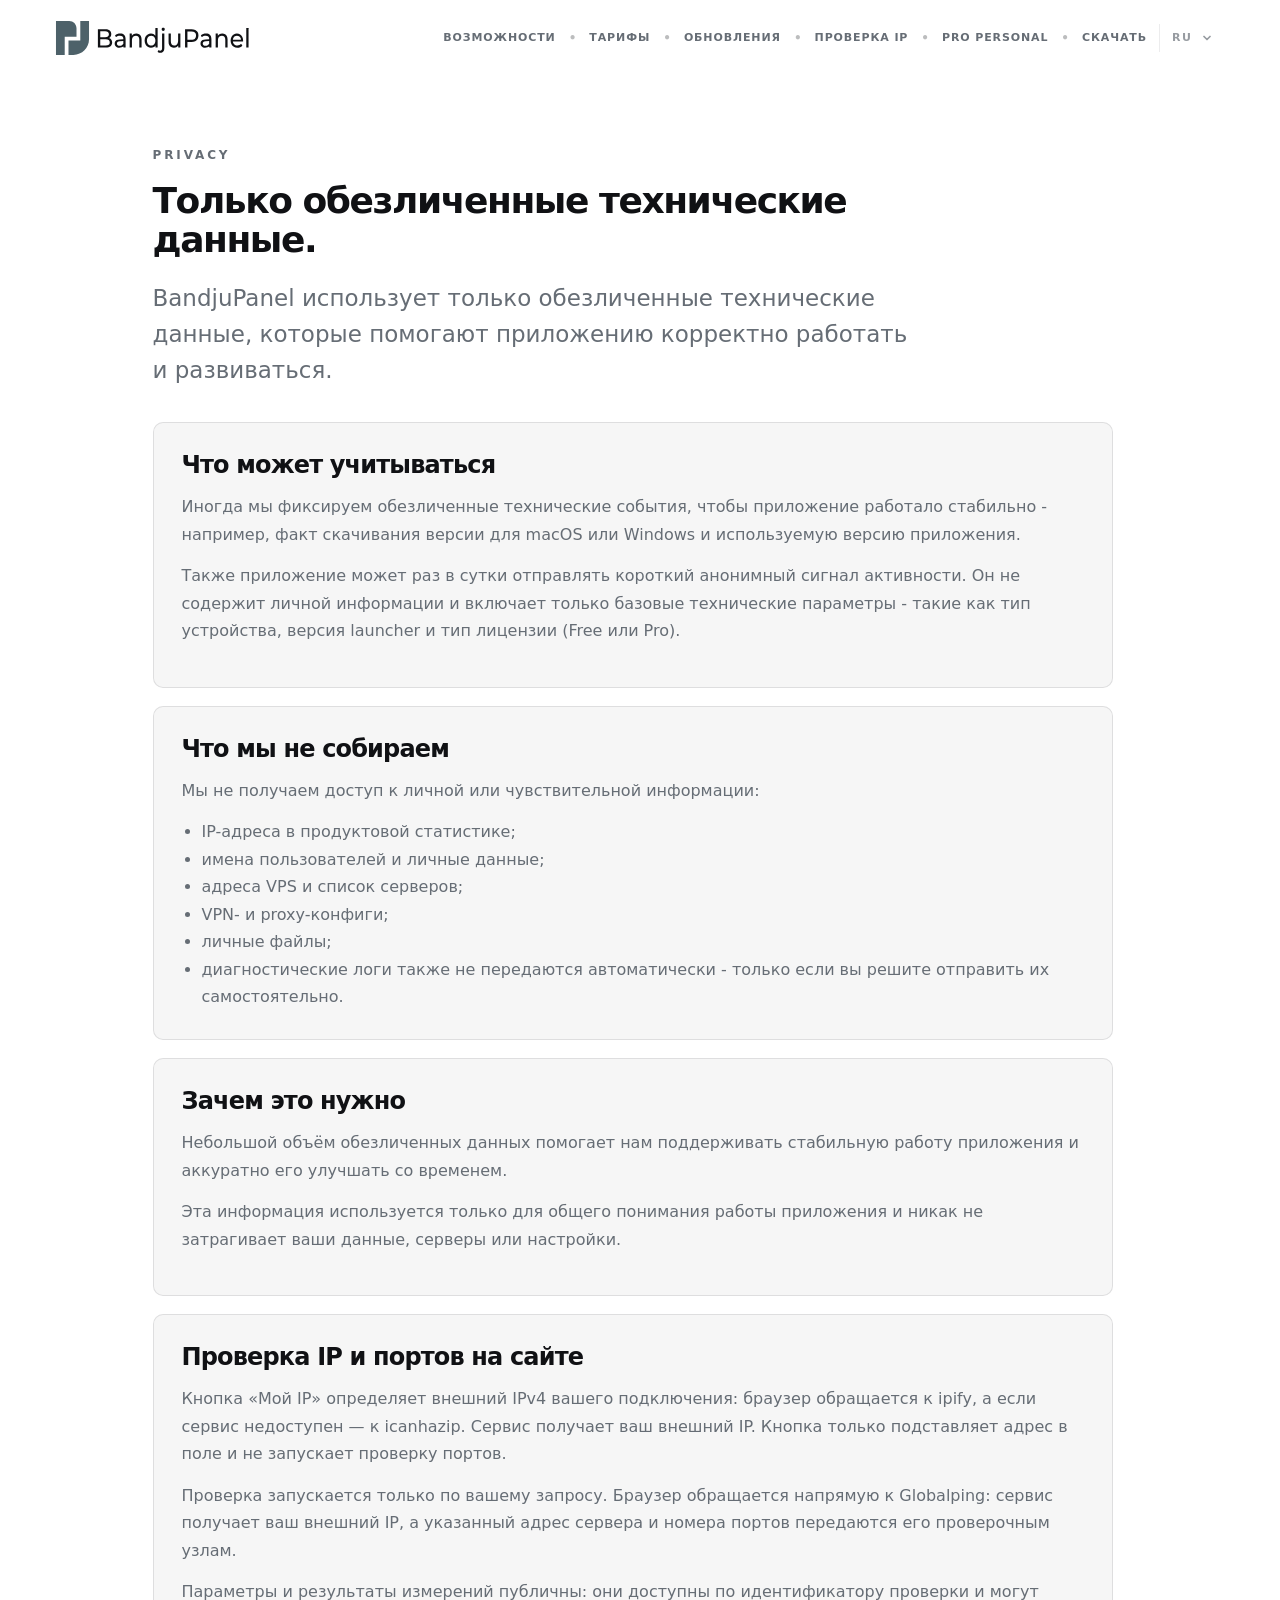
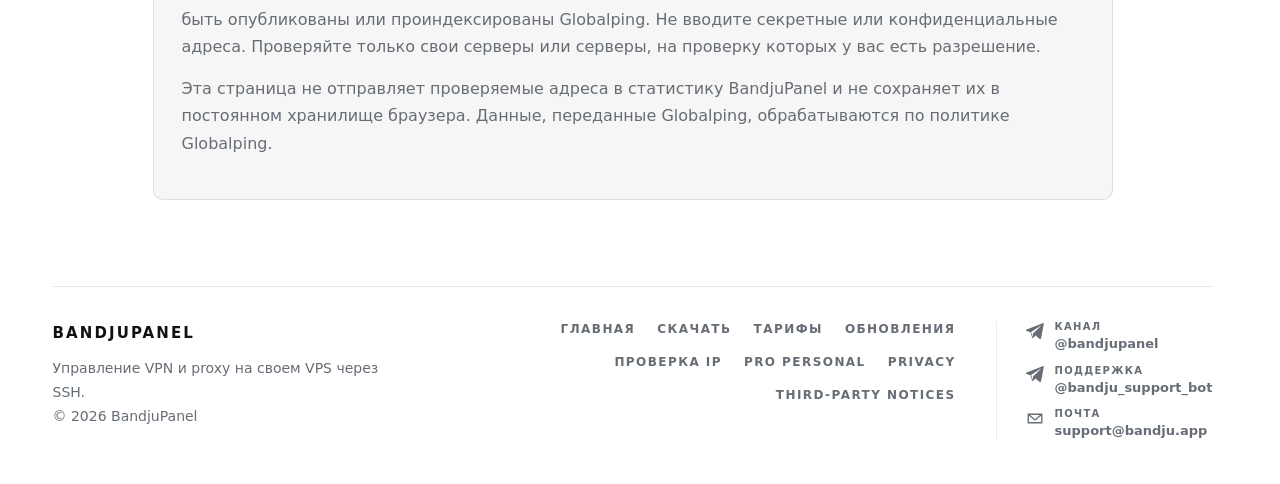
<file: privacy/index.html>
<!DOCTYPE html>
<html lang="ru">
  <head>
    <meta charset="utf-8">
  <meta name="viewport" content="width=device-width, initial-scale=1">
  <title>Privacy — BandjuPanel</title>
  <meta name="description" content="Коротко о том, какие минимальные технические данные использует BandjuPanel.">
  <meta name="theme-color" content="#ffffff">
  <link rel="canonical" href="https://bandju.app/privacy/">
  <link rel="alternate" hreflang="ru" href="https://bandju.app/privacy/">
  <link rel="alternate" hreflang="en" href="https://bandju.app/en/privacy/">
  <link rel="alternate" hreflang="x-default" href="https://bandju.app/privacy/">
  <link rel="icon" type="image/svg+xml" href="/assets/brand/fav-bandju.svg">
  <meta property="og:type" content="website">
  <meta property="og:site_name" content="BandjuPanel">
  <meta property="og:locale" content="ru_RU">
  <meta property="og:locale:alternate" content="en_US">
  <meta property="og:title" content="Privacy — BandjuPanel">
  <meta property="og:description" content="Коротко о минимальной статистике скачиваний и активных установок BandjuPanel.">
  <meta property="og:url" content="https://bandju.app/privacy/">
  <meta property="og:image" content="https://bandju.app/assets/ogimage.jpg">
  <meta name="twitter:card" content="summary_large_image">
    <link rel="stylesheet" href="/assets/site.css?v=98cfa1f506">
  </head>
  <body class="site-page site-privacy site-lang-ru">
    <main class="page">
      <!-- shared-header:start --><div class="header-shell">
  <header class="header">
    <a class="brand" href="/" aria-label="BandjuPanel">
      <img src="/assets/brand/logo-bandju.svg" alt="BandjuPanel" width="200" height="29">
    </a>
    <div class="header-actions">
      <nav class="menu" id="site-menu" aria-label="Главное меню">
        <a class="menu-link" href="/#features">Возможности</a>
        <span class="menu-divider" aria-hidden="true">•</span>
        <a class="menu-link" href="/#pricing">Тарифы</a>
        <span class="menu-divider" aria-hidden="true">•</span>
        <a class="menu-link" href="/changelog/">Обновления</a>
        <span class="menu-divider" aria-hidden="true">•</span>
        <a class="menu-link" href="/check-ip/">Проверка IP</a>
        <span class="menu-divider" aria-hidden="true">•</span>
        <a class="menu-link" href="/pro/">Pro Personal</a>
        <span class="menu-divider" aria-hidden="true">•</span>
        <a class="menu-link" href="/download/">Скачать</a>
      </nav>
      <div class="lang-switch" role="group" aria-label="Language switcher">
        <button class="lang-trigger" type="button" aria-haspopup="true" aria-expanded="false" aria-controls="lang-menu">
          <span data-lang-current>RU</span>
          <span class="lang-trigger-icon" aria-hidden="true">
            <svg viewBox="0 0 12 12" fill="none">
              <path d="M3 4.5 6 7.5 9 4.5"></path>
            </svg>
          </span>
        </button>
        <div class="lang-menu" id="lang-menu" role="menu" aria-label="Select language">
          <a class="lang-option is-active" href="/privacy/" role="menuitemradio" aria-checked="true" hreflang="ru">
              <span>Русский</span>
              <span class="lang-option-check" aria-hidden="true">✓</span>
            </a><a class="lang-option" href="/en/privacy/" role="menuitemradio" aria-checked="false" hreflang="en">
              <span>English</span>
              <span class="lang-option-check" aria-hidden="true">✓</span>
            </a>
        </div>
      </div>
      <button class="menu-toggle" type="button" aria-controls="site-menu" aria-label="Открыть меню" aria-expanded="false">
        <span aria-hidden="true"></span>
        <span aria-hidden="true"></span>
        <span aria-hidden="true"></span>
      </button>
    </div>
  </header>
</div>
<!-- shared-header:end -->
      

    <section class="content">
      <p class="eyebrow">Privacy</p>
      <h1>Только обезличенные технические данные.</h1>
      <p class="lead">
        BandjuPanel использует только обезличенные технические данные, которые помогают приложению корректно работать и развиваться.
      </p>

      <article class="card">
        <h2>Что может учитываться</h2>
        <p>Иногда мы фиксируем обезличенные технические события, чтобы приложение работало стабильно - например, факт скачивания версии для macOS или Windows и используемую версию приложения.</p>
        <p>Также приложение может раз в сутки отправлять короткий анонимный сигнал активности. Он не содержит личной информации и включает только базовые технические параметры - такие как тип устройства, версия launcher и тип лицензии (Free или Pro).</p>
      </article>

      <article class="card">
        <h2>Что мы не собираем</h2>
        <p>Мы не получаем доступ к личной или чувствительной информации:</p>
        <ul>
          <li>IP-адреса в продуктовой статистике;</li>
          <li>имена пользователей и личные данные;</li>
          <li>адреса VPS и список серверов;</li>
          <li>VPN- и proxy-конфиги;</li>
          <li>личные файлы;</li>
          <li>диагностические логи также не передаются автоматически - только если вы решите отправить их самостоятельно.</li>
        </ul>
      </article>

      <article class="card">
        <h2>Зачем это нужно</h2>
        <p>Небольшой объём обезличенных данных помогает нам поддерживать стабильную работу приложения и аккуратно его улучшать со временем. </p>
        <p>Эта информация используется только для общего понимания работы приложения и никак не затрагивает ваши данные, серверы или настройки.</p>
      </article>
      <article class="card">
        <h2>Проверка IP и портов на сайте</h2>
        <p>Кнопка «Мой IP» определяет внешний IPv4 вашего подключения: браузер обращается к ipify, а если сервис недоступен — к icanhazip. Сервис получает ваш внешний IP. Кнопка только подставляет адрес в поле и не запускает проверку портов.</p>
        <p>Проверка запускается только по вашему запросу. Браузер обращается напрямую к Globalping: сервис получает ваш внешний IP, а указанный адрес сервера и номера портов передаются его проверочным узлам.</p>
        <p>Параметры и результаты измерений публичны: они доступны по идентификатору проверки и могут быть опубликованы или проиндексированы Globalping. Не вводите секретные или конфиденциальные адреса. Проверяйте только свои серверы или серверы, на проверку которых у вас есть разрешение.</p>
        <p>Эта страница не отправляет проверяемые адреса в статистику BandjuPanel и не сохраняет их в постоянном хранилище браузера. Данные, переданные Globalping, обрабатываются по <a href="https://globalping.io/terms/privacy-policy" target="_blank" rel="noopener noreferrer">политике Globalping</a>.</p>
      </article>
    </section>
      <!-- shared-footer:start --><footer class="site-footer">
  <div>
    <p class="footer-brand">BandjuPanel</p>
    <p class="footer-copy">Управление VPN и proxy на своем VPS через SSH.</p>
    <p class="footer-meta">© 2026 BandjuPanel</p>
  </div>
  <nav class="footer-links" aria-label="Footer">
    <a class="footer-link" href="/">Главная</a>
    <a class="footer-link" href="/download/">Скачать</a>
    <a class="footer-link" href="/#pricing">Тарифы</a>
    <a class="footer-link" href="/changelog/">Обновления</a>
    <a class="footer-link" href="/check-ip/">Проверка IP</a>
    <a class="footer-link" href="/pro/">Pro Personal</a>
    <a class="footer-link" href="/privacy/">Privacy</a>
    <a class="footer-link" href="https://github.com/bandju/bandju-panel-releases/blob/main/THIRD_PARTY_NOTICES.md" target="_blank" rel="noreferrer noopener">Third-party notices</a>
  </nav>
  <div class="footer-contact">
    <a class="footer-contact-link" href="https://t.me/bandjupanel" target="_blank" rel="noreferrer noopener" aria-label="Канал в Telegram">
      <span class="footer-icon-link" aria-hidden="true">
        <svg xmlns="http://www.w3.org/2000/svg" width="18" height="17" fill="none" viewBox="0 0 18 17" aria-hidden="true" focusable="false">
          <path fill="currentColor" d="M16.62.131.67 6.59C-.201 6.857-.173 7.778.473 8l3.996 1.334 1.526 5.012c.186.55.334.756.655.76.333 0 .461-.125.808-.452.406-.408 1.023-1.049 2.001-2.064l4.16 3.29c.764.451 1.316.217 1.507-.76l2.606-13.79c.28-1.199-.379-1.555-1.11-1.2ZM5.095 9.028l9.086-6.096c.445-.321.587.038.386.285L7.026 10.47l-.387 3.62-1.544-5.06Z"></path>
        </svg>
      </span>
      <span class="footer-contact-copy">
        <span class="footer-contact-label">Канал</span>
        <span class="footer-contact-value">@bandjupanel</span>
      </span>
    </a>
    <a class="footer-contact-link" href="https://t.me/bandju_support_bot" target="_blank" rel="noreferrer noopener" aria-label="Поддержка в Telegram">
      <span class="footer-icon-link" aria-hidden="true">
        <svg xmlns="http://www.w3.org/2000/svg" width="18" height="17" fill="none" viewBox="0 0 18 17" aria-hidden="true" focusable="false">
          <path fill="currentColor" d="M16.62.131.67 6.59C-.201 6.857-.173 7.778.473 8l3.996 1.334 1.526 5.012c.186.55.334.756.655.76.333 0 .461-.125.808-.452.406-.408 1.023-1.049 2.001-2.064l4.16 3.29c.764.451 1.316.217 1.507-.76l2.606-13.79c.28-1.199-.379-1.555-1.11-1.2ZM5.095 9.028l9.086-6.096c.445-.321.587.038.386.285L7.026 10.47l-.387 3.62-1.544-5.06Z"></path>
        </svg>
      </span>
      <span class="footer-contact-copy">
        <span class="footer-contact-label">Поддержка</span>
        <span class="footer-contact-value">@bandju_support_bot</span>
      </span>
    </a>
    <a class="footer-contact-link" href="mailto:support@bandju.app" target="_blank" rel="noreferrer noopener" aria-label="Email">
      <span class="footer-icon-link" aria-hidden="true">
        <svg xmlns="http://www.w3.org/2000/svg" width="18" height="17" fill="none" viewBox="0 0 18 17" aria-hidden="true" focusable="false">
          <path d="M2.25 4.25h13.5v8.5H2.25z" stroke="currentColor" stroke-width="1.35" rx="1.8"></path>
          <path d="m3.4 5.35 5.02 4.11a.9.9 0 0 0 1.16 0l5.02-4.11" stroke="currentColor" stroke-width="1.35" stroke-linecap="round" stroke-linejoin="round"></path>
        </svg>
      </span>
      <span class="footer-contact-copy">
        <span class="footer-contact-label">Почта</span>
        <span class="footer-contact-value">support@bandju.app</span>
      </span>
    </a>
  </div>
</footer>
<!-- shared-footer:end -->
    </main>
    <script>
    (() => {
      const languages = {
        ru: { label: 'RU', menuLabel: 'Русский', path: '/privacy/' },
        en: { label: 'EN', menuLabel: 'English', path: '/en/privacy/' }
      };

      const headerShell = document.querySelector('.header-shell');
      const header = document.querySelector('.header');
      const langSwitch = document.querySelector('.lang-switch');
      const langTrigger = document.querySelector('.lang-trigger');
      const langMenu = document.getElementById('lang-menu');
      const langCurrent = document.querySelector('[data-lang-current]');
      const menuToggle = document.querySelector('.menu-toggle');
      const siteMenu = document.querySelector('.menu');
      const activeLanguage = document.documentElement.lang === 'en' ? 'en' : 'ru';

      const normalizePath = (path) => (path.endsWith('/') ? path : `${path}/`);

      const syncHeaderShellHeight = () => {
        if (!headerShell || !header) return;
        headerShell.style.height = `${header.offsetHeight}px`;
      };

      const setLanguageMenuOpen = (isOpen) => {
        if (!langTrigger || !langMenu) return;
        langTrigger.classList.toggle('is-open', isOpen);
        langTrigger.setAttribute('aria-expanded', isOpen ? 'true' : 'false');
        langMenu.classList.toggle('is-open', isOpen);
      };

      const setSiteMenuOpen = (isOpen) => {
        if (!header || !menuToggle) return;
        header.classList.toggle('is-menu-open', isOpen);
        menuToggle.setAttribute('aria-expanded', isOpen ? 'true' : 'false');
        window.requestAnimationFrame(syncHeaderShellHeight);
      };

      const renderLanguageOptions = () => {
        if (!langMenu) return;
        langMenu.innerHTML = '';

        Object.entries(languages).forEach(([lang, dictionary]) => {
          const option = document.createElement('button');
          option.type = 'button';
          option.className = `lang-option${lang === activeLanguage ? ' is-active' : ''}`;
          option.setAttribute('role', 'menuitemradio');
          option.setAttribute('aria-checked', lang === activeLanguage ? 'true' : 'false');
          option.dataset.langOption = lang;
          option.innerHTML = `<span>${dictionary.menuLabel}</span><span class="lang-option-check" aria-hidden="true">✓</span>`;
          langMenu.appendChild(option);
        });
      };

      const navigateToLanguage = (language) => {
        const target = languages[language] || languages.ru;

        try {
          window.localStorage.setItem('bandju-site-lang', language);
        } catch (_) {}

        if (langCurrent) langCurrent.textContent = target.label;
        const targetUrl = `${target.path}${window.location.hash || ''}`;

        if (normalizePath(window.location.pathname) !== target.path) {
          window.location.href = targetUrl;
        }
      };

      renderLanguageOptions();

      if (header) {
        let stickyTicking = false;

        const updateStickyHeader = () => {
          header.classList.toggle('is-stuck', window.scrollY > 200);
        };

        syncHeaderShellHeight();
        updateStickyHeader();

        window.addEventListener('scroll', () => {
          if (stickyTicking) return;
          stickyTicking = true;
          window.requestAnimationFrame(() => {
            stickyTicking = false;
            updateStickyHeader();
          });
        }, { passive: true });

        window.addEventListener('resize', syncHeaderShellHeight, { passive: true });

        if (typeof ResizeObserver !== 'undefined') {
          const headerResizeObserver = new ResizeObserver(() => {
            syncHeaderShellHeight();
          });
          headerResizeObserver.observe(header);
        }
      }

      if (langTrigger && langMenu) {
        langTrigger.addEventListener('click', () => {
          setLanguageMenuOpen(!langMenu.classList.contains('is-open'));
          setSiteMenuOpen(false);
        });

        langMenu.addEventListener('click', (event) => {
          const option = event.target.closest('[data-lang-option]');
          if (!option) return;
          navigateToLanguage(option.dataset.langOption || 'ru');
          setLanguageMenuOpen(false);
        });

        document.addEventListener('click', (event) => {
          if (langSwitch && !langSwitch.contains(event.target)) {
            setLanguageMenuOpen(false);
          }
        });
      }

      if (menuToggle && siteMenu) {
        menuToggle.addEventListener('click', () => {
          setSiteMenuOpen(!header.classList.contains('is-menu-open'));
          setLanguageMenuOpen(false);
        });

        siteMenu.addEventListener('click', (event) => {
          if (event.target.closest('.menu-link')) {
            setSiteMenuOpen(false);
          }
        });

        document.addEventListener('click', (event) => {
          if (header && !header.contains(event.target)) {
            setSiteMenuOpen(false);
          }
        });
      }

      document.addEventListener('keydown', (event) => {
        if (event.key === 'Escape') {
          setLanguageMenuOpen(false);
          setSiteMenuOpen(false);
        }
      });
    })();
  </script>
  </body></html>
</file>
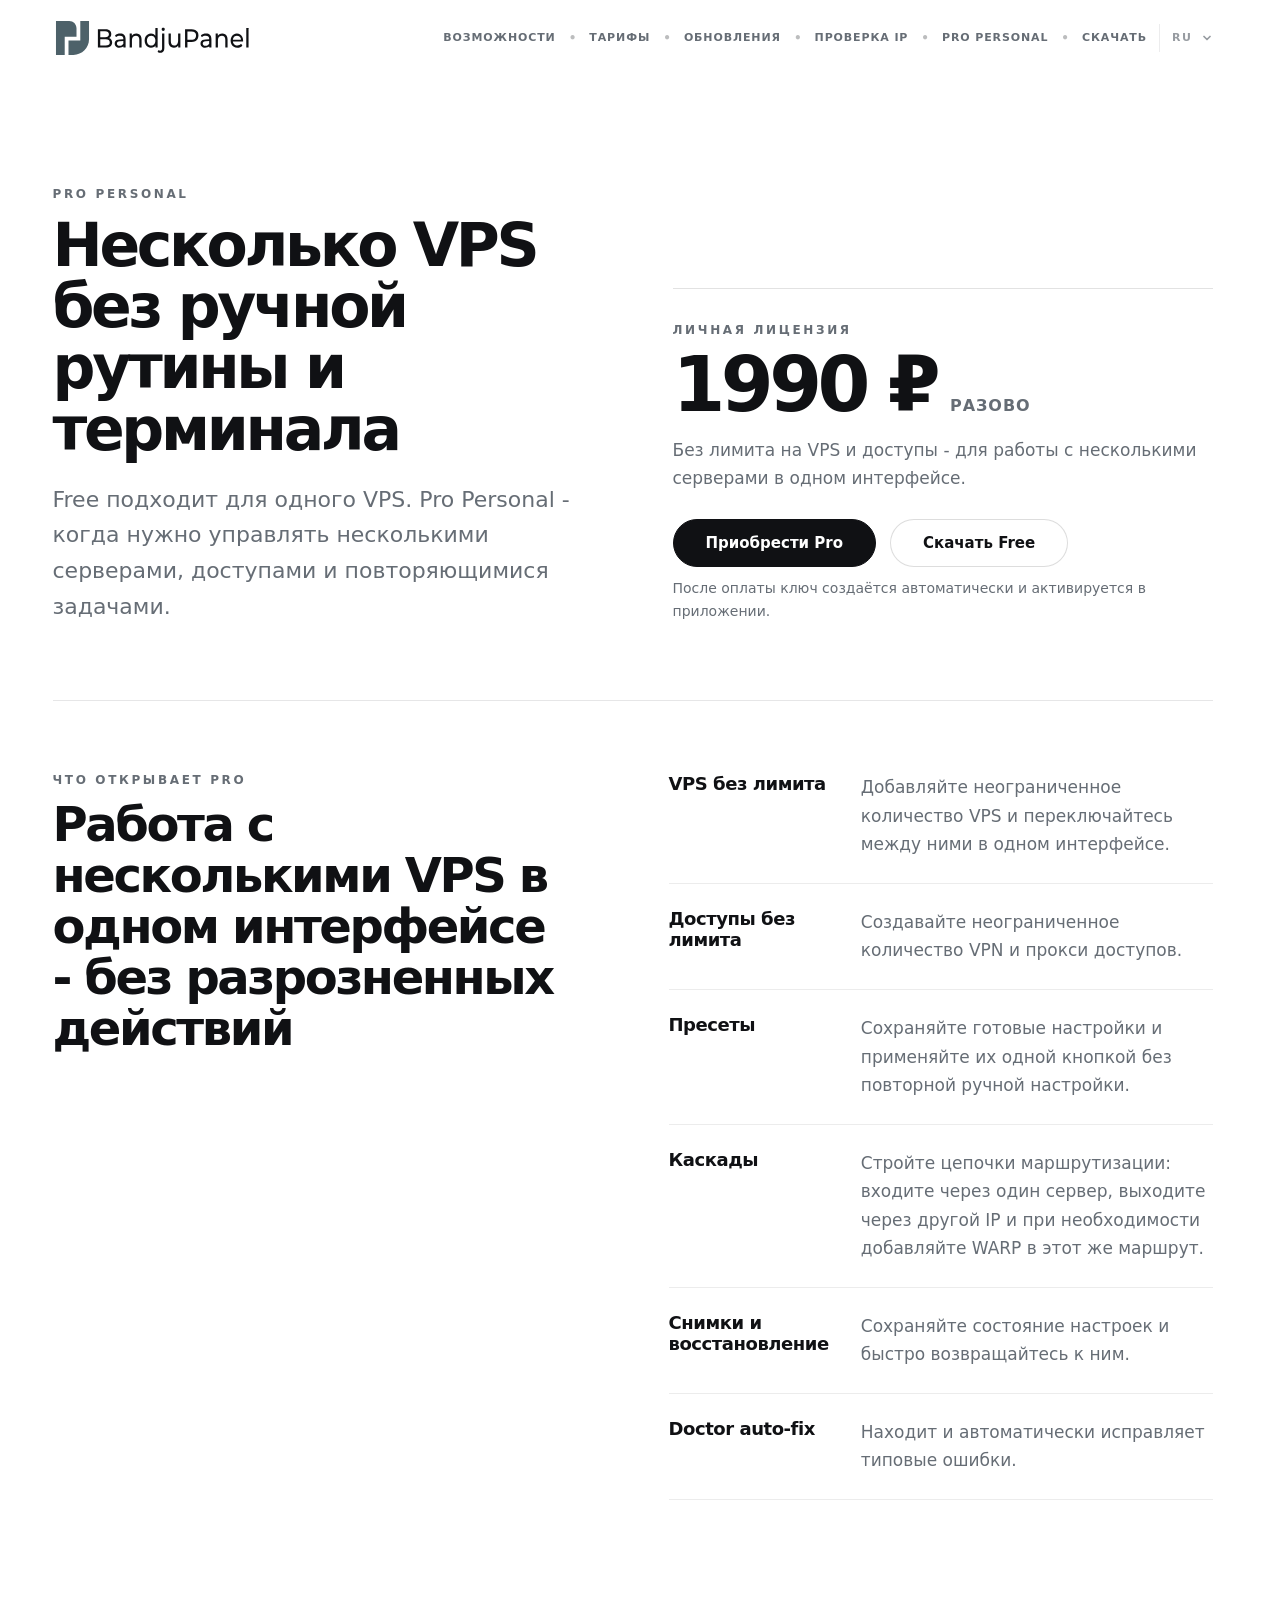
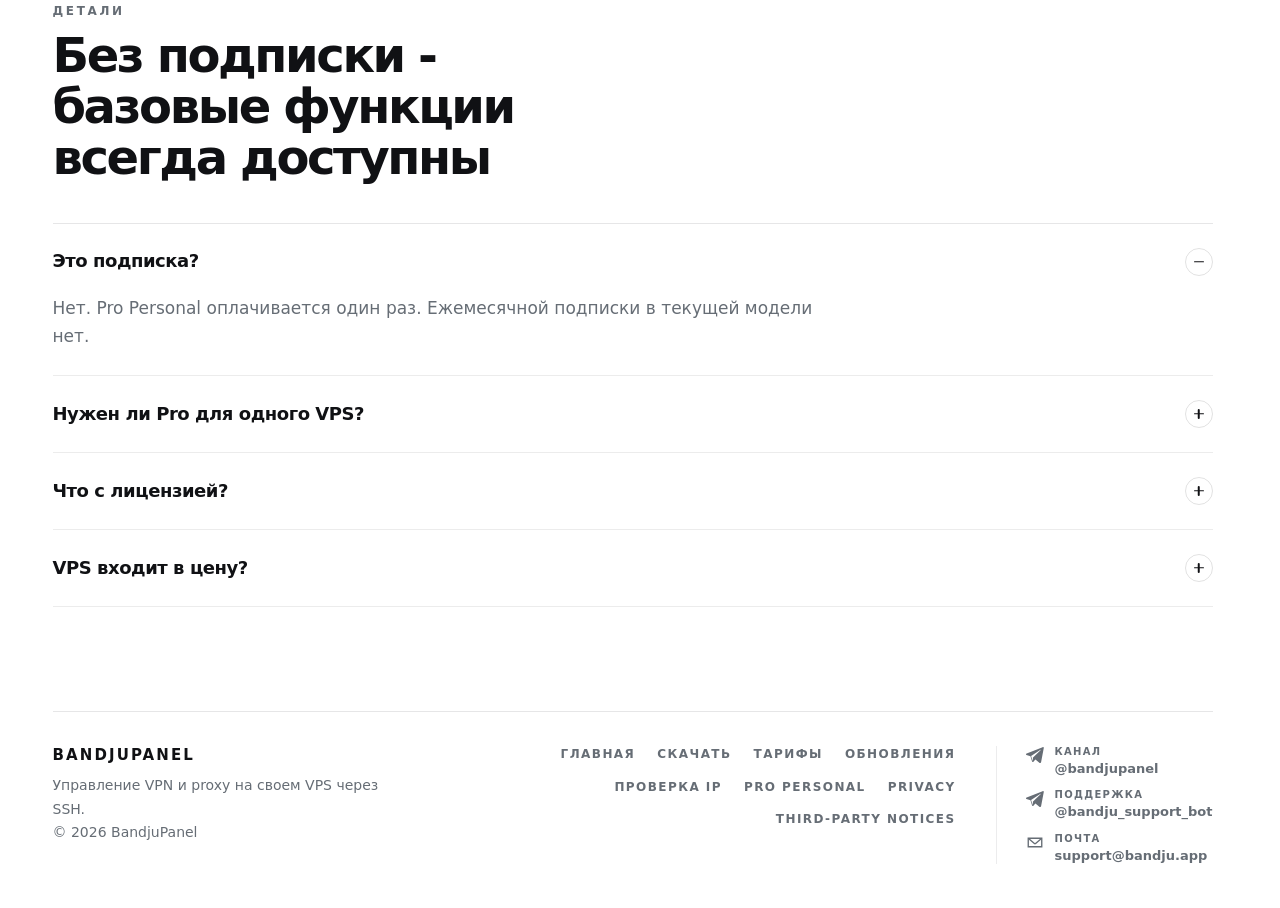
<file: pro/index.html>
<!DOCTYPE html>
<html lang="ru">
  <head>
    <meta charset="utf-8">
  <meta name="viewport" content="width=device-width, initial-scale=1">
  <title>BandjuPanel Pro Personal — несколько VPS без терминала</title>
  <meta name="description" content="Pro Personal открывает управление несколькими VPS, доступы без лимита, пресеты, каскады, снимки и Doctor auto-fix в BandjuPanel.">
  <meta name="theme-color" content="#ffffff">
  <link rel="canonical" href="https://bandju.app/pro/">
  <link rel="alternate" hreflang="ru" href="https://bandju.app/pro/">
  <link rel="alternate" hreflang="en" href="https://bandju.app/en/pro/">
  <link rel="alternate" hreflang="x-default" href="https://bandju.app/pro/">
  <link rel="icon" type="image/svg+xml" href="/assets/brand/fav-bandju.svg">
  <meta property="og:type" content="website">
  <meta property="og:site_name" content="BandjuPanel">
  <meta property="og:locale" content="ru_RU">
  <meta property="og:locale:alternate" content="en_US">
  <meta property="og:title" content="BandjuPanel Pro Personal — несколько VPS без терминала">
  <meta property="og:description" content="Несколько VPS, доступы без лимита, пресеты, каскады, снимки и Doctor auto-fix в одном интерфейсе.">
  <meta property="og:url" content="https://bandju.app/pro/">
  <meta property="og:image" content="https://bandju.app/assets/ogimage.jpg">
  <meta property="og:image:type" content="image/jpeg">
  <meta property="og:image:width" content="1200">
  <meta property="og:image:height" content="630">
  <meta property="og:image:alt" content="BandjuPanel">
  <meta name="twitter:card" content="summary_large_image">
  <meta name="twitter:title" content="BandjuPanel Pro Personal — несколько VPS без терминала">
  <meta name="twitter:description" content="Управляйте несколькими VPS, доступами, пресетами и каскадами в одном интерфейсе.">
  <meta name="twitter:image" content="https://bandju.app/assets/ogimage.jpg">
  <meta name="twitter:image:alt" content="BandjuPanel">
    <link rel="stylesheet" href="/assets/site.css?v=98cfa1f506">
  </head>
  <body class="site-page site-pro site-lang-ru">
    <main class="page">
      <!-- shared-header:start --><div class="header-shell">
  <header class="header">
    <a class="brand" href="/" aria-label="BandjuPanel">
      <img src="/assets/brand/logo-bandju.svg" alt="BandjuPanel" width="200" height="29">
    </a>
    <div class="header-actions">
      <nav class="menu" id="site-menu" aria-label="Главное меню">
        <a class="menu-link" href="/#features">Возможности</a>
        <span class="menu-divider" aria-hidden="true">•</span>
        <a class="menu-link" href="/#pricing">Тарифы</a>
        <span class="menu-divider" aria-hidden="true">•</span>
        <a class="menu-link" href="/changelog/">Обновления</a>
        <span class="menu-divider" aria-hidden="true">•</span>
        <a class="menu-link" href="/check-ip/">Проверка IP</a>
        <span class="menu-divider" aria-hidden="true">•</span>
        <a class="menu-link" href="/pro/">Pro Personal</a>
        <span class="menu-divider" aria-hidden="true">•</span>
        <a class="menu-link" href="/download/">Скачать</a>
      </nav>
      <div class="lang-switch" role="group" aria-label="Language switcher">
        <button class="lang-trigger" type="button" aria-haspopup="true" aria-expanded="false" aria-controls="lang-menu">
          <span data-lang-current>RU</span>
          <span class="lang-trigger-icon" aria-hidden="true">
            <svg viewBox="0 0 12 12" fill="none">
              <path d="M3 4.5 6 7.5 9 4.5"></path>
            </svg>
          </span>
        </button>
        <div class="lang-menu" id="lang-menu" role="menu" aria-label="Select language">
          <a class="lang-option is-active" href="/pro/" role="menuitemradio" aria-checked="true" hreflang="ru">
              <span>Русский</span>
              <span class="lang-option-check" aria-hidden="true">✓</span>
            </a><a class="lang-option" href="/en/pro/" role="menuitemradio" aria-checked="false" hreflang="en">
              <span>English</span>
              <span class="lang-option-check" aria-hidden="true">✓</span>
            </a>
        </div>
      </div>
      <button class="menu-toggle" type="button" aria-controls="site-menu" aria-label="Открыть меню" aria-expanded="false">
        <span aria-hidden="true"></span>
        <span aria-hidden="true"></span>
        <span aria-hidden="true"></span>
      </button>
    </div>
  </header>
</div>
<!-- shared-header:end -->
      

    <section class="section hero" aria-labelledby="pro-title">
      <div>
        <p class="eyebrow" data-i18n="eyebrow">Pro Personal</p>
        <h1 id="pro-title" data-i18n="title">Несколько VPS без ручной рутины и терминала</h1>
        <p class="lead" data-i18n="lead">
          Free подходит для одного VPS. Pro Personal - когда нужно управлять несколькими серверами, доступами и повторяющимися задачами.
        </p>
      </div>
      <div class="pro-panel">
        <p class="panel-kicker" data-i18n="panelKicker">Личная лицензия</p>
        <p class="price-line">
          <span class="price" data-i18n="price">1990 ₽</span>
          <span class="period" data-i18n="period">разово</span>
        </p>
        <p class="panel-copy" data-i18n="panelCopy">
          Без лимита на VPS и доступы - для работы с несколькими серверами в одном интерфейсе.
        </p>
        <div class="button-row button-row--panel">
          <button class="button" type="button" data-open-checkout data-i18n="primaryCta">Приобрести Pro</button>
          <a class="button button-subtle" href="/download/" data-i18n="secondaryCta">Скачать Free</a>
        </div>
        <div class="checkout-message" data-checkout-message hidden></div>
        <div class="checkout-result" data-checkout-result hidden>
          <p class="checkout-result-title" data-i18n="checkoutPaidTitle">Оплата получена</p>
          <p class="checkout-result-copy" data-i18n="checkoutPaidCopy">Скопируйте ключ и активируйте Pro в приложении.</p>
          <div class="license-copy-row">
            <code data-license-key></code>
            <button class="copy-key-button" type="button" data-copy-license data-i18n="copyLicense">Скопировать</button>
            <button class="copy-key-button copy-key-button--subtle" type="button" data-hide-license data-i18n="hideLicense">Скрыть</button>
          </div>
        </div>
        <p class="panel-note" data-i18n="panelNote">После оплаты ключ создаётся автоматически и активируется в приложении.</p>
      </div>
    </section>

    <div class="checkout-modal" data-checkout-modal hidden>
      <div class="checkout-modal__backdrop" data-close-checkout></div>
      <div class="checkout-modal__dialog" role="dialog" aria-modal="true" aria-labelledby="checkout-modal-title">
        <button class="checkout-modal__close" type="button" data-close-checkout aria-label="Close dialog">×</button>
        <p class="checkout-modal__kicker" data-i18n="checkoutModalKicker">Оплата Pro</p>
        <h2 class="checkout-modal__title" id="checkout-modal-title" data-i18n="checkoutModalTitle">Укажите email и способ оплаты</h2>
        <p class="checkout-modal__copy" data-i18n="checkoutModalCopy">Email нужен для создания лицензии и отправки ключа после оплаты.</p>
        <form class="checkout-modal__form" data-checkout-form method="post" action="https://license.bandju.app/payments/lava/checkout">
          <label class="checkout-label">
            <span data-i18n="checkoutEmailLabel">Email для ключа</span>
            <input class="checkout-input" data-checkout-email name="email" type="email" autocomplete="email" placeholder="you@example.com" required>
          </label>
          <input type="hidden" data-checkout-option name="paymentOption">
          <input type="hidden" data-checkout-locale name="locale" value="ru">
          <input type="hidden" data-checkout-return-url name="returnUrl" value="https://bandju.app/pro/">
          <label class="checkout-trap" aria-hidden="true">
            <span>Company</span>
            <input data-checkout-trap name="company" type="text" tabindex="-1" autocomplete="off">
          </label>
          <div class="checkout-methods">
            <p class="checkout-methods__label" data-i18n="checkoutMethodLabel">Способ оплаты</p>
            <div class="checkout-options" data-checkout-options></div>
          </div>
          <div class="checkout-modal-message" data-checkout-modal-message hidden></div>
          <div class="button-row button-row--modal">
            <button class="button" type="submit" data-checkout-submit data-i18n="checkoutContinue">Перейти к оплате</button>
            <button class="button button-subtle" type="button" data-close-checkout data-i18n="checkoutCancel">Отмена</button>
          </div>
        </form>
      </div>
    </div>

    <section class="section content-grid" aria-labelledby="value-title">
      <div>
        <p class="section-kicker" data-i18n="valueKicker">Что открывает Pro</p>
        <h2 class="section-title" id="value-title" data-i18n="valueTitle">Работа с несколькими VPS в одном интерфейсе - без разрозненных действий</h2>
      </div>
      <div class="value-list">
        <article class="value-item">
          <h3 class="value-title" data-i18n="value1Title">VPS без лимита</h3>
          <p class="value-copy" data-i18n="value1Copy">Добавляйте неограниченное количество VPS и переключайтесь между ними в одном интерфейсе.</p>
        </article>
        <article class="value-item">
          <h3 class="value-title" data-i18n="value2Title">Доступы без лимита</h3>
          <p class="value-copy" data-i18n="value2Copy">Создавайте неограниченное количество VPN и прокси доступов.</p>
        </article>
        <article class="value-item">
          <h3 class="value-title" data-i18n="value3Title">Пресеты</h3>
          <p class="value-copy" data-i18n="value3Copy">Сохраняйте готовые настройки и применяйте их одной кнопкой без повторной ручной настройки.</p>
        </article>
        <article class="value-item">
          <h3 class="value-title" data-i18n="value4Title">Каскады</h3>
          <p class="value-copy" data-i18n="value4Copy">Стройте цепочки маршрутизации: входите через один сервер, выходите через другой IP и при необходимости добавляйте WARP в этот же маршрут.</p>
        </article>
        <article class="value-item">
          <h3 class="value-title" data-i18n="value5Title">Снимки и восстановление</h3>
          <p class="value-copy" data-i18n="value5Copy">Сохраняйте состояние настроек и быстро возвращайтесь к ним.</p>
        </article>
        <article class="value-item">
          <h3 class="value-title" data-i18n="value6Title">Doctor auto-fix</h3>
          <p class="value-copy" data-i18n="value6Copy">Находит и автоматически исправляет типовые ошибки.</p>
        </article>
      </div>
    </section>

    <section class="section faq-section" aria-labelledby="faq-title">
      <p class="section-kicker" data-i18n="faqKicker">Детали</p>
      <h2 class="section-title" id="faq-title" data-i18n="faqTitle">Без подписки - базовые функции всегда доступны</h2>
      <div class="faq-list">
        <details class="faq-item" open>
          <summary class="faq-summary">
            <span data-i18n="faq1Title">Это подписка?</span>
            <span class="faq-toggle" aria-hidden="true"></span>
          </summary>
          <p class="faq-copy" data-i18n="faq1Copy">Нет. Pro Personal оплачивается один раз. Ежемесячной подписки в текущей модели нет.</p>
        </details>
        <details class="faq-item">
          <summary class="faq-summary">
            <span data-i18n="faq2Title">Нужен ли Pro для одного VPS?</span>
            <span class="faq-toggle" aria-hidden="true"></span>
          </summary>
          <p class="faq-copy" data-i18n="faq2Copy">Нет. Free остается для одного VPS, базовых сервисов, диагностики и обновлений безопасности.</p>
        </details>
        <details class="faq-item">
          <summary class="faq-summary">
            <span data-i18n="faq3Title">Что с лицензией?</span>
            <span class="faq-toggle" aria-hidden="true"></span>
          </summary>
          <p class="faq-copy" data-i18n="faq3Copy">Pro Personal — личная лицензия для одного устройства. Если понадобится перенос, устройство можно будет отвязать через поддержку.</p>
        </details>
        <details class="faq-item">
          <summary class="faq-summary">
            <span data-i18n="faq4Title">VPS входит в цену?</span>
            <span class="faq-toggle" aria-hidden="true"></span>
          </summary>
          <p class="faq-copy" data-i18n="faq4Copy">Нет. Сервер оплачивается отдельно у вашего VPS-провайдера. BandjuPanel управляет тем VPS, который вы подключаете сами.</p>
        </details>
      </div>
    </section>
      <!-- shared-footer:start --><footer class="site-footer">
  <div>
    <p class="footer-brand">BandjuPanel</p>
    <p class="footer-copy">Управление VPN и proxy на своем VPS через SSH.</p>
    <p class="footer-meta">© 2026 BandjuPanel</p>
  </div>
  <nav class="footer-links" aria-label="Footer">
    <a class="footer-link" href="/">Главная</a>
    <a class="footer-link" href="/download/">Скачать</a>
    <a class="footer-link" href="/#pricing">Тарифы</a>
    <a class="footer-link" href="/changelog/">Обновления</a>
    <a class="footer-link" href="/check-ip/">Проверка IP</a>
    <a class="footer-link" href="/pro/">Pro Personal</a>
    <a class="footer-link" href="/privacy/">Privacy</a>
    <a class="footer-link" href="https://github.com/bandju/bandju-panel-releases/blob/main/THIRD_PARTY_NOTICES.md" target="_blank" rel="noreferrer noopener">Third-party notices</a>
  </nav>
  <div class="footer-contact">
    <a class="footer-contact-link" href="https://t.me/bandjupanel" target="_blank" rel="noreferrer noopener" aria-label="Канал в Telegram">
      <span class="footer-icon-link" aria-hidden="true">
        <svg xmlns="http://www.w3.org/2000/svg" width="18" height="17" fill="none" viewBox="0 0 18 17" aria-hidden="true" focusable="false">
          <path fill="currentColor" d="M16.62.131.67 6.59C-.201 6.857-.173 7.778.473 8l3.996 1.334 1.526 5.012c.186.55.334.756.655.76.333 0 .461-.125.808-.452.406-.408 1.023-1.049 2.001-2.064l4.16 3.29c.764.451 1.316.217 1.507-.76l2.606-13.79c.28-1.199-.379-1.555-1.11-1.2ZM5.095 9.028l9.086-6.096c.445-.321.587.038.386.285L7.026 10.47l-.387 3.62-1.544-5.06Z"></path>
        </svg>
      </span>
      <span class="footer-contact-copy">
        <span class="footer-contact-label">Канал</span>
        <span class="footer-contact-value">@bandjupanel</span>
      </span>
    </a>
    <a class="footer-contact-link" href="https://t.me/bandju_support_bot" target="_blank" rel="noreferrer noopener" aria-label="Поддержка в Telegram">
      <span class="footer-icon-link" aria-hidden="true">
        <svg xmlns="http://www.w3.org/2000/svg" width="18" height="17" fill="none" viewBox="0 0 18 17" aria-hidden="true" focusable="false">
          <path fill="currentColor" d="M16.62.131.67 6.59C-.201 6.857-.173 7.778.473 8l3.996 1.334 1.526 5.012c.186.55.334.756.655.76.333 0 .461-.125.808-.452.406-.408 1.023-1.049 2.001-2.064l4.16 3.29c.764.451 1.316.217 1.507-.76l2.606-13.79c.28-1.199-.379-1.555-1.11-1.2ZM5.095 9.028l9.086-6.096c.445-.321.587.038.386.285L7.026 10.47l-.387 3.62-1.544-5.06Z"></path>
        </svg>
      </span>
      <span class="footer-contact-copy">
        <span class="footer-contact-label">Поддержка</span>
        <span class="footer-contact-value">@bandju_support_bot</span>
      </span>
    </a>
    <a class="footer-contact-link" href="mailto:support@bandju.app" target="_blank" rel="noreferrer noopener" aria-label="Email">
      <span class="footer-icon-link" aria-hidden="true">
        <svg xmlns="http://www.w3.org/2000/svg" width="18" height="17" fill="none" viewBox="0 0 18 17" aria-hidden="true" focusable="false">
          <path d="M2.25 4.25h13.5v8.5H2.25z" stroke="currentColor" stroke-width="1.35" rx="1.8"></path>
          <path d="m3.4 5.35 5.02 4.11a.9.9 0 0 0 1.16 0l5.02-4.11" stroke="currentColor" stroke-width="1.35" stroke-linecap="round" stroke-linejoin="round"></path>
        </svg>
      </span>
      <span class="footer-contact-copy">
        <span class="footer-contact-label">Почта</span>
        <span class="footer-contact-value">support@bandju.app</span>
      </span>
    </a>
  </div>
</footer>
<!-- shared-footer:end -->
    </main>
    <script>
    (() => {
      const translations = {
        ru: {
          label: 'RU',
          menuLabel: 'Русский',
          htmlLang: 'ru',
          titleText: 'BandjuPanel Pro Personal — несколько VPS без терминала',
          description: 'Pro Personal открывает управление несколькими VPS, доступы без лимита, пресеты, каскады, снимки и Doctor auto-fix в BandjuPanel.',
          menuFeatures: 'Возможности',
          menuHow: 'Как это работает',
          menuDownload: 'Скачать',
          menuPricing: 'Тарифы',
          menuPro: 'Pro Personal',
          footerHome: 'Главная',
          eyebrow: 'Pro Personal',
          title: 'Несколько VPS без ручной рутины и терминала',
          lead: 'Free подходит для одного VPS. Pro Personal - когда нужно управлять несколькими серверами, доступами и повторяющимися задачами.',
          panelKicker: 'Личная лицензия',
          price: '1990 ₽',
          period: 'разово',
          panelCopy: 'Без лимита на VPS и доступы - для работы с несколькими серверами в одном интерфейсе.',
          primaryCta: 'Приобрести Pro',
          secondaryCta: 'Скачать Free',
          checkoutModalKicker: 'Оплата Pro',
          checkoutModalTitle: 'Укажите email и способ оплаты',
          checkoutModalCopy: 'Email нужен для создания лицензии и отправки ключа после оплаты.',
          checkoutEmailLabel: 'Email для ключа',
          checkoutMethodLabel: 'Способ оплаты',
          checkoutContinue: 'Перейти к оплате',
          checkoutCancel: 'Отмена',
          checkoutMethodCard: 'Банковская карта',
          checkoutMethodCardCopy: 'Оплата картой в рублях через защищённую форму Lava.',
          checkoutMethodSbp: 'СБП',
          checkoutMethodSbpCopy: 'Оплата через Систему быстрых платежей в рублях.',
          checkoutMethodSbpNotice: 'При оплате через СБП могут возникать временные трудности на стороне эквайера. Если оплата не проходит, воспользуйтесь другим способом оплаты.',
          checkoutMethodPaypal: 'PayPal',
          checkoutMethodPaypalCopy: 'Оплата через PayPal в долларах США.',
          checkoutMethodPix: 'Pix',
          checkoutMethodPixCopy: 'Мгновенная оплата в долларах США для покупателей из Бразилии.',
          checkoutEmailError: 'Укажите корректный email для получения лицензии.',
          checkoutStarting: 'Создаём безопасную ссылку на оплату...',
          checkoutOpening: 'Открываем оплату в новой вкладке...',
          checkoutOpened: 'Оплата открыта в соседней вкладке. После оплаты ключ появится здесь и придёт на email.',
          checkoutPopupBlocked: 'Браузер заблокировал новую вкладку оплаты. Разрешите всплывающие окна и попробуйте ещё раз.',
          checkoutError: 'Не удалось создать оплату. Попробуйте ещё раз или напишите в Telegram.',
          checkoutPending: 'Заказ создан. После оплаты вернитесь на эту страницу, чтобы получить ключ.',
          checkoutPaidTitle: 'Оплата получена',
          checkoutPaidCopy: 'Скопируйте ключ и активируйте Pro в приложении.',
          copyLicense: 'Скопировать',
          hideLicense: 'Скрыть',
          copiedLicense: 'Скопировано',
          panelNote: 'После оплаты ключ создаётся автоматически и активируется в приложении.',
          valueKicker: 'Что открывает Pro',
          valueTitle: 'Работа с несколькими VPS в одном интерфейсе - без разрозненных действий',
          value1Title: 'VPS без лимита',
          value1Copy: 'Добавляйте неограниченное количество VPS и переключайтесь между ними в одном интерфейсе.',
          value2Title: 'Доступы без лимита',
          value2Copy: 'Создавайте неограниченное количество VPN и прокси доступов.',
          value3Title: 'Пресеты',
          value3Copy: 'Сохраняйте готовые настройки и применяйте их одной кнопкой без повторной ручной настройки.',
          value4Title: 'Каскады',
          value4Copy: 'Стройте цепочки маршрутизации: входите через один сервер, выходите через другой IP и при необходимости добавляйте WARP в этот же маршрут.',
          value5Title: 'Снимки и восстановление',
          value5Copy: 'Сохраняйте состояние настроек и быстро возвращайтесь к ним.',
          value6Title: 'Doctor auto-fix',
          value6Copy: 'Находит и автоматически исправляет типовые ошибки.',
          faqKicker: 'Детали',
          faqTitle: 'Без подписки - базовые функции всегда доступны',
          faq1Title: 'Это подписка?',
          faq1Copy: 'Нет. Pro Personal оплачивается один раз. Ежемесячной подписки в текущей модели нет.',
          faq2Title: 'Нужен ли Pro для одного VPS?',
          faq2Copy: 'Нет. Free остается для одного VPS, базовых сервисов, диагностики и обновлений безопасности.',
          faq3Title: 'Что с лицензией?',
          faq3Copy: 'Pro Personal — личная лицензия для одного устройства. Если понадобится перенос, устройство можно будет отвязать через поддержку.',
          faq4Title: 'VPS входит в цену?',
          faq4Copy: 'Нет. Сервер оплачивается отдельно у вашего VPS-провайдера. BandjuPanel управляет тем VPS, который вы подключаете сами.',
          footerCopy: 'Управление VPN и proxy на своем VPS через SSH.'
        },
        en: {
          label: 'EN',
          menuLabel: 'English',
          htmlLang: 'en',
          titleText: 'BandjuPanel Pro Personal - multiple VPS instances, no terminal required',
          description: 'Pro Personal unlocks multiple VPS instances, unlimited access profiles, presets, cascades, snapshots, and Doctor auto-fix in BandjuPanel.',
          menuFeatures: 'Features',
          menuHow: 'How it works',
          menuDownload: 'Download',
          menuPricing: 'Pricing',
          menuPro: 'Pro Personal',
          footerHome: 'Home',
          eyebrow: 'Pro Personal',
          title: 'Multiple VPS instances without repetitive work or terminal use',
          lead: 'Free covers one VPS. Pro Personal is for managing multiple servers, access profiles, and repeated tasks.',
          panelKicker: 'Personal license',
          price: '$29',
          period: 'one-time',
          panelCopy: 'No VPS or access-profile limits for managing multiple servers in one interface.',
          primaryCta: 'Get Pro',
          secondaryCta: 'Download Free',
          checkoutModalKicker: 'Pro checkout',
          checkoutModalTitle: 'Enter your email and payment method',
          checkoutModalCopy: 'Your email is used to create the license and send the key after payment.',
          checkoutEmailLabel: 'Email for the key',
          checkoutMethodLabel: 'Payment method',
          checkoutContinue: 'Continue to payment',
          checkoutCancel: 'Cancel',
          checkoutMethodCard: 'Bank card',
          checkoutMethodCardCopy: 'Pay in USD with a secure card form powered by Lava.',
          checkoutMethodSbp: 'SBP',
          checkoutMethodSbpCopy: 'Pay in RUB through the Russian Faster Payments System.',
          checkoutMethodSbpNotice: 'Temporary issues may occur with SBP payments on the acquirer side. If payment does not go through, use another payment method.',
          checkoutMethodPaypal: 'PayPal',
          checkoutMethodPaypalCopy: 'Pay in USD with your PayPal account.',
          checkoutMethodPix: 'Pix',
          checkoutMethodPixCopy: 'Instant USD payment option for buyers in Brazil.',
          checkoutEmailError: 'Enter a valid email address for the license key.',
          checkoutStarting: 'Creating a secure payment link...',
          checkoutOpening: 'Opening payment in a new tab...',
          checkoutOpened: 'Payment is open in the next tab. After payment, the key will appear here and also arrive by email.',
          checkoutPopupBlocked: 'The browser blocked the payment tab. Allow pop-ups for this site and try again.',
          checkoutError: 'Could not start checkout. Try again or contact us on Telegram.',
          checkoutPending: 'Order created. After payment, return to this page to get your key.',
          checkoutPaidTitle: 'Payment received',
          checkoutPaidCopy: 'Copy the key and activate Pro in the app.',
          copyLicense: 'Copy',
          hideLicense: 'Hide',
          copiedLicense: 'Copied',
          panelNote: 'After payment, the key is created automatically and activated in the app.',
          valueKicker: 'What Pro unlocks',
          valueTitle: 'Manage multiple VPS instances in one interface, without separate manual steps.',
          value1Title: 'Unlimited VPS instances',
          value1Copy: 'Add as many VPS instances as you need and switch between them in one interface.',
          value2Title: 'Unlimited access profiles',
          value2Copy: 'Create unlimited VPN and proxy access profiles.',
          value3Title: 'Presets',
          value3Copy: 'Save ready-to-use settings and apply them with one click instead of repeating manual setup.',
          value4Title: 'Cascades',
          value4Copy: 'Build routing chains: connect through one server, exit from another IP, and add WARP to the same route when needed.',
          value5Title: 'Snapshots and restore',
          value5Copy: 'Save your settings state and restore it quickly.',
          value6Title: 'Doctor auto-fix',
          value6Copy: 'Find and automatically fix common issues.',
          faqKicker: 'Details',
          faqTitle: 'No subscription. Core features stay available.',
          faq1Title: 'Is it a subscription?',
          faq1Copy: 'No. Pro Personal is a one-time purchase. The current model has no monthly subscription.',
          faq2Title: 'Do I need Pro for one VPS?',
          faq2Copy: 'No. Free remains available for one VPS, core services, diagnostics, and security updates.',
          faq3Title: 'How does the license work?',
          faq3Copy: 'Pro Personal is a personal license for one device. If you need to move it, support can unlink the previous device.',
          faq4Title: 'Is a VPS included?',
          faq4Copy: 'No. You pay your VPS provider separately. BandjuPanel manages the VPS you add yourself.',
          footerCopy: 'VPN and proxy management on your VPS over SSH.'
        }
      };

      const titleElement = document.querySelector('title');
      const descriptionElement = document.querySelector('meta[name="description"]');
      const translatableNodes = document.querySelectorAll('[data-i18n]');
      const headerShell = document.querySelector('.header-shell');
      const header = document.querySelector('.header');
      const langTrigger = document.querySelector('.lang-trigger');
      const langMenu = document.getElementById('lang-menu');
      const langCurrent = document.querySelector('[data-lang-current]');
      const menuToggle = document.querySelector('.menu-toggle');
      const siteMenu = document.querySelector('.menu');
      const faqItems = document.querySelectorAll('.faq-item');
      const checkoutModal = document.querySelector('[data-checkout-modal]');
      const checkoutForm = document.querySelector('[data-checkout-form]');
      const checkoutEmailInput = document.querySelector('[data-checkout-email]');
      const checkoutOptionInput = document.querySelector('[data-checkout-option]');
      const checkoutLocaleInput = document.querySelector('[data-checkout-locale]');
      const checkoutReturnUrlInput = document.querySelector('[data-checkout-return-url]');
      const checkoutTrapInput = document.querySelector('[data-checkout-trap]');
      const checkoutOptionsNode = document.querySelector('[data-checkout-options]');
      const checkoutSubmit = document.querySelector('[data-checkout-submit]');
      const checkoutOpenButton = document.querySelector('[data-open-checkout]');
      const checkoutCloseButtons = document.querySelectorAll('[data-close-checkout]');
      const checkoutModalMessage = document.querySelector('[data-checkout-modal-message]');
      const checkoutMessage = document.querySelector('[data-checkout-message]');
      const checkoutResult = document.querySelector('[data-checkout-result]');
      const licenseKeyNode = document.querySelector('[data-license-key]');
      const copyLicenseButton = document.querySelector('[data-copy-license]');
      const hideLicenseButton = document.querySelector('[data-hide-license]');
      const checkoutStorageKey = 'bandju-lava-checkout';
      const checkoutEmailStorageKey = 'bandju-checkout-email';
      const checkoutOptionStorageKey = 'bandju-checkout-option';
      const checkoutTokenUrl = 'https://license.bandju.app/api/payments/lava/checkout-token';
      const checkoutStatusUrl = 'https://license.bandju.app/api/payments/lava/order-status';
      const checkoutMessageOrigin = 'https://license.bandju.app';
      const checkoutWindowName = 'bandju-payment';
      const checkoutRevealDurationMs = 24 * 60 * 60 * 1000;
      const checkoutHandoffTimeoutMs = 12000;
      let currentLanguage = 'ru';
      let checkoutHandoffTimer = 0;

      const normalizeLang = (value) => (value === 'en' ? 'en' : 'ru');

      const renderLanguageOptions = (activeLang) => {
        if (!langMenu) return;
        langMenu.innerHTML = '';

        Object.entries(translations).forEach(([lang, dictionary]) => {
          const option = document.createElement('button');
          option.type = 'button';
          option.className = `lang-option${lang === activeLang ? ' is-active' : ''}`;
          option.setAttribute('role', 'menuitemradio');
          option.setAttribute('aria-checked', lang === activeLang ? 'true' : 'false');
          option.dataset.langOption = lang;
          option.innerHTML = `<span>${dictionary.menuLabel}</span><span class="lang-option-check" aria-hidden="true">✓</span>`;
          langMenu.appendChild(option);
        });
      };

      const setMenuOpen = (isOpen) => {
        if (!langTrigger || !langMenu) return;
        langTrigger.classList.toggle('is-open', isOpen);
        langTrigger.setAttribute('aria-expanded', isOpen ? 'true' : 'false');
        langMenu.classList.toggle('is-open', isOpen);
      };

      const setSiteMenuOpen = (isOpen) => {
        if (!header || !menuToggle) return;
        header.classList.toggle('is-menu-open', isOpen);
        menuToggle.setAttribute('aria-expanded', isOpen ? 'true' : 'false');
        window.requestAnimationFrame(syncHeaderShellHeight);
      };

      const syncHeaderShellHeight = () => {
        if (!headerShell || !header) return;
        headerShell.style.height = `${header.offsetHeight}px`;
      };

      const applyLanguage = (language, syncUrl = true) => {
        const lang = normalizeLang(language);
        const dictionary = translations[lang];
        currentLanguage = lang;

        document.documentElement.lang = dictionary.htmlLang;
        if (titleElement) titleElement.textContent = dictionary.titleText;
        if (descriptionElement) descriptionElement.setAttribute('content', dictionary.description);
        if (langCurrent) langCurrent.textContent = dictionary.label;

        translatableNodes.forEach((node) => {
          const key = node.getAttribute('data-i18n');
          if (key && dictionary[key]) {
            node.textContent = dictionary[key];
          }
        });

        renderLanguageOptions(lang);
        renderCheckoutOptions();

        try {
          window.localStorage.setItem('bandju-site-lang', lang);
        } catch (_) {}

        if (syncUrl) {
          const url = new URL(window.location.href);
          if (lang === 'ru') {
            url.searchParams.delete('lang');
          } else {
            url.searchParams.set('lang', lang);
          }
          window.history.replaceState({}, '', url);
        }

        window.requestAnimationFrame(syncHeaderShellHeight);
      };

      const checkoutDictionary = () => translations[currentLanguage] || translations.ru;

      const checkoutOptions = () => {
        const dictionary = checkoutDictionary();
        if (currentLanguage === 'ru') {
          return [
            {
              id: 'rub-card',
              title: dictionary.checkoutMethodCard,
              copy: dictionary.checkoutMethodCardCopy,
              badge: 'RUB',
              icon: '/assets/pay_var/card.jpg',
              footerImage: '/assets/pay_var/card_ru.jpg'
            },
            {
              id: 'rub-sbp',
              title: dictionary.checkoutMethodSbp,
              copy: dictionary.checkoutMethodSbpCopy,
              notice: dictionary.checkoutMethodSbpNotice,
              badge: 'RUB',
              icon: '/assets/pay_var/sbp.jpg'
            }
          ];
        }

        return [
          {
            id: 'usd-card',
            title: dictionary.checkoutMethodCard,
            copy: dictionary.checkoutMethodCardCopy,
            badge: 'USD',
            icon: '/assets/pay_var/card.jpg',
            footerImage: '/assets/pay_var/card_en.jpg'
          },
          {
            id: 'usd-paypal',
            title: dictionary.checkoutMethodPaypal,
            copy: dictionary.checkoutMethodPaypalCopy,
            badge: 'USD',
            icon: '/assets/pay_var/paypal.jpg',
            footerImage: '/assets/pay_var/card_paypal.jpg'
          }
        ];
      };

      const setCheckoutModalMessage = (message, isError = false) => {
        if (!checkoutModalMessage) return;
        checkoutModalMessage.textContent = message;
        checkoutModalMessage.hidden = !message;
        checkoutModalMessage.classList.toggle('is-error', Boolean(isError));
      };

      const renderCheckoutOptions = () => {
        if (!checkoutOptionsNode || !checkoutOptionInput) return;

        const availableOptions = checkoutOptions();
        const storedOption = (() => {
          try {
            return window.localStorage.getItem(checkoutOptionStorageKey) || '';
          } catch (_) {
            return '';
          }
        })();
        const activeOption = availableOptions.some((option) => option.id === storedOption)
          ? storedOption
          : availableOptions[0].id;

        checkoutOptionInput.value = activeOption;
        checkoutOptionsNode.innerHTML = availableOptions.map((option) => `
          <button
            class="checkout-option${option.id === activeOption ? ' is-selected' : ''}"
            type="button"
            data-checkout-option-button
            data-option-id="${option.id}"
          >
            <span class="checkout-option__top">
              <img class="checkout-option__icon" src="${option.icon}" alt="" aria-hidden="true">
              <span class="checkout-option__body">
                <span class="checkout-option__header">
                  <span class="checkout-option__title">${option.title}</span>
                  <span class="checkout-option__badge">${option.badge}</span>
                </span>
                <span class="checkout-option__copy">${option.copy}</span>
                ${option.notice ? `<span class="checkout-option__notice">${option.notice}</span>` : ''}
                ${option.footerImage ? `<img class="checkout-option__footer-image" src="${option.footerImage}" alt="" aria-hidden="true">` : ''}
              </span>
            </span>
          </button>
        `).join('');
      };

      const setCheckoutOpen = (isOpen) => {
        if (!checkoutModal) return;
        checkoutModal.hidden = !isOpen;
        document.body.classList.toggle('is-checkout-open', Boolean(isOpen));
        if (isOpen) {
          renderCheckoutOptions();
          setCheckoutModalMessage('');
          if (checkoutEmailInput) {
            try {
              const storedEmail = window.localStorage.getItem(checkoutEmailStorageKey);
              if (storedEmail && !checkoutEmailInput.value) {
                checkoutEmailInput.value = storedEmail;
              }
            } catch (_) {}
            window.setTimeout(() => checkoutEmailInput.focus(), 20);
          }
        }
      };

      if (checkoutModal) {
        setCheckoutOpen(false);
      }

      const setCheckoutMessage = (message, isError = false) => {
        if (!checkoutMessage) return;
        checkoutMessage.textContent = message;
        checkoutMessage.hidden = !message;
        checkoutMessage.classList.toggle('is-error', Boolean(isError));
      };

      const setCheckoutLoading = (isLoading) => {
        if (!checkoutSubmit) return;
        checkoutSubmit.disabled = Boolean(isLoading);
        checkoutSubmit.textContent = isLoading ? checkoutDictionary().checkoutStarting : checkoutDictionary().checkoutContinue;
      };

      const openCheckoutTab = () => {
        try {
          const popup = window.open('', checkoutWindowName);
          if (popup) {
            popup.focus();
          }
          return popup;
        } catch (_) {
          return null;
        }
      };

      const clearCheckoutHandoffTimer = () => {
        if (!checkoutHandoffTimer) return;
        window.clearTimeout(checkoutHandoffTimer);
        checkoutHandoffTimer = 0;
      };

      const escapeAttr = (value) => String(value)
        .replace(/&/g, '&amp;')
        .replace(/"/g, '&quot;')
        .replace(/</g, '&lt;')
        .replace(/>/g, '&gt;');

      const siteStylesheetHref = document.querySelector('link[rel="stylesheet"]')?.getAttribute('href') || '/assets/site.css';

      const requestCheckoutToken = async ({ email, paymentOption, locale }) => {
        const response = await fetch(checkoutTokenUrl, {
          method: 'POST',
          headers: { 'Content-Type': 'application/json' },
          body: JSON.stringify({
            email,
            paymentOption,
            locale,
            company: checkoutTrapInput?.value || ''
          })
        });
        const payload = await response.json().catch(() => null);
        if (!response.ok || !payload?.ok || !payload?.data?.checkoutToken) {
          throw new Error(payload?.error || checkoutDictionary().checkoutError);
        }
        return payload.data.checkoutToken;
      };

      const checkoutBridgeHtml = ({ email, paymentOption, locale, returnUrl, checkoutToken }) => `
<!doctype html>
<html lang="${locale === 'en' ? 'en' : 'ru'}">
<head>
  <meta charset="utf-8">
  <meta name="viewport" content="width=device-width, initial-scale=1">
  <title>Bandju Panel</title>
  <link rel="stylesheet" href="${escapeAttr(siteStylesheetHref)}">
</head>
<body class="checkout-bridge-page">
  <main class="shell">
    <div class="spinner" aria-hidden="true"></div>
    <p>${locale === 'en' ? 'Opening checkout...' : 'Открываем оплату...'}</p>
  </main>
  <form id="checkout-form" method="post" action="https://license.bandju.app/payments/lava/checkout" hidden>
    <input type="hidden" name="email" value="${escapeAttr(email)}">
    <input type="hidden" name="paymentOption" value="${escapeAttr(paymentOption)}">
    <input type="hidden" name="locale" value="${escapeAttr(locale)}">
    <input type="hidden" name="returnUrl" value="${escapeAttr(returnUrl)}">
    <input type="hidden" name="checkoutToken" value="${escapeAttr(checkoutToken)}">
    <input type="hidden" name="company" value="">
  </form>
  <script>
    window.addEventListener('load', function () {
      document.getElementById('checkout-form').submit();
    });
  <\/script>
</body>
</html>`;

      const readStoredCheckout = () => {
        try {
          const raw = window.localStorage.getItem(checkoutStorageKey);
          const parsed = raw ? JSON.parse(raw) : null;
          if (!parsed || !parsed.orderId || !parsed.orderToken) {
            return null;
          }
          return parsed;
        } catch (_) {
          return null;
        }
      };

      const clearStoredCheckout = () => {
        try {
          window.localStorage.removeItem(checkoutStorageKey);
        } catch (_) {}
      };

      const writeStoredCheckout = (payload) => {
        try {
          window.localStorage.setItem(checkoutStorageKey, JSON.stringify(payload));
        } catch (_) {}
      };

      const isStoredLicenseExpired = (payload) => {
        if (!payload?.paidAt) return false;
        return Number(payload.paidAt) + checkoutRevealDurationMs <= Date.now();
      };

      const readActiveStoredCheckout = () => {
        const payload = readStoredCheckout();
        if (!payload) return null;
        if (isStoredLicenseExpired(payload)) {
          clearStoredCheckout();
          return null;
        }
        return payload;
      };

      const hydrateStoredCheckoutFromWindowName = () => {
        try {
          if (!window.name) return;
          const parsed = JSON.parse(window.name);
          const handoff = parsed?.bandjuCheckout;
          if (!handoff?.orderId || !handoff?.orderToken) return;

          writeStoredCheckout({
            orderId: handoff.orderId,
            orderToken: handoff.orderToken,
            paymentOption: handoff.paymentOption || '',
            createdAt: handoff.createdAt || Date.now()
          });
          window.name = '';
        } catch (_) {}
      };

      const hideLicenseKey = (remember = false) => {
        if (checkoutResult) {
          checkoutResult.hidden = true;
        }
        if (!remember) return;
        const storedCheckout = readActiveStoredCheckout();
        if (!storedCheckout) return;
        writeStoredCheckout({
          ...storedCheckout,
          dismissedAt: Date.now()
        });
      };

      const showLicenseKey = (licenseKey, { persist = true } = {}) => {
        if (!licenseKey || !checkoutResult || !licenseKeyNode) return;
        licenseKeyNode.textContent = licenseKey;
        checkoutResult.hidden = false;
        setCheckoutMessage('');
        if (!persist) return;
        const storedCheckout = readActiveStoredCheckout() || {};
        writeStoredCheckout({
          ...storedCheckout,
          licenseKey,
          paidAt: storedCheckout.paidAt || Date.now(),
          dismissedAt: 0
        });
      };

      const restoreStoredLicenseKey = () => {
        const storedCheckout = readActiveStoredCheckout();
        if (!storedCheckout?.licenseKey) return;
        if (storedCheckout.dismissedAt) {
          hideLicenseKey(false);
          return;
        }
        showLicenseKey(storedCheckout.licenseKey, { persist: false });
      };

      const checkStoredCheckout = async (attempt = 0) => {
        const storedCheckout = readActiveStoredCheckout();
        if (!storedCheckout) return;

        try {
          const response = await fetch(checkoutStatusUrl, {
            method: 'POST',
            headers: { 'Content-Type': 'application/json' },
            body: JSON.stringify({
              orderId: storedCheckout.orderId,
              orderToken: storedCheckout.orderToken
            })
          });
          const payload = await response.json();
          if (!response.ok || !payload.ok || !payload.data) return;

          if (payload.data.status === 'paid' && payload.data.licenseKey) {
            if (storedCheckout.dismissedAt && storedCheckout.licenseKey === payload.data.licenseKey) {
              hideLicenseKey(false);
              return;
            }
            showLicenseKey(payload.data.licenseKey);
            return;
          }

          setCheckoutMessage(checkoutDictionary().checkoutPending);
          if (attempt < 5) {
            window.setTimeout(() => checkStoredCheckout(attempt + 1), 3000);
          }
        } catch (_) {
          if (attempt === 0) return;
        }
      };

      const languageRoutes = {
        ru: '/pro/',
        en: '/en/pro/'
      };

      const normalizePath = (path) => (path.endsWith('/') ? path : `${path}/`);
      const initialLanguage = normalizePath(window.location.pathname) === languageRoutes.en ? 'en' : 'ru';

      const navigateToLanguage = (language) => {
        const lang = normalizeLang(language);

        try {
          window.localStorage.setItem('bandju-site-lang', lang);
        } catch (_) {}

        const targetPath = languageRoutes[lang] || languageRoutes.ru;
        const targetUrl = `${targetPath}${window.location.hash || ''}`;

        if (normalizePath(window.location.pathname) !== targetPath) {
          window.location.href = targetUrl;
          return;
        }

        applyLanguage(lang, false);
      };

      applyLanguage(initialLanguage, false);

      if (header) {
        let stickyTicking = false;

        const updateStickyHeader = () => {
          header.classList.toggle('is-stuck', window.scrollY > 200);
        };

        syncHeaderShellHeight();
        updateStickyHeader();

        window.addEventListener('scroll', () => {
          if (stickyTicking) return;
          stickyTicking = true;
          window.requestAnimationFrame(() => {
            stickyTicking = false;
            updateStickyHeader();
          });
        }, { passive: true });

        window.addEventListener('resize', syncHeaderShellHeight, { passive: true });

        if (typeof ResizeObserver !== 'undefined') {
          const headerResizeObserver = new ResizeObserver(() => {
            syncHeaderShellHeight();
          });
          headerResizeObserver.observe(header);
        }
      }

      faqItems.forEach((item) => {
        item.addEventListener('toggle', () => {
          if (!item.open) return;
          faqItems.forEach((otherItem) => {
            if (otherItem !== item) {
              otherItem.removeAttribute('open');
            }
          });
        });
      });

      if (checkoutOpenButton) {
        checkoutOpenButton.addEventListener('click', () => {
          setCheckoutOpen(true);
        });
      }

      checkoutCloseButtons.forEach((button) => {
        button.addEventListener('click', () => {
          setCheckoutOpen(false);
        });
      });

      document.addEventListener('click', (event) => {
        const optionButton = event.target.closest('[data-checkout-option-button]');
        if (!optionButton || !checkoutOptionInput || !checkoutOptionsNode) return;

        checkoutOptionInput.value = optionButton.dataset.optionId || '';
        try {
          window.localStorage.setItem(checkoutOptionStorageKey, checkoutOptionInput.value);
        } catch (_) {}

        checkoutOptionsNode.querySelectorAll('.checkout-option').forEach((node) => {
          node.classList.toggle('is-selected', node === optionButton);
        });
      });

      document.addEventListener('keydown', (event) => {
        if (event.key === 'Escape' && checkoutModal && !checkoutModal.hidden) {
          setCheckoutOpen(false);
        }
      });

      window.addEventListener('message', (event) => {
        if (event.origin !== checkoutMessageOrigin || !event.data || typeof event.data !== 'object') {
          return;
        }

        if (event.data.type === 'bandju:lavaCheckoutCreated') {
          clearCheckoutHandoffTimer();
          const payload = event.data.payload || {};
          if (!payload.orderId || !payload.orderToken) {
            return;
          }
          writeStoredCheckout({
            orderId: payload.orderId,
            orderToken: payload.orderToken,
            paymentOption: payload.paymentOption || '',
            createdAt: payload.createdAt || Date.now(),
          });
          setCheckoutLoading(false);
          setCheckoutOpen(false);
          setCheckoutModalMessage('');
          setCheckoutMessage(checkoutDictionary().checkoutOpened);
          checkStoredCheckout();
          return;
        }

        if (event.data.type === 'bandju:lavaCheckoutError') {
          clearCheckoutHandoffTimer();
          setCheckoutLoading(false);
          setCheckoutOpen(false);
          setCheckoutModalMessage('');
          setCheckoutMessage(event.data.payload?.message || checkoutDictionary().checkoutError, true);
        }
      });

      if (checkoutForm && checkoutEmailInput) {
        checkoutForm.addEventListener('submit', async (event) => {
          event.preventDefault();
          const dictionary = checkoutDictionary();
          const email = checkoutEmailInput.value.trim();
          const paymentOption = checkoutOptionInput?.value || '';
          const isValidEmail = /^[^\s@]+@[^\s@]+\.[^\s@]+$/.test(email);
          if (!email || !isValidEmail) {
            setCheckoutModalMessage(dictionary.checkoutEmailError, true);
            checkoutEmailInput.focus();
            checkoutEmailInput.setAttribute('aria-invalid', 'true');
            return;
          }
          checkoutEmailInput.removeAttribute('aria-invalid');

          const paymentTab = openCheckoutTab();
          if (!paymentTab) {
            setCheckoutModalMessage(dictionary.checkoutPopupBlocked, true);
            return;
          }

          setCheckoutLoading(true);
          setCheckoutModalMessage(dictionary.checkoutStarting);

          try {
            try {
              window.localStorage.setItem(checkoutEmailStorageKey, email);
            } catch (_) {}
            const checkoutToken = await requestCheckoutToken({
              email,
              paymentOption,
              locale: currentLanguage,
            });
            paymentTab.document.open();
            paymentTab.document.write(checkoutBridgeHtml({
              email,
              paymentOption,
              locale: currentLanguage,
              returnUrl: window.location.href,
              checkoutToken,
            }));
            paymentTab.document.close();
            setCheckoutLoading(false);
            setCheckoutOpen(false);
            setCheckoutModalMessage('');
            setCheckoutMessage(dictionary.checkoutOpened);
            clearCheckoutHandoffTimer();
            checkoutHandoffTimer = window.setTimeout(() => {
              checkoutHandoffTimer = 0;
              if (!readActiveStoredCheckout()) {
                setCheckoutMessage(dictionary.checkoutError, true);
              }
            }, checkoutHandoffTimeoutMs);
          } catch (error) {
            try {
              paymentTab.close();
            } catch (_) {}
            setCheckoutLoading(false);
            setCheckoutModalMessage(error?.message || dictionary.checkoutError, true);
          }
        });
      }

      if (copyLicenseButton && licenseKeyNode) {
        copyLicenseButton.addEventListener('click', async () => {
          const key = licenseKeyNode.textContent.trim();
          if (!key) return;
          try {
            await navigator.clipboard.writeText(key);
            const previous = copyLicenseButton.textContent;
            copyLicenseButton.textContent = checkoutDictionary().copiedLicense;
            window.setTimeout(() => {
              copyLicenseButton.textContent = previous;
            }, 1400);
          } catch (_) {
            window.prompt('Copy license key:', key);
          }
        });
      }

      if (hideLicenseButton) {
        hideLicenseButton.addEventListener('click', () => {
          hideLicenseKey(true);
        });
      }

      hydrateStoredCheckoutFromWindowName();
      restoreStoredLicenseKey();
      checkStoredCheckout();

      if (langTrigger && langMenu) {
        langTrigger.addEventListener('click', () => {
          setMenuOpen(!langMenu.classList.contains('is-open'));
          setSiteMenuOpen(false);
        });

        langMenu.addEventListener('click', (event) => {
          const option = event.target.closest('[data-lang-option]');
          if (!option) return;
          navigateToLanguage(option.dataset.langOption);
          setMenuOpen(false);
        });

        document.addEventListener('click', (event) => {
          if (!event.target.closest('.lang-switch')) {
            setMenuOpen(false);
          }
        });

        document.addEventListener('keydown', (event) => {
          if (event.key === 'Escape') {
            setMenuOpen(false);
          }
        });
      }

      if (menuToggle && siteMenu) {
        menuToggle.addEventListener('click', () => {
          setSiteMenuOpen(!header.classList.contains('is-menu-open'));
          setMenuOpen(false);
        });

        siteMenu.addEventListener('click', (event) => {
          if (event.target.closest('.menu-link')) {
            setSiteMenuOpen(false);
          }
        });

        document.addEventListener('click', (event) => {
          if (header && !header.contains(event.target)) {
            setSiteMenuOpen(false);
          }
        });

        document.addEventListener('keydown', (event) => {
          if (event.key === 'Escape') {
            setSiteMenuOpen(false);
          }
        });
      }
    })();
  </script>
  </body></html>
</file>
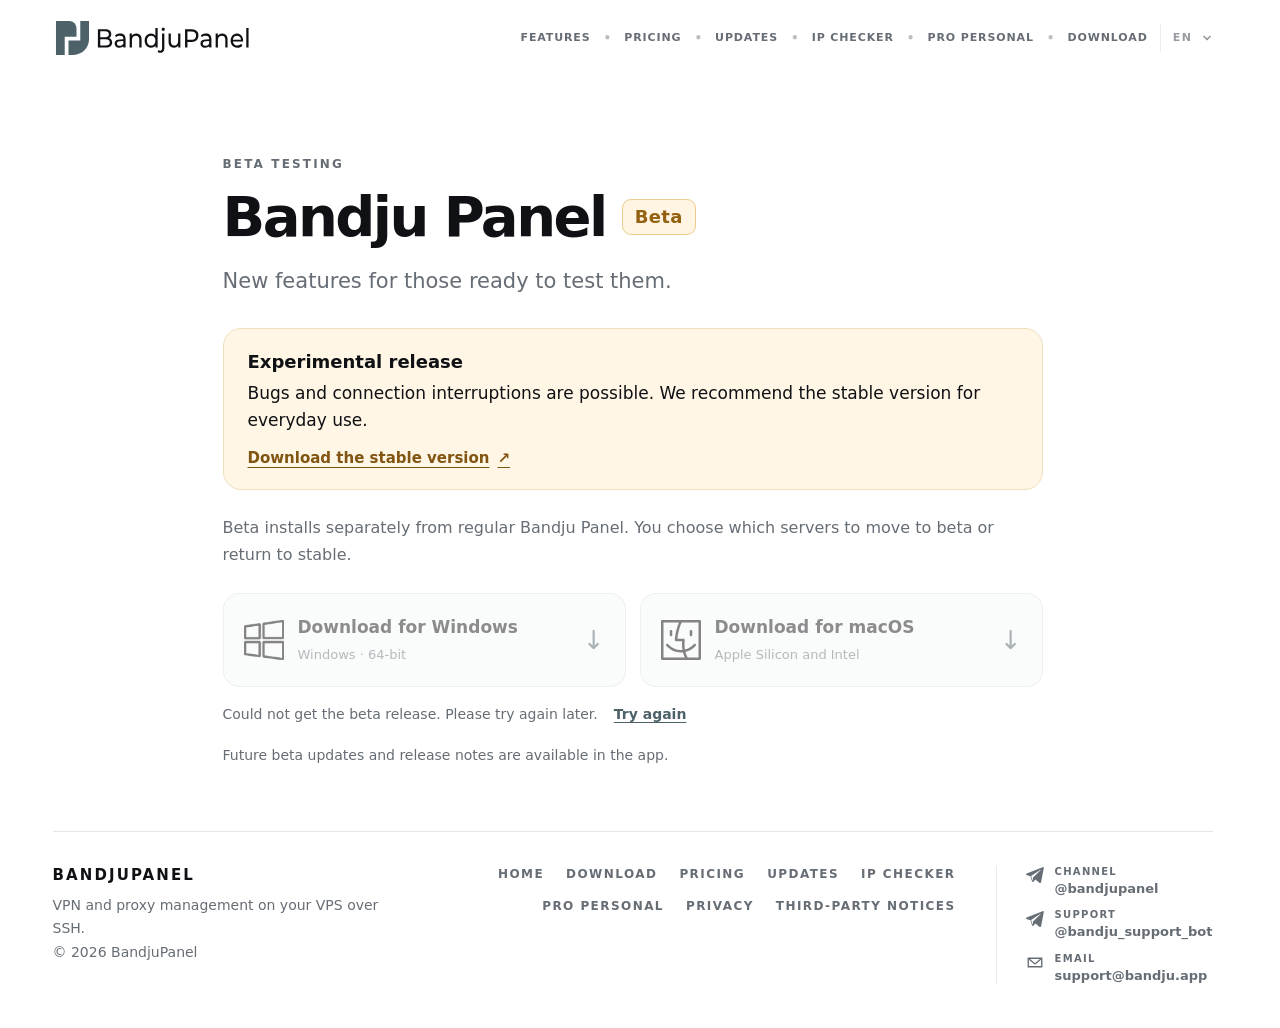
<file: en/beta/index.html>
<!DOCTYPE html>
<html lang="en">
  <head>
    <meta charset="utf-8">
    <meta name="viewport" content="width=device-width, initial-scale=1">
    <title>Bandju Panel Beta — download</title>
    <meta name="description" content="An experimental Bandju Panel release for beta testers.">
    <meta name="robots" content="noindex, nofollow">
    <meta name="theme-color" content="#ffffff">
    <link rel="canonical" href="https://bandju.app/en/beta/">
    <link rel="icon" type="image/svg+xml" href="/assets/brand/fav-bandju.svg">
    <link rel="stylesheet" href="/assets/site.css?v=98cfa1f506">
  </head>
  <body class="site-page site-beta site-lang-en">
    <main class="page">
      <!-- shared-header:start --><div class="header-shell">
  <header class="header">
    <a class="brand" href="/en/" aria-label="BandjuPanel">
      <img src="/assets/brand/logo-bandju.svg" alt="BandjuPanel" width="200" height="29">
    </a>
    <div class="header-actions">
      <nav class="menu" id="site-menu" aria-label="Main menu">
        <a class="menu-link" href="/en/#features">Features</a>
        <span class="menu-divider" aria-hidden="true">•</span>
        <a class="menu-link" href="/en/#pricing">Pricing</a>
        <span class="menu-divider" aria-hidden="true">•</span>
        <a class="menu-link" href="/en/changelog/">Updates</a>
        <span class="menu-divider" aria-hidden="true">•</span>
        <a class="menu-link" href="/en/check-ip/">IP checker</a>
        <span class="menu-divider" aria-hidden="true">•</span>
        <a class="menu-link" href="/en/pro/">Pro Personal</a>
        <span class="menu-divider" aria-hidden="true">•</span>
        <a class="menu-link" href="/en/download/">Download</a>
      </nav>
      <div class="lang-switch" role="group" aria-label="Language switcher">
        <button class="lang-trigger" type="button" aria-haspopup="true" aria-expanded="false" aria-controls="lang-menu">
          <span data-lang-current>EN</span>
          <span class="lang-trigger-icon" aria-hidden="true">
            <svg viewBox="0 0 12 12" fill="none">
              <path d="M3 4.5 6 7.5 9 4.5"></path>
            </svg>
          </span>
        </button>
        <div class="lang-menu" id="lang-menu" role="menu" aria-label="Select language">
          <a class="lang-option" href="/beta/" role="menuitemradio" aria-checked="false" hreflang="ru">
              <span>Русский</span>
              <span class="lang-option-check" aria-hidden="true">✓</span>
            </a><a class="lang-option is-active" href="/en/beta/" role="menuitemradio" aria-checked="true" hreflang="en">
              <span>English</span>
              <span class="lang-option-check" aria-hidden="true">✓</span>
            </a>
        </div>
      </div>
      <button class="menu-toggle" type="button" aria-controls="site-menu" aria-label="Open menu" aria-expanded="false">
        <span aria-hidden="true"></span>
        <span aria-hidden="true"></span>
        <span aria-hidden="true"></span>
      </button>
    </div>
  </header>
</div>
<!-- shared-header:end -->
      <section class="beta-hero" aria-labelledby="beta-title">
        <p class="beta-kicker">Beta testing</p>
        <h1 id="beta-title">Bandju Panel <span class="beta-badge">Beta</span></h1>
        <p class="beta-lead">New features for those ready to test them.</p>
        <div class="beta-warning">
          <strong>Experimental release</strong>
          <p>Bugs and connection interruptions are possible. We recommend the stable version for everyday use.</p>
          <a href="/en/download/">Download the stable version <span aria-hidden="true">↗</span></a>
        </div>
        <p class="beta-separate">Beta installs separately from regular Bandju Panel. You choose which servers to move to beta or return to stable.</p>
        <div class="beta-downloads">
          <a class="beta-download" data-beta-platform="windows" aria-disabled="true">
            <img src="/assets/icons/icons-win.svg" width="40" height="40" alt="">
            <span><strong>Download for Windows</strong><small>Windows · 64-bit</small></span>
            <span class="beta-download-arrow" aria-hidden="true">↓</span>
          </a>
          <a class="beta-download" data-beta-platform="macos" aria-disabled="true">
            <img src="/assets/icons/icons-mac.svg" width="40" height="40" alt="">
            <span><strong>Download for macOS</strong><small>Apple Silicon and Intel</small></span>
            <span class="beta-download-arrow" aria-hidden="true">↓</span>
          </a>
        </div>
        <div class="beta-release-status" aria-live="polite" aria-busy="true">
          <p data-beta-status data-loading="Checking beta availability…" data-ready="Beta version available" data-failed="Could not get the beta release. Please try again later.">Checking beta availability…</p>
          <button class="beta-retry" type="button" data-beta-retry hidden>Try again</button>
        </div>
        <p class="beta-app-updates">Future beta updates and release notes are available in the app.</p>
        <noscript><p>Enable JavaScript to get beta download links.</p></noscript>
      </section>
      <!-- shared-footer:start --><footer class="site-footer">
  <div>
    <p class="footer-brand">BandjuPanel</p>
    <p class="footer-copy">VPN and proxy management on your VPS over SSH.</p>
    <p class="footer-meta">© 2026 BandjuPanel</p>
  </div>
  <nav class="footer-links" aria-label="Footer">
    <a class="footer-link" href="/en/">Home</a>
    <a class="footer-link" href="/en/download/">Download</a>
    <a class="footer-link" href="/en/#pricing">Pricing</a>
    <a class="footer-link" href="/en/changelog/">Updates</a>
    <a class="footer-link" href="/en/check-ip/">IP checker</a>
    <a class="footer-link" href="/en/pro/">Pro Personal</a>
    <a class="footer-link" href="/en/privacy/">Privacy</a>
    <a class="footer-link" href="https://github.com/bandju/bandju-panel-releases/blob/main/THIRD_PARTY_NOTICES.md" target="_blank" rel="noreferrer noopener">Third-party notices</a>
  </nav>
  <div class="footer-contact">
    <a class="footer-contact-link" href="https://t.me/bandjupanel" target="_blank" rel="noreferrer noopener" aria-label="Telegram channel">
      <span class="footer-icon-link" aria-hidden="true">
        <svg xmlns="http://www.w3.org/2000/svg" width="18" height="17" fill="none" viewBox="0 0 18 17" aria-hidden="true" focusable="false">
          <path fill="currentColor" d="M16.62.131.67 6.59C-.201 6.857-.173 7.778.473 8l3.996 1.334 1.526 5.012c.186.55.334.756.655.76.333 0 .461-.125.808-.452.406-.408 1.023-1.049 2.001-2.064l4.16 3.29c.764.451 1.316.217 1.507-.76l2.606-13.79c.28-1.199-.379-1.555-1.11-1.2ZM5.095 9.028l9.086-6.096c.445-.321.587.038.386.285L7.026 10.47l-.387 3.62-1.544-5.06Z"></path>
        </svg>
      </span>
      <span class="footer-contact-copy">
        <span class="footer-contact-label">Channel</span>
        <span class="footer-contact-value">@bandjupanel</span>
      </span>
    </a>
    <a class="footer-contact-link" href="https://t.me/bandju_support_bot" target="_blank" rel="noreferrer noopener" aria-label="Telegram support">
      <span class="footer-icon-link" aria-hidden="true">
        <svg xmlns="http://www.w3.org/2000/svg" width="18" height="17" fill="none" viewBox="0 0 18 17" aria-hidden="true" focusable="false">
          <path fill="currentColor" d="M16.62.131.67 6.59C-.201 6.857-.173 7.778.473 8l3.996 1.334 1.526 5.012c.186.55.334.756.655.76.333 0 .461-.125.808-.452.406-.408 1.023-1.049 2.001-2.064l4.16 3.29c.764.451 1.316.217 1.507-.76l2.606-13.79c.28-1.199-.379-1.555-1.11-1.2ZM5.095 9.028l9.086-6.096c.445-.321.587.038.386.285L7.026 10.47l-.387 3.62-1.544-5.06Z"></path>
        </svg>
      </span>
      <span class="footer-contact-copy">
        <span class="footer-contact-label">Support</span>
        <span class="footer-contact-value">@bandju_support_bot</span>
      </span>
    </a>
    <a class="footer-contact-link" href="mailto:support@bandju.app" target="_blank" rel="noreferrer noopener" aria-label="Email">
      <span class="footer-icon-link" aria-hidden="true">
        <svg xmlns="http://www.w3.org/2000/svg" width="18" height="17" fill="none" viewBox="0 0 18 17" aria-hidden="true" focusable="false">
          <path d="M2.25 4.25h13.5v8.5H2.25z" stroke="currentColor" stroke-width="1.35" rx="1.8"></path>
          <path d="m3.4 5.35 5.02 4.11a.9.9 0 0 0 1.16 0l5.02-4.11" stroke="currentColor" stroke-width="1.35" stroke-linecap="round" stroke-linejoin="round"></path>
        </svg>
      </span>
      <span class="footer-contact-copy">
        <span class="footer-contact-label">Email</span>
        <span class="footer-contact-value">support@bandju.app</span>
      </span>
    </a>
  </div>
</footer>
<!-- shared-footer:end -->
    </main>
    <script type="module">const p="1PWTN9P55_zMQnucv14XnfZJDsQX021d-JKT93yJcyY",E=["/releases/beta/latest.json","https://updates.bandju.app/beta/latest.json","https://raw.githubusercontent.com/bandju/bandju-panel-releases/refs/heads/main/beta/latest.json"];function m(e){const t=e.trim().replace(/^ed25519:\s*/,"").replace(/-/g,"+").replace(/_/g,"/");return Uint8Array.from(atob(t),n=>n.charCodeAt(0))}function A(e){const t=e?.launcher?.version;if(e?.channel!=="beta"||!/^2\.(0|[1-9]\d*)\.(0|[1-9]\d*)$/.test(t)||e.version!==t)throw new Error("Invalid beta release.");const n=`https://github.com/bandju/bandju-panel-releases/releases/download/v${t}-beta/`,r={windows:`Bandju-Panel-Beta_${t}_windows_x64_setup.exe`,macos:`Bandju-Panel-Beta_${t}_universal.dmg`},s={};for(const[o,c]of Object.entries(r)){const a=e.launcher.downloads?.[o];if(a?.url!==n+c||!/^[a-f0-9]{64}$/.test(a?.sha256||""))throw new Error("Invalid beta installer.");s[o]=a.url}return{version:t,downloads:s}}async function L(e,t,n=p){const r=await crypto.subtle.importKey("raw",m(n),"Ed25519",!1,["verify"]);if(!await crypto.subtle.verify("Ed25519",r,m(t),e))throw new Error("Invalid release signature.");return A(JSON.parse(new TextDecoder("utf-8",{fatal:!0}).decode(e)))}async function S(e,t){if(!e.ok||Number(e.headers.get("content-length"))>t)throw new Error("Release source unavailable.");const n=e.body.getReader(),r=[];let s=0;try{for(;;){const{done:a,value:i}=await n.read();if(a)break;if(s+=i.length,s>t)throw new Error("Release response too large.");r.push(i)}}finally{await n.cancel()}const o=new Uint8Array(s);let c=0;for(const a of r)o.set(a,c),c+=a.length;return o}async function k({fetchImpl:e=fetch,urls:t=E,publicKey:n=p}={}){for(const r of t){const s=new AbortController,o=setTimeout(()=>s.abort(),4e3),c=async(a,i)=>S(await e(a,{cache:"no-store",signal:s.signal}),i);try{const[a,i]=await Promise.all([c(r,1048576),c(`${r}.sig`,4096)]);return await L(a,new TextDecoder().decode(i),n)}catch{}finally{clearTimeout(o),s.abort()}}throw new Error("No verified beta release available.")}const w=[...document.querySelectorAll("[data-beta-platform]")],l=document.querySelector("[data-beta-status]"),b=document.querySelector("[data-beta-retry]"),h=document.querySelector(".beta-release-status");async function v(){b.hidden=!0,h.setAttribute("aria-busy","true"),l.textContent=l.dataset.loading;for(const e of w)e.removeAttribute("href"),e.setAttribute("aria-disabled","true");try{const e=await k();for(const t of w)t.href=e.downloads[t.dataset.betaPlatform],t.removeAttribute("aria-disabled");l.textContent=`${l.dataset.ready} ${e.version}`}catch{l.textContent=l.dataset.failed,b.hidden=!1}finally{h.setAttribute("aria-busy","false")}}b.addEventListener("click",v);v();const g=document.querySelector(".header"),_=document.querySelector(".lang-switch"),d=document.querySelector(".lang-trigger"),y=document.getElementById("lang-menu"),u=document.querySelector(".menu-toggle");function f(){d.classList.remove("is-open"),d.setAttribute("aria-expanded","false"),y.classList.remove("is-open"),g.classList.remove("is-menu-open"),u.setAttribute("aria-expanded","false")}d.addEventListener("click",()=>{const e=!y.classList.contains("is-open");f(),d.classList.toggle("is-open",e),d.setAttribute("aria-expanded",String(e)),y.classList.toggle("is-open",e)});u.addEventListener("click",()=>{const e=!g.classList.contains("is-menu-open");f(),g.classList.toggle("is-menu-open",e),u.setAttribute("aria-expanded",String(e))});document.addEventListener("click",e=>{!_.contains(e.target)&&!u.contains(e.target)&&f()});document.addEventListener("keydown",e=>{e.key==="Escape"&&f()});</script>
  </body>
</html>
</file>
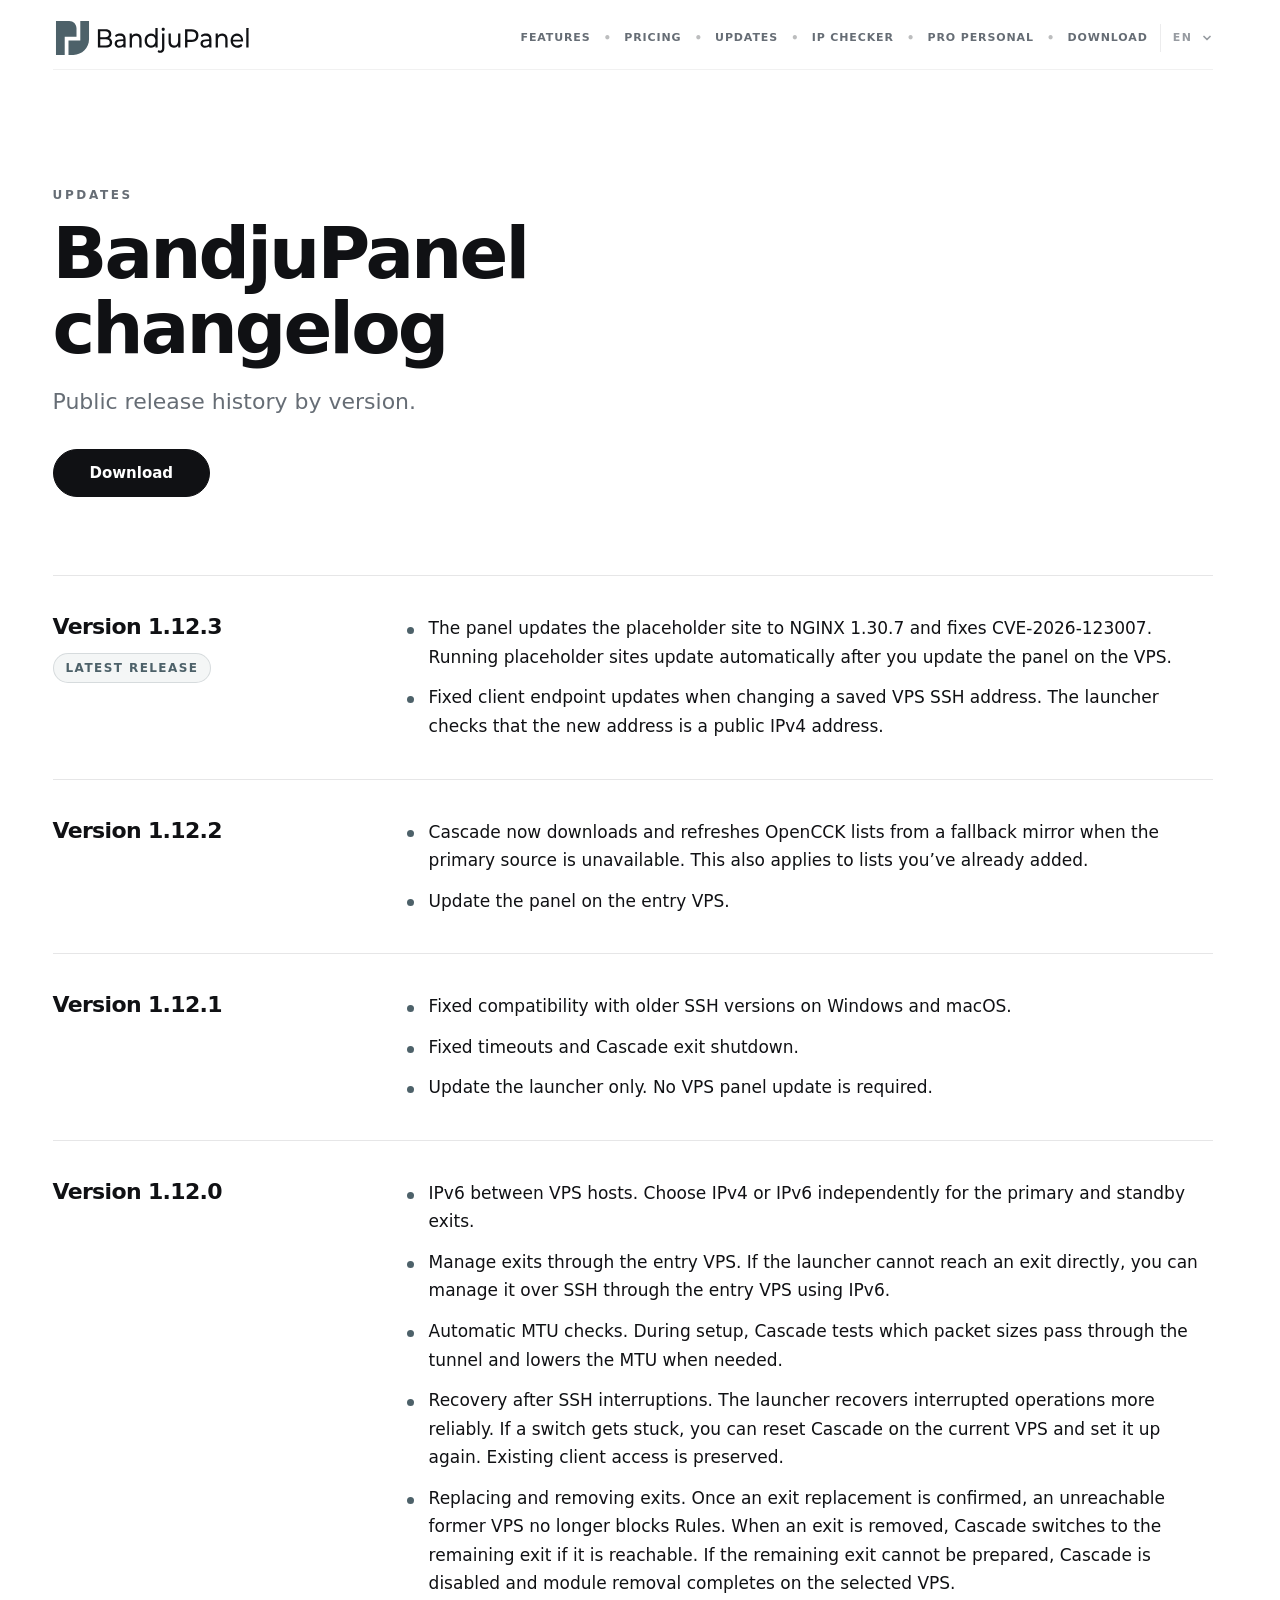
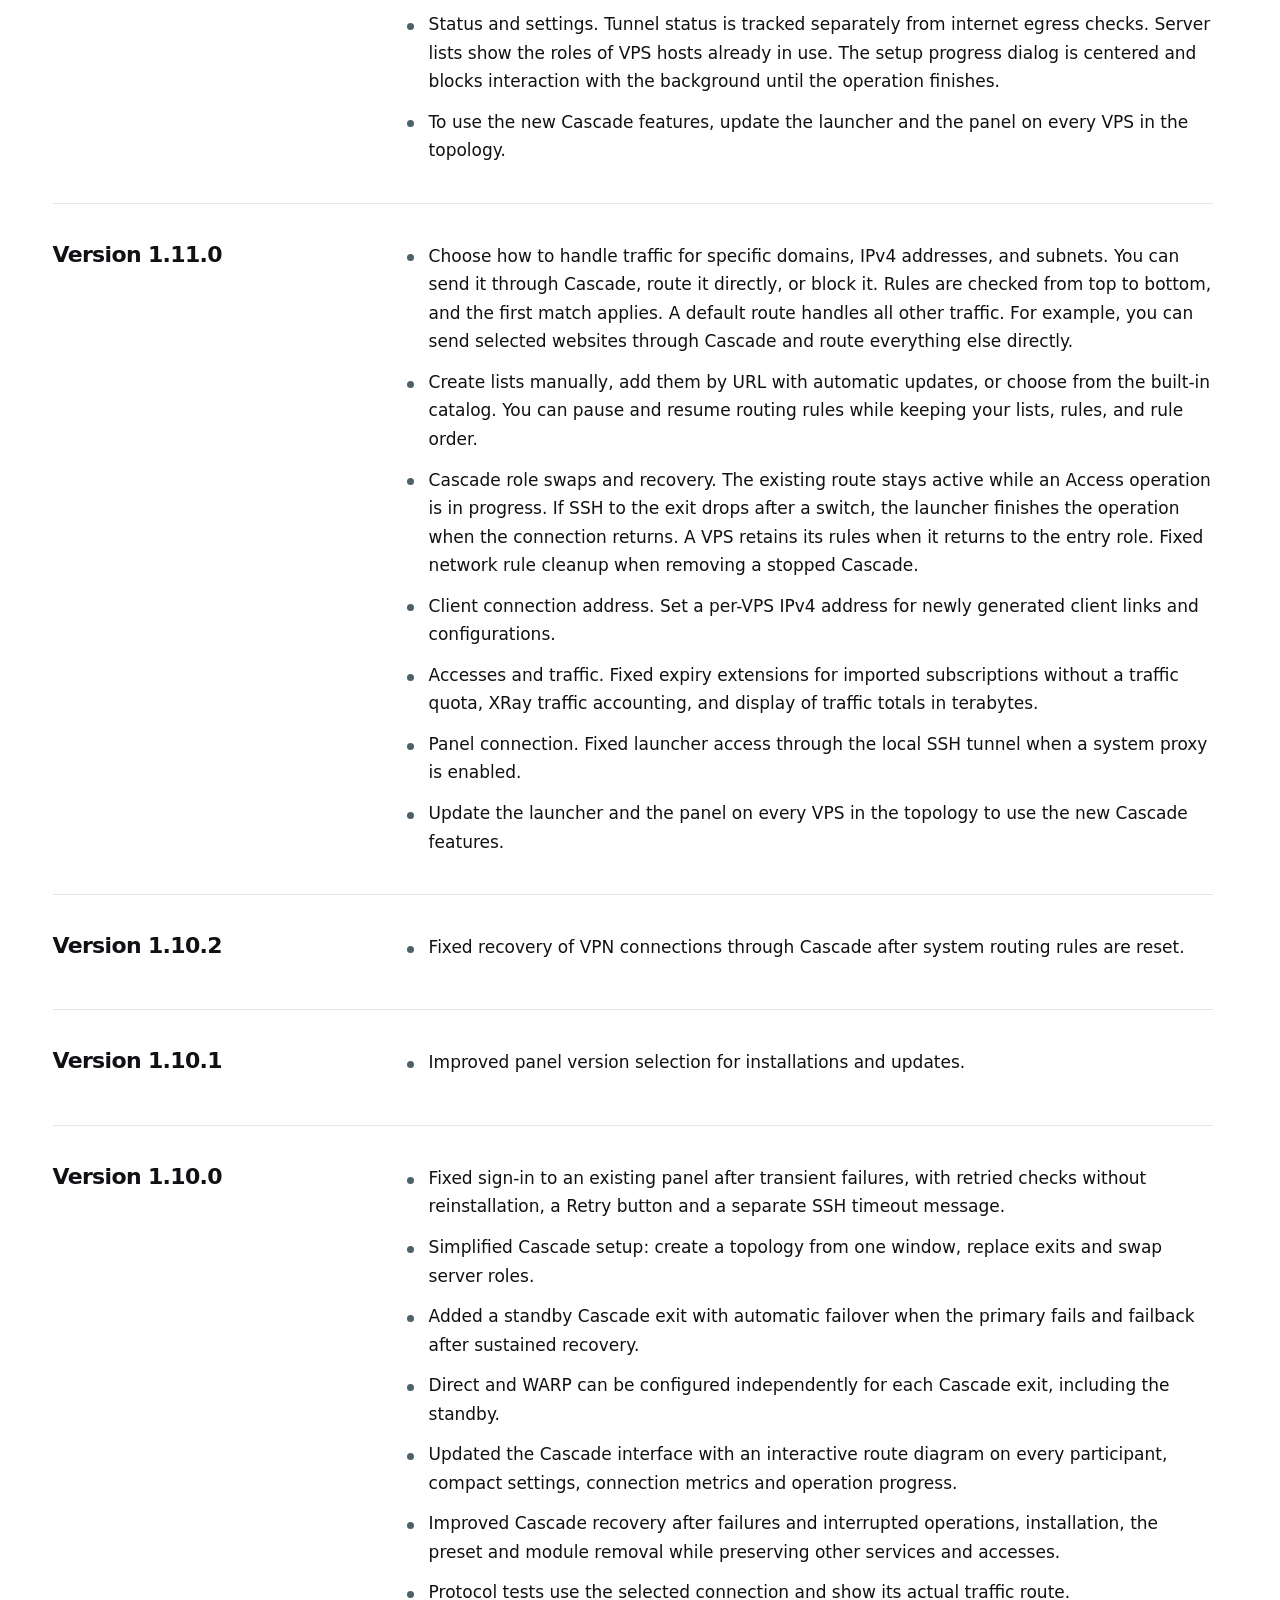
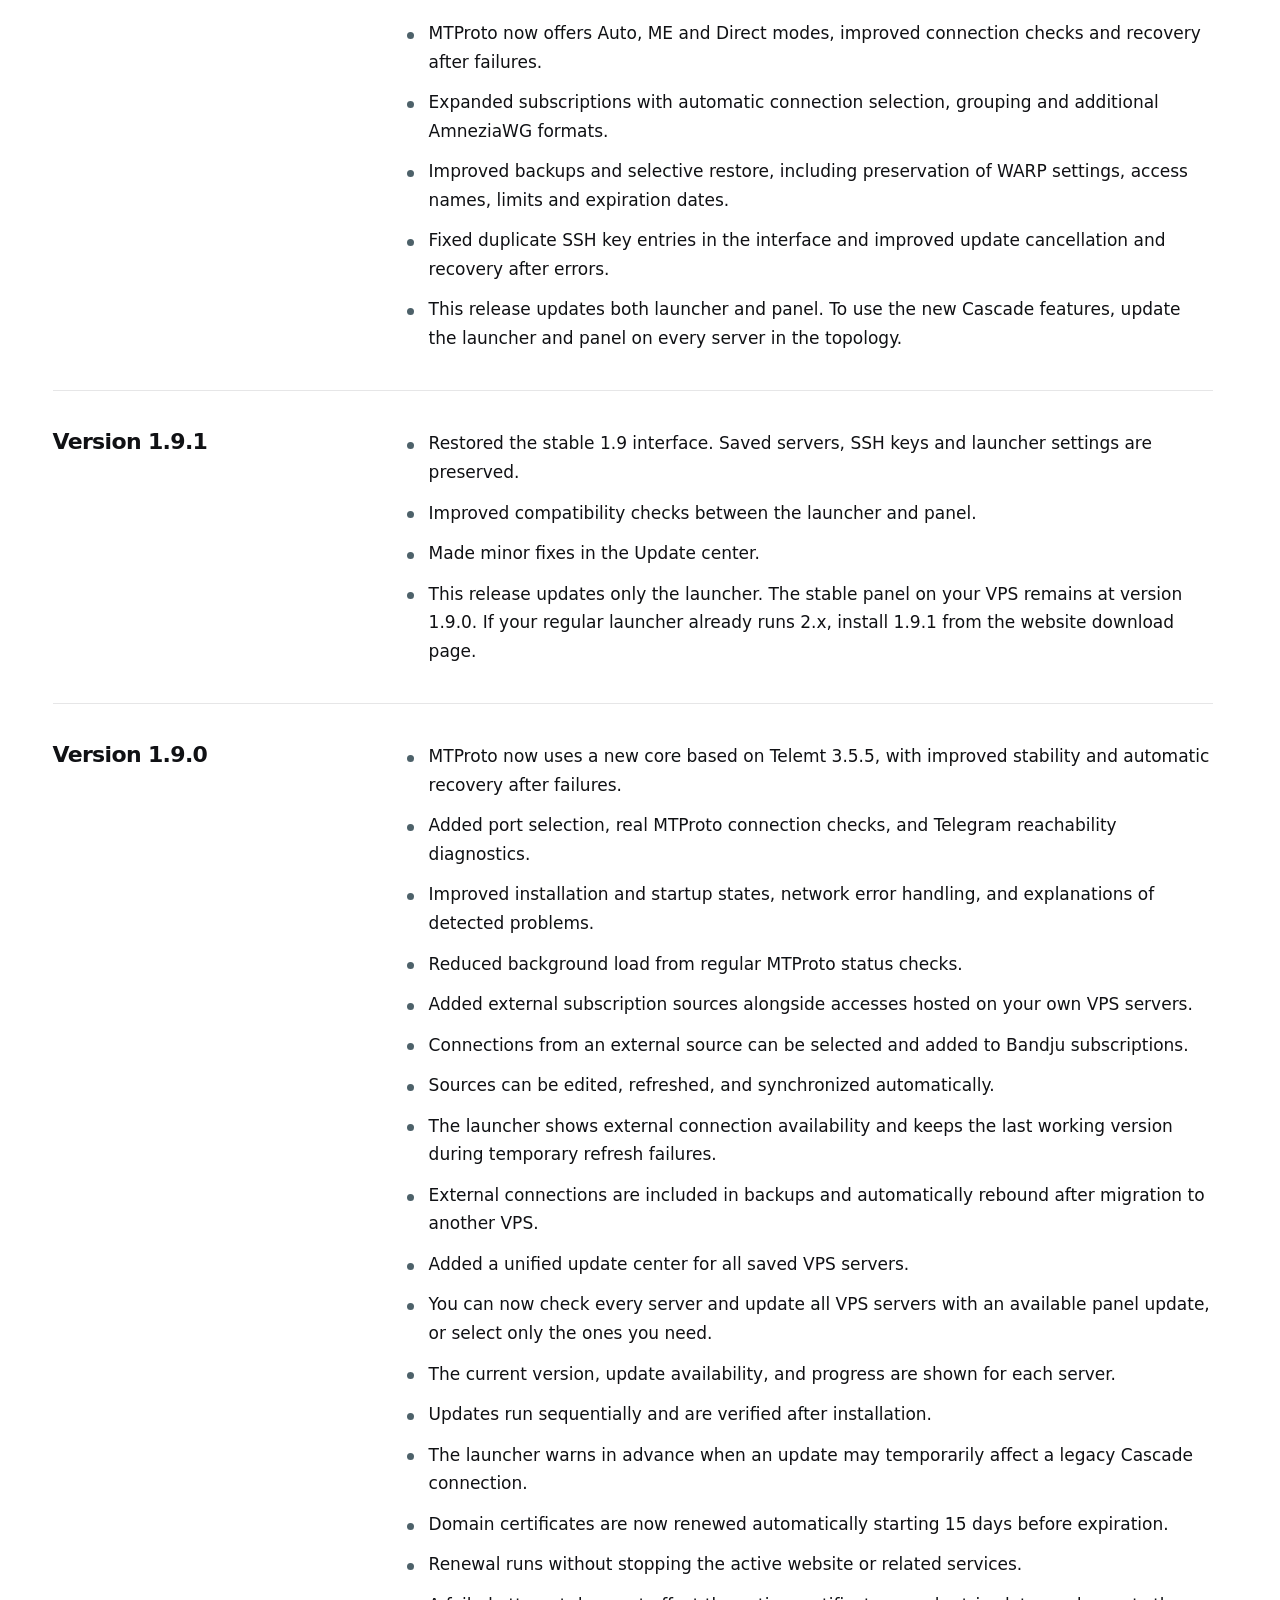
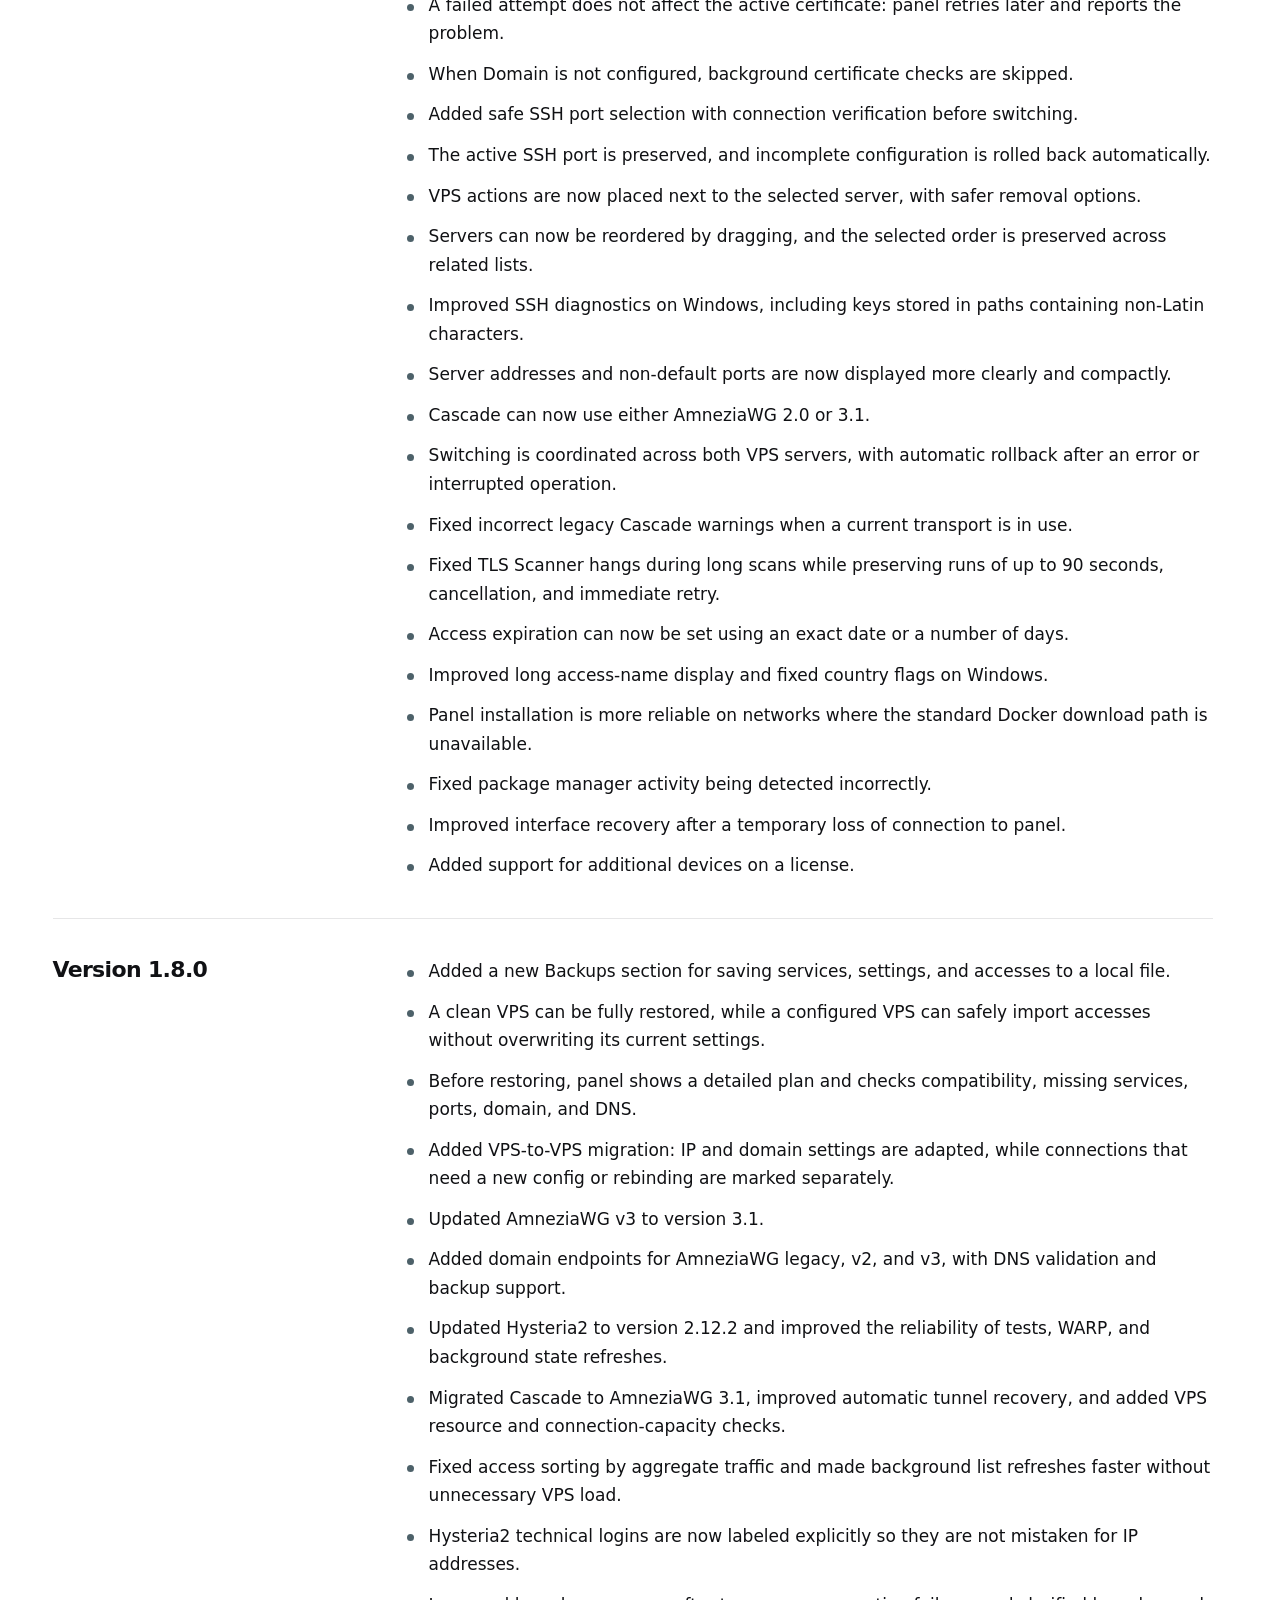
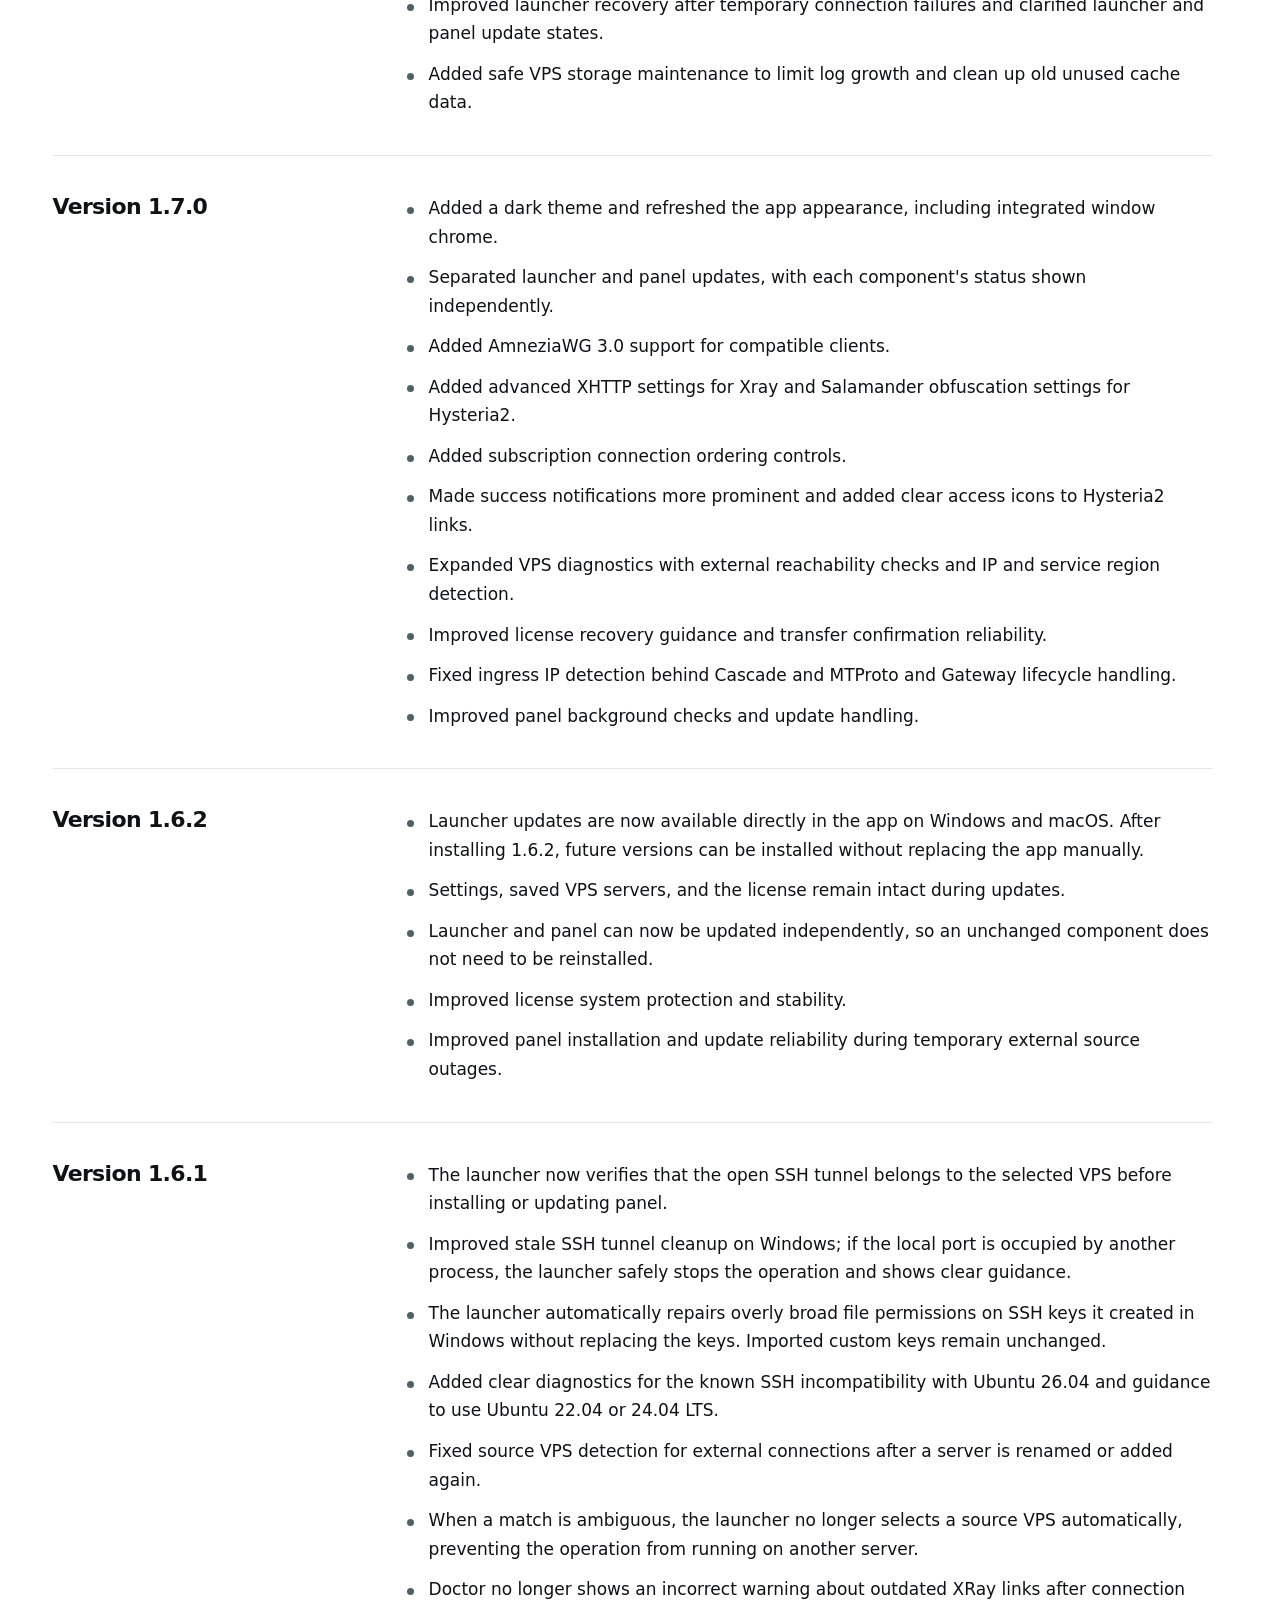
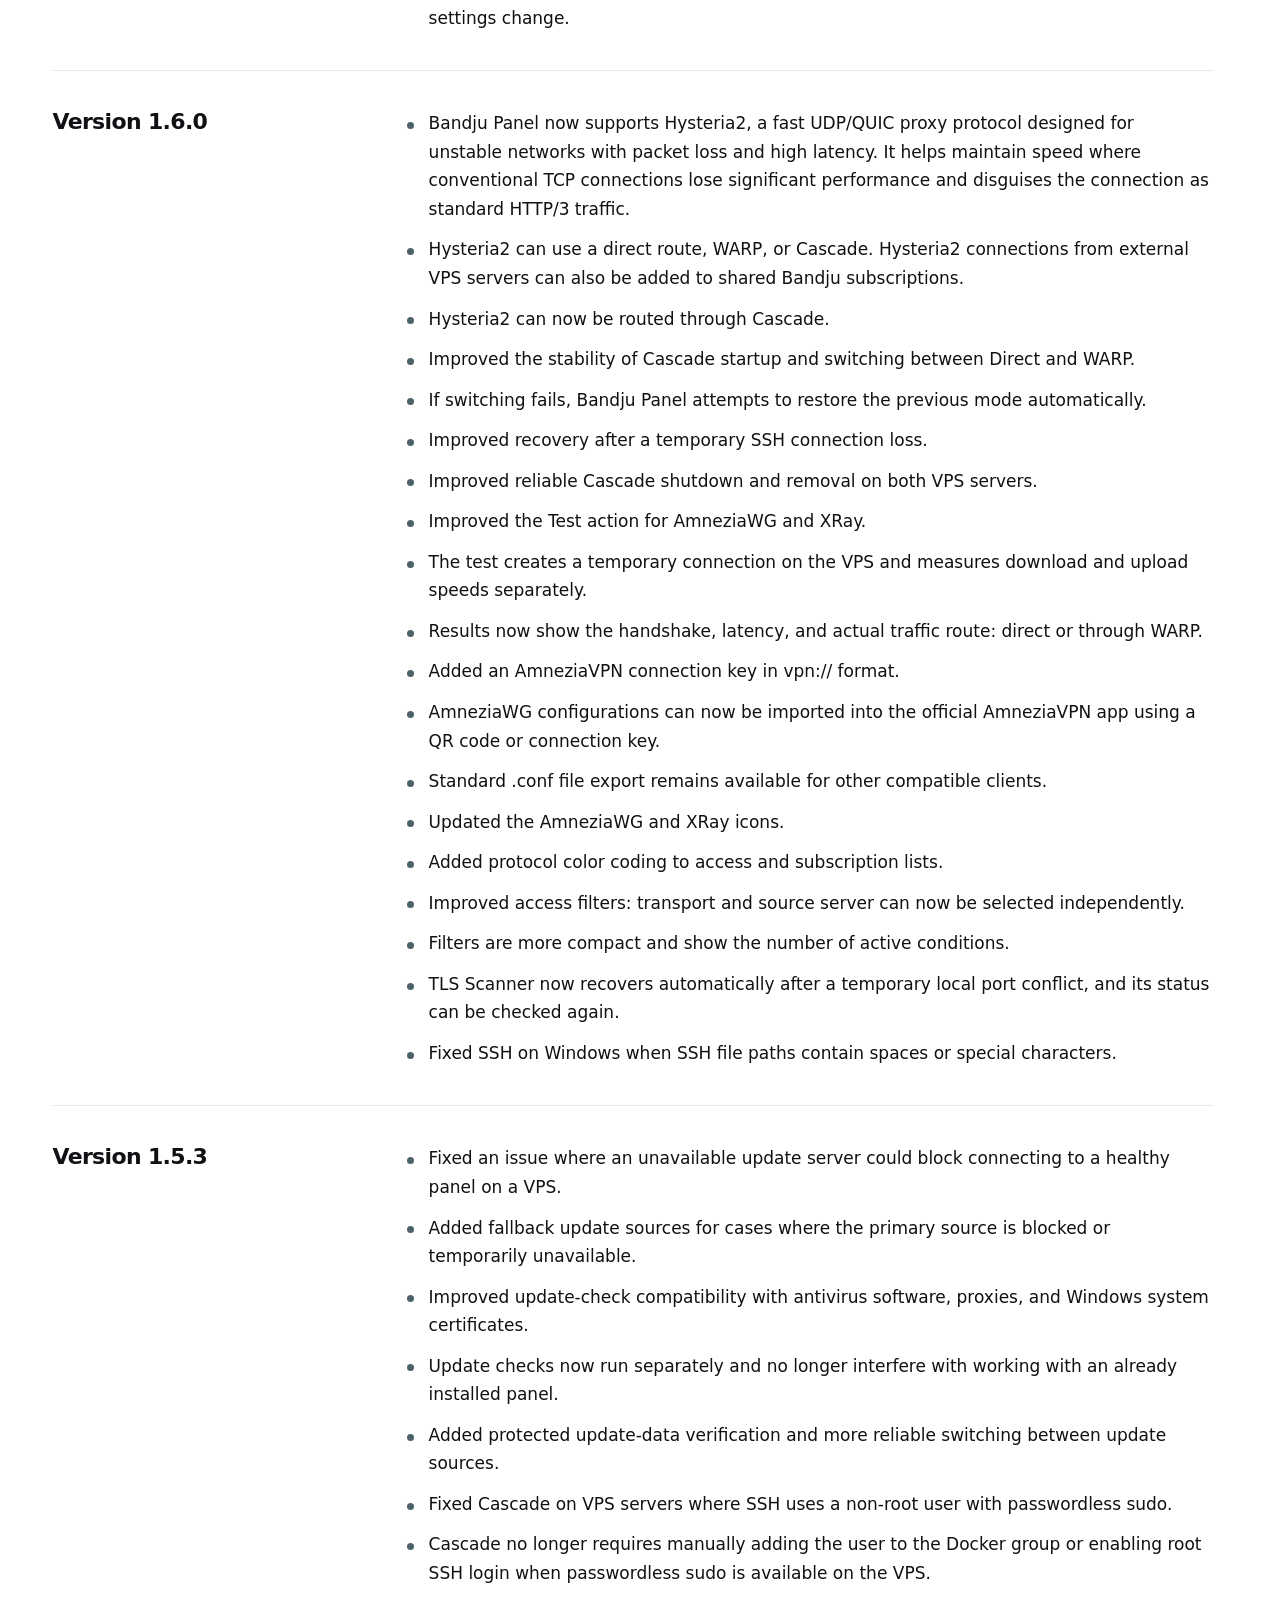
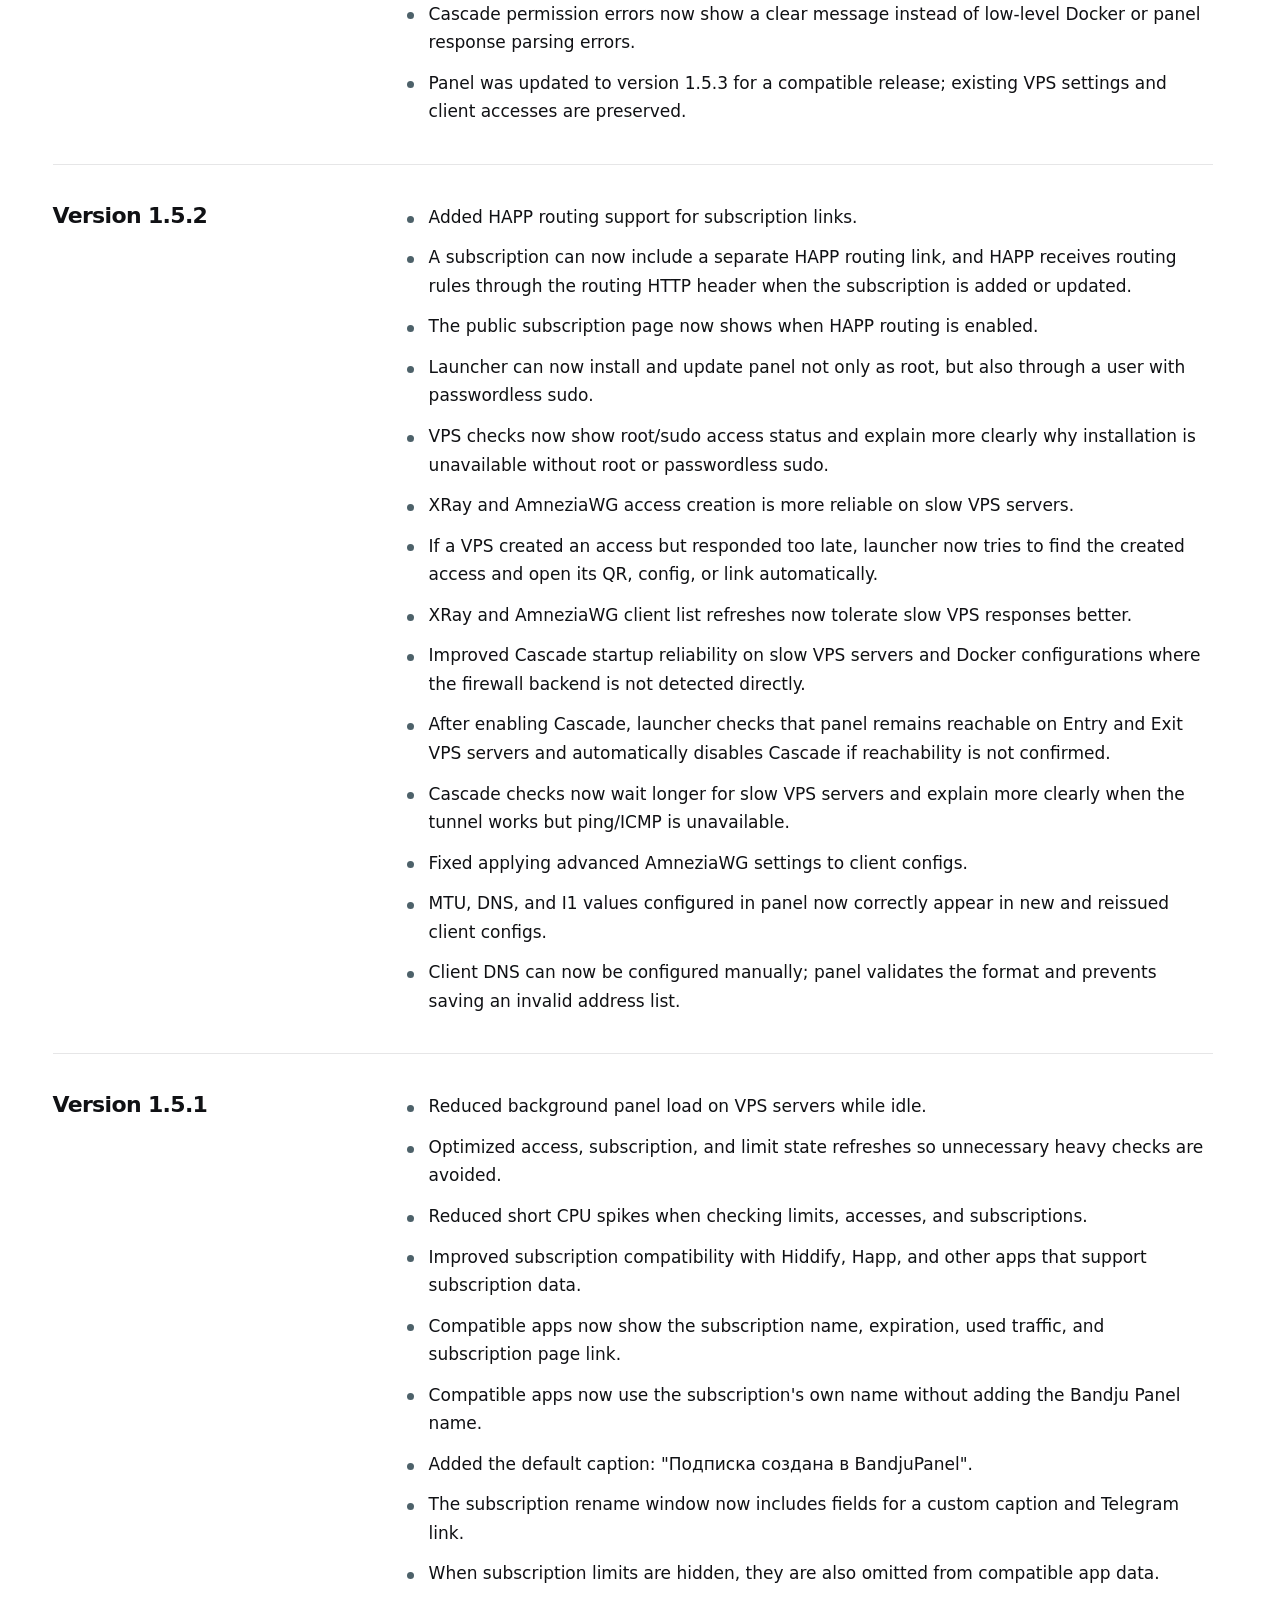
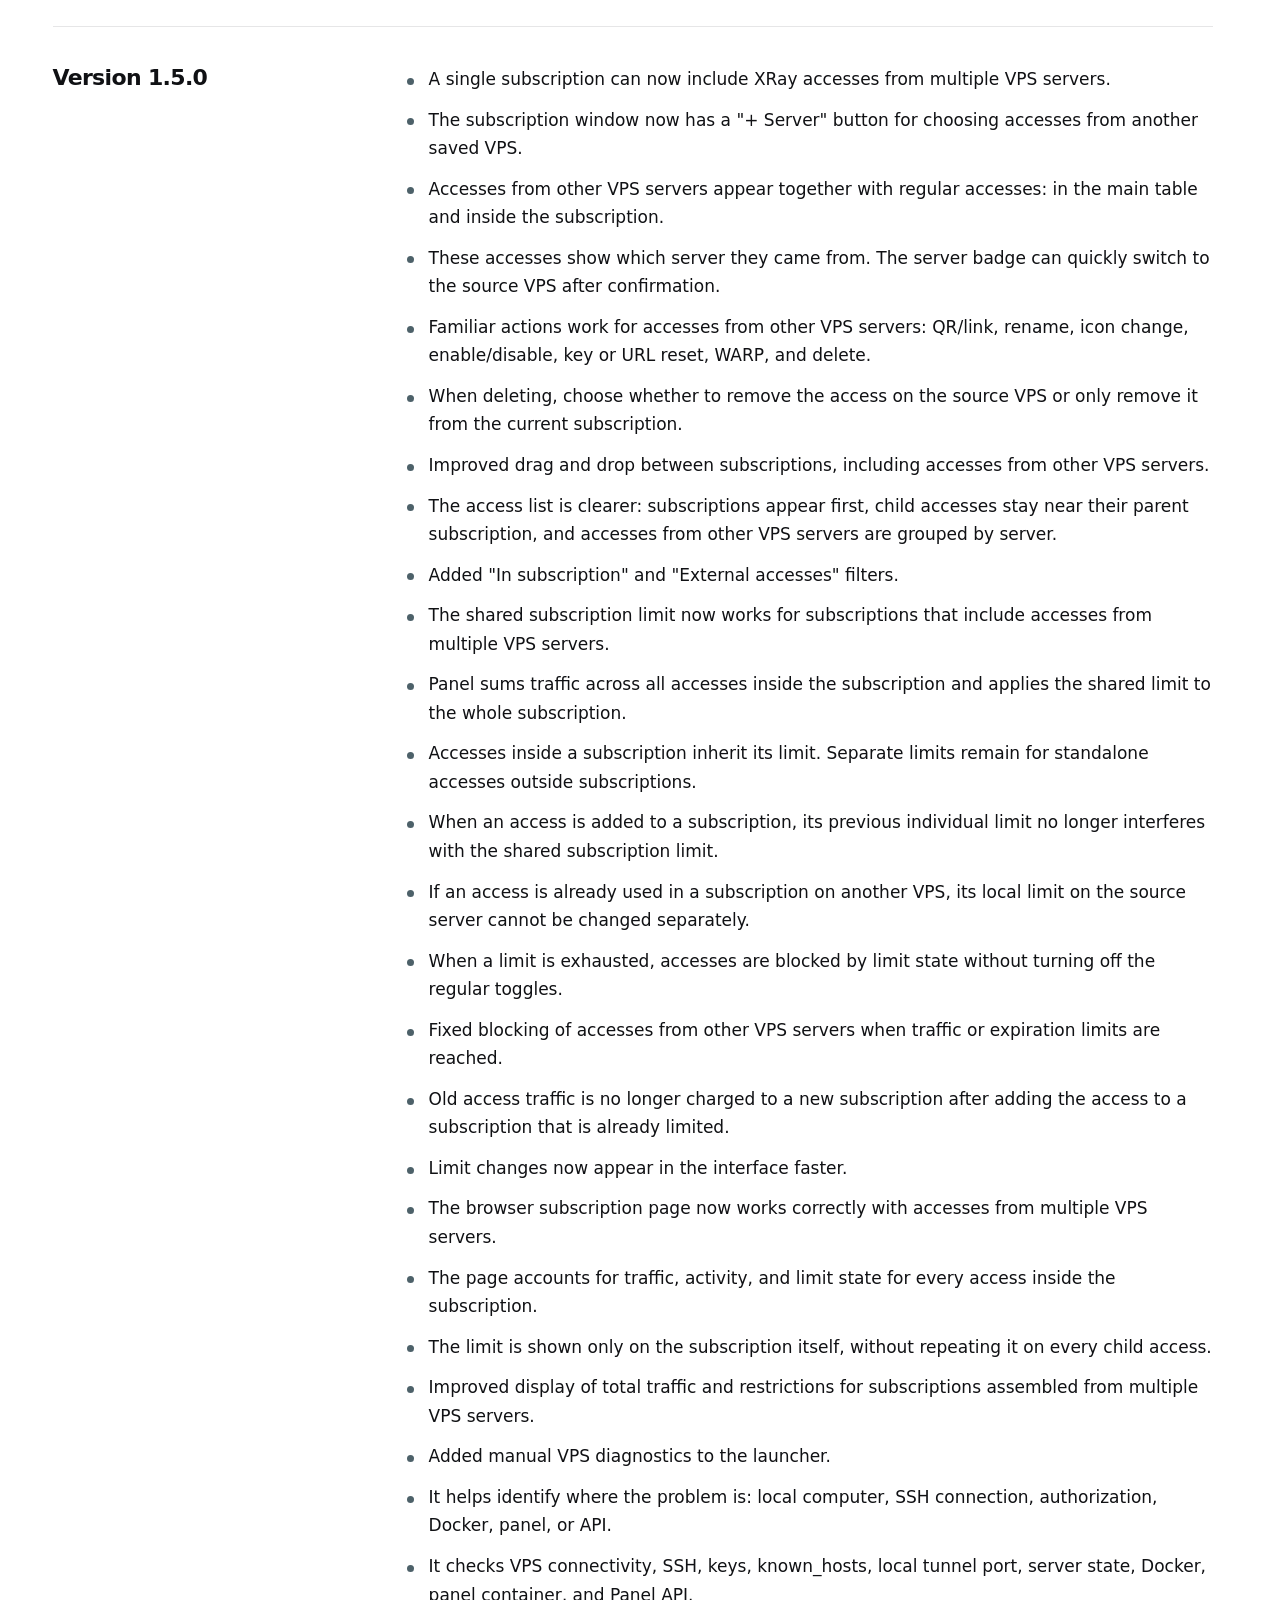
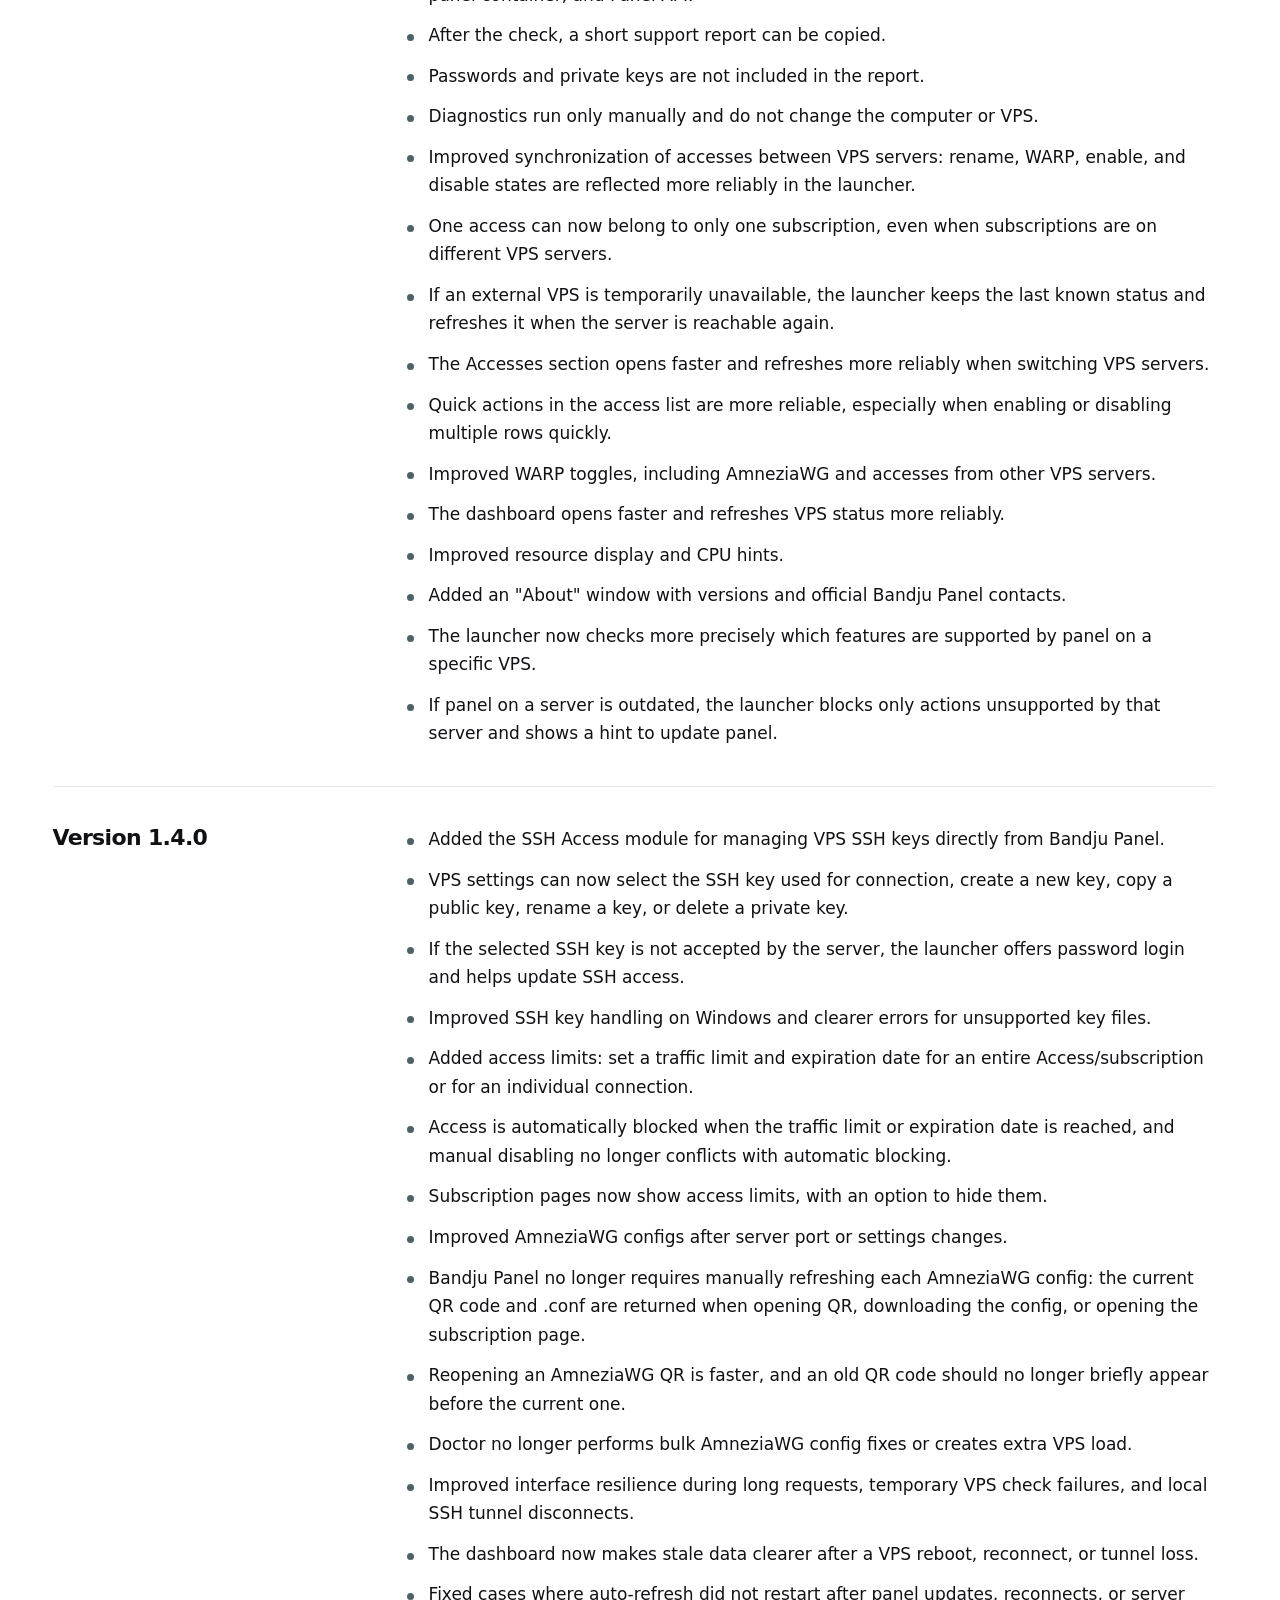
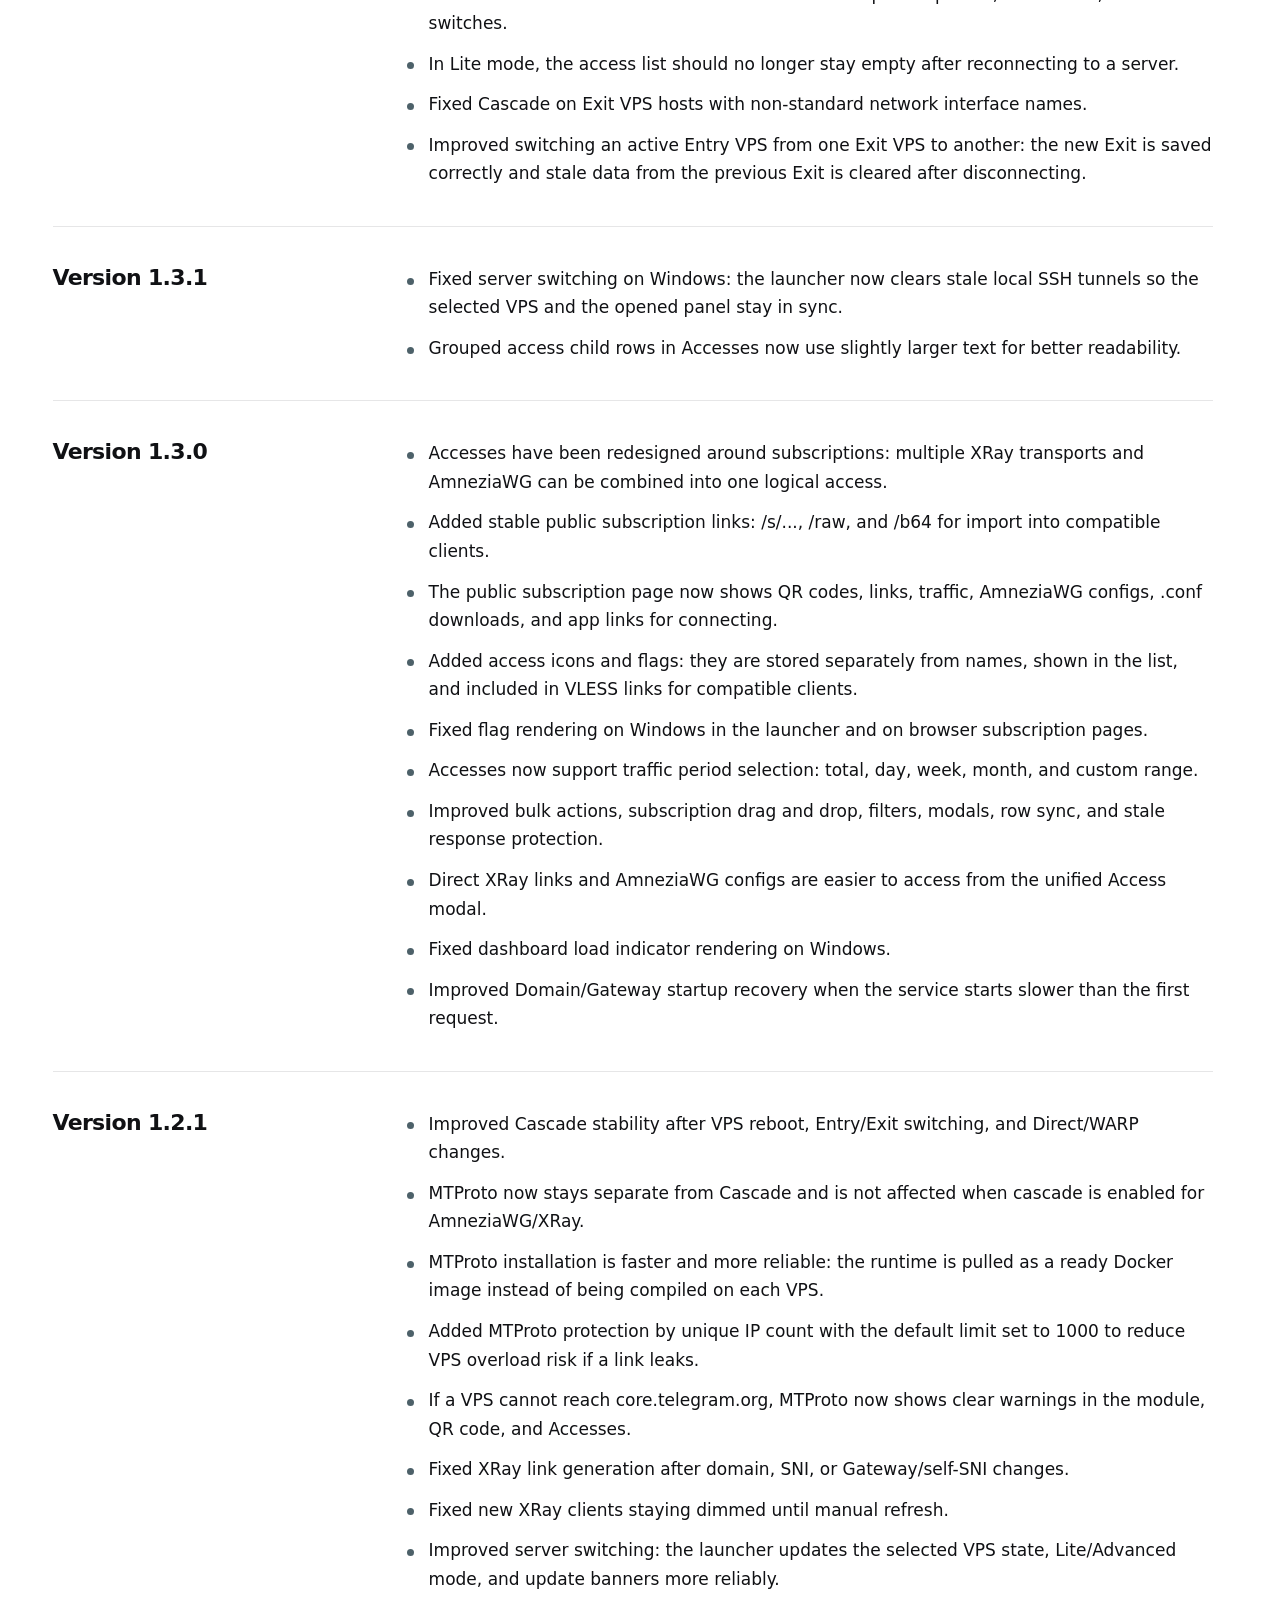
<file: en/changelog/index.html>
<!DOCTYPE html>
<html lang="en">
  <head>
    <meta charset="utf-8">
  <meta name="viewport" content="width=device-width, initial-scale=1">
  <title>Changelog - BandjuPanel</title>
  <meta name="description" content="BandjuPanel changelog: new features, fixes, and improvements by version.">
  <meta name="theme-color" content="#ffffff">
  <link rel="canonical" href="https://bandju.app/en/changelog/">
  <link rel="alternate" hreflang="ru" href="https://bandju.app/changelog/">
  <link rel="alternate" hreflang="en" href="https://bandju.app/en/changelog/">
  <link rel="alternate" hreflang="x-default" href="https://bandju.app/changelog/">
  <link rel="icon" type="image/svg+xml" href="/assets/brand/fav-bandju.svg">
  <meta property="og:type" content="website">
  <meta property="og:site_name" content="BandjuPanel">
  <meta property="og:locale" content="en_US">
  <meta property="og:locale:alternate" content="ru_RU">
  <meta property="og:title" content="Changelog - BandjuPanel">
  <meta property="og:description" content="BandjuPanel changelog: new features, fixes, and improvements by version.">
  <meta property="og:url" content="https://bandju.app/en/changelog/">
  <meta property="og:image" content="https://bandju.app/assets/ogimage.jpg">
  <meta name="twitter:card" content="summary_large_image">
    <link rel="stylesheet" href="/assets/site.css?v=98cfa1f506">
  </head>
  <body class="site-page site-changelog site-lang-en">
    <main class="page">
      <!-- shared-header:start --><div class="header-shell">
  <header class="header">
    <a class="brand" href="/en/" aria-label="BandjuPanel">
      <img src="/assets/brand/logo-bandju.svg" alt="BandjuPanel" width="200" height="29">
    </a>
    <div class="header-actions">
      <nav class="menu" id="site-menu" aria-label="Main menu">
        <a class="menu-link" href="/en/#features">Features</a>
        <span class="menu-divider" aria-hidden="true">•</span>
        <a class="menu-link" href="/en/#pricing">Pricing</a>
        <span class="menu-divider" aria-hidden="true">•</span>
        <a class="menu-link" href="/en/changelog/">Updates</a>
        <span class="menu-divider" aria-hidden="true">•</span>
        <a class="menu-link" href="/en/check-ip/">IP checker</a>
        <span class="menu-divider" aria-hidden="true">•</span>
        <a class="menu-link" href="/en/pro/">Pro Personal</a>
        <span class="menu-divider" aria-hidden="true">•</span>
        <a class="menu-link" href="/en/download/">Download</a>
      </nav>
      <div class="lang-switch" role="group" aria-label="Language switcher">
        <button class="lang-trigger" type="button" aria-haspopup="true" aria-expanded="false" aria-controls="lang-menu">
          <span data-lang-current>EN</span>
          <span class="lang-trigger-icon" aria-hidden="true">
            <svg viewBox="0 0 12 12" fill="none">
              <path d="M3 4.5 6 7.5 9 4.5"></path>
            </svg>
          </span>
        </button>
        <div class="lang-menu" id="lang-menu" role="menu" aria-label="Select language">
          <a class="lang-option" href="/changelog/" role="menuitemradio" aria-checked="false" hreflang="ru">
              <span>Русский</span>
              <span class="lang-option-check" aria-hidden="true">✓</span>
            </a><a class="lang-option is-active" href="/en/changelog/" role="menuitemradio" aria-checked="true" hreflang="en">
              <span>English</span>
              <span class="lang-option-check" aria-hidden="true">✓</span>
            </a>
        </div>
      </div>
      <button class="menu-toggle" type="button" aria-controls="site-menu" aria-label="Open menu" aria-expanded="false">
        <span aria-hidden="true"></span>
        <span aria-hidden="true"></span>
        <span aria-hidden="true"></span>
      </button>
    </div>
  </header>
</div>
<!-- shared-header:end -->
      
    <section class="section hero" aria-labelledby="changelog-title">
      <p class="eyebrow">Updates</p>
      <h1 id="changelog-title">BandjuPanel changelog</h1>
      <p class="lead">Public release history by version.</p>
      <a class="button" href="/en/download/">Download</a>
    </section>

    <section class="section release-list" aria-label="BandjuPanel changelog">

        <article class="release-entry">
          <div class="release-entry-head">
            <p class="release-version">Version 1.12.3</p>
            <span class="release-latest">Latest release</span>
          </div>
          <ul class="release-notes">
            <li>The panel updates the placeholder site to NGINX 1.30.7 and fixes CVE-2026-123007. Running placeholder sites update automatically after you update the panel on the VPS.</li>
            <li>Fixed client endpoint updates when changing a saved VPS SSH address. The launcher checks that the new address is a public IPv4 address.</li>
          </ul>
        </article>

        <article class="release-entry">
          <div class="release-entry-head">
            <p class="release-version">Version 1.12.2</p>
            
          </div>
          <ul class="release-notes">
            <li>Cascade now downloads and refreshes OpenCCK lists from a fallback mirror when the primary source is unavailable. This also applies to lists you’ve already added.</li>
            <li>Update the panel on the entry VPS.</li>
          </ul>
        </article>

        <article class="release-entry">
          <div class="release-entry-head">
            <p class="release-version">Version 1.12.1</p>
            
          </div>
          <ul class="release-notes">
            <li>Fixed compatibility with older SSH versions on Windows and macOS.</li>
            <li>Fixed timeouts and Cascade exit shutdown.</li>
            <li>Update the launcher only. No VPS panel update is required.</li>
          </ul>
        </article>

        <article class="release-entry">
          <div class="release-entry-head">
            <p class="release-version">Version 1.12.0</p>
            
          </div>
          <ul class="release-notes">
            <li>IPv6 between VPS hosts. Choose IPv4 or IPv6 independently for the primary and standby exits.</li>
            <li>Manage exits through the entry VPS. If the launcher cannot reach an exit directly, you can manage it over SSH through the entry VPS using IPv6.</li>
            <li>Automatic MTU checks. During setup, Cascade tests which packet sizes pass through the tunnel and lowers the MTU when needed.</li>
            <li>Recovery after SSH interruptions. The launcher recovers interrupted operations more reliably. If a switch gets stuck, you can reset Cascade on the current VPS and set it up again. Existing client access is preserved.</li>
            <li>Replacing and removing exits. Once an exit replacement is confirmed, an unreachable former VPS no longer blocks Rules. When an exit is removed, Cascade switches to the remaining exit if it is reachable. If the remaining exit cannot be prepared, Cascade is disabled and module removal completes on the selected VPS.</li>
            <li>Status and settings. Tunnel status is tracked separately from internet egress checks. Server lists show the roles of VPS hosts already in use. The setup progress dialog is centered and blocks interaction with the background until the operation finishes.</li>
            <li>To use the new Cascade features, update the launcher and the panel on every VPS in the topology.</li>
          </ul>
        </article>

        <article class="release-entry">
          <div class="release-entry-head">
            <p class="release-version">Version 1.11.0</p>
            
          </div>
          <ul class="release-notes">
            <li>Choose how to handle traffic for specific domains, IPv4 addresses, and subnets. You can send it through Cascade, route it directly, or block it. Rules are checked from top to bottom, and the first match applies. A default route handles all other traffic. For example, you can send selected websites through Cascade and route everything else directly.</li>
            <li>Create lists manually, add them by URL with automatic updates, or choose from the built-in catalog. You can pause and resume routing rules while keeping your lists, rules, and rule order.</li>
            <li>Cascade role swaps and recovery. The existing route stays active while an Access operation is in progress. If SSH to the exit drops after a switch, the launcher finishes the operation when the connection returns. A VPS retains its rules when it returns to the entry role. Fixed network rule cleanup when removing a stopped Cascade.</li>
            <li>Client connection address. Set a per-VPS IPv4 address for newly generated client links and configurations.</li>
            <li>Accesses and traffic. Fixed expiry extensions for imported subscriptions without a traffic quota, XRay traffic accounting, and display of traffic totals in terabytes.</li>
            <li>Panel connection. Fixed launcher access through the local SSH tunnel when a system proxy is enabled.</li>
            <li>Update the launcher and the panel on every VPS in the topology to use the new Cascade features.</li>
          </ul>
        </article>

        <article class="release-entry">
          <div class="release-entry-head">
            <p class="release-version">Version 1.10.2</p>
            
          </div>
          <ul class="release-notes">
            <li>Fixed recovery of VPN connections through Cascade after system routing rules are reset.</li>
          </ul>
        </article>

        <article class="release-entry">
          <div class="release-entry-head">
            <p class="release-version">Version 1.10.1</p>
            
          </div>
          <ul class="release-notes">
            <li>Improved panel version selection for installations and updates.</li>
          </ul>
        </article>

        <article class="release-entry">
          <div class="release-entry-head">
            <p class="release-version">Version 1.10.0</p>
            
          </div>
          <ul class="release-notes">
            <li>Fixed sign-in to an existing panel after transient failures, with retried checks without reinstallation, a Retry button and a separate SSH timeout message.</li>
            <li>Simplified Cascade setup: create a topology from one window, replace exits and swap server roles.</li>
            <li>Added a standby Cascade exit with automatic failover when the primary fails and failback after sustained recovery.</li>
            <li>Direct and WARP can be configured independently for each Cascade exit, including the standby.</li>
            <li>Updated the Cascade interface with an interactive route diagram on every participant, compact settings, connection metrics and operation progress.</li>
            <li>Improved Cascade recovery after failures and interrupted operations, installation, the preset and module removal while preserving other services and accesses.</li>
            <li>Protocol tests use the selected connection and show its actual traffic route.</li>
            <li>MTProto now offers Auto, ME and Direct modes, improved connection checks and recovery after failures.</li>
            <li>Expanded subscriptions with automatic connection selection, grouping and additional AmneziaWG formats.</li>
            <li>Improved backups and selective restore, including preservation of WARP settings, access names, limits and expiration dates.</li>
            <li>Fixed duplicate SSH key entries in the interface and improved update cancellation and recovery after errors.</li>
            <li>This release updates both launcher and panel. To use the new Cascade features, update the launcher and panel on every server in the topology.</li>
          </ul>
        </article>

        <article class="release-entry">
          <div class="release-entry-head">
            <p class="release-version">Version 1.9.1</p>
            
          </div>
          <ul class="release-notes">
            <li>Restored the stable 1.9 interface. Saved servers, SSH keys and launcher settings are preserved.</li>
            <li>Improved compatibility checks between the launcher and panel.</li>
            <li>Made minor fixes in the Update center.</li>
            <li>This release updates only the launcher. The stable panel on your VPS remains at version 1.9.0. If your regular launcher already runs 2.x, install 1.9.1 from the website download page.</li>
          </ul>
        </article>

        <article class="release-entry">
          <div class="release-entry-head">
            <p class="release-version">Version 1.9.0</p>
            
          </div>
          <ul class="release-notes">
            <li>MTProto now uses a new core based on Telemt 3.5.5, with improved stability and automatic recovery after failures.</li>
            <li>Added port selection, real MTProto connection checks, and Telegram reachability diagnostics.</li>
            <li>Improved installation and startup states, network error handling, and explanations of detected problems.</li>
            <li>Reduced background load from regular MTProto status checks.</li>
            <li>Added external subscription sources alongside accesses hosted on your own VPS servers.</li>
            <li>Connections from an external source can be selected and added to Bandju subscriptions.</li>
            <li>Sources can be edited, refreshed, and synchronized automatically.</li>
            <li>The launcher shows external connection availability and keeps the last working version during temporary refresh failures.</li>
            <li>External connections are included in backups and automatically rebound after migration to another VPS.</li>
            <li>Added a unified update center for all saved VPS servers.</li>
            <li>You can now check every server and update all VPS servers with an available panel update, or select only the ones you need.</li>
            <li>The current version, update availability, and progress are shown for each server.</li>
            <li>Updates run sequentially and are verified after installation.</li>
            <li>The launcher warns in advance when an update may temporarily affect a legacy Cascade connection.</li>
            <li>Domain certificates are now renewed automatically starting 15 days before expiration.</li>
            <li>Renewal runs without stopping the active website or related services.</li>
            <li>A failed attempt does not affect the active certificate: panel retries later and reports the problem.</li>
            <li>When Domain is not configured, background certificate checks are skipped.</li>
            <li>Added safe SSH port selection with connection verification before switching.</li>
            <li>The active SSH port is preserved, and incomplete configuration is rolled back automatically.</li>
            <li>VPS actions are now placed next to the selected server, with safer removal options.</li>
            <li>Servers can now be reordered by dragging, and the selected order is preserved across related lists.</li>
            <li>Improved SSH diagnostics on Windows, including keys stored in paths containing non-Latin characters.</li>
            <li>Server addresses and non-default ports are now displayed more clearly and compactly.</li>
            <li>Cascade can now use either AmneziaWG 2.0 or 3.1.</li>
            <li>Switching is coordinated across both VPS servers, with automatic rollback after an error or interrupted operation.</li>
            <li>Fixed incorrect legacy Cascade warnings when a current transport is in use.</li>
            <li>Fixed TLS Scanner hangs during long scans while preserving runs of up to 90 seconds, cancellation, and immediate retry.</li>
            <li>Access expiration can now be set using an exact date or a number of days.</li>
            <li>Improved long access-name display and fixed country flags on Windows.</li>
            <li>Panel installation is more reliable on networks where the standard Docker download path is unavailable.</li>
            <li>Fixed package manager activity being detected incorrectly.</li>
            <li>Improved interface recovery after a temporary loss of connection to panel.</li>
            <li>Added support for additional devices on a license.</li>
          </ul>
        </article>

        <article class="release-entry">
          <div class="release-entry-head">
            <p class="release-version">Version 1.8.0</p>
            
          </div>
          <ul class="release-notes">
            <li>Added a new Backups section for saving services, settings, and accesses to a local file.</li>
            <li>A clean VPS can be fully restored, while a configured VPS can safely import accesses without overwriting its current settings.</li>
            <li>Before restoring, panel shows a detailed plan and checks compatibility, missing services, ports, domain, and DNS.</li>
            <li>Added VPS-to-VPS migration: IP and domain settings are adapted, while connections that need a new config or rebinding are marked separately.</li>
            <li>Updated AmneziaWG v3 to version 3.1.</li>
            <li>Added domain endpoints for AmneziaWG legacy, v2, and v3, with DNS validation and backup support.</li>
            <li>Updated Hysteria2 to version 2.12.2 and improved the reliability of tests, WARP, and background state refreshes.</li>
            <li>Migrated Cascade to AmneziaWG 3.1, improved automatic tunnel recovery, and added VPS resource and connection-capacity checks.</li>
            <li>Fixed access sorting by aggregate traffic and made background list refreshes faster without unnecessary VPS load.</li>
            <li>Hysteria2 technical logins are now labeled explicitly so they are not mistaken for IP addresses.</li>
            <li>Improved launcher recovery after temporary connection failures and clarified launcher and panel update states.</li>
            <li>Added safe VPS storage maintenance to limit log growth and clean up old unused cache data.</li>
          </ul>
        </article>

        <article class="release-entry">
          <div class="release-entry-head">
            <p class="release-version">Version 1.7.0</p>
            
          </div>
          <ul class="release-notes">
            <li>Added a dark theme and refreshed the app appearance, including integrated window chrome.</li>
            <li>Separated launcher and panel updates, with each component's status shown independently.</li>
            <li>Added AmneziaWG 3.0 support for compatible clients.</li>
            <li>Added advanced XHTTP settings for Xray and Salamander obfuscation settings for Hysteria2.</li>
            <li>Added subscription connection ordering controls.</li>
            <li>Made success notifications more prominent and added clear access icons to Hysteria2 links.</li>
            <li>Expanded VPS diagnostics with external reachability checks and IP and service region detection.</li>
            <li>Improved license recovery guidance and transfer confirmation reliability.</li>
            <li>Fixed ingress IP detection behind Cascade and MTProto and Gateway lifecycle handling.</li>
            <li>Improved panel background checks and update handling.</li>
          </ul>
        </article>

        <article class="release-entry">
          <div class="release-entry-head">
            <p class="release-version">Version 1.6.2</p>
            
          </div>
          <ul class="release-notes">
            <li>Launcher updates are now available directly in the app on Windows and macOS. After installing 1.6.2, future versions can be installed without replacing the app manually.</li>
            <li>Settings, saved VPS servers, and the license remain intact during updates.</li>
            <li>Launcher and panel can now be updated independently, so an unchanged component does not need to be reinstalled.</li>
            <li>Improved license system protection and stability.</li>
            <li>Improved panel installation and update reliability during temporary external source outages.</li>
          </ul>
        </article>

        <article class="release-entry">
          <div class="release-entry-head">
            <p class="release-version">Version 1.6.1</p>
            
          </div>
          <ul class="release-notes">
            <li>The launcher now verifies that the open SSH tunnel belongs to the selected VPS before installing or updating panel.</li>
            <li>Improved stale SSH tunnel cleanup on Windows; if the local port is occupied by another process, the launcher safely stops the operation and shows clear guidance.</li>
            <li>The launcher automatically repairs overly broad file permissions on SSH keys it created in Windows without replacing the keys. Imported custom keys remain unchanged.</li>
            <li>Added clear diagnostics for the known SSH incompatibility with Ubuntu 26.04 and guidance to use Ubuntu 22.04 or 24.04 LTS.</li>
            <li>Fixed source VPS detection for external connections after a server is renamed or added again.</li>
            <li>When a match is ambiguous, the launcher no longer selects a source VPS automatically, preventing the operation from running on another server.</li>
            <li>Doctor no longer shows an incorrect warning about outdated XRay links after connection settings change.</li>
          </ul>
        </article>

        <article class="release-entry">
          <div class="release-entry-head">
            <p class="release-version">Version 1.6.0</p>
            
          </div>
          <ul class="release-notes">
            <li>Bandju Panel now supports Hysteria2, a fast UDP/QUIC proxy protocol designed for unstable networks with packet loss and high latency. It helps maintain speed where conventional TCP connections lose significant performance and disguises the connection as standard HTTP/3 traffic.</li>
            <li>Hysteria2 can use a direct route, WARP, or Cascade. Hysteria2 connections from external VPS servers can also be added to shared Bandju subscriptions.</li>
            <li>Hysteria2 can now be routed through Cascade.</li>
            <li>Improved the stability of Cascade startup and switching between Direct and WARP.</li>
            <li>If switching fails, Bandju Panel attempts to restore the previous mode automatically.</li>
            <li>Improved recovery after a temporary SSH connection loss.</li>
            <li>Improved reliable Cascade shutdown and removal on both VPS servers.</li>
            <li>Improved the Test action for AmneziaWG and XRay.</li>
            <li>The test creates a temporary connection on the VPS and measures download and upload speeds separately.</li>
            <li>Results now show the handshake, latency, and actual traffic route: direct or through WARP.</li>
            <li>Added an AmneziaVPN connection key in vpn:// format.</li>
            <li>AmneziaWG configurations can now be imported into the official AmneziaVPN app using a QR code or connection key.</li>
            <li>Standard .conf file export remains available for other compatible clients.</li>
            <li>Updated the AmneziaWG and XRay icons.</li>
            <li>Added protocol color coding to access and subscription lists.</li>
            <li>Improved access filters: transport and source server can now be selected independently.</li>
            <li>Filters are more compact and show the number of active conditions.</li>
            <li>TLS Scanner now recovers automatically after a temporary local port conflict, and its status can be checked again.</li>
            <li>Fixed SSH on Windows when SSH file paths contain spaces or special characters.</li>
          </ul>
        </article>

        <article class="release-entry">
          <div class="release-entry-head">
            <p class="release-version">Version 1.5.3</p>
            
          </div>
          <ul class="release-notes">
            <li>Fixed an issue where an unavailable update server could block connecting to a healthy panel on a VPS.</li>
            <li>Added fallback update sources for cases where the primary source is blocked or temporarily unavailable.</li>
            <li>Improved update-check compatibility with antivirus software, proxies, and Windows system certificates.</li>
            <li>Update checks now run separately and no longer interfere with working with an already installed panel.</li>
            <li>Added protected update-data verification and more reliable switching between update sources.</li>
            <li>Fixed Cascade on VPS servers where SSH uses a non-root user with passwordless sudo.</li>
            <li>Cascade no longer requires manually adding the user to the Docker group or enabling root SSH login when passwordless sudo is available on the VPS.</li>
            <li>Cascade permission errors now show a clear message instead of low-level Docker or panel response parsing errors.</li>
            <li>Panel was updated to version 1.5.3 for a compatible release; existing VPS settings and client accesses are preserved.</li>
          </ul>
        </article>

        <article class="release-entry">
          <div class="release-entry-head">
            <p class="release-version">Version 1.5.2</p>
            
          </div>
          <ul class="release-notes">
            <li>Added HAPP routing support for subscription links.</li>
            <li>A subscription can now include a separate HAPP routing link, and HAPP receives routing rules through the routing HTTP header when the subscription is added or updated.</li>
            <li>The public subscription page now shows when HAPP routing is enabled.</li>
            <li>Launcher can now install and update panel not only as root, but also through a user with passwordless sudo.</li>
            <li>VPS checks now show root/sudo access status and explain more clearly why installation is unavailable without root or passwordless sudo.</li>
            <li>XRay and AmneziaWG access creation is more reliable on slow VPS servers.</li>
            <li>If a VPS created an access but responded too late, launcher now tries to find the created access and open its QR, config, or link automatically.</li>
            <li>XRay and AmneziaWG client list refreshes now tolerate slow VPS responses better.</li>
            <li>Improved Cascade startup reliability on slow VPS servers and Docker configurations where the firewall backend is not detected directly.</li>
            <li>After enabling Cascade, launcher checks that panel remains reachable on Entry and Exit VPS servers and automatically disables Cascade if reachability is not confirmed.</li>
            <li>Cascade checks now wait longer for slow VPS servers and explain more clearly when the tunnel works but ping/ICMP is unavailable.</li>
            <li>Fixed applying advanced AmneziaWG settings to client configs.</li>
            <li>MTU, DNS, and I1 values configured in panel now correctly appear in new and reissued client configs.</li>
            <li>Client DNS can now be configured manually; panel validates the format and prevents saving an invalid address list.</li>
          </ul>
        </article>

        <article class="release-entry">
          <div class="release-entry-head">
            <p class="release-version">Version 1.5.1</p>
            
          </div>
          <ul class="release-notes">
            <li>Reduced background panel load on VPS servers while idle.</li>
            <li>Optimized access, subscription, and limit state refreshes so unnecessary heavy checks are avoided.</li>
            <li>Reduced short CPU spikes when checking limits, accesses, and subscriptions.</li>
            <li>Improved subscription compatibility with Hiddify, Happ, and other apps that support subscription data.</li>
            <li>Compatible apps now show the subscription name, expiration, used traffic, and subscription page link.</li>
            <li>Compatible apps now use the subscription's own name without adding the Bandju Panel name.</li>
            <li>Added the default caption: &quot;Подписка создана в BandjuPanel&quot;.</li>
            <li>The subscription rename window now includes fields for a custom caption and Telegram link.</li>
            <li>When subscription limits are hidden, they are also omitted from compatible app data.</li>
          </ul>
        </article>

        <article class="release-entry">
          <div class="release-entry-head">
            <p class="release-version">Version 1.5.0</p>
            
          </div>
          <ul class="release-notes">
            <li>A single subscription can now include XRay accesses from multiple VPS servers.</li>
            <li>The subscription window now has a &quot;+ Server&quot; button for choosing accesses from another saved VPS.</li>
            <li>Accesses from other VPS servers appear together with regular accesses: in the main table and inside the subscription.</li>
            <li>These accesses show which server they came from. The server badge can quickly switch to the source VPS after confirmation.</li>
            <li>Familiar actions work for accesses from other VPS servers: QR/link, rename, icon change, enable/disable, key or URL reset, WARP, and delete.</li>
            <li>When deleting, choose whether to remove the access on the source VPS or only remove it from the current subscription.</li>
            <li>Improved drag and drop between subscriptions, including accesses from other VPS servers.</li>
            <li>The access list is clearer: subscriptions appear first, child accesses stay near their parent subscription, and accesses from other VPS servers are grouped by server.</li>
            <li>Added &quot;In subscription&quot; and &quot;External accesses&quot; filters.</li>
            <li>The shared subscription limit now works for subscriptions that include accesses from multiple VPS servers.</li>
            <li>Panel sums traffic across all accesses inside the subscription and applies the shared limit to the whole subscription.</li>
            <li>Accesses inside a subscription inherit its limit. Separate limits remain for standalone accesses outside subscriptions.</li>
            <li>When an access is added to a subscription, its previous individual limit no longer interferes with the shared subscription limit.</li>
            <li>If an access is already used in a subscription on another VPS, its local limit on the source server cannot be changed separately.</li>
            <li>When a limit is exhausted, accesses are blocked by limit state without turning off the regular toggles.</li>
            <li>Fixed blocking of accesses from other VPS servers when traffic or expiration limits are reached.</li>
            <li>Old access traffic is no longer charged to a new subscription after adding the access to a subscription that is already limited.</li>
            <li>Limit changes now appear in the interface faster.</li>
            <li>The browser subscription page now works correctly with accesses from multiple VPS servers.</li>
            <li>The page accounts for traffic, activity, and limit state for every access inside the subscription.</li>
            <li>The limit is shown only on the subscription itself, without repeating it on every child access.</li>
            <li>Improved display of total traffic and restrictions for subscriptions assembled from multiple VPS servers.</li>
            <li>Added manual VPS diagnostics to the launcher.</li>
            <li>It helps identify where the problem is: local computer, SSH connection, authorization, Docker, panel, or API.</li>
            <li>It checks VPS connectivity, SSH, keys, known_hosts, local tunnel port, server state, Docker, panel container, and Panel API.</li>
            <li>After the check, a short support report can be copied.</li>
            <li>Passwords and private keys are not included in the report.</li>
            <li>Diagnostics run only manually and do not change the computer or VPS.</li>
            <li>Improved synchronization of accesses between VPS servers: rename, WARP, enable, and disable states are reflected more reliably in the launcher.</li>
            <li>One access can now belong to only one subscription, even when subscriptions are on different VPS servers.</li>
            <li>If an external VPS is temporarily unavailable, the launcher keeps the last known status and refreshes it when the server is reachable again.</li>
            <li>The Accesses section opens faster and refreshes more reliably when switching VPS servers.</li>
            <li>Quick actions in the access list are more reliable, especially when enabling or disabling multiple rows quickly.</li>
            <li>Improved WARP toggles, including AmneziaWG and accesses from other VPS servers.</li>
            <li>The dashboard opens faster and refreshes VPS status more reliably.</li>
            <li>Improved resource display and CPU hints.</li>
            <li>Added an &quot;About&quot; window with versions and official Bandju Panel contacts.</li>
            <li>The launcher now checks more precisely which features are supported by panel on a specific VPS.</li>
            <li>If panel on a server is outdated, the launcher blocks only actions unsupported by that server and shows a hint to update panel.</li>
          </ul>
        </article>

        <article class="release-entry">
          <div class="release-entry-head">
            <p class="release-version">Version 1.4.0</p>
            
          </div>
          <ul class="release-notes">
            <li>Added the SSH Access module for managing VPS SSH keys directly from Bandju Panel.</li>
            <li>VPS settings can now select the SSH key used for connection, create a new key, copy a public key, rename a key, or delete a private key.</li>
            <li>If the selected SSH key is not accepted by the server, the launcher offers password login and helps update SSH access.</li>
            <li>Improved SSH key handling on Windows and clearer errors for unsupported key files.</li>
            <li>Added access limits: set a traffic limit and expiration date for an entire Access/subscription or for an individual connection.</li>
            <li>Access is automatically blocked when the traffic limit or expiration date is reached, and manual disabling no longer conflicts with automatic blocking.</li>
            <li>Subscription pages now show access limits, with an option to hide them.</li>
            <li>Improved AmneziaWG configs after server port or settings changes.</li>
            <li>Bandju Panel no longer requires manually refreshing each AmneziaWG config: the current QR code and .conf are returned when opening QR, downloading the config, or opening the subscription page.</li>
            <li>Reopening an AmneziaWG QR is faster, and an old QR code should no longer briefly appear before the current one.</li>
            <li>Doctor no longer performs bulk AmneziaWG config fixes or creates extra VPS load.</li>
            <li>Improved interface resilience during long requests, temporary VPS check failures, and local SSH tunnel disconnects.</li>
            <li>The dashboard now makes stale data clearer after a VPS reboot, reconnect, or tunnel loss.</li>
            <li>Fixed cases where auto-refresh did not restart after panel updates, reconnects, or server switches.</li>
            <li>In Lite mode, the access list should no longer stay empty after reconnecting to a server.</li>
            <li>Fixed Cascade on Exit VPS hosts with non-standard network interface names.</li>
            <li>Improved switching an active Entry VPS from one Exit VPS to another: the new Exit is saved correctly and stale data from the previous Exit is cleared after disconnecting.</li>
          </ul>
        </article>

        <article class="release-entry">
          <div class="release-entry-head">
            <p class="release-version">Version 1.3.1</p>
            
          </div>
          <ul class="release-notes">
            <li>Fixed server switching on Windows: the launcher now clears stale local SSH tunnels so the selected VPS and the opened panel stay in sync.</li>
            <li>Grouped access child rows in Accesses now use slightly larger text for better readability.</li>
          </ul>
        </article>

        <article class="release-entry">
          <div class="release-entry-head">
            <p class="release-version">Version 1.3.0</p>
            
          </div>
          <ul class="release-notes">
            <li>Accesses have been redesigned around subscriptions: multiple XRay transports and AmneziaWG can be combined into one logical access.</li>
            <li>Added stable public subscription links: /s/..., /raw, and /b64 for import into compatible clients.</li>
            <li>The public subscription page now shows QR codes, links, traffic, AmneziaWG configs, .conf downloads, and app links for connecting.</li>
            <li>Added access icons and flags: they are stored separately from names, shown in the list, and included in VLESS links for compatible clients.</li>
            <li>Fixed flag rendering on Windows in the launcher and on browser subscription pages.</li>
            <li>Accesses now support traffic period selection: total, day, week, month, and custom range.</li>
            <li>Improved bulk actions, subscription drag and drop, filters, modals, row sync, and stale response protection.</li>
            <li>Direct XRay links and AmneziaWG configs are easier to access from the unified Access modal.</li>
            <li>Fixed dashboard load indicator rendering on Windows.</li>
            <li>Improved Domain/Gateway startup recovery when the service starts slower than the first request.</li>
          </ul>
        </article>

        <article class="release-entry">
          <div class="release-entry-head">
            <p class="release-version">Version 1.2.1</p>
            
          </div>
          <ul class="release-notes">
            <li>Improved Cascade stability after VPS reboot, Entry/Exit switching, and Direct/WARP changes.</li>
            <li>MTProto now stays separate from Cascade and is not affected when cascade is enabled for AmneziaWG/XRay.</li>
            <li>MTProto installation is faster and more reliable: the runtime is pulled as a ready Docker image instead of being compiled on each VPS.</li>
            <li>Added MTProto protection by unique IP count with the default limit set to 1000 to reduce VPS overload risk if a link leaks.</li>
            <li>If a VPS cannot reach core.telegram.org, MTProto now shows clear warnings in the module, QR code, and Accesses.</li>
            <li>Fixed XRay link generation after domain, SNI, or Gateway/self-SNI changes.</li>
            <li>Fixed new XRay clients staying dimmed until manual refresh.</li>
            <li>Improved server switching: the launcher updates the selected VPS state, Lite/Advanced mode, and update banners more reliably.</li>
            <li>Full panel uninstall now cleans launcher SSH keys so bandju-launcher keys do not multiply across reinstall.</li>
            <li>First module load now refreshes real VPS state more reliably instead of showing empty screens when data already exists.</li>
            <li>RealiTLScanner now caches results and avoids rescanning every time.</li>
            <li>Polished UI details: button states, progress overlays, fixed overlay width, long MTProto domains, service buttons, and the Windows taskbar icon.</li>
          </ul>
        </article>

        <article class="release-entry">
          <div class="release-entry-head">
            <p class="release-version">Version 1.2.0</p>
            
          </div>
          <ul class="release-notes">
            <li>Added Domain and Gateway sections.</li>
            <li>Added DNS/port checks, Let's Encrypt certificate issuing, and a placeholder website.</li>
            <li>XRay can now run through Gateway on 443 together with the placeholder website.</li>
            <li>Lite Access now lets you choose the source for XRay and AmneziaWG clients.</li>
            <li>Improved long-operation progress, privacy mode, and UI state after install/update flows.</li>
          </ul>
        </article>

        <article class="release-entry">
          <div class="release-entry-head">
            <p class="release-version">Version 1.1.12</p>
            
          </div>
          <ul class="release-notes">
            <li>Improved SSH handling on Windows and after VPS reinstall.</li>
            <li>Added VPS OS check before installation.</li>
            <li>Improved MTProto and XRay install progress.</li>
            <li>Made the sidebar more compact and easier to use.</li>
          </ul>
        </article>

        <article class="release-entry">
          <div class="release-entry-head">
            <p class="release-version">Version 1.1.11</p>
            
          </div>
          <ul class="release-notes">
            <li>Updates now run from one button: the launcher and panel update in one flow when new versions are available.</li>
            <li>The updates dialog is simpler: launcher and panel information is combined in one card, and rollback is hidden from the main flow.</li>
            <li>Fixed AmneziaWG and XRay client deletion so removed clients no longer linger in the access list.</li>
            <li>Added a privacy mode for hiding IP addresses in the interface.</li>
          </ul>
        </article>

        <article class="release-entry">
          <div class="release-entry-head">
            <p class="release-version">Version 1.1.10</p>
            
          </div>
          <ul class="release-notes">
            <li>Improved Amnezia config saving and update texts.</li>
            <li>Fixed client status, activity, and traffic display.</li>
            <li>Improved MTProto installation progress messages.</li>
            <li>Improved compatibility with AmneziaWG clients created outside Bandju Panel.</li>
            <li>Polished the macOS DMG.</li>
          </ul>
        </article>

        <article class="release-entry">
          <div class="release-entry-head">
            <p class="release-version">Version 1.1.9</p>
            
          </div>
          <ul class="release-notes">
            <li>Fixed diagnostics archive export: the launcher now asks where to save the file.</li>
            <li>Fixed opening the logs screen from the sidebar.</li>
            <li>Fixed translations and runtime messages in preset, transport, and service confirmation modals.</li>
            <li>The VPS switching overlay now stays visible until the operation finishes.</li>
            <li>CPU, RAM, and disk indicators now render as SVG for consistent display on macOS and Windows.</li>
            <li>Panel includes the latest install, preset-flow, MTProto, and runtime-message fixes.</li>
          </ul>
        </article>

        <article class="release-entry">
          <div class="release-entry-head">
            <p class="release-version">Version 1.1.8</p>
            
          </div>
          <ul class="release-notes">
            <li>Launcher and panel now share one update center.</li>
            <li>Production panel updates now use a published release image instead of the local source tree.</li>
          </ul>
        </article>
    </section>
      <!-- shared-footer:start --><footer class="site-footer">
  <div>
    <p class="footer-brand">BandjuPanel</p>
    <p class="footer-copy">VPN and proxy management on your VPS over SSH.</p>
    <p class="footer-meta">© 2026 BandjuPanel</p>
  </div>
  <nav class="footer-links" aria-label="Footer">
    <a class="footer-link" href="/en/">Home</a>
    <a class="footer-link" href="/en/download/">Download</a>
    <a class="footer-link" href="/en/#pricing">Pricing</a>
    <a class="footer-link" href="/en/changelog/">Updates</a>
    <a class="footer-link" href="/en/check-ip/">IP checker</a>
    <a class="footer-link" href="/en/pro/">Pro Personal</a>
    <a class="footer-link" href="/en/privacy/">Privacy</a>
    <a class="footer-link" href="https://github.com/bandju/bandju-panel-releases/blob/main/THIRD_PARTY_NOTICES.md" target="_blank" rel="noreferrer noopener">Third-party notices</a>
  </nav>
  <div class="footer-contact">
    <a class="footer-contact-link" href="https://t.me/bandjupanel" target="_blank" rel="noreferrer noopener" aria-label="Telegram channel">
      <span class="footer-icon-link" aria-hidden="true">
        <svg xmlns="http://www.w3.org/2000/svg" width="18" height="17" fill="none" viewBox="0 0 18 17" aria-hidden="true" focusable="false">
          <path fill="currentColor" d="M16.62.131.67 6.59C-.201 6.857-.173 7.778.473 8l3.996 1.334 1.526 5.012c.186.55.334.756.655.76.333 0 .461-.125.808-.452.406-.408 1.023-1.049 2.001-2.064l4.16 3.29c.764.451 1.316.217 1.507-.76l2.606-13.79c.28-1.199-.379-1.555-1.11-1.2ZM5.095 9.028l9.086-6.096c.445-.321.587.038.386.285L7.026 10.47l-.387 3.62-1.544-5.06Z"></path>
        </svg>
      </span>
      <span class="footer-contact-copy">
        <span class="footer-contact-label">Channel</span>
        <span class="footer-contact-value">@bandjupanel</span>
      </span>
    </a>
    <a class="footer-contact-link" href="https://t.me/bandju_support_bot" target="_blank" rel="noreferrer noopener" aria-label="Telegram support">
      <span class="footer-icon-link" aria-hidden="true">
        <svg xmlns="http://www.w3.org/2000/svg" width="18" height="17" fill="none" viewBox="0 0 18 17" aria-hidden="true" focusable="false">
          <path fill="currentColor" d="M16.62.131.67 6.59C-.201 6.857-.173 7.778.473 8l3.996 1.334 1.526 5.012c.186.55.334.756.655.76.333 0 .461-.125.808-.452.406-.408 1.023-1.049 2.001-2.064l4.16 3.29c.764.451 1.316.217 1.507-.76l2.606-13.79c.28-1.199-.379-1.555-1.11-1.2ZM5.095 9.028l9.086-6.096c.445-.321.587.038.386.285L7.026 10.47l-.387 3.62-1.544-5.06Z"></path>
        </svg>
      </span>
      <span class="footer-contact-copy">
        <span class="footer-contact-label">Support</span>
        <span class="footer-contact-value">@bandju_support_bot</span>
      </span>
    </a>
    <a class="footer-contact-link" href="mailto:support@bandju.app" target="_blank" rel="noreferrer noopener" aria-label="Email">
      <span class="footer-icon-link" aria-hidden="true">
        <svg xmlns="http://www.w3.org/2000/svg" width="18" height="17" fill="none" viewBox="0 0 18 17" aria-hidden="true" focusable="false">
          <path d="M2.25 4.25h13.5v8.5H2.25z" stroke="currentColor" stroke-width="1.35" rx="1.8"></path>
          <path d="m3.4 5.35 5.02 4.11a.9.9 0 0 0 1.16 0l5.02-4.11" stroke="currentColor" stroke-width="1.35" stroke-linecap="round" stroke-linejoin="round"></path>
        </svg>
      </span>
      <span class="footer-contact-copy">
        <span class="footer-contact-label">Email</span>
        <span class="footer-contact-value">support@bandju.app</span>
      </span>
    </a>
  </div>
</footer>
<!-- shared-footer:end -->
    </main>
    <script>
    (() => {
      const headerShell = document.querySelector('.header-shell');
      const header = document.querySelector('.header');
      const langSwitch = document.querySelector('.lang-switch');
      const langTrigger = document.querySelector('.lang-trigger');
      const langMenu = document.getElementById('lang-menu');
      const menuToggle = document.querySelector('.menu-toggle');
      const siteMenu = document.querySelector('.menu');

      const syncHeaderShellHeight = () => {
        if (!headerShell || !header) return;
        headerShell.style.height = `${header.offsetHeight}px`;
      };

      const setLanguageMenuOpen = (isOpen) => {
        if (!langTrigger || !langMenu) return;
        langTrigger.classList.toggle('is-open', isOpen);
        langTrigger.setAttribute('aria-expanded', isOpen ? 'true' : 'false');
        langMenu.classList.toggle('is-open', isOpen);
      };

      const setSiteMenuOpen = (isOpen) => {
        if (!header || !menuToggle) return;
        header.classList.toggle('is-menu-open', isOpen);
        menuToggle.setAttribute('aria-expanded', isOpen ? 'true' : 'false');
        window.requestAnimationFrame(syncHeaderShellHeight);
      };

      if (header) {
        let stickyTicking = false;
        const updateStickyHeader = () => {
          header.classList.toggle('is-stuck', window.scrollY > 200);
        };

        syncHeaderShellHeight();
        updateStickyHeader();

        window.addEventListener('scroll', () => {
          if (stickyTicking) return;
          stickyTicking = true;
          window.requestAnimationFrame(() => {
            stickyTicking = false;
            updateStickyHeader();
          });
        }, { passive: true });

        window.addEventListener('resize', syncHeaderShellHeight, { passive: true });

        if (typeof ResizeObserver !== 'undefined') {
          const headerResizeObserver = new ResizeObserver(syncHeaderShellHeight);
          headerResizeObserver.observe(header);
        }
      }

      if (langTrigger && langMenu) {
        langTrigger.addEventListener('click', () => {
          setLanguageMenuOpen(!langMenu.classList.contains('is-open'));
          setSiteMenuOpen(false);
        });
      }

      if (menuToggle && siteMenu) {
        menuToggle.addEventListener('click', () => {
          setSiteMenuOpen(!header.classList.contains('is-menu-open'));
          setLanguageMenuOpen(false);
        });

        siteMenu.addEventListener('click', (event) => {
          if (event.target.closest('.menu-link')) {
            setSiteMenuOpen(false);
          }
        });
      }

      document.addEventListener('click', (event) => {
        if (langSwitch && !langSwitch.contains(event.target)) {
          setLanguageMenuOpen(false);
        }

        if (header && !header.contains(event.target)) {
          setSiteMenuOpen(false);
        }
      });

      document.addEventListener('keydown', (event) => {
        if (event.key === 'Escape') {
          setLanguageMenuOpen(false);
          setSiteMenuOpen(false);
        }
      });
    })();
  </script>
  </body></html>
</file>
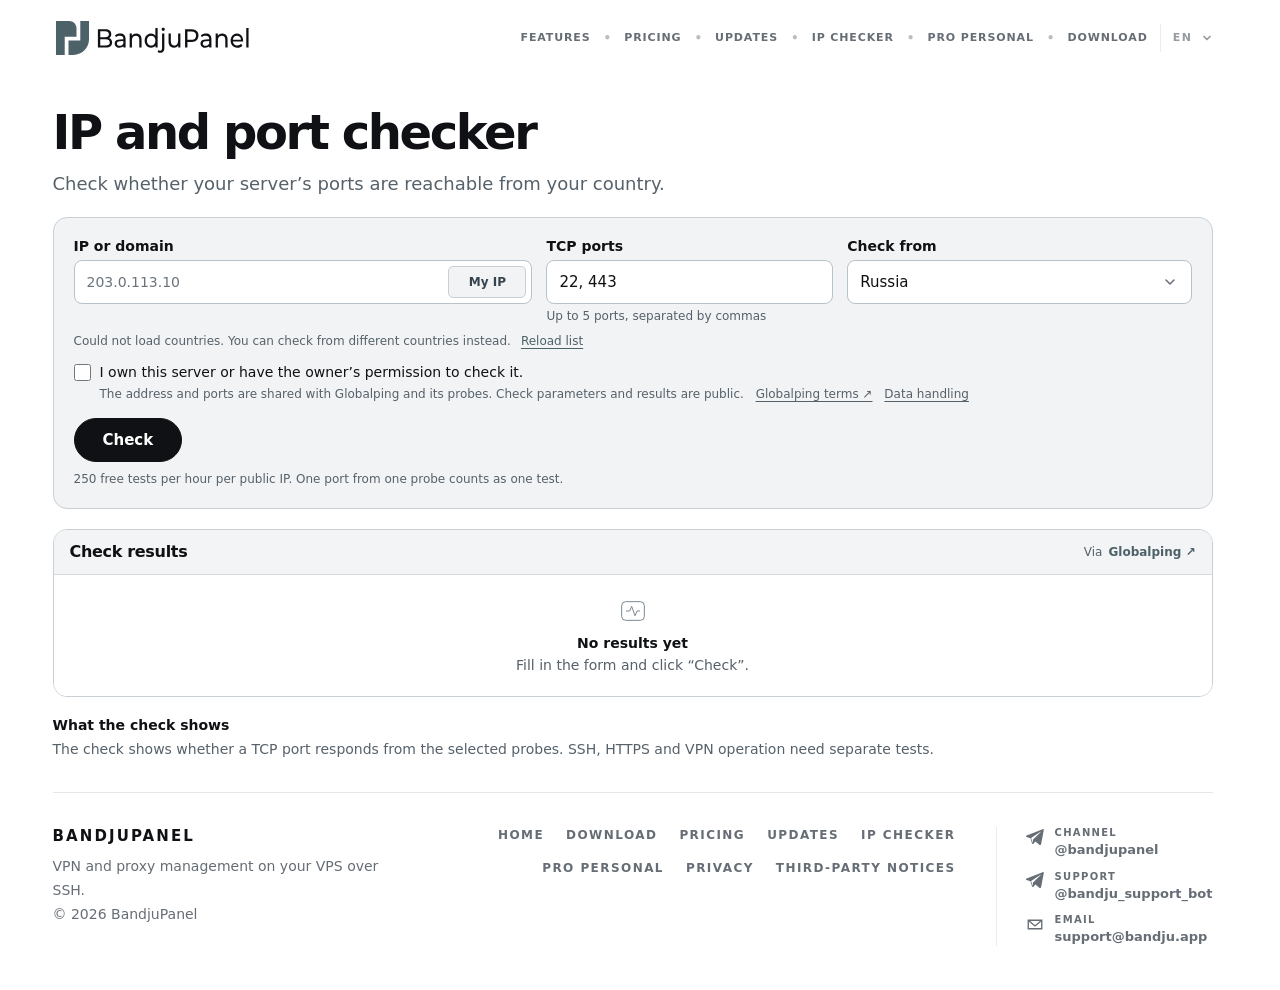
<file: en/check-ip/index.html>
<!DOCTYPE html>
<html lang="en">
  <head>
    <meta charset="utf-8">
    <meta name="viewport" content="width=device-width, initial-scale=1">
    <title>IP and port checker — BandjuPanel</title>
    <meta name="description" content="Check your server’s TCP ports from your country through Globalping.">
    <meta name="theme-color" content="#ffffff">
    <link rel="canonical" href="https://bandju.app/en/check-ip/">
    <link rel="alternate" hreflang="ru" href="https://bandju.app/check-ip/">
    <link rel="alternate" hreflang="en" href="https://bandju.app/en/check-ip/">
    <link rel="alternate" hreflang="x-default" href="https://bandju.app/check-ip/">
    <link rel="icon" type="image/svg+xml" href="/assets/brand/fav-bandju.svg">
    <link rel="stylesheet" href="/assets/site.css?v=98cfa1f506">
    <meta property="og:type" content="website">
    <meta property="og:site_name" content="BandjuPanel">
    <meta property="og:title" content="IP and port checker — BandjuPanel">
    <meta property="og:description" content="Check your server’s TCP ports from your country through Globalping.">
    <meta property="og:url" content="https://bandju.app/en/check-ip/">
    <meta property="og:image" content="https://bandju.app/assets/ogimage.jpg">
    <meta name="twitter:card" content="summary_large_image">
  </head>
  <body class="site-page site-check-ip site-lang-en">
    <main class="page">
      <!-- shared-header:start --><div class="header-shell">
  <header class="header">
    <a class="brand" href="/en/" aria-label="BandjuPanel">
      <img src="/assets/brand/logo-bandju.svg" alt="BandjuPanel" width="200" height="29">
    </a>
    <div class="header-actions">
      <nav class="menu" id="site-menu" aria-label="Main menu">
        <a class="menu-link" href="/en/#features">Features</a>
        <span class="menu-divider" aria-hidden="true">•</span>
        <a class="menu-link" href="/en/#pricing">Pricing</a>
        <span class="menu-divider" aria-hidden="true">•</span>
        <a class="menu-link" href="/en/changelog/">Updates</a>
        <span class="menu-divider" aria-hidden="true">•</span>
        <a class="menu-link" href="/en/check-ip/">IP checker</a>
        <span class="menu-divider" aria-hidden="true">•</span>
        <a class="menu-link" href="/en/pro/">Pro Personal</a>
        <span class="menu-divider" aria-hidden="true">•</span>
        <a class="menu-link" href="/en/download/">Download</a>
      </nav>
      <div class="lang-switch" role="group" aria-label="Language switcher">
        <button class="lang-trigger" type="button" aria-haspopup="true" aria-expanded="false" aria-controls="lang-menu">
          <span data-lang-current>EN</span>
          <span class="lang-trigger-icon" aria-hidden="true">
            <svg viewBox="0 0 12 12" fill="none">
              <path d="M3 4.5 6 7.5 9 4.5"></path>
            </svg>
          </span>
        </button>
        <div class="lang-menu" id="lang-menu" role="menu" aria-label="Select language">
          <a class="lang-option" href="/check-ip/" role="menuitemradio" aria-checked="false" hreflang="ru">
              <span>Русский</span>
              <span class="lang-option-check" aria-hidden="true">✓</span>
            </a><a class="lang-option is-active" href="/en/check-ip/" role="menuitemradio" aria-checked="true" hreflang="en">
              <span>English</span>
              <span class="lang-option-check" aria-hidden="true">✓</span>
            </a>
        </div>
      </div>
      <button class="menu-toggle" type="button" aria-controls="site-menu" aria-label="Open menu" aria-expanded="false">
        <span aria-hidden="true"></span>
        <span aria-hidden="true"></span>
        <span aria-hidden="true"></span>
      </button>
    </div>
  </header>
</div>
<!-- shared-header:end -->
      <section class="ip-check" data-ip-check aria-labelledby="check-title">
        <div class="check-intro">
          <h1 id="check-title">IP and port checker</h1>
          <p class="check-lead">Check whether your server’s ports are reachable from your country.</p>
        </div>

        <form class="check-form" data-check-form>
          <fieldset data-check-inputs>
            <div class="check-fields">
              <div class="check-field check-target-field">
                <label for="check-target">IP or domain</label>
                <div class="check-target-control">
                  <input id="check-target" name="target" type="text" placeholder="203.0.113.10" required maxlength="253" autocomplete="off" autocapitalize="none" spellcheck="false" aria-describedby="check-my-ip-status check-error">
                  <button class="check-my-ip" type="button" data-my-ip>My IP</button>
                </div>
                <small id="check-my-ip-status" data-my-ip-status role="status" hidden></small>
              </div>
              <div class="check-field">
                <label for="check-ports">TCP ports</label>
                <input id="check-ports" name="ports" type="text" value="22, 443" required maxlength="50" inputmode="text" autocomplete="off" spellcheck="false" aria-describedby="check-ports-hint check-error">
                <small id="check-ports-hint">Up to 5 ports, separated by commas</small>
              </div>
              <div class="check-field">
                <label for="check-country">Check from</label>
                <select id="check-country" name="country" aria-describedby="check-country-note">
                  <option value="RU" selected>Russia</option>
                  <option value="">Different countries</option>
                </select>
              </div>
            </div>
            <div class="check-country-note">
              <p id="check-country-note" data-country-note role="status">Loading countries…</p>
              <button type="button" class="check-text-button" data-country-retry hidden>Reload list</button>
            </div>
            <label class="check-consent">
              <input type="checkbox" name="consent" required aria-describedby="check-public-data">
              <span>I own this server or have the owner’s permission to check it.</span>
            </label>
            <p class="check-public-data" id="check-public-data">
              The address and ports are shared with Globalping and its probes. Check parameters and results are public.
              <a href="https://globalping.io/terms/terms-of-use" target="_blank" rel="noopener noreferrer">Globalping terms ↗</a>
              <a href="/en/privacy/">Data handling</a>
            </p>
          </fieldset>
          <p class="check-error" id="check-error" data-check-error role="alert" hidden></p>
          <div class="check-actions">
            <button class="button check-run" type="submit" data-check-run>
              <span data-run-label>Check</span>
            </button>
            <button class="check-cancel" type="button" data-check-cancel hidden>Stop</button>
          </div>
          <p class="check-allowance">250 free tests per hour per public IP. One port from one probe counts as one test.</p>
        </form>

        <section class="check-results" aria-labelledby="check-results-title">
          <div class="check-results-heading">
            <h2 id="check-results-title">Check results</h2>
            <a class="check-provider" href="https://globalping.io/" target="_blank" rel="noopener noreferrer">Via <strong>Globalping ↗</strong></a>
          </div>
          <div class="check-empty" data-check-empty>
            <svg viewBox="0 0 48 48" width="32" height="32" fill="none" aria-hidden="true">
              <rect x="7" y="10" width="34" height="28" rx="6" stroke="currentColor" stroke-width="1.5"></rect>
              <path d="M14 24h5l3-7 5 14 3-7h4" stroke="currentColor" stroke-width="1.5" stroke-linecap="round" stroke-linejoin="round"></path>
            </svg>
            <h3>No results yet</h3>
            <p>Fill in the form and click “Check”.</p>
          </div>
          <div class="check-live" data-check-live hidden>
            <div class="check-report-heading">
              <div>
                <p class="check-report-target" data-report-target></p>
                <p class="check-status" data-check-status role="status"></p>
              </div>
              <p class="check-summary" data-check-summary aria-live="polite"></p>
            </div>
            <div class="check-table-wrap" tabindex="0" role="region" aria-label="Check results">
              <table class="check-table">
                <thead><tr><th scope="col">Port</th><th scope="col">Probe</th><th scope="col">Result</th><th scope="col">Response</th></tr></thead>
                <tbody data-check-rows></tbody>
              </table>
            </div>
            <div class="check-reports" data-check-reports></div>
          </div>
        </section>

        <div class="check-explanation">
          <article><h2>What the check shows</h2><p>The check shows whether a TCP port responds from the selected probes. SSH, HTTPS and VPN operation need separate tests.</p></article>
        </div>
        <noscript><p class="check-error">Enable JavaScript to run a check through Globalping.</p></noscript>
      </section>
      <!-- shared-footer:start --><footer class="site-footer">
  <div>
    <p class="footer-brand">BandjuPanel</p>
    <p class="footer-copy">VPN and proxy management on your VPS over SSH.</p>
    <p class="footer-meta">© 2026 BandjuPanel</p>
  </div>
  <nav class="footer-links" aria-label="Footer">
    <a class="footer-link" href="/en/">Home</a>
    <a class="footer-link" href="/en/download/">Download</a>
    <a class="footer-link" href="/en/#pricing">Pricing</a>
    <a class="footer-link" href="/en/changelog/">Updates</a>
    <a class="footer-link" href="/en/check-ip/">IP checker</a>
    <a class="footer-link" href="/en/pro/">Pro Personal</a>
    <a class="footer-link" href="/en/privacy/">Privacy</a>
    <a class="footer-link" href="https://github.com/bandju/bandju-panel-releases/blob/main/THIRD_PARTY_NOTICES.md" target="_blank" rel="noreferrer noopener">Third-party notices</a>
  </nav>
  <div class="footer-contact">
    <a class="footer-contact-link" href="https://t.me/bandjupanel" target="_blank" rel="noreferrer noopener" aria-label="Telegram channel">
      <span class="footer-icon-link" aria-hidden="true">
        <svg xmlns="http://www.w3.org/2000/svg" width="18" height="17" fill="none" viewBox="0 0 18 17" aria-hidden="true" focusable="false">
          <path fill="currentColor" d="M16.62.131.67 6.59C-.201 6.857-.173 7.778.473 8l3.996 1.334 1.526 5.012c.186.55.334.756.655.76.333 0 .461-.125.808-.452.406-.408 1.023-1.049 2.001-2.064l4.16 3.29c.764.451 1.316.217 1.507-.76l2.606-13.79c.28-1.199-.379-1.555-1.11-1.2ZM5.095 9.028l9.086-6.096c.445-.321.587.038.386.285L7.026 10.47l-.387 3.62-1.544-5.06Z"></path>
        </svg>
      </span>
      <span class="footer-contact-copy">
        <span class="footer-contact-label">Channel</span>
        <span class="footer-contact-value">@bandjupanel</span>
      </span>
    </a>
    <a class="footer-contact-link" href="https://t.me/bandju_support_bot" target="_blank" rel="noreferrer noopener" aria-label="Telegram support">
      <span class="footer-icon-link" aria-hidden="true">
        <svg xmlns="http://www.w3.org/2000/svg" width="18" height="17" fill="none" viewBox="0 0 18 17" aria-hidden="true" focusable="false">
          <path fill="currentColor" d="M16.62.131.67 6.59C-.201 6.857-.173 7.778.473 8l3.996 1.334 1.526 5.012c.186.55.334.756.655.76.333 0 .461-.125.808-.452.406-.408 1.023-1.049 2.001-2.064l4.16 3.29c.764.451 1.316.217 1.507-.76l2.606-13.79c.28-1.199-.379-1.555-1.11-1.2ZM5.095 9.028l9.086-6.096c.445-.321.587.038.386.285L7.026 10.47l-.387 3.62-1.544-5.06Z"></path>
        </svg>
      </span>
      <span class="footer-contact-copy">
        <span class="footer-contact-label">Support</span>
        <span class="footer-contact-value">@bandju_support_bot</span>
      </span>
    </a>
    <a class="footer-contact-link" href="mailto:support@bandju.app" target="_blank" rel="noreferrer noopener" aria-label="Email">
      <span class="footer-icon-link" aria-hidden="true">
        <svg xmlns="http://www.w3.org/2000/svg" width="18" height="17" fill="none" viewBox="0 0 18 17" aria-hidden="true" focusable="false">
          <path d="M2.25 4.25h13.5v8.5H2.25z" stroke="currentColor" stroke-width="1.35" rx="1.8"></path>
          <path d="m3.4 5.35 5.02 4.11a.9.9 0 0 0 1.16 0l5.02-4.11" stroke="currentColor" stroke-width="1.35" stroke-linecap="round" stroke-linejoin="round"></path>
        </svg>
      </span>
      <span class="footer-contact-copy">
        <span class="footer-contact-label">Email</span>
        <span class="footer-contact-value">support@bandju.app</span>
      </span>
    </a>
  </div>
</footer>
<!-- shared-footer:end -->
    </main>
    <script type="module" src="/_astro/IpCheckPage.astro_astro_type_script_index_0_lang.DYD_6ola.js"></script>
  </body>
</html>
</file>
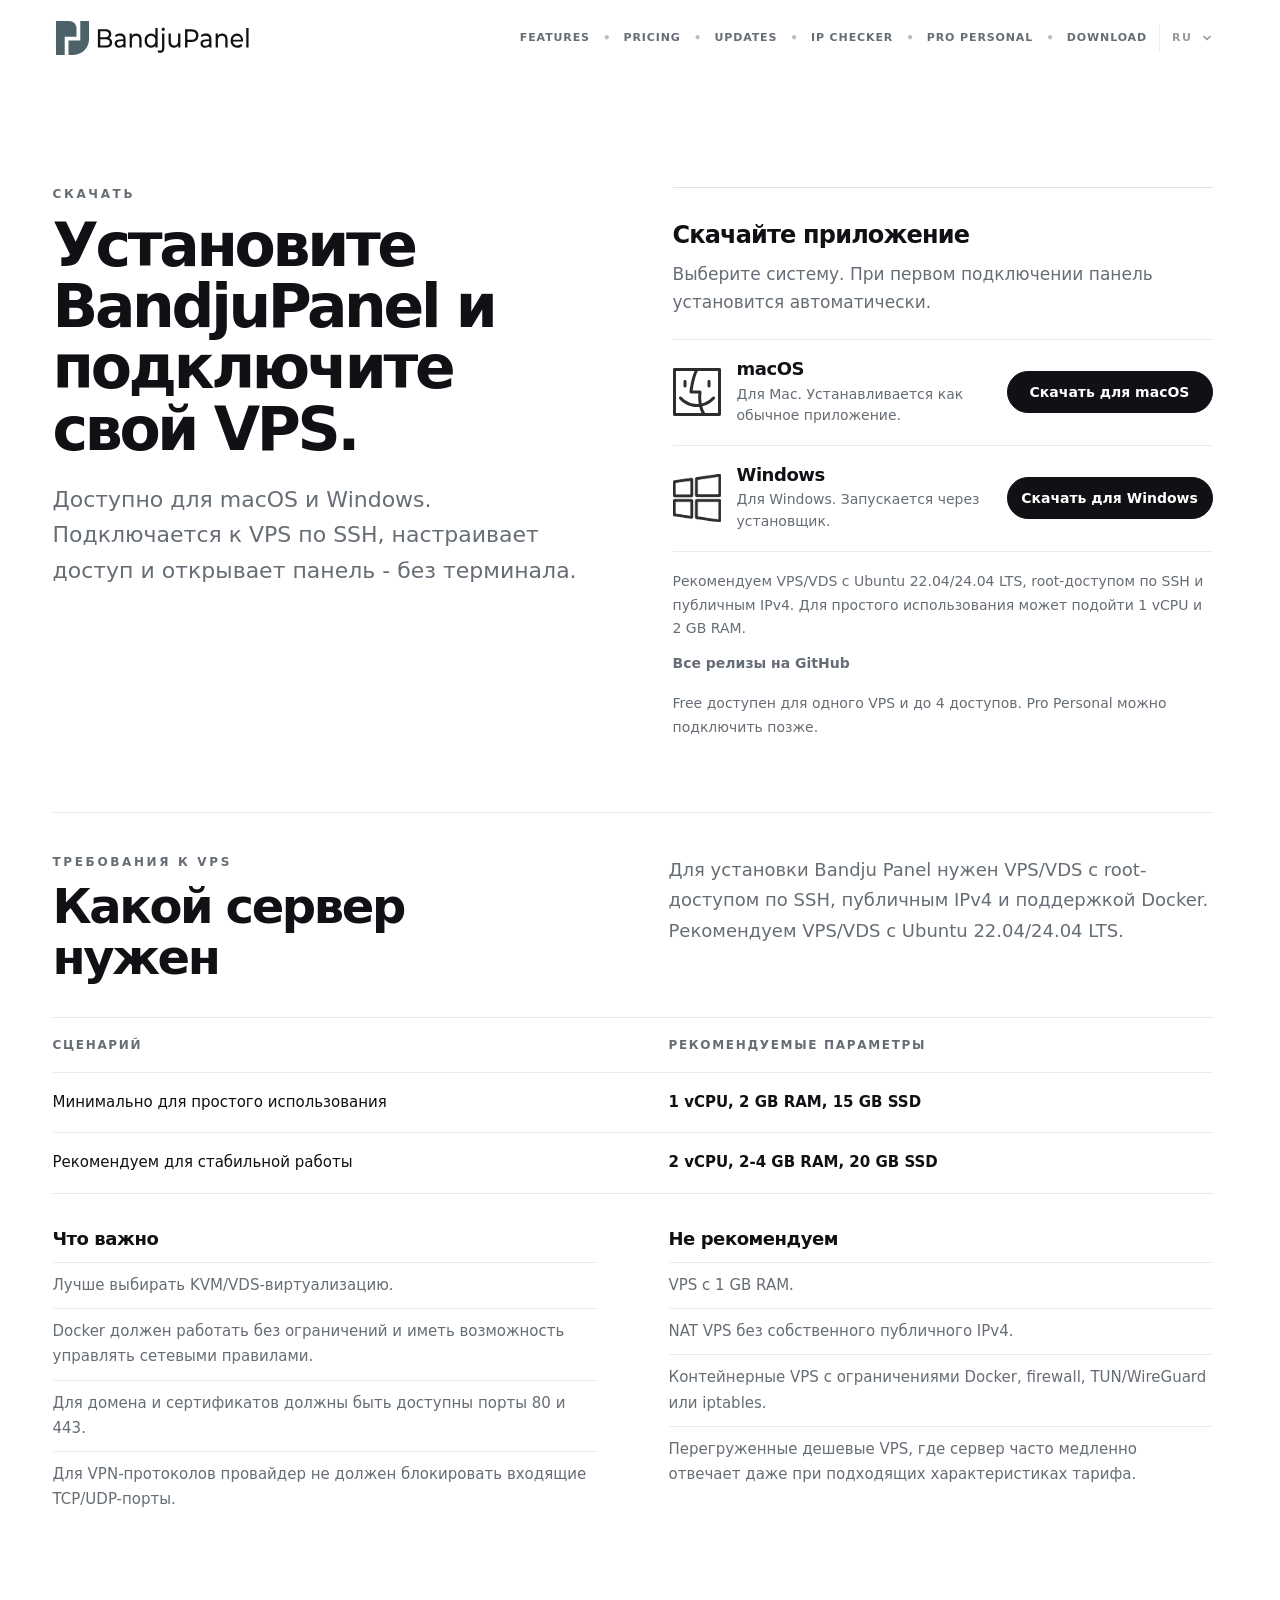
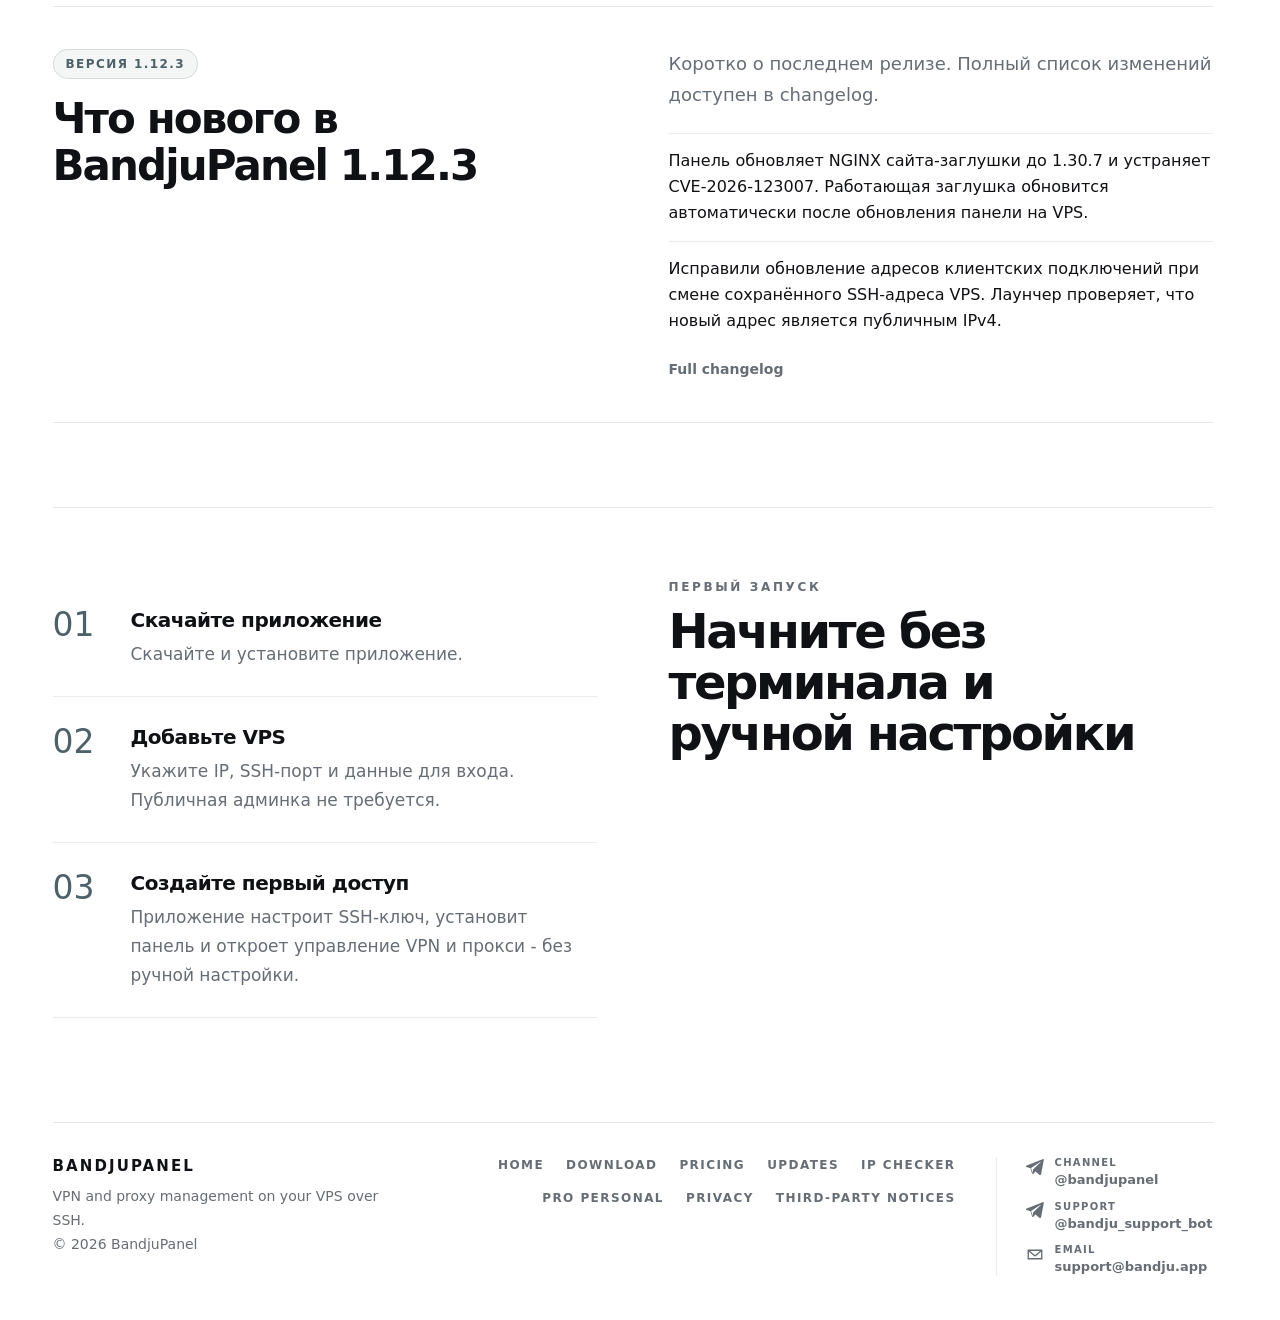
<file: en/download/index.html>
<!DOCTYPE html>
<html lang="en">
  <head>
    <meta charset="utf-8">
  <meta name="viewport" content="width=device-width, initial-scale=1">
  <title>Download BandjuPanel for macOS and Windows</title>
  <meta name="description" content="Download BandjuPanel for macOS and Windows. It connects to your VPS over SSH and manages VPN, proxy, domains, HTTPS, and Gateway without using the terminal.">
  <meta name="theme-color" content="#ffffff">
  <link rel="canonical" href="https://bandju.app/en/download/">
  <link rel="alternate" hreflang="ru" href="https://bandju.app/download/">
  <link rel="alternate" hreflang="en" href="https://bandju.app/en/download/">
  <link rel="alternate" hreflang="x-default" href="https://bandju.app/download/">
  <link rel="icon" type="image/svg+xml" href="/assets/brand/fav-bandju.svg">
  <meta property="og:type" content="website">
  <meta property="og:site_name" content="BandjuPanel">
  <meta property="og:locale" content="en_US">
  <meta property="og:locale:alternate" content="ru_RU">
  <meta property="og:title" content="Download BandjuPanel for macOS and Windows">
  <meta property="og:description" content="Connect to your VPS over SSH and manage VPN, proxy, domains, HTTPS, and Gateway without using the terminal.">
  <meta property="og:url" content="https://bandju.app/en/download/">
  <meta property="og:image" content="https://bandju.app/assets/ogimage.jpg">
  <meta property="og:image:type" content="image/jpeg">
  <meta property="og:image:width" content="1200">
  <meta property="og:image:height" content="630">
  <meta property="og:image:alt" content="BandjuPanel">
  <meta name="twitter:card" content="summary_large_image">
  <meta name="twitter:title" content="Download BandjuPanel for macOS and Windows">
  <meta name="twitter:description" content="Connect to your VPS over SSH and manage VPN, proxy, domains, HTTPS, and Gateway without using the terminal.">
  <meta name="twitter:image" content="https://bandju.app/assets/ogimage.jpg">
  <meta name="twitter:image:alt" content="BandjuPanel">
    <link rel="stylesheet" href="/assets/site.css?v=98cfa1f506">
  </head>
  <body class="site-page site-download site-lang-en">
    <main class="page">
      <!-- shared-header:start --><div class="header-shell">
  <header class="header">
    <a class="brand" href="/en/" aria-label="BandjuPanel">
      <img src="/assets/brand/logo-bandju.svg" alt="BandjuPanel" width="200" height="29">
    </a>
    <div class="header-actions">
      <nav class="menu" id="site-menu" aria-label="Main menu">
        <a class="menu-link" href="/en/#features">Features</a>
        <span class="menu-divider" aria-hidden="true">•</span>
        <a class="menu-link" href="/en/#pricing">Pricing</a>
        <span class="menu-divider" aria-hidden="true">•</span>
        <a class="menu-link" href="/en/changelog/">Updates</a>
        <span class="menu-divider" aria-hidden="true">•</span>
        <a class="menu-link" href="/en/check-ip/">IP checker</a>
        <span class="menu-divider" aria-hidden="true">•</span>
        <a class="menu-link" href="/en/pro/">Pro Personal</a>
        <span class="menu-divider" aria-hidden="true">•</span>
        <a class="menu-link" href="/en/download/">Download</a>
      </nav>
      <div class="lang-switch" role="group" aria-label="Language switcher">
        <button class="lang-trigger" type="button" aria-haspopup="true" aria-expanded="false" aria-controls="lang-menu">
          <span data-lang-current>EN</span>
          <span class="lang-trigger-icon" aria-hidden="true">
            <svg viewBox="0 0 12 12" fill="none">
              <path d="M3 4.5 6 7.5 9 4.5"></path>
            </svg>
          </span>
        </button>
        <div class="lang-menu" id="lang-menu" role="menu" aria-label="Select language">
          <a class="lang-option" href="/download/" role="menuitemradio" aria-checked="false" hreflang="ru">
              <span>Русский</span>
              <span class="lang-option-check" aria-hidden="true">✓</span>
            </a><a class="lang-option is-active" href="/en/download/" role="menuitemradio" aria-checked="true" hreflang="en">
              <span>English</span>
              <span class="lang-option-check" aria-hidden="true">✓</span>
            </a>
        </div>
      </div>
      <button class="menu-toggle" type="button" aria-controls="site-menu" aria-label="Open menu" aria-expanded="false">
        <span aria-hidden="true"></span>
        <span aria-hidden="true"></span>
        <span aria-hidden="true"></span>
      </button>
    </div>
  </header>
</div>
<!-- shared-header:end -->
      

    <section class="section hero" aria-labelledby="download-title">
      <div>
        <p class="eyebrow" data-i18n="eyebrow">Download</p>
        <h1 id="download-title" data-i18n="title">Install BandjuPanel and connect your VPS.</h1>
        <p class="lead" data-i18n="lead">Available for macOS and Windows. It connects to your VPS over SSH, sets up access, and opens the panel. No terminal required.</p>
      </div>
      <div class="download-panel">
        <h2 class="download-title" data-i18n="panelTitle">Download the app</h2>
        <p class="download-copy" data-i18n="panelCopy">Choose your system. The panel is installed automatically on the first connection.</p>
        <div class="download-options" aria-label="Version selection">
          <a
            class="download-option"
            href="https://github.com/bandju/bandju-panel-releases/releases/download/v1.5.2/Bandju-Panel_1.5.2_universal.dmg"
            rel="noreferrer noopener"
            data-download-platform="macos"
            data-fallback-version="1.5.2"
          >
            <img class="download-option-icon" src="/assets/icons/icons-mac.svg" alt="" width="48" height="48" loading="lazy" decoding="async">
            <span>
              <span class="download-option-title">macOS</span>
              <span class="download-option-meta" data-i18n="macDownloadHint">For Mac. Installs like a regular app.</span>
            </span>
            <span class="download-option-action" data-i18n="macDownloadCta">Download for macOS</span>
          </a>
          <a
            class="download-option"
            href="https://github.com/bandju/bandju-panel-releases/releases/download/v1.5.2/Bandju-Panel_1.5.2_windows_x64_setup.exe"
            rel="noreferrer noopener"
            data-download-platform="windows"
            data-fallback-version="1.5.2"
          >
            <img class="download-option-icon" src="/assets/icons/icons-win.svg" alt="" width="48" height="48" loading="lazy" decoding="async">
            <span>
              <span class="download-option-title">Windows</span>
              <span class="download-option-meta" data-i18n="windowsDownloadHint">For Windows. Uses a standard installer.</span>
            </span>
            <span class="download-option-action" data-i18n="windowsDownloadCta">Download for Windows</span>
          </a>
        </div>
        <p class="download-prereq" data-i18n="downloadPrereq">Recommended: a VPS/VDS with Ubuntu 22.04/24.04 LTS, root SSH access, and public IPv4. Simple setups may work with 1 vCPU and 2 GB RAM.</p>
        <a class="release-link" href="https://github.com/bandju/bandju-panel-releases/releases" rel="noreferrer noopener" data-i18n="releasesCta">All releases on GitHub</a>
        <p class="download-note" data-i18n="panelNote">Free is available for one VPS and up to 4 access profiles. Pro Personal can be added later.</p>
      </div>
    </section>

    <section class="section vps-requirements" aria-labelledby="vps-requirements-title">
      <div class="vps-requirements-head">
        <div>
          <p class="section-kicker" data-i18n="vpsRequirementsKicker">VPS requirements</p>
          <h2 class="section-title" id="vps-requirements-title" data-i18n="vpsRequirementsTitle">Server requirements</h2>
        </div>
        <p class="vps-requirements-lead" data-i18n="vpsRequirementsLead">Installing Bandju Panel requires a VPS/VDS with root SSH access, public IPv4, and Docker support. We recommend a VPS/VDS with Ubuntu 22.04/24.04 LTS.</p>
      </div>

      <div class="vps-spec-table-wrap">
        <table class="vps-spec-table">
          <thead>
            <tr>
              <th scope="col" data-i18n="vpsScenarioHeader">Scenario</th>
              <th scope="col" data-i18n="vpsParamsHeader">Recommended parameters</th>
            </tr>
          </thead>
          <tbody>
            <tr>
              <td data-i18n="vpsScenarioSimple">Minimum for simple use</td>
              <td data-i18n="vpsParamsSimple">1 vCPU, 2 GB RAM, 15 GB SSD</td>
            </tr>
            <tr>
              <td data-i18n="vpsScenarioStable">Recommended for stable operation</td>
              <td data-i18n="vpsParamsStable">2 vCPU, 2-4 GB RAM, 20 GB SSD</td>
            </tr>
          </tbody>
        </table>
      </div>

      <div class="vps-requirements-notes">
        <div class="vps-requirements-note">
          <h3 class="vps-note-title" data-i18n="vpsImportantTitle">Important</h3>
          <ul class="vps-note-list">
            <li data-i18n="vpsImportantKvm">KVM/VDS virtualization is preferred.</li>
            <li data-i18n="vpsImportantDocker">Docker must run without restrictions and be able to manage network rules.</li>
            <li data-i18n="vpsImportantPorts">Ports 80 and 443 must be available for domains and certificates.</li>
            <li data-i18n="vpsImportantVpnPorts">The provider must not block incoming TCP/UDP ports used by VPN protocols.</li>
          </ul>
        </div>

        <div class="vps-requirements-note">
          <h3 class="vps-note-title" data-i18n="vpsAvoidTitle">Not recommended</h3>
          <ul class="vps-note-list">
            <li data-i18n="vpsAvoidRam">VPS plans with 1 GB RAM.</li>
            <li data-i18n="vpsAvoidNat">NAT VPS without its own public IPv4.</li>
            <li data-i18n="vpsAvoidContainers">Container VPS plans with Docker, firewall, TUN/WireGuard, or iptables restrictions.</li>
            <li data-i18n="vpsAvoidOverloaded">Overloaded cheap VPS hosts where the server responds slowly even when plan specs look sufficient.</li>
          </ul>
        </div>
      </div>
    </section>

    <section class="section release-highlights" aria-labelledby="release-title">
      <div class="release-highlights-panel">
        <div>
          <span class="release-badge" data-i18n="releaseBadge">Version 1.12.3</span>
          <h2 class="release-title" id="release-title" data-i18n="releaseTitle">What is new in BandjuPanel 1.12.3</h2>
        </div>
        <div>
          <p class="release-lead" data-i18n="releaseLead">A short summary of the latest release. The full version history is available in the changelog.</p>
          <ul class="release-list">
            <li data-i18n="releaseItem1">The panel updates the placeholder site to NGINX 1.30.7 and fixes CVE-2026-123007. Running placeholder sites update automatically after you update the panel on the VPS.</li>
            <li data-i18n="releaseItem2">Fixed client endpoint updates when changing a saved VPS SSH address. The launcher checks that the new address is a public IPv4 address.</li>
          </ul>
          <a class="release-link release-changelog-link" href="/en/changelog/" data-i18n="releaseChangelogCta">Full changelog</a>
        </div>
      </div>
    </section>

    <section class="section content-grid" aria-labelledby="start-title">
      <div class="first-run-intro">
        <p class="section-kicker" data-i18n="startKicker">First run</p>
        <h2 class="section-title" id="start-title" data-i18n="startTitle">Start without the terminal or manual setup</h2>
      </div>
      <div class="steps">
        <article class="step">
          <div class="step-number">01</div>
          <div>
            <h3 class="step-title" data-i18n="step1Title">Download the app</h3>
            <p class="step-copy" data-i18n="step1Copy">Download and install the app.</p>
          </div>
        </article>
        <article class="step">
          <div class="step-number">02</div>
          <div>
            <h3 class="step-title" data-i18n="step2Title">Add a VPS</h3>
            <p class="step-copy" data-i18n="step2Copy">Enter the IP address, SSH port, and server login credentials. No public admin panel is required.</p>
          </div>
        </article>
        <article class="step">
          <div class="step-number">03</div>
          <div>
            <h3 class="step-title" data-i18n="step3Title">Create your first access profile</h3>
            <p class="step-copy" data-i18n="step3Copy">The app sets up the SSH key, installs the panel, and opens VPN and proxy management without manual setup.</p>
          </div>
        </article>
      </div>
    </section>
      <!-- shared-footer:start --><footer class="site-footer">
  <div>
    <p class="footer-brand">BandjuPanel</p>
    <p class="footer-copy">VPN and proxy management on your VPS over SSH.</p>
    <p class="footer-meta">© 2026 BandjuPanel</p>
  </div>
  <nav class="footer-links" aria-label="Footer">
    <a class="footer-link" href="/en/">Home</a>
    <a class="footer-link" href="/en/download/">Download</a>
    <a class="footer-link" href="/en/#pricing">Pricing</a>
    <a class="footer-link" href="/en/changelog/">Updates</a>
    <a class="footer-link" href="/en/check-ip/">IP checker</a>
    <a class="footer-link" href="/en/pro/">Pro Personal</a>
    <a class="footer-link" href="/en/privacy/">Privacy</a>
    <a class="footer-link" href="https://github.com/bandju/bandju-panel-releases/blob/main/THIRD_PARTY_NOTICES.md" target="_blank" rel="noreferrer noopener">Third-party notices</a>
  </nav>
  <div class="footer-contact">
    <a class="footer-contact-link" href="https://t.me/bandjupanel" target="_blank" rel="noreferrer noopener" aria-label="Telegram channel">
      <span class="footer-icon-link" aria-hidden="true">
        <svg xmlns="http://www.w3.org/2000/svg" width="18" height="17" fill="none" viewBox="0 0 18 17" aria-hidden="true" focusable="false">
          <path fill="currentColor" d="M16.62.131.67 6.59C-.201 6.857-.173 7.778.473 8l3.996 1.334 1.526 5.012c.186.55.334.756.655.76.333 0 .461-.125.808-.452.406-.408 1.023-1.049 2.001-2.064l4.16 3.29c.764.451 1.316.217 1.507-.76l2.606-13.79c.28-1.199-.379-1.555-1.11-1.2ZM5.095 9.028l9.086-6.096c.445-.321.587.038.386.285L7.026 10.47l-.387 3.62-1.544-5.06Z"></path>
        </svg>
      </span>
      <span class="footer-contact-copy">
        <span class="footer-contact-label">Channel</span>
        <span class="footer-contact-value">@bandjupanel</span>
      </span>
    </a>
    <a class="footer-contact-link" href="https://t.me/bandju_support_bot" target="_blank" rel="noreferrer noopener" aria-label="Telegram support">
      <span class="footer-icon-link" aria-hidden="true">
        <svg xmlns="http://www.w3.org/2000/svg" width="18" height="17" fill="none" viewBox="0 0 18 17" aria-hidden="true" focusable="false">
          <path fill="currentColor" d="M16.62.131.67 6.59C-.201 6.857-.173 7.778.473 8l3.996 1.334 1.526 5.012c.186.55.334.756.655.76.333 0 .461-.125.808-.452.406-.408 1.023-1.049 2.001-2.064l4.16 3.29c.764.451 1.316.217 1.507-.76l2.606-13.79c.28-1.199-.379-1.555-1.11-1.2ZM5.095 9.028l9.086-6.096c.445-.321.587.038.386.285L7.026 10.47l-.387 3.62-1.544-5.06Z"></path>
        </svg>
      </span>
      <span class="footer-contact-copy">
        <span class="footer-contact-label">Support</span>
        <span class="footer-contact-value">@bandju_support_bot</span>
      </span>
    </a>
    <a class="footer-contact-link" href="mailto:support@bandju.app" target="_blank" rel="noreferrer noopener" aria-label="Email">
      <span class="footer-icon-link" aria-hidden="true">
        <svg xmlns="http://www.w3.org/2000/svg" width="18" height="17" fill="none" viewBox="0 0 18 17" aria-hidden="true" focusable="false">
          <path d="M2.25 4.25h13.5v8.5H2.25z" stroke="currentColor" stroke-width="1.35" rx="1.8"></path>
          <path d="m3.4 5.35 5.02 4.11a.9.9 0 0 0 1.16 0l5.02-4.11" stroke="currentColor" stroke-width="1.35" stroke-linecap="round" stroke-linejoin="round"></path>
        </svg>
      </span>
      <span class="footer-contact-copy">
        <span class="footer-contact-label">Email</span>
        <span class="footer-contact-value">support@bandju.app</span>
      </span>
    </a>
  </div>
</footer>
<!-- shared-footer:end -->
    </main>
    <script>
    (() => {
      const translations = {
        ru: {
          label: 'RU',
          menuLabel: 'Русский',
          htmlLang: 'ru',
          titleText: 'Скачать BandjuPanel для macOS и Windows',
          description: 'Скачайте BandjuPanel для macOS и Windows. Приложение подключается к VPS по SSH, управляет VPN, прокси, доменом, HTTPS и Gateway без терминала.',
          menuFeatures: 'Возможности',
          menuHow: 'Как это работает',
          menuPricing: 'Тарифы',
          menuPro: 'Pro Personal',
          eyebrow: 'Скачать',
          title: 'Установите BandjuPanel и подключите свой VPS.',
          lead: 'Доступно для macOS и Windows. Подключается к VPS по SSH, настраивает доступ и открывает панель - без терминала.',
          panelTitle: 'Скачайте приложение',
          panelCopy: 'Выберите систему. При первом подключении панель установится автоматически.',
          macDownloadHint: 'Для Mac. Устанавливается как обычное приложение.',
          windowsDownloadHint: 'Для Windows. Запускается через установщик.',
          macDownloadCta: 'Скачать для macOS',
          windowsDownloadCta: 'Скачать для Windows',
          downloadPrereq: 'Рекомендуем VPS/VDS с Ubuntu 22.04/24.04 LTS, root-доступом по SSH и публичным IPv4. Для простого использования может подойти 1 vCPU и 2 GB RAM.',
          releasesCta: 'Все релизы на GitHub',
          panelNote: 'Free доступен для одного VPS и до 4 доступов. Pro Personal можно подключить позже.',
          releaseBadge: 'Версия 1.12.3',
          releaseTitle: 'Что нового в BandjuPanel 1.12.3',
          releaseLead: 'Коротко о последнем релизе. Полный список изменений доступен в changelog.',
          releaseItem1: 'Панель обновляет NGINX сайта-заглушки до 1.30.7 и устраняет CVE-2026-123007. Работающая заглушка обновится автоматически после обновления панели на VPS.',
          releaseItem2: 'Исправили обновление адресов клиентских подключений при смене сохранённого SSH-адреса VPS. Лаунчер проверяет, что новый адрес является публичным IPv4.',
          releaseItem3: '',
          releaseItem4: '',
          macUnsignedTitle: 'macOS: первый запуск unsigned приложения',
          macUnsignedCopy: 'Первый публичный релиз для macOS идет без подписи Apple Developer. Это нормально: приложение можно открыть вручную после стандартного предупреждения macOS.',
          macUnsignedStep1: 'Перетащите Bandju Panel.app в Applications.',
          macUnsignedStep2: 'Попробуйте открыть приложение один раз из Applications.',
          macUnsignedStep3: 'Если macOS заблокирует запуск, откройте System Settings → Privacy & Security и нажмите Open Anyway.',
          startKicker: 'Первый запуск',
          startTitle: 'Начните без терминала и ручной настройки',
          step1Title: 'Скачайте приложение',
          step1Copy: 'Скачайте и установите приложение.',
          step2Title: 'Добавьте VPS',
          step2Copy: 'Укажите IP, SSH‑порт и данные для входа. Публичная админка не требуется.',
          step3Title: 'Создайте первый доступ',
          step3Copy: 'Приложение настроит SSH‑ключ, установит панель и откроет управление VPN и прокси - без ручной настройки.',
          vpsRequirementsKicker: 'Требования к VPS',
          vpsRequirementsTitle: 'Какой сервер нужен',
          vpsRequirementsLead: 'Для установки Bandju Panel нужен VPS/VDS с root-доступом по SSH, публичным IPv4 и поддержкой Docker. Рекомендуем VPS/VDS с Ubuntu 22.04/24.04 LTS.',
          vpsScenarioHeader: 'Сценарий',
          vpsParamsHeader: 'Рекомендуемые параметры',
          vpsScenarioSimple: 'Минимально для простого использования',
          vpsParamsSimple: '1 vCPU, 2 GB RAM, 15 GB SSD',
          vpsScenarioStable: 'Рекомендуем для стабильной работы',
          vpsParamsStable: '2 vCPU, 2-4 GB RAM, 20 GB SSD',
          vpsImportantTitle: 'Что важно',
          vpsImportantKvm: 'Лучше выбирать KVM/VDS-виртуализацию.',
          vpsImportantDocker: 'Docker должен работать без ограничений и иметь возможность управлять сетевыми правилами.',
          vpsImportantPorts: 'Для домена и сертификатов должны быть доступны порты 80 и 443.',
          vpsImportantVpnPorts: 'Для VPN-протоколов провайдер не должен блокировать входящие TCP/UDP-порты.',
          vpsAvoidTitle: 'Не рекомендуем',
          vpsAvoidRam: 'VPS с 1 GB RAM.',
          vpsAvoidNat: 'NAT VPS без собственного публичного IPv4.',
          vpsAvoidContainers: 'Контейнерные VPS с ограничениями Docker, firewall, TUN/WireGuard или iptables.',
          vpsAvoidOverloaded: 'Перегруженные дешевые VPS, где сервер часто медленно отвечает даже при подходящих характеристиках тарифа.',
          footerHome: 'Главная',
          footerCopy: 'Управление VPN и proxy на своем VPS через SSH.'
        },
        en: {
          label: 'EN',
          menuLabel: 'English',
          htmlLang: 'en',
          titleText: 'Download BandjuPanel for macOS and Windows',
          description: 'Download BandjuPanel for macOS and Windows. It connects to your VPS over SSH and manages VPN, proxy, domains, HTTPS, and Gateway without using the terminal.',
          menuFeatures: 'Features',
          menuHow: 'How it works',
          menuPricing: 'Pricing',
          menuPro: 'Pro Personal',
          eyebrow: 'Download',
          title: 'Install BandjuPanel and connect your VPS.',
          lead: 'Available for macOS and Windows. It connects to your VPS over SSH, sets up access, and opens the panel. No terminal required.',
          panelTitle: 'Download the app',
          panelCopy: 'Choose your system. The panel is installed automatically on the first connection.',
          macDownloadHint: 'For Mac. Installs like a regular app.',
          windowsDownloadHint: 'For Windows. Uses a standard installer.',
          macDownloadCta: 'Download for macOS',
          windowsDownloadCta: 'Download for Windows',
          downloadPrereq: 'Recommended: a VPS/VDS with Ubuntu 22.04/24.04 LTS, root SSH access, and public IPv4. Simple setups may work with 1 vCPU and 2 GB RAM.',
          releasesCta: 'All releases on GitHub',
          panelNote: 'Free is available for one VPS and up to 4 access profiles. Pro Personal can be added later.',
          releaseBadge: 'Version 1.12.3',
          releaseTitle: 'What is new in BandjuPanel 1.12.3',
          releaseLead: 'A short summary of the latest release. The full version history is available in the changelog.',
          releaseItem1: 'The panel updates the placeholder site to NGINX 1.30.7 and fixes CVE-2026-123007. Running placeholder sites update automatically after you update the panel on the VPS.',
          releaseItem2: 'Fixed client endpoint updates when changing a saved VPS SSH address. The launcher checks that the new address is a public IPv4 address.',
          releaseItem3: '',
          releaseItem4: '',
          macUnsignedTitle: 'macOS: first launch of the unsigned app',
          macUnsignedCopy: 'The first public macOS build is not signed with an Apple Developer certificate. That is expected for now: you can still open the app manually after the standard macOS warning.',
          macUnsignedStep1: 'Drag Bandju Panel.app to Applications.',
          macUnsignedStep2: 'Try to open the app once from Applications.',
          macUnsignedStep3: 'If macOS blocks it, open System Settings → Privacy & Security and click Open Anyway.',
          startKicker: 'First run',
          startTitle: 'Start without the terminal or manual setup',
          step1Title: 'Download the app',
          step1Copy: 'Download and install the app.',
          step2Title: 'Add a VPS',
          step2Copy: 'Enter the IP address, SSH port, and server login credentials. No public admin panel is required.',
          step3Title: 'Create your first access profile',
          step3Copy: 'The app sets up the SSH key, installs the panel, and opens VPN and proxy management without manual setup.',
          vpsRequirementsKicker: 'VPS requirements',
          vpsRequirementsTitle: 'Server requirements',
          vpsRequirementsLead: 'Installing Bandju Panel requires a VPS/VDS with root SSH access, public IPv4, and Docker support. We recommend a VPS/VDS with Ubuntu 22.04/24.04 LTS.',
          vpsScenarioHeader: 'Scenario',
          vpsParamsHeader: 'Recommended parameters',
          vpsScenarioSimple: 'Minimum for simple use',
          vpsParamsSimple: '1 vCPU, 2 GB RAM, 15 GB SSD',
          vpsScenarioStable: 'Recommended for stable operation',
          vpsParamsStable: '2 vCPU, 2-4 GB RAM, 20 GB SSD',
          vpsImportantTitle: 'Important',
          vpsImportantKvm: 'KVM/VDS virtualization is preferred.',
          vpsImportantDocker: 'Docker must run without restrictions and be able to manage network rules.',
          vpsImportantPorts: 'Ports 80 and 443 must be available for domains and certificates.',
          vpsImportantVpnPorts: 'The provider must not block incoming TCP/UDP ports used by VPN protocols.',
          vpsAvoidTitle: 'Not recommended',
          vpsAvoidRam: 'VPS plans with 1 GB RAM.',
          vpsAvoidNat: 'NAT VPS without its own public IPv4.',
          vpsAvoidContainers: 'Container VPS plans with Docker, firewall, TUN/WireGuard, or iptables restrictions.',
          vpsAvoidOverloaded: 'Overloaded cheap VPS hosts where the server responds slowly even when plan specs look sufficient.',
          footerHome: 'Home',
          footerCopy: 'VPN and proxy management on your VPS over SSH.'
        }
      };

      const titleElement = document.querySelector('title');
      const descriptionElement = document.querySelector('meta[name="description"]');
      const translatableNodes = document.querySelectorAll('[data-i18n]');
      const headerShell = document.querySelector('.header-shell');
      const header = document.querySelector('.header');
      const langTrigger = document.querySelector('.lang-trigger');
      const langMenu = document.getElementById('lang-menu');
      const langCurrent = document.querySelector('[data-lang-current]');
      const menuToggle = document.querySelector('.menu-toggle');
      const siteMenu = document.querySelector('.menu');
      const downloadLinks = Array.from(document.querySelectorAll('[data-download-platform]'));
      const RELEASE_MANIFEST_URLS = [
        '/releases/latest.json',
        'https://updates.bandju.app/latest.json',
        'https://raw.githubusercontent.com/bandju/bandju-panel-releases/refs/heads/main/latest.json'
      ];
      const RELEASE_DOWNLOAD_URL_PREFIX = 'https://github.com/bandju/bandju-panel-releases/releases/download/';
      const RELEASE_MANIFEST_TIMEOUT_MS = 2500;
      const DOWNLOAD_ANALYTICS_URL = 'https://license.bandju.app/api/analytics/download-click';
      let latestManifestCache = null;
      let latestManifestPromise = null;

      const normalizeLang = (value) => (value === 'en' ? 'en' : 'ru');
      const localeForLanguage = (value) => (normalizeLang(value) === 'en' ? 'en-US' : 'ru-RU');

      const fallbackDownloadTarget = (link) => ({
        url: link.getAttribute('href') || '',
        version: link.getAttribute('data-fallback-version') || ''
      });

      const resolveDownloadTarget = (platform, manifest) => {
        const entry = manifest?.launcher?.downloads?.[platform];
        const url = typeof entry?.url === 'string' ? entry.url.trim() : '';
        if (!url.startsWith(RELEASE_DOWNLOAD_URL_PREFIX)) return null;
        return {
          url,
          version: String(manifest?.launcher?.version || manifest?.version || '').trim()
        };
      };

      const fetchReleaseManifest = async (url) => {
        const controller = new AbortController();
        const timeoutId = window.setTimeout(() => controller.abort(), RELEASE_MANIFEST_TIMEOUT_MS);
        try {
          const response = await fetch(url, { cache: 'no-store', signal: controller.signal });
          if (!response.ok) throw new Error(`Manifest request failed: ${response.status}`);
          const manifest = await response.json();
          const hasSupportedDownload = downloadLinks.some((link) => (
            resolveDownloadTarget(link.getAttribute('data-download-platform') || '', manifest)
          ));
          if (!hasSupportedDownload) throw new Error('Manifest does not contain supported downloads');
          return manifest;
        } finally {
          window.clearTimeout(timeoutId);
        }
      };

      const updateDownloadLinksFromManifest = (manifest) => {
        downloadLinks.forEach((link) => {
          const platform = link.getAttribute('data-download-platform') || '';
          const target = resolveDownloadTarget(platform, manifest);
          if (!target) return;
          link.setAttribute('href', target.url);
          if (target.version) {
            link.dataset.releaseVersion = target.version;
          }
        });
      };

      const loadLatestManifest = async () => {
        if (latestManifestCache) return latestManifestCache;
        if (!latestManifestPromise) {
          latestManifestPromise = (async () => {
            let lastError = null;
            for (const url of RELEASE_MANIFEST_URLS) {
              try {
                const manifest = await fetchReleaseManifest(url);
                latestManifestCache = manifest;
                updateDownloadLinksFromManifest(manifest);
                return manifest;
              } catch (error) {
                lastError = error;
              }
            }
            throw lastError || new Error('Release manifest is unavailable');
          })()
            .catch((error) => {
              latestManifestPromise = null;
              throw error;
            });
        }
        return latestManifestPromise;
      };

      const trackDownloadClick = async (payload) => {
        const body = JSON.stringify(payload);
        const timeout = new Promise((resolve) => {
          window.setTimeout(() => resolve(false), 800);
        });

        try {
          const delivered = await Promise.race([
            fetch(DOWNLOAD_ANALYTICS_URL, {
              method: 'POST',
              mode: 'cors',
              keepalive: true,
              headers: { 'Content-Type': 'text/plain;charset=UTF-8' },
              body
            }).then((response) => response.ok).catch(() => false),
            timeout
          ]);

          if (delivered) return true;
        } catch (_) {}

        try {
          if (navigator.sendBeacon) {
            const blob = new Blob([body], { type: 'text/plain;charset=UTF-8' });
            return navigator.sendBeacon(DOWNLOAD_ANALYTICS_URL, blob);
          }
        } catch (_) {}

        return false;
      };

      const handleDownloadClick = async (event) => {
        const link = event.currentTarget;
        if (!(link instanceof HTMLAnchorElement)) return;

        event.preventDefault();
        const platform = link.getAttribute('data-download-platform') || '';
        let target = fallbackDownloadTarget(link);

        try {
          const manifest = latestManifestCache || await loadLatestManifest();
          target = resolveDownloadTarget(platform, manifest) || target;
        } catch (_) {}

        await trackDownloadClick({
          platform,
          version: target.version || '',
          channel: 'stable',
          locale: localeForLanguage(document.documentElement.lang || 'en'),
          source: 'site'
        });

        window.location.assign(target.url);
      };

      const renderLanguageOptions = (activeLang) => {
        if (!langMenu) return;
        langMenu.innerHTML = '';

        Object.entries(translations).forEach(([lang, dictionary]) => {
          const option = document.createElement('button');
          option.type = 'button';
          option.className = `lang-option${lang === activeLang ? ' is-active' : ''}`;
          option.setAttribute('role', 'menuitemradio');
          option.setAttribute('aria-checked', lang === activeLang ? 'true' : 'false');
          option.dataset.langOption = lang;
          option.innerHTML = `<span>${dictionary.menuLabel}</span><span class="lang-option-check" aria-hidden="true">✓</span>`;
          langMenu.appendChild(option);
        });
      };

      const setMenuOpen = (isOpen) => {
        if (!langTrigger || !langMenu) return;
        langTrigger.classList.toggle('is-open', isOpen);
        langTrigger.setAttribute('aria-expanded', isOpen ? 'true' : 'false');
        langMenu.classList.toggle('is-open', isOpen);
      };

      const setSiteMenuOpen = (isOpen) => {
        if (!header || !menuToggle) return;
        header.classList.toggle('is-menu-open', isOpen);
        menuToggle.setAttribute('aria-expanded', isOpen ? 'true' : 'false');
        window.requestAnimationFrame(syncHeaderShellHeight);
      };

      const syncHeaderShellHeight = () => {
        if (!headerShell || !header) return;
        headerShell.style.height = `${header.offsetHeight}px`;
      };

      const applyLanguage = (language, syncUrl = true) => {
        const lang = normalizeLang(language);
        const dictionary = translations[lang];

        document.documentElement.lang = dictionary.htmlLang;
        if (titleElement) titleElement.textContent = dictionary.titleText;
        if (descriptionElement) descriptionElement.setAttribute('content', dictionary.description);
        if (langCurrent) langCurrent.textContent = dictionary.label;

        translatableNodes.forEach((node) => {
          const key = node.getAttribute('data-i18n');
          if (key && dictionary[key]) {
            node.textContent = dictionary[key];
          }
        });

        renderLanguageOptions(lang);

        try {
          window.localStorage.setItem('bandju-site-lang', lang);
        } catch (_) {}

        if (syncUrl) {
          const url = new URL(window.location.href);
          if (lang === 'ru') {
            url.searchParams.delete('lang');
          } else {
            url.searchParams.set('lang', lang);
          }
          window.history.replaceState({}, '', url);
        }

        window.requestAnimationFrame(syncHeaderShellHeight);
      };

      const languageRoutes = {
        ru: '/download/',
        en: '/en/download/'
      };

      const normalizePath = (path) => (path.endsWith('/') ? path : `${path}/`);
      const initialLanguage = normalizePath(window.location.pathname) === languageRoutes.en ? 'en' : 'ru';

      const navigateToLanguage = (language) => {
        const lang = normalizeLang(language);

        try {
          window.localStorage.setItem('bandju-site-lang', lang);
        } catch (_) {}

        const targetPath = languageRoutes[lang] || languageRoutes.ru;
        const targetUrl = `${targetPath}${window.location.hash || ''}`;

        if (normalizePath(window.location.pathname) !== targetPath) {
          window.location.href = targetUrl;
          return;
        }

        applyLanguage(lang, false);
      };

      applyLanguage(initialLanguage, false);
      if (downloadLinks.length) {
        downloadLinks.forEach((link) => {
          link.addEventListener('click', handleDownloadClick);
        });
        void loadLatestManifest().catch(() => {});
      }

      if (header) {
        let stickyTicking = false;

        const updateStickyHeader = () => {
          header.classList.toggle('is-stuck', window.scrollY > 200);
        };

        syncHeaderShellHeight();
        updateStickyHeader();

        window.addEventListener('scroll', () => {
          if (stickyTicking) return;
          stickyTicking = true;
          window.requestAnimationFrame(() => {
            stickyTicking = false;
            updateStickyHeader();
          });
        }, { passive: true });

        window.addEventListener('resize', syncHeaderShellHeight, { passive: true });

        if (typeof ResizeObserver !== 'undefined') {
          const headerResizeObserver = new ResizeObserver(() => {
            syncHeaderShellHeight();
          });
          headerResizeObserver.observe(header);
        }
      }

      if (langTrigger && langMenu) {
        langTrigger.addEventListener('click', () => {
          setMenuOpen(!langMenu.classList.contains('is-open'));
          setSiteMenuOpen(false);
        });

        langMenu.addEventListener('click', (event) => {
          const option = event.target.closest('[data-lang-option]');
          if (!option) return;
          navigateToLanguage(option.dataset.langOption || 'ru');
          setMenuOpen(false);
        });

        document.addEventListener('click', (event) => {
          if (!event.target.closest('.lang-switch')) {
            setMenuOpen(false);
          }
        });
      }

      if (menuToggle && siteMenu) {
        menuToggle.addEventListener('click', () => {
          setSiteMenuOpen(!header.classList.contains('is-menu-open'));
          setMenuOpen(false);
        });

        siteMenu.addEventListener('click', (event) => {
          if (event.target.closest('.menu-link')) {
            setSiteMenuOpen(false);
          }
        });

        document.addEventListener('click', (event) => {
          if (header && !header.contains(event.target)) {
            setSiteMenuOpen(false);
          }
        });

        document.addEventListener('keydown', (event) => {
          if (event.key === 'Escape') {
            setSiteMenuOpen(false);
          }
        });
      }
    })();
  </script>
  </body></html>
</file>
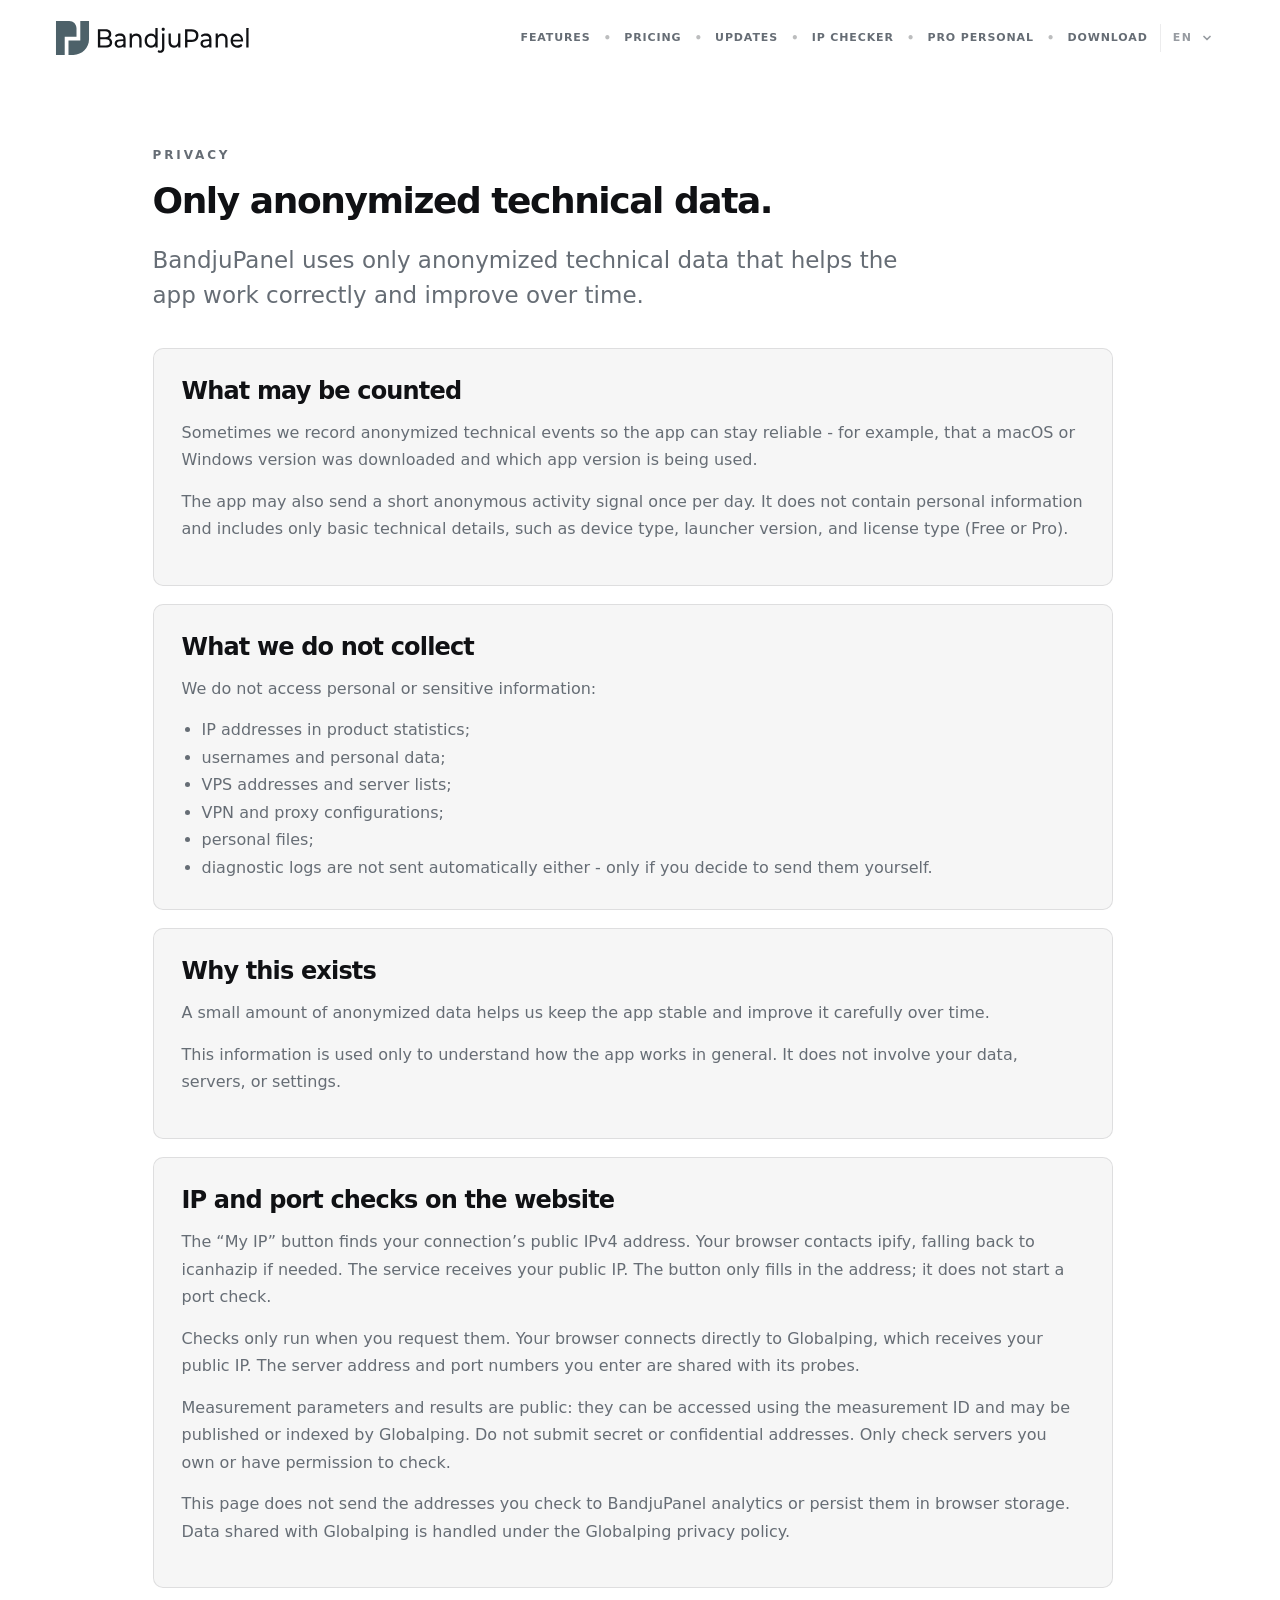
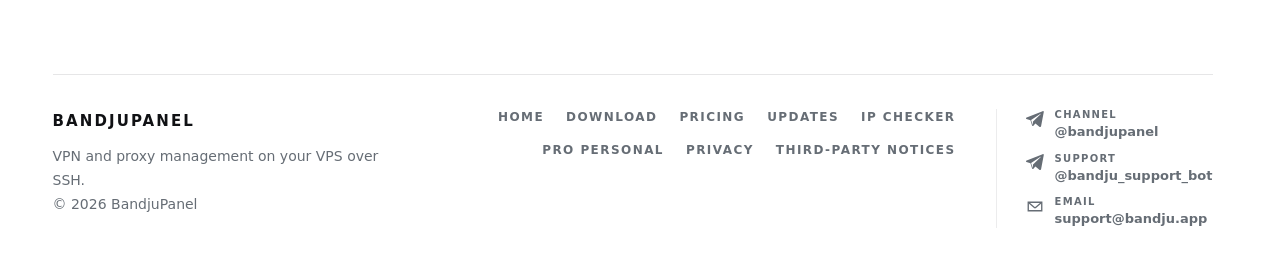
<file: en/privacy/index.html>
<!DOCTYPE html>
<html lang="en">
  <head>
    <meta charset="utf-8">
  <meta name="viewport" content="width=device-width, initial-scale=1">
  <title>Privacy - BandjuPanel</title>
  <meta name="description" content="A short note on the minimal anonymized technical data used by BandjuPanel.">
  <meta name="theme-color" content="#ffffff">
  <link rel="canonical" href="https://bandju.app/en/privacy/">
  <link rel="alternate" hreflang="ru" href="https://bandju.app/privacy/">
  <link rel="alternate" hreflang="en" href="https://bandju.app/en/privacy/">
  <link rel="alternate" hreflang="x-default" href="https://bandju.app/privacy/">
  <link rel="icon" type="image/svg+xml" href="/assets/brand/fav-bandju.svg">
  <meta property="og:type" content="website">
  <meta property="og:site_name" content="BandjuPanel">
  <meta property="og:locale" content="en_US">
  <meta property="og:locale:alternate" content="ru_RU">
  <meta property="og:title" content="Privacy - BandjuPanel">
  <meta property="og:description" content="A short note on the minimal anonymized technical data used by BandjuPanel.">
  <meta property="og:url" content="https://bandju.app/en/privacy/">
  <meta property="og:image" content="https://bandju.app/assets/ogimage.jpg">
  <meta name="twitter:card" content="summary_large_image">
    <link rel="stylesheet" href="/assets/site.css?v=98cfa1f506">
  </head>
  <body class="site-page site-privacy site-lang-en">
    <main class="page">
      <!-- shared-header:start --><div class="header-shell">
  <header class="header">
    <a class="brand" href="/en/" aria-label="BandjuPanel">
      <img src="/assets/brand/logo-bandju.svg" alt="BandjuPanel" width="200" height="29">
    </a>
    <div class="header-actions">
      <nav class="menu" id="site-menu" aria-label="Main menu">
        <a class="menu-link" href="/en/#features">Features</a>
        <span class="menu-divider" aria-hidden="true">•</span>
        <a class="menu-link" href="/en/#pricing">Pricing</a>
        <span class="menu-divider" aria-hidden="true">•</span>
        <a class="menu-link" href="/en/changelog/">Updates</a>
        <span class="menu-divider" aria-hidden="true">•</span>
        <a class="menu-link" href="/en/check-ip/">IP checker</a>
        <span class="menu-divider" aria-hidden="true">•</span>
        <a class="menu-link" href="/en/pro/">Pro Personal</a>
        <span class="menu-divider" aria-hidden="true">•</span>
        <a class="menu-link" href="/en/download/">Download</a>
      </nav>
      <div class="lang-switch" role="group" aria-label="Language switcher">
        <button class="lang-trigger" type="button" aria-haspopup="true" aria-expanded="false" aria-controls="lang-menu">
          <span data-lang-current>EN</span>
          <span class="lang-trigger-icon" aria-hidden="true">
            <svg viewBox="0 0 12 12" fill="none">
              <path d="M3 4.5 6 7.5 9 4.5"></path>
            </svg>
          </span>
        </button>
        <div class="lang-menu" id="lang-menu" role="menu" aria-label="Select language">
          <a class="lang-option" href="/privacy/" role="menuitemradio" aria-checked="false" hreflang="ru">
              <span>Русский</span>
              <span class="lang-option-check" aria-hidden="true">✓</span>
            </a><a class="lang-option is-active" href="/en/privacy/" role="menuitemradio" aria-checked="true" hreflang="en">
              <span>English</span>
              <span class="lang-option-check" aria-hidden="true">✓</span>
            </a>
        </div>
      </div>
      <button class="menu-toggle" type="button" aria-controls="site-menu" aria-label="Open menu" aria-expanded="false">
        <span aria-hidden="true"></span>
        <span aria-hidden="true"></span>
        <span aria-hidden="true"></span>
      </button>
    </div>
  </header>
</div>
<!-- shared-header:end -->
      

    <section class="content">
      <p class="eyebrow">Privacy</p>
      <h1>Only anonymized technical data.</h1>
      <p class="lead">
        BandjuPanel uses only anonymized technical data that helps the app work correctly and improve over time.
      </p>

      <article class="card">
        <h2>What may be counted</h2>
        <p>Sometimes we record anonymized technical events so the app can stay reliable - for example, that a macOS or Windows version was downloaded and which app version is being used.</p>
        <p>The app may also send a short anonymous activity signal once per day. It does not contain personal information and includes only basic technical details, such as device type, launcher version, and license type (Free or Pro).</p>
      </article>

      <article class="card">
        <h2>What we do not collect</h2>
        <p>We do not access personal or sensitive information:</p>
        <ul>
          <li>IP addresses in product statistics;</li>
          <li>usernames and personal data;</li>
          <li>VPS addresses and server lists;</li>
          <li>VPN and proxy configurations;</li>
          <li>personal files;</li>
          <li>diagnostic logs are not sent automatically either - only if you decide to send them yourself.</li>
        </ul>
      </article>

      <article class="card">
        <h2>Why this exists</h2>
        <p>A small amount of anonymized data helps us keep the app stable and improve it carefully over time.</p>
        <p>This information is used only to understand how the app works in general. It does not involve your data, servers, or settings.</p>
      </article>
      <article class="card">
        <h2>IP and port checks on the website</h2>
        <p>The “My IP” button finds your connection’s public IPv4 address. Your browser contacts ipify, falling back to icanhazip if needed. The service receives your public IP. The button only fills in the address; it does not start a port check.</p>
        <p>Checks only run when you request them. Your browser connects directly to Globalping, which receives your public IP. The server address and port numbers you enter are shared with its probes.</p>
        <p>Measurement parameters and results are public: they can be accessed using the measurement ID and may be published or indexed by Globalping. Do not submit secret or confidential addresses. Only check servers you own or have permission to check.</p>
        <p>This page does not send the addresses you check to BandjuPanel analytics or persist them in browser storage. Data shared with Globalping is handled under the <a href="https://globalping.io/terms/privacy-policy" target="_blank" rel="noopener noreferrer">Globalping privacy policy</a>.</p>
      </article>
    </section>
      <!-- shared-footer:start --><footer class="site-footer">
  <div>
    <p class="footer-brand">BandjuPanel</p>
    <p class="footer-copy">VPN and proxy management on your VPS over SSH.</p>
    <p class="footer-meta">© 2026 BandjuPanel</p>
  </div>
  <nav class="footer-links" aria-label="Footer">
    <a class="footer-link" href="/en/">Home</a>
    <a class="footer-link" href="/en/download/">Download</a>
    <a class="footer-link" href="/en/#pricing">Pricing</a>
    <a class="footer-link" href="/en/changelog/">Updates</a>
    <a class="footer-link" href="/en/check-ip/">IP checker</a>
    <a class="footer-link" href="/en/pro/">Pro Personal</a>
    <a class="footer-link" href="/en/privacy/">Privacy</a>
    <a class="footer-link" href="https://github.com/bandju/bandju-panel-releases/blob/main/THIRD_PARTY_NOTICES.md" target="_blank" rel="noreferrer noopener">Third-party notices</a>
  </nav>
  <div class="footer-contact">
    <a class="footer-contact-link" href="https://t.me/bandjupanel" target="_blank" rel="noreferrer noopener" aria-label="Telegram channel">
      <span class="footer-icon-link" aria-hidden="true">
        <svg xmlns="http://www.w3.org/2000/svg" width="18" height="17" fill="none" viewBox="0 0 18 17" aria-hidden="true" focusable="false">
          <path fill="currentColor" d="M16.62.131.67 6.59C-.201 6.857-.173 7.778.473 8l3.996 1.334 1.526 5.012c.186.55.334.756.655.76.333 0 .461-.125.808-.452.406-.408 1.023-1.049 2.001-2.064l4.16 3.29c.764.451 1.316.217 1.507-.76l2.606-13.79c.28-1.199-.379-1.555-1.11-1.2ZM5.095 9.028l9.086-6.096c.445-.321.587.038.386.285L7.026 10.47l-.387 3.62-1.544-5.06Z"></path>
        </svg>
      </span>
      <span class="footer-contact-copy">
        <span class="footer-contact-label">Channel</span>
        <span class="footer-contact-value">@bandjupanel</span>
      </span>
    </a>
    <a class="footer-contact-link" href="https://t.me/bandju_support_bot" target="_blank" rel="noreferrer noopener" aria-label="Telegram support">
      <span class="footer-icon-link" aria-hidden="true">
        <svg xmlns="http://www.w3.org/2000/svg" width="18" height="17" fill="none" viewBox="0 0 18 17" aria-hidden="true" focusable="false">
          <path fill="currentColor" d="M16.62.131.67 6.59C-.201 6.857-.173 7.778.473 8l3.996 1.334 1.526 5.012c.186.55.334.756.655.76.333 0 .461-.125.808-.452.406-.408 1.023-1.049 2.001-2.064l4.16 3.29c.764.451 1.316.217 1.507-.76l2.606-13.79c.28-1.199-.379-1.555-1.11-1.2ZM5.095 9.028l9.086-6.096c.445-.321.587.038.386.285L7.026 10.47l-.387 3.62-1.544-5.06Z"></path>
        </svg>
      </span>
      <span class="footer-contact-copy">
        <span class="footer-contact-label">Support</span>
        <span class="footer-contact-value">@bandju_support_bot</span>
      </span>
    </a>
    <a class="footer-contact-link" href="mailto:support@bandju.app" target="_blank" rel="noreferrer noopener" aria-label="Email">
      <span class="footer-icon-link" aria-hidden="true">
        <svg xmlns="http://www.w3.org/2000/svg" width="18" height="17" fill="none" viewBox="0 0 18 17" aria-hidden="true" focusable="false">
          <path d="M2.25 4.25h13.5v8.5H2.25z" stroke="currentColor" stroke-width="1.35" rx="1.8"></path>
          <path d="m3.4 5.35 5.02 4.11a.9.9 0 0 0 1.16 0l5.02-4.11" stroke="currentColor" stroke-width="1.35" stroke-linecap="round" stroke-linejoin="round"></path>
        </svg>
      </span>
      <span class="footer-contact-copy">
        <span class="footer-contact-label">Email</span>
        <span class="footer-contact-value">support@bandju.app</span>
      </span>
    </a>
  </div>
</footer>
<!-- shared-footer:end -->
    </main>
    <script>
    (() => {
      const languages = {
        ru: { label: 'RU', menuLabel: 'Русский', path: '/privacy/' },
        en: { label: 'EN', menuLabel: 'English', path: '/en/privacy/' }
      };

      const headerShell = document.querySelector('.header-shell');
      const header = document.querySelector('.header');
      const langSwitch = document.querySelector('.lang-switch');
      const langTrigger = document.querySelector('.lang-trigger');
      const langMenu = document.getElementById('lang-menu');
      const langCurrent = document.querySelector('[data-lang-current]');
      const menuToggle = document.querySelector('.menu-toggle');
      const siteMenu = document.querySelector('.menu');
      const activeLanguage = document.documentElement.lang === 'en' ? 'en' : 'ru';

      const normalizePath = (path) => (path.endsWith('/') ? path : `${path}/`);

      const syncHeaderShellHeight = () => {
        if (!headerShell || !header) return;
        headerShell.style.height = `${header.offsetHeight}px`;
      };

      const setLanguageMenuOpen = (isOpen) => {
        if (!langTrigger || !langMenu) return;
        langTrigger.classList.toggle('is-open', isOpen);
        langTrigger.setAttribute('aria-expanded', isOpen ? 'true' : 'false');
        langMenu.classList.toggle('is-open', isOpen);
      };

      const setSiteMenuOpen = (isOpen) => {
        if (!header || !menuToggle) return;
        header.classList.toggle('is-menu-open', isOpen);
        menuToggle.setAttribute('aria-expanded', isOpen ? 'true' : 'false');
        window.requestAnimationFrame(syncHeaderShellHeight);
      };

      const renderLanguageOptions = () => {
        if (!langMenu) return;
        langMenu.innerHTML = '';

        Object.entries(languages).forEach(([lang, dictionary]) => {
          const option = document.createElement('button');
          option.type = 'button';
          option.className = `lang-option${lang === activeLanguage ? ' is-active' : ''}`;
          option.setAttribute('role', 'menuitemradio');
          option.setAttribute('aria-checked', lang === activeLanguage ? 'true' : 'false');
          option.dataset.langOption = lang;
          option.innerHTML = `<span>${dictionary.menuLabel}</span><span class="lang-option-check" aria-hidden="true">✓</span>`;
          langMenu.appendChild(option);
        });
      };

      const navigateToLanguage = (language) => {
        const target = languages[language] || languages.ru;

        try {
          window.localStorage.setItem('bandju-site-lang', language);
        } catch (_) {}

        if (langCurrent) langCurrent.textContent = target.label;
        const targetUrl = `${target.path}${window.location.hash || ''}`;

        if (normalizePath(window.location.pathname) !== target.path) {
          window.location.href = targetUrl;
        }
      };

      renderLanguageOptions();

      if (header) {
        let stickyTicking = false;

        const updateStickyHeader = () => {
          header.classList.toggle('is-stuck', window.scrollY > 200);
        };

        syncHeaderShellHeight();
        updateStickyHeader();

        window.addEventListener('scroll', () => {
          if (stickyTicking) return;
          stickyTicking = true;
          window.requestAnimationFrame(() => {
            stickyTicking = false;
            updateStickyHeader();
          });
        }, { passive: true });

        window.addEventListener('resize', syncHeaderShellHeight, { passive: true });

        if (typeof ResizeObserver !== 'undefined') {
          const headerResizeObserver = new ResizeObserver(() => {
            syncHeaderShellHeight();
          });
          headerResizeObserver.observe(header);
        }
      }

      if (langTrigger && langMenu) {
        langTrigger.addEventListener('click', () => {
          setLanguageMenuOpen(!langMenu.classList.contains('is-open'));
          setSiteMenuOpen(false);
        });

        langMenu.addEventListener('click', (event) => {
          const option = event.target.closest('[data-lang-option]');
          if (!option) return;
          navigateToLanguage(option.dataset.langOption || 'ru');
          setLanguageMenuOpen(false);
        });

        document.addEventListener('click', (event) => {
          if (langSwitch && !langSwitch.contains(event.target)) {
            setLanguageMenuOpen(false);
          }
        });
      }

      if (menuToggle && siteMenu) {
        menuToggle.addEventListener('click', () => {
          setSiteMenuOpen(!header.classList.contains('is-menu-open'));
          setLanguageMenuOpen(false);
        });

        siteMenu.addEventListener('click', (event) => {
          if (event.target.closest('.menu-link')) {
            setSiteMenuOpen(false);
          }
        });

        document.addEventListener('click', (event) => {
          if (header && !header.contains(event.target)) {
            setSiteMenuOpen(false);
          }
        });
      }

      document.addEventListener('keydown', (event) => {
        if (event.key === 'Escape') {
          setLanguageMenuOpen(false);
          setSiteMenuOpen(false);
        }
      });
    })();
  </script>
  </body></html>
</file>
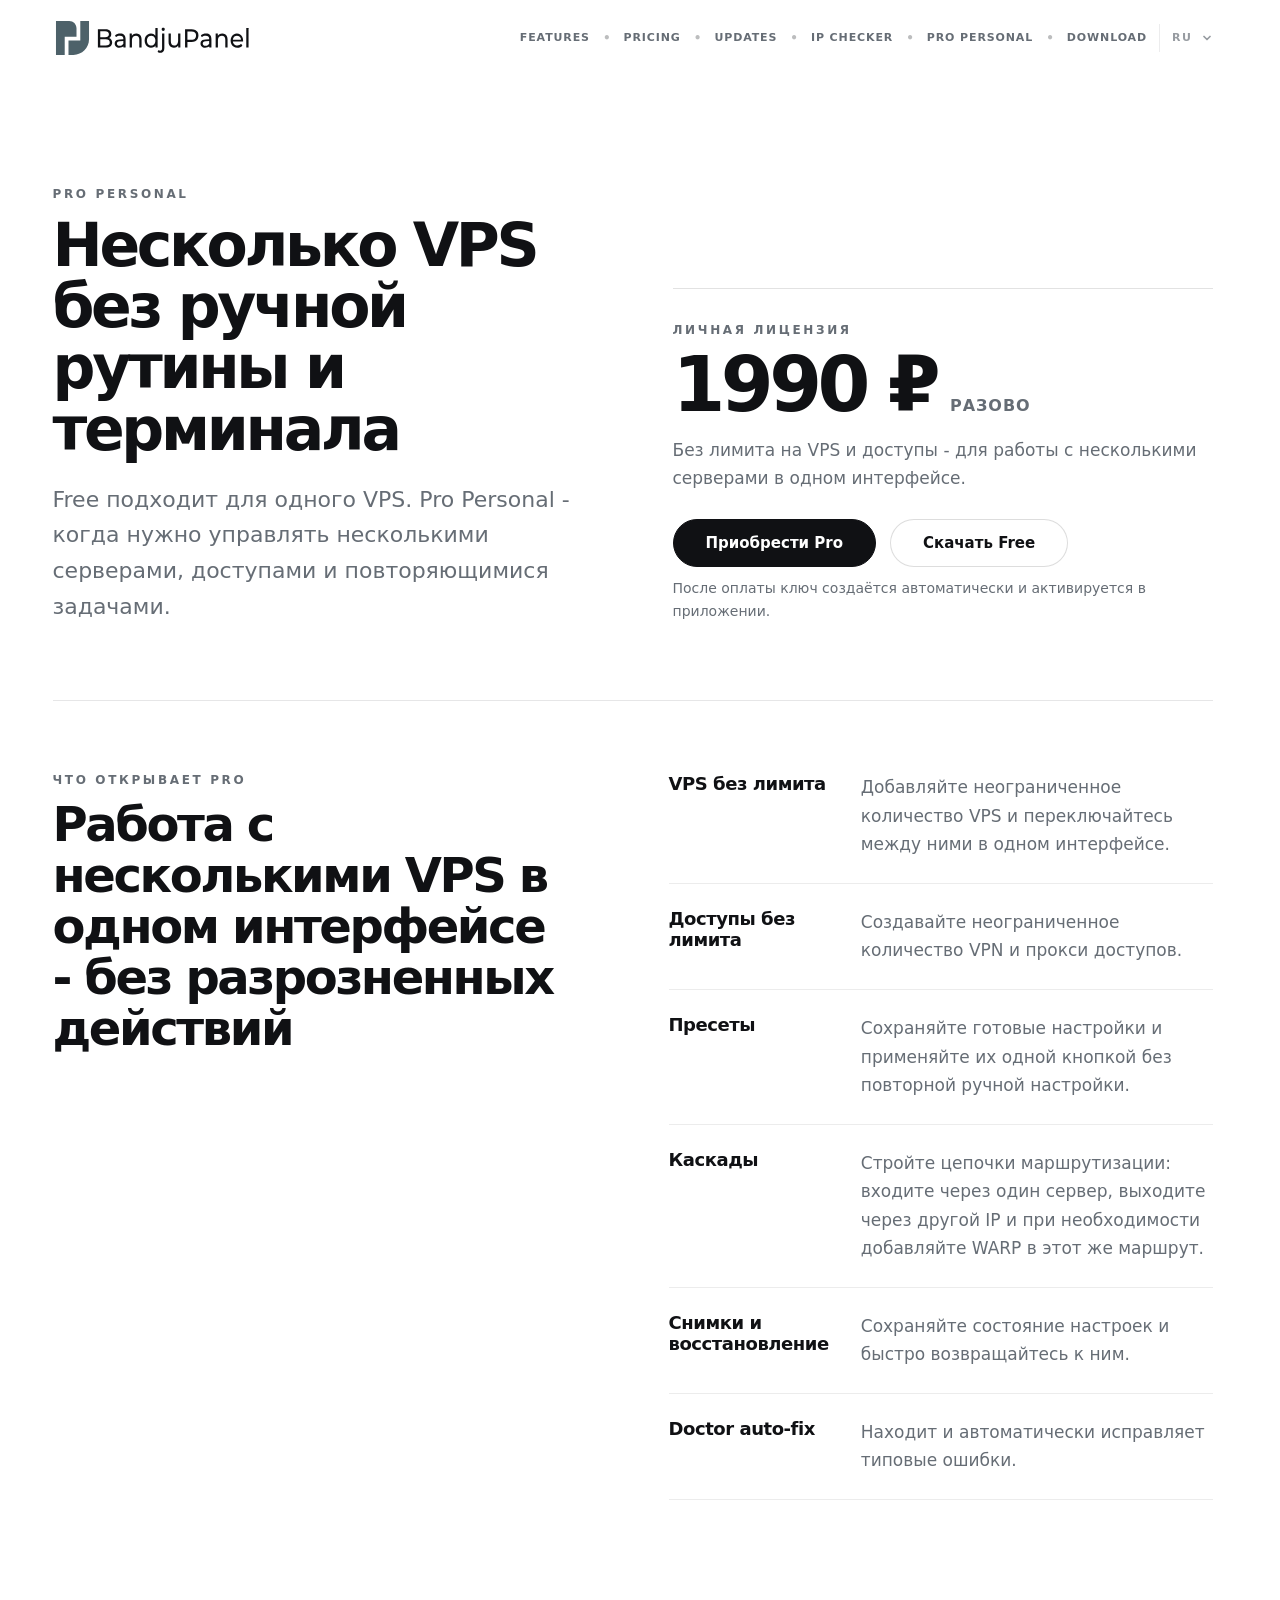
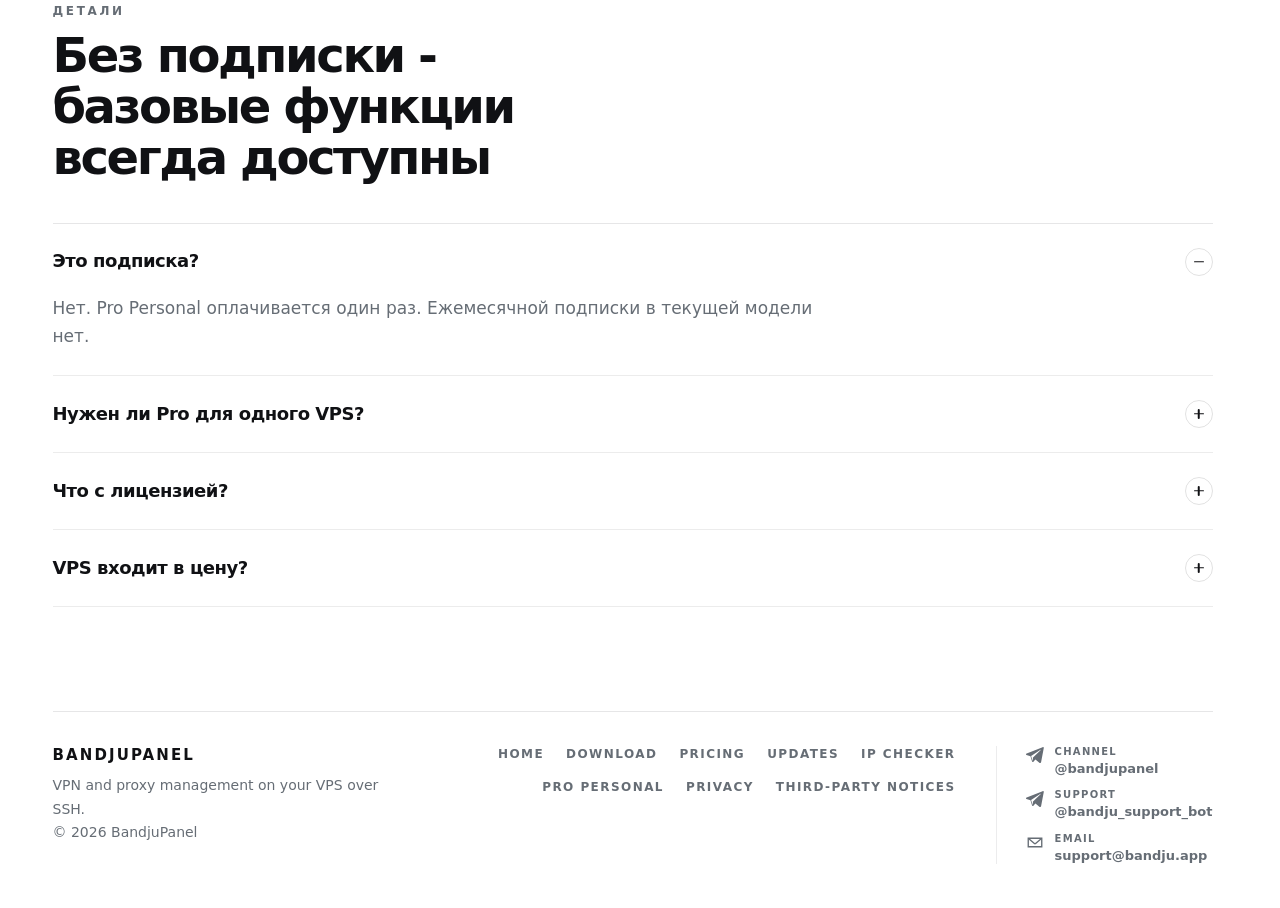
<file: en/pro/index.html>
<!DOCTYPE html>
<html lang="en">
  <head>
    <meta charset="utf-8">
  <meta name="viewport" content="width=device-width, initial-scale=1">
  <title>BandjuPanel Pro Personal - multiple VPS instances, no terminal required</title>
  <meta name="description" content="Pro Personal unlocks multiple VPS instances, unlimited access profiles, presets, cascades, snapshots, and Doctor auto-fix in BandjuPanel.">
  <meta name="theme-color" content="#ffffff">
  <link rel="canonical" href="https://bandju.app/en/pro/">
  <link rel="alternate" hreflang="ru" href="https://bandju.app/pro/">
  <link rel="alternate" hreflang="en" href="https://bandju.app/en/pro/">
  <link rel="alternate" hreflang="x-default" href="https://bandju.app/pro/">
  <link rel="icon" type="image/svg+xml" href="/assets/brand/fav-bandju.svg">
  <meta property="og:type" content="website">
  <meta property="og:site_name" content="BandjuPanel">
  <meta property="og:locale" content="en_US">
  <meta property="og:locale:alternate" content="ru_RU">
  <meta property="og:title" content="BandjuPanel Pro Personal - multiple VPS instances, no terminal required">
  <meta property="og:description" content="Multiple VPS instances, unlimited access profiles, presets, cascades, snapshots, and Doctor auto-fix in one interface.">
  <meta property="og:url" content="https://bandju.app/en/pro/">
  <meta property="og:image" content="https://bandju.app/assets/ogimage.jpg">
  <meta property="og:image:type" content="image/jpeg">
  <meta property="og:image:width" content="1200">
  <meta property="og:image:height" content="630">
  <meta property="og:image:alt" content="BandjuPanel">
  <meta name="twitter:card" content="summary_large_image">
  <meta name="twitter:title" content="BandjuPanel Pro Personal - multiple VPS instances, no terminal required">
  <meta name="twitter:description" content="Manage multiple VPS instances, access profiles, presets, and cascades in one interface.">
  <meta name="twitter:image" content="https://bandju.app/assets/ogimage.jpg">
  <meta name="twitter:image:alt" content="BandjuPanel">
    <link rel="stylesheet" href="/assets/site.css?v=98cfa1f506">
  </head>
  <body class="site-page site-pro site-lang-en">
    <main class="page">
      <!-- shared-header:start --><div class="header-shell">
  <header class="header">
    <a class="brand" href="/en/" aria-label="BandjuPanel">
      <img src="/assets/brand/logo-bandju.svg" alt="BandjuPanel" width="200" height="29">
    </a>
    <div class="header-actions">
      <nav class="menu" id="site-menu" aria-label="Main menu">
        <a class="menu-link" href="/en/#features">Features</a>
        <span class="menu-divider" aria-hidden="true">•</span>
        <a class="menu-link" href="/en/#pricing">Pricing</a>
        <span class="menu-divider" aria-hidden="true">•</span>
        <a class="menu-link" href="/en/changelog/">Updates</a>
        <span class="menu-divider" aria-hidden="true">•</span>
        <a class="menu-link" href="/en/check-ip/">IP checker</a>
        <span class="menu-divider" aria-hidden="true">•</span>
        <a class="menu-link" href="/en/pro/">Pro Personal</a>
        <span class="menu-divider" aria-hidden="true">•</span>
        <a class="menu-link" href="/en/download/">Download</a>
      </nav>
      <div class="lang-switch" role="group" aria-label="Language switcher">
        <button class="lang-trigger" type="button" aria-haspopup="true" aria-expanded="false" aria-controls="lang-menu">
          <span data-lang-current>EN</span>
          <span class="lang-trigger-icon" aria-hidden="true">
            <svg viewBox="0 0 12 12" fill="none">
              <path d="M3 4.5 6 7.5 9 4.5"></path>
            </svg>
          </span>
        </button>
        <div class="lang-menu" id="lang-menu" role="menu" aria-label="Select language">
          <a class="lang-option" href="/pro/" role="menuitemradio" aria-checked="false" hreflang="ru">
              <span>Русский</span>
              <span class="lang-option-check" aria-hidden="true">✓</span>
            </a><a class="lang-option is-active" href="/en/pro/" role="menuitemradio" aria-checked="true" hreflang="en">
              <span>English</span>
              <span class="lang-option-check" aria-hidden="true">✓</span>
            </a>
        </div>
      </div>
      <button class="menu-toggle" type="button" aria-controls="site-menu" aria-label="Open menu" aria-expanded="false">
        <span aria-hidden="true"></span>
        <span aria-hidden="true"></span>
        <span aria-hidden="true"></span>
      </button>
    </div>
  </header>
</div>
<!-- shared-header:end -->
      

    <section class="section hero" aria-labelledby="pro-title">
      <div>
        <p class="eyebrow" data-i18n="eyebrow">Pro Personal</p>
        <h1 id="pro-title" data-i18n="title">Multiple VPS instances without repetitive work or terminal use</h1>
        <p class="lead" data-i18n="lead">Free covers one VPS. Pro Personal is for managing multiple servers, access profiles, and repeated tasks.</p>
      </div>
      <div class="pro-panel">
        <p class="panel-kicker" data-i18n="panelKicker">Personal license</p>
        <p class="price-line">
          <span class="price" data-i18n="price">$29</span>
          <span class="period" data-i18n="period">one-time</span>
        </p>
        <p class="panel-copy" data-i18n="panelCopy">No VPS or access-profile limits for managing multiple servers in one interface.</p>
        <div class="button-row button-row--panel">
          <button class="button" type="button" data-open-checkout data-i18n="primaryCta">Get Pro</button>
          <a class="button button-subtle" href="/en/download/" data-i18n="secondaryCta">Download Free</a>
        </div>
        <div class="checkout-message" data-checkout-message hidden></div>
        <div class="checkout-result" data-checkout-result hidden>
          <p class="checkout-result-title" data-i18n="checkoutPaidTitle">Payment received</p>
          <p class="checkout-result-copy" data-i18n="checkoutPaidCopy">Copy the key and activate Pro in the app.</p>
          <div class="license-copy-row">
            <code data-license-key></code>
            <button class="copy-key-button" type="button" data-copy-license data-i18n="copyLicense">Copy</button>
            <button class="copy-key-button copy-key-button--subtle" type="button" data-hide-license data-i18n="hideLicense">Hide</button>
          </div>
        </div>
        <p class="panel-note" data-i18n="panelNote">After payment, the key is created automatically and activated in the app.</p>
      </div>
    </section>

    <div class="checkout-modal" data-checkout-modal hidden>
      <div class="checkout-modal__backdrop" data-close-checkout></div>
      <div class="checkout-modal__dialog" role="dialog" aria-modal="true" aria-labelledby="checkout-modal-title">
        <button class="checkout-modal__close" type="button" data-close-checkout aria-label="Close dialog">×</button>
        <p class="checkout-modal__kicker" data-i18n="checkoutModalKicker">Pro checkout</p>
        <h2 class="checkout-modal__title" id="checkout-modal-title" data-i18n="checkoutModalTitle">Enter your email and payment method</h2>
        <p class="checkout-modal__copy" data-i18n="checkoutModalCopy">Your email is used to create the license and send the key after payment.</p>
        <form class="checkout-modal__form" data-checkout-form method="post" action="https://license.bandju.app/payments/lava/checkout">
          <label class="checkout-label">
            <span data-i18n="checkoutEmailLabel">Email for the key</span>
            <input class="checkout-input" data-checkout-email name="email" type="email" autocomplete="email" placeholder="you@example.com" required>
          </label>
          <input type="hidden" data-checkout-option name="paymentOption">
          <input type="hidden" data-checkout-locale name="locale" value="en">
          <input type="hidden" data-checkout-return-url name="returnUrl" value="https://bandju.app/en/pro/">
          <label class="checkout-trap" aria-hidden="true">
            <span>Company</span>
            <input data-checkout-trap name="company" type="text" tabindex="-1" autocomplete="off">
          </label>
          <div class="checkout-methods">
            <p class="checkout-methods__label" data-i18n="checkoutMethodLabel">Payment method</p>
            <div class="checkout-options" data-checkout-options></div>
          </div>
          <div class="checkout-modal-message" data-checkout-modal-message hidden></div>
          <div class="button-row button-row--modal">
            <button class="button" type="submit" data-checkout-submit data-i18n="checkoutContinue">Continue to payment</button>
            <button class="button button-subtle" type="button" data-close-checkout data-i18n="checkoutCancel">Cancel</button>
          </div>
        </form>
      </div>
    </div>

    <section class="section content-grid" aria-labelledby="value-title">
      <div>
        <p class="section-kicker" data-i18n="valueKicker">What Pro unlocks</p>
        <h2 class="section-title" id="value-title" data-i18n="valueTitle">Manage multiple VPS instances in one interface, without separate manual steps.</h2>
      </div>
      <div class="value-list">
        <article class="value-item">
          <h3 class="value-title" data-i18n="value1Title">Unlimited VPS instances</h3>
          <p class="value-copy" data-i18n="value1Copy">Add as many VPS instances as you need and switch between them in one interface.</p>
        </article>
        <article class="value-item">
          <h3 class="value-title" data-i18n="value2Title">Unlimited access profiles</h3>
          <p class="value-copy" data-i18n="value2Copy">Create unlimited VPN and proxy access profiles.</p>
        </article>
        <article class="value-item">
          <h3 class="value-title" data-i18n="value3Title">Presets</h3>
          <p class="value-copy" data-i18n="value3Copy">Save ready-to-use settings and apply them with one click instead of repeating manual setup.</p>
        </article>
        <article class="value-item">
          <h3 class="value-title" data-i18n="value4Title">Cascades</h3>
          <p class="value-copy" data-i18n="value4Copy">Build routing chains: connect through one server, exit from another IP, and add WARP to the same route when needed.</p>
        </article>
        <article class="value-item">
          <h3 class="value-title" data-i18n="value5Title">Snapshots and restore</h3>
          <p class="value-copy" data-i18n="value5Copy">Save your settings state and restore it quickly.</p>
        </article>
        <article class="value-item">
          <h3 class="value-title" data-i18n="value6Title">Doctor auto-fix</h3>
          <p class="value-copy" data-i18n="value6Copy">Find and automatically fix common issues.</p>
        </article>
      </div>
    </section>

    <section class="section faq-section" aria-labelledby="faq-title">
      <p class="section-kicker" data-i18n="faqKicker">Details</p>
      <h2 class="section-title" id="faq-title" data-i18n="faqTitle">No subscription. Core features stay available.</h2>
      <div class="faq-list">
        <details class="faq-item" open>
          <summary class="faq-summary">
            <span data-i18n="faq1Title">Is it a subscription?</span>
            <span class="faq-toggle" aria-hidden="true"></span>
          </summary>
          <p class="faq-copy" data-i18n="faq1Copy">No. Pro Personal is a one-time purchase. The current model has no monthly subscription.</p>
        </details>
        <details class="faq-item">
          <summary class="faq-summary">
            <span data-i18n="faq2Title">Do I need Pro for one VPS?</span>
            <span class="faq-toggle" aria-hidden="true"></span>
          </summary>
          <p class="faq-copy" data-i18n="faq2Copy">No. Free remains available for one VPS, core services, diagnostics, and security updates.</p>
        </details>
        <details class="faq-item">
          <summary class="faq-summary">
            <span data-i18n="faq3Title">How does the license work?</span>
            <span class="faq-toggle" aria-hidden="true"></span>
          </summary>
          <p class="faq-copy" data-i18n="faq3Copy">Pro Personal is a personal license for one device. If you need to move it, support can unlink the previous device.</p>
        </details>
        <details class="faq-item">
          <summary class="faq-summary">
            <span data-i18n="faq4Title">Is a VPS included?</span>
            <span class="faq-toggle" aria-hidden="true"></span>
          </summary>
          <p class="faq-copy" data-i18n="faq4Copy">No. You pay your VPS provider separately. BandjuPanel manages the VPS you add yourself.</p>
        </details>
      </div>
    </section>
      <!-- shared-footer:start --><footer class="site-footer">
  <div>
    <p class="footer-brand">BandjuPanel</p>
    <p class="footer-copy">VPN and proxy management on your VPS over SSH.</p>
    <p class="footer-meta">© 2026 BandjuPanel</p>
  </div>
  <nav class="footer-links" aria-label="Footer">
    <a class="footer-link" href="/en/">Home</a>
    <a class="footer-link" href="/en/download/">Download</a>
    <a class="footer-link" href="/en/#pricing">Pricing</a>
    <a class="footer-link" href="/en/changelog/">Updates</a>
    <a class="footer-link" href="/en/check-ip/">IP checker</a>
    <a class="footer-link" href="/en/pro/">Pro Personal</a>
    <a class="footer-link" href="/en/privacy/">Privacy</a>
    <a class="footer-link" href="https://github.com/bandju/bandju-panel-releases/blob/main/THIRD_PARTY_NOTICES.md" target="_blank" rel="noreferrer noopener">Third-party notices</a>
  </nav>
  <div class="footer-contact">
    <a class="footer-contact-link" href="https://t.me/bandjupanel" target="_blank" rel="noreferrer noopener" aria-label="Telegram channel">
      <span class="footer-icon-link" aria-hidden="true">
        <svg xmlns="http://www.w3.org/2000/svg" width="18" height="17" fill="none" viewBox="0 0 18 17" aria-hidden="true" focusable="false">
          <path fill="currentColor" d="M16.62.131.67 6.59C-.201 6.857-.173 7.778.473 8l3.996 1.334 1.526 5.012c.186.55.334.756.655.76.333 0 .461-.125.808-.452.406-.408 1.023-1.049 2.001-2.064l4.16 3.29c.764.451 1.316.217 1.507-.76l2.606-13.79c.28-1.199-.379-1.555-1.11-1.2ZM5.095 9.028l9.086-6.096c.445-.321.587.038.386.285L7.026 10.47l-.387 3.62-1.544-5.06Z"></path>
        </svg>
      </span>
      <span class="footer-contact-copy">
        <span class="footer-contact-label">Channel</span>
        <span class="footer-contact-value">@bandjupanel</span>
      </span>
    </a>
    <a class="footer-contact-link" href="https://t.me/bandju_support_bot" target="_blank" rel="noreferrer noopener" aria-label="Telegram support">
      <span class="footer-icon-link" aria-hidden="true">
        <svg xmlns="http://www.w3.org/2000/svg" width="18" height="17" fill="none" viewBox="0 0 18 17" aria-hidden="true" focusable="false">
          <path fill="currentColor" d="M16.62.131.67 6.59C-.201 6.857-.173 7.778.473 8l3.996 1.334 1.526 5.012c.186.55.334.756.655.76.333 0 .461-.125.808-.452.406-.408 1.023-1.049 2.001-2.064l4.16 3.29c.764.451 1.316.217 1.507-.76l2.606-13.79c.28-1.199-.379-1.555-1.11-1.2ZM5.095 9.028l9.086-6.096c.445-.321.587.038.386.285L7.026 10.47l-.387 3.62-1.544-5.06Z"></path>
        </svg>
      </span>
      <span class="footer-contact-copy">
        <span class="footer-contact-label">Support</span>
        <span class="footer-contact-value">@bandju_support_bot</span>
      </span>
    </a>
    <a class="footer-contact-link" href="mailto:support@bandju.app" target="_blank" rel="noreferrer noopener" aria-label="Email">
      <span class="footer-icon-link" aria-hidden="true">
        <svg xmlns="http://www.w3.org/2000/svg" width="18" height="17" fill="none" viewBox="0 0 18 17" aria-hidden="true" focusable="false">
          <path d="M2.25 4.25h13.5v8.5H2.25z" stroke="currentColor" stroke-width="1.35" rx="1.8"></path>
          <path d="m3.4 5.35 5.02 4.11a.9.9 0 0 0 1.16 0l5.02-4.11" stroke="currentColor" stroke-width="1.35" stroke-linecap="round" stroke-linejoin="round"></path>
        </svg>
      </span>
      <span class="footer-contact-copy">
        <span class="footer-contact-label">Email</span>
        <span class="footer-contact-value">support@bandju.app</span>
      </span>
    </a>
  </div>
</footer>
<!-- shared-footer:end -->
    </main>
    <script>
    (() => {
      const translations = {
        ru: {
          label: 'RU',
          menuLabel: 'Русский',
          htmlLang: 'ru',
          titleText: 'BandjuPanel Pro Personal — несколько VPS без терминала',
          description: 'Pro Personal открывает управление несколькими VPS, доступы без лимита, пресеты, каскады, снимки и Doctor auto-fix в BandjuPanel.',
          menuFeatures: 'Возможности',
          menuHow: 'Как это работает',
          menuDownload: 'Скачать',
          menuPricing: 'Тарифы',
          menuPro: 'Pro Personal',
          footerHome: 'Главная',
          eyebrow: 'Pro Personal',
          title: 'Несколько VPS без ручной рутины и терминала',
          lead: 'Free подходит для одного VPS. Pro Personal - когда нужно управлять несколькими серверами, доступами и повторяющимися задачами.',
          panelKicker: 'Личная лицензия',
          price: '1990 ₽',
          period: 'разово',
          panelCopy: 'Без лимита на VPS и доступы - для работы с несколькими серверами в одном интерфейсе.',
          primaryCta: 'Приобрести Pro',
          secondaryCta: 'Скачать Free',
          checkoutModalKicker: 'Оплата Pro',
          checkoutModalTitle: 'Укажите email и способ оплаты',
          checkoutModalCopy: 'Email нужен для создания лицензии и отправки ключа после оплаты.',
          checkoutEmailLabel: 'Email для ключа',
          checkoutMethodLabel: 'Способ оплаты',
          checkoutContinue: 'Перейти к оплате',
          checkoutCancel: 'Отмена',
          checkoutMethodCard: 'Банковская карта',
          checkoutMethodCardCopy: 'Оплата картой в рублях через защищённую форму Lava.',
          checkoutMethodSbp: 'СБП',
          checkoutMethodSbpCopy: 'Оплата через Систему быстрых платежей в рублях.',
          checkoutMethodSbpNotice: 'При оплате через СБП могут возникать временные трудности на стороне эквайера. Если оплата не проходит, воспользуйтесь другим способом оплаты.',
          checkoutMethodPaypal: 'PayPal',
          checkoutMethodPaypalCopy: 'Оплата через PayPal в долларах США.',
          checkoutMethodPix: 'Pix',
          checkoutMethodPixCopy: 'Мгновенная оплата в долларах США для покупателей из Бразилии.',
          checkoutEmailError: 'Укажите корректный email для получения лицензии.',
          checkoutStarting: 'Создаём безопасную ссылку на оплату...',
          checkoutOpening: 'Открываем оплату в новой вкладке...',
          checkoutOpened: 'Оплата открыта в соседней вкладке. После оплаты ключ появится здесь и придёт на email.',
          checkoutPopupBlocked: 'Браузер заблокировал новую вкладку оплаты. Разрешите всплывающие окна и попробуйте ещё раз.',
          checkoutError: 'Не удалось создать оплату. Попробуйте ещё раз или напишите в Telegram.',
          checkoutPending: 'Заказ создан. После оплаты вернитесь на эту страницу, чтобы получить ключ.',
          checkoutPaidTitle: 'Оплата получена',
          checkoutPaidCopy: 'Скопируйте ключ и активируйте Pro в приложении.',
          copyLicense: 'Скопировать',
          hideLicense: 'Скрыть',
          copiedLicense: 'Скопировано',
          panelNote: 'После оплаты ключ создаётся автоматически и активируется в приложении.',
          valueKicker: 'Что открывает Pro',
          valueTitle: 'Работа с несколькими VPS в одном интерфейсе - без разрозненных действий',
          value1Title: 'VPS без лимита',
          value1Copy: 'Добавляйте неограниченное количество VPS и переключайтесь между ними в одном интерфейсе.',
          value2Title: 'Доступы без лимита',
          value2Copy: 'Создавайте неограниченное количество VPN и прокси доступов.',
          value3Title: 'Пресеты',
          value3Copy: 'Сохраняйте готовые настройки и применяйте их одной кнопкой без повторной ручной настройки.',
          value4Title: 'Каскады',
          value4Copy: 'Стройте цепочки маршрутизации: входите через один сервер, выходите через другой IP и при необходимости добавляйте WARP в этот же маршрут.',
          value5Title: 'Снимки и восстановление',
          value5Copy: 'Сохраняйте состояние настроек и быстро возвращайтесь к ним.',
          value6Title: 'Doctor auto-fix',
          value6Copy: 'Находит и автоматически исправляет типовые ошибки.',
          faqKicker: 'Детали',
          faqTitle: 'Без подписки - базовые функции всегда доступны',
          faq1Title: 'Это подписка?',
          faq1Copy: 'Нет. Pro Personal оплачивается один раз. Ежемесячной подписки в текущей модели нет.',
          faq2Title: 'Нужен ли Pro для одного VPS?',
          faq2Copy: 'Нет. Free остается для одного VPS, базовых сервисов, диагностики и обновлений безопасности.',
          faq3Title: 'Что с лицензией?',
          faq3Copy: 'Pro Personal — личная лицензия для одного устройства. Если понадобится перенос, устройство можно будет отвязать через поддержку.',
          faq4Title: 'VPS входит в цену?',
          faq4Copy: 'Нет. Сервер оплачивается отдельно у вашего VPS-провайдера. BandjuPanel управляет тем VPS, который вы подключаете сами.',
          footerCopy: 'Управление VPN и proxy на своем VPS через SSH.'
        },
        en: {
          label: 'EN',
          menuLabel: 'English',
          htmlLang: 'en',
          titleText: 'BandjuPanel Pro Personal - multiple VPS instances, no terminal required',
          description: 'Pro Personal unlocks multiple VPS instances, unlimited access profiles, presets, cascades, snapshots, and Doctor auto-fix in BandjuPanel.',
          menuFeatures: 'Features',
          menuHow: 'How it works',
          menuDownload: 'Download',
          menuPricing: 'Pricing',
          menuPro: 'Pro Personal',
          footerHome: 'Home',
          eyebrow: 'Pro Personal',
          title: 'Multiple VPS instances without repetitive work or terminal use',
          lead: 'Free covers one VPS. Pro Personal is for managing multiple servers, access profiles, and repeated tasks.',
          panelKicker: 'Personal license',
          price: '$29',
          period: 'one-time',
          panelCopy: 'No VPS or access-profile limits for managing multiple servers in one interface.',
          primaryCta: 'Get Pro',
          secondaryCta: 'Download Free',
          checkoutModalKicker: 'Pro checkout',
          checkoutModalTitle: 'Enter your email and payment method',
          checkoutModalCopy: 'Your email is used to create the license and send the key after payment.',
          checkoutEmailLabel: 'Email for the key',
          checkoutMethodLabel: 'Payment method',
          checkoutContinue: 'Continue to payment',
          checkoutCancel: 'Cancel',
          checkoutMethodCard: 'Bank card',
          checkoutMethodCardCopy: 'Pay in USD with a secure card form powered by Lava.',
          checkoutMethodSbp: 'SBP',
          checkoutMethodSbpCopy: 'Pay in RUB through the Russian Faster Payments System.',
          checkoutMethodSbpNotice: 'Temporary issues may occur with SBP payments on the acquirer side. If payment does not go through, use another payment method.',
          checkoutMethodPaypal: 'PayPal',
          checkoutMethodPaypalCopy: 'Pay in USD with your PayPal account.',
          checkoutMethodPix: 'Pix',
          checkoutMethodPixCopy: 'Instant USD payment option for buyers in Brazil.',
          checkoutEmailError: 'Enter a valid email address for the license key.',
          checkoutStarting: 'Creating a secure payment link...',
          checkoutOpening: 'Opening payment in a new tab...',
          checkoutOpened: 'Payment is open in the next tab. After payment, the key will appear here and also arrive by email.',
          checkoutPopupBlocked: 'The browser blocked the payment tab. Allow pop-ups for this site and try again.',
          checkoutError: 'Could not start checkout. Try again or contact us on Telegram.',
          checkoutPending: 'Order created. After payment, return to this page to get your key.',
          checkoutPaidTitle: 'Payment received',
          checkoutPaidCopy: 'Copy the key and activate Pro in the app.',
          copyLicense: 'Copy',
          hideLicense: 'Hide',
          copiedLicense: 'Copied',
          panelNote: 'After payment, the key is created automatically and activated in the app.',
          valueKicker: 'What Pro unlocks',
          valueTitle: 'Manage multiple VPS instances in one interface, without separate manual steps.',
          value1Title: 'Unlimited VPS instances',
          value1Copy: 'Add as many VPS instances as you need and switch between them in one interface.',
          value2Title: 'Unlimited access profiles',
          value2Copy: 'Create unlimited VPN and proxy access profiles.',
          value3Title: 'Presets',
          value3Copy: 'Save ready-to-use settings and apply them with one click instead of repeating manual setup.',
          value4Title: 'Cascades',
          value4Copy: 'Build routing chains: connect through one server, exit from another IP, and add WARP to the same route when needed.',
          value5Title: 'Snapshots and restore',
          value5Copy: 'Save your settings state and restore it quickly.',
          value6Title: 'Doctor auto-fix',
          value6Copy: 'Find and automatically fix common issues.',
          faqKicker: 'Details',
          faqTitle: 'No subscription. Core features stay available.',
          faq1Title: 'Is it a subscription?',
          faq1Copy: 'No. Pro Personal is a one-time purchase. The current model has no monthly subscription.',
          faq2Title: 'Do I need Pro for one VPS?',
          faq2Copy: 'No. Free remains available for one VPS, core services, diagnostics, and security updates.',
          faq3Title: 'How does the license work?',
          faq3Copy: 'Pro Personal is a personal license for one device. If you need to move it, support can unlink the previous device.',
          faq4Title: 'Is a VPS included?',
          faq4Copy: 'No. You pay your VPS provider separately. BandjuPanel manages the VPS you add yourself.',
          footerCopy: 'VPN and proxy management on your VPS over SSH.'
        }
      };

      const titleElement = document.querySelector('title');
      const descriptionElement = document.querySelector('meta[name="description"]');
      const translatableNodes = document.querySelectorAll('[data-i18n]');
      const headerShell = document.querySelector('.header-shell');
      const header = document.querySelector('.header');
      const langTrigger = document.querySelector('.lang-trigger');
      const langMenu = document.getElementById('lang-menu');
      const langCurrent = document.querySelector('[data-lang-current]');
      const menuToggle = document.querySelector('.menu-toggle');
      const siteMenu = document.querySelector('.menu');
      const faqItems = document.querySelectorAll('.faq-item');
      const checkoutModal = document.querySelector('[data-checkout-modal]');
      const checkoutForm = document.querySelector('[data-checkout-form]');
      const checkoutEmailInput = document.querySelector('[data-checkout-email]');
      const checkoutOptionInput = document.querySelector('[data-checkout-option]');
      const checkoutLocaleInput = document.querySelector('[data-checkout-locale]');
      const checkoutReturnUrlInput = document.querySelector('[data-checkout-return-url]');
      const checkoutTrapInput = document.querySelector('[data-checkout-trap]');
      const checkoutOptionsNode = document.querySelector('[data-checkout-options]');
      const checkoutSubmit = document.querySelector('[data-checkout-submit]');
      const checkoutOpenButton = document.querySelector('[data-open-checkout]');
      const checkoutCloseButtons = document.querySelectorAll('[data-close-checkout]');
      const checkoutModalMessage = document.querySelector('[data-checkout-modal-message]');
      const checkoutMessage = document.querySelector('[data-checkout-message]');
      const checkoutResult = document.querySelector('[data-checkout-result]');
      const licenseKeyNode = document.querySelector('[data-license-key]');
      const copyLicenseButton = document.querySelector('[data-copy-license]');
      const hideLicenseButton = document.querySelector('[data-hide-license]');
      const checkoutStorageKey = 'bandju-lava-checkout';
      const checkoutEmailStorageKey = 'bandju-checkout-email';
      const checkoutOptionStorageKey = 'bandju-checkout-option';
      const checkoutTokenUrl = 'https://license.bandju.app/api/payments/lava/checkout-token';
      const checkoutStatusUrl = 'https://license.bandju.app/api/payments/lava/order-status';
      const checkoutMessageOrigin = 'https://license.bandju.app';
      const checkoutWindowName = 'bandju-payment';
      const checkoutRevealDurationMs = 24 * 60 * 60 * 1000;
      const checkoutHandoffTimeoutMs = 12000;
      let currentLanguage = 'ru';
      let checkoutHandoffTimer = 0;

      const normalizeLang = (value) => (value === 'en' ? 'en' : 'ru');

      const renderLanguageOptions = (activeLang) => {
        if (!langMenu) return;
        langMenu.innerHTML = '';

        Object.entries(translations).forEach(([lang, dictionary]) => {
          const option = document.createElement('button');
          option.type = 'button';
          option.className = `lang-option${lang === activeLang ? ' is-active' : ''}`;
          option.setAttribute('role', 'menuitemradio');
          option.setAttribute('aria-checked', lang === activeLang ? 'true' : 'false');
          option.dataset.langOption = lang;
          option.innerHTML = `<span>${dictionary.menuLabel}</span><span class="lang-option-check" aria-hidden="true">✓</span>`;
          langMenu.appendChild(option);
        });
      };

      const setMenuOpen = (isOpen) => {
        if (!langTrigger || !langMenu) return;
        langTrigger.classList.toggle('is-open', isOpen);
        langTrigger.setAttribute('aria-expanded', isOpen ? 'true' : 'false');
        langMenu.classList.toggle('is-open', isOpen);
      };

      const setSiteMenuOpen = (isOpen) => {
        if (!header || !menuToggle) return;
        header.classList.toggle('is-menu-open', isOpen);
        menuToggle.setAttribute('aria-expanded', isOpen ? 'true' : 'false');
        window.requestAnimationFrame(syncHeaderShellHeight);
      };

      const syncHeaderShellHeight = () => {
        if (!headerShell || !header) return;
        headerShell.style.height = `${header.offsetHeight}px`;
      };

      const applyLanguage = (language, syncUrl = true) => {
        const lang = normalizeLang(language);
        const dictionary = translations[lang];
        currentLanguage = lang;

        document.documentElement.lang = dictionary.htmlLang;
        if (titleElement) titleElement.textContent = dictionary.titleText;
        if (descriptionElement) descriptionElement.setAttribute('content', dictionary.description);
        if (langCurrent) langCurrent.textContent = dictionary.label;

        translatableNodes.forEach((node) => {
          const key = node.getAttribute('data-i18n');
          if (key && dictionary[key]) {
            node.textContent = dictionary[key];
          }
        });

        renderLanguageOptions(lang);
        renderCheckoutOptions();

        try {
          window.localStorage.setItem('bandju-site-lang', lang);
        } catch (_) {}

        if (syncUrl) {
          const url = new URL(window.location.href);
          if (lang === 'ru') {
            url.searchParams.delete('lang');
          } else {
            url.searchParams.set('lang', lang);
          }
          window.history.replaceState({}, '', url);
        }

        window.requestAnimationFrame(syncHeaderShellHeight);
      };

      const checkoutDictionary = () => translations[currentLanguage] || translations.ru;

      const checkoutOptions = () => {
        const dictionary = checkoutDictionary();
        if (currentLanguage === 'ru') {
          return [
            {
              id: 'rub-card',
              title: dictionary.checkoutMethodCard,
              copy: dictionary.checkoutMethodCardCopy,
              badge: 'RUB',
              icon: '/assets/pay_var/card.jpg',
              footerImage: '/assets/pay_var/card_ru.jpg'
            },
            {
              id: 'rub-sbp',
              title: dictionary.checkoutMethodSbp,
              copy: dictionary.checkoutMethodSbpCopy,
              notice: dictionary.checkoutMethodSbpNotice,
              badge: 'RUB',
              icon: '/assets/pay_var/sbp.jpg'
            }
          ];
        }

        return [
          {
            id: 'usd-card',
            title: dictionary.checkoutMethodCard,
            copy: dictionary.checkoutMethodCardCopy,
            badge: 'USD',
            icon: '/assets/pay_var/card.jpg',
            footerImage: '/assets/pay_var/card_en.jpg'
          },
          {
            id: 'usd-paypal',
            title: dictionary.checkoutMethodPaypal,
            copy: dictionary.checkoutMethodPaypalCopy,
            badge: 'USD',
            icon: '/assets/pay_var/paypal.jpg',
            footerImage: '/assets/pay_var/card_paypal.jpg'
          }
        ];
      };

      const setCheckoutModalMessage = (message, isError = false) => {
        if (!checkoutModalMessage) return;
        checkoutModalMessage.textContent = message;
        checkoutModalMessage.hidden = !message;
        checkoutModalMessage.classList.toggle('is-error', Boolean(isError));
      };

      const renderCheckoutOptions = () => {
        if (!checkoutOptionsNode || !checkoutOptionInput) return;

        const availableOptions = checkoutOptions();
        const storedOption = (() => {
          try {
            return window.localStorage.getItem(checkoutOptionStorageKey) || '';
          } catch (_) {
            return '';
          }
        })();
        const activeOption = availableOptions.some((option) => option.id === storedOption)
          ? storedOption
          : availableOptions[0].id;

        checkoutOptionInput.value = activeOption;
        checkoutOptionsNode.innerHTML = availableOptions.map((option) => `
          <button
            class="checkout-option${option.id === activeOption ? ' is-selected' : ''}"
            type="button"
            data-checkout-option-button
            data-option-id="${option.id}"
          >
            <span class="checkout-option__top">
              <img class="checkout-option__icon" src="${option.icon}" alt="" aria-hidden="true">
              <span class="checkout-option__body">
                <span class="checkout-option__header">
                  <span class="checkout-option__title">${option.title}</span>
                  <span class="checkout-option__badge">${option.badge}</span>
                </span>
                <span class="checkout-option__copy">${option.copy}</span>
                ${option.notice ? `<span class="checkout-option__notice">${option.notice}</span>` : ''}
                ${option.footerImage ? `<img class="checkout-option__footer-image" src="${option.footerImage}" alt="" aria-hidden="true">` : ''}
              </span>
            </span>
          </button>
        `).join('');
      };

      const setCheckoutOpen = (isOpen) => {
        if (!checkoutModal) return;
        checkoutModal.hidden = !isOpen;
        document.body.classList.toggle('is-checkout-open', Boolean(isOpen));
        if (isOpen) {
          renderCheckoutOptions();
          setCheckoutModalMessage('');
          if (checkoutEmailInput) {
            try {
              const storedEmail = window.localStorage.getItem(checkoutEmailStorageKey);
              if (storedEmail && !checkoutEmailInput.value) {
                checkoutEmailInput.value = storedEmail;
              }
            } catch (_) {}
            window.setTimeout(() => checkoutEmailInput.focus(), 20);
          }
        }
      };

      if (checkoutModal) {
        setCheckoutOpen(false);
      }

      const setCheckoutMessage = (message, isError = false) => {
        if (!checkoutMessage) return;
        checkoutMessage.textContent = message;
        checkoutMessage.hidden = !message;
        checkoutMessage.classList.toggle('is-error', Boolean(isError));
      };

      const setCheckoutLoading = (isLoading) => {
        if (!checkoutSubmit) return;
        checkoutSubmit.disabled = Boolean(isLoading);
        checkoutSubmit.textContent = isLoading ? checkoutDictionary().checkoutStarting : checkoutDictionary().checkoutContinue;
      };

      const openCheckoutTab = () => {
        try {
          const popup = window.open('', checkoutWindowName);
          if (popup) {
            popup.focus();
          }
          return popup;
        } catch (_) {
          return null;
        }
      };

      const clearCheckoutHandoffTimer = () => {
        if (!checkoutHandoffTimer) return;
        window.clearTimeout(checkoutHandoffTimer);
        checkoutHandoffTimer = 0;
      };

      const escapeAttr = (value) => String(value)
        .replace(/&/g, '&amp;')
        .replace(/"/g, '&quot;')
        .replace(/</g, '&lt;')
        .replace(/>/g, '&gt;');

      const siteStylesheetHref = document.querySelector('link[rel="stylesheet"]')?.getAttribute('href') || '/assets/site.css';

      const requestCheckoutToken = async ({ email, paymentOption, locale }) => {
        const response = await fetch(checkoutTokenUrl, {
          method: 'POST',
          headers: { 'Content-Type': 'application/json' },
          body: JSON.stringify({
            email,
            paymentOption,
            locale,
            company: checkoutTrapInput?.value || ''
          })
        });
        const payload = await response.json().catch(() => null);
        if (!response.ok || !payload?.ok || !payload?.data?.checkoutToken) {
          throw new Error(payload?.error || checkoutDictionary().checkoutError);
        }
        return payload.data.checkoutToken;
      };

      const checkoutBridgeHtml = ({ email, paymentOption, locale, returnUrl, checkoutToken }) => `
<!doctype html>
<html lang="${locale === 'en' ? 'en' : 'ru'}">
<head>
  <meta charset="utf-8">
  <meta name="viewport" content="width=device-width, initial-scale=1">
  <title>Bandju Panel</title>
  <link rel="stylesheet" href="${escapeAttr(siteStylesheetHref)}">
</head>
<body class="checkout-bridge-page">
  <main class="shell">
    <div class="spinner" aria-hidden="true"></div>
    <p>${locale === 'en' ? 'Opening checkout...' : 'Открываем оплату...'}</p>
  </main>
  <form id="checkout-form" method="post" action="https://license.bandju.app/payments/lava/checkout" hidden>
    <input type="hidden" name="email" value="${escapeAttr(email)}">
    <input type="hidden" name="paymentOption" value="${escapeAttr(paymentOption)}">
    <input type="hidden" name="locale" value="${escapeAttr(locale)}">
    <input type="hidden" name="returnUrl" value="${escapeAttr(returnUrl)}">
    <input type="hidden" name="checkoutToken" value="${escapeAttr(checkoutToken)}">
    <input type="hidden" name="company" value="">
  </form>
  <script>
    window.addEventListener('load', function () {
      document.getElementById('checkout-form').submit();
    });
  <\/script>
</body>
</html>`;

      const readStoredCheckout = () => {
        try {
          const raw = window.localStorage.getItem(checkoutStorageKey);
          const parsed = raw ? JSON.parse(raw) : null;
          if (!parsed || !parsed.orderId || !parsed.orderToken) {
            return null;
          }
          return parsed;
        } catch (_) {
          return null;
        }
      };

      const clearStoredCheckout = () => {
        try {
          window.localStorage.removeItem(checkoutStorageKey);
        } catch (_) {}
      };

      const writeStoredCheckout = (payload) => {
        try {
          window.localStorage.setItem(checkoutStorageKey, JSON.stringify(payload));
        } catch (_) {}
      };

      const isStoredLicenseExpired = (payload) => {
        if (!payload?.paidAt) return false;
        return Number(payload.paidAt) + checkoutRevealDurationMs <= Date.now();
      };

      const readActiveStoredCheckout = () => {
        const payload = readStoredCheckout();
        if (!payload) return null;
        if (isStoredLicenseExpired(payload)) {
          clearStoredCheckout();
          return null;
        }
        return payload;
      };

      const hydrateStoredCheckoutFromWindowName = () => {
        try {
          if (!window.name) return;
          const parsed = JSON.parse(window.name);
          const handoff = parsed?.bandjuCheckout;
          if (!handoff?.orderId || !handoff?.orderToken) return;

          writeStoredCheckout({
            orderId: handoff.orderId,
            orderToken: handoff.orderToken,
            paymentOption: handoff.paymentOption || '',
            createdAt: handoff.createdAt || Date.now()
          });
          window.name = '';
        } catch (_) {}
      };

      const hideLicenseKey = (remember = false) => {
        if (checkoutResult) {
          checkoutResult.hidden = true;
        }
        if (!remember) return;
        const storedCheckout = readActiveStoredCheckout();
        if (!storedCheckout) return;
        writeStoredCheckout({
          ...storedCheckout,
          dismissedAt: Date.now()
        });
      };

      const showLicenseKey = (licenseKey, { persist = true } = {}) => {
        if (!licenseKey || !checkoutResult || !licenseKeyNode) return;
        licenseKeyNode.textContent = licenseKey;
        checkoutResult.hidden = false;
        setCheckoutMessage('');
        if (!persist) return;
        const storedCheckout = readActiveStoredCheckout() || {};
        writeStoredCheckout({
          ...storedCheckout,
          licenseKey,
          paidAt: storedCheckout.paidAt || Date.now(),
          dismissedAt: 0
        });
      };

      const restoreStoredLicenseKey = () => {
        const storedCheckout = readActiveStoredCheckout();
        if (!storedCheckout?.licenseKey) return;
        if (storedCheckout.dismissedAt) {
          hideLicenseKey(false);
          return;
        }
        showLicenseKey(storedCheckout.licenseKey, { persist: false });
      };

      const checkStoredCheckout = async (attempt = 0) => {
        const storedCheckout = readActiveStoredCheckout();
        if (!storedCheckout) return;

        try {
          const response = await fetch(checkoutStatusUrl, {
            method: 'POST',
            headers: { 'Content-Type': 'application/json' },
            body: JSON.stringify({
              orderId: storedCheckout.orderId,
              orderToken: storedCheckout.orderToken
            })
          });
          const payload = await response.json();
          if (!response.ok || !payload.ok || !payload.data) return;

          if (payload.data.status === 'paid' && payload.data.licenseKey) {
            if (storedCheckout.dismissedAt && storedCheckout.licenseKey === payload.data.licenseKey) {
              hideLicenseKey(false);
              return;
            }
            showLicenseKey(payload.data.licenseKey);
            return;
          }

          setCheckoutMessage(checkoutDictionary().checkoutPending);
          if (attempt < 5) {
            window.setTimeout(() => checkStoredCheckout(attempt + 1), 3000);
          }
        } catch (_) {
          if (attempt === 0) return;
        }
      };

      const languageRoutes = {
        ru: '/pro/',
        en: '/en/pro/'
      };

      const normalizePath = (path) => (path.endsWith('/') ? path : `${path}/`);
      const initialLanguage = normalizePath(window.location.pathname) === languageRoutes.en ? 'en' : 'ru';

      const navigateToLanguage = (language) => {
        const lang = normalizeLang(language);

        try {
          window.localStorage.setItem('bandju-site-lang', lang);
        } catch (_) {}

        const targetPath = languageRoutes[lang] || languageRoutes.ru;
        const targetUrl = `${targetPath}${window.location.hash || ''}`;

        if (normalizePath(window.location.pathname) !== targetPath) {
          window.location.href = targetUrl;
          return;
        }

        applyLanguage(lang, false);
      };

      applyLanguage(initialLanguage, false);

      if (header) {
        let stickyTicking = false;

        const updateStickyHeader = () => {
          header.classList.toggle('is-stuck', window.scrollY > 200);
        };

        syncHeaderShellHeight();
        updateStickyHeader();

        window.addEventListener('scroll', () => {
          if (stickyTicking) return;
          stickyTicking = true;
          window.requestAnimationFrame(() => {
            stickyTicking = false;
            updateStickyHeader();
          });
        }, { passive: true });

        window.addEventListener('resize', syncHeaderShellHeight, { passive: true });

        if (typeof ResizeObserver !== 'undefined') {
          const headerResizeObserver = new ResizeObserver(() => {
            syncHeaderShellHeight();
          });
          headerResizeObserver.observe(header);
        }
      }

      faqItems.forEach((item) => {
        item.addEventListener('toggle', () => {
          if (!item.open) return;
          faqItems.forEach((otherItem) => {
            if (otherItem !== item) {
              otherItem.removeAttribute('open');
            }
          });
        });
      });

      if (checkoutOpenButton) {
        checkoutOpenButton.addEventListener('click', () => {
          setCheckoutOpen(true);
        });
      }

      checkoutCloseButtons.forEach((button) => {
        button.addEventListener('click', () => {
          setCheckoutOpen(false);
        });
      });

      document.addEventListener('click', (event) => {
        const optionButton = event.target.closest('[data-checkout-option-button]');
        if (!optionButton || !checkoutOptionInput || !checkoutOptionsNode) return;

        checkoutOptionInput.value = optionButton.dataset.optionId || '';
        try {
          window.localStorage.setItem(checkoutOptionStorageKey, checkoutOptionInput.value);
        } catch (_) {}

        checkoutOptionsNode.querySelectorAll('.checkout-option').forEach((node) => {
          node.classList.toggle('is-selected', node === optionButton);
        });
      });

      document.addEventListener('keydown', (event) => {
        if (event.key === 'Escape' && checkoutModal && !checkoutModal.hidden) {
          setCheckoutOpen(false);
        }
      });

      window.addEventListener('message', (event) => {
        if (event.origin !== checkoutMessageOrigin || !event.data || typeof event.data !== 'object') {
          return;
        }

        if (event.data.type === 'bandju:lavaCheckoutCreated') {
          clearCheckoutHandoffTimer();
          const payload = event.data.payload || {};
          if (!payload.orderId || !payload.orderToken) {
            return;
          }
          writeStoredCheckout({
            orderId: payload.orderId,
            orderToken: payload.orderToken,
            paymentOption: payload.paymentOption || '',
            createdAt: payload.createdAt || Date.now(),
          });
          setCheckoutLoading(false);
          setCheckoutOpen(false);
          setCheckoutModalMessage('');
          setCheckoutMessage(checkoutDictionary().checkoutOpened);
          checkStoredCheckout();
          return;
        }

        if (event.data.type === 'bandju:lavaCheckoutError') {
          clearCheckoutHandoffTimer();
          setCheckoutLoading(false);
          setCheckoutOpen(false);
          setCheckoutModalMessage('');
          setCheckoutMessage(event.data.payload?.message || checkoutDictionary().checkoutError, true);
        }
      });

      if (checkoutForm && checkoutEmailInput) {
        checkoutForm.addEventListener('submit', async (event) => {
          event.preventDefault();
          const dictionary = checkoutDictionary();
          const email = checkoutEmailInput.value.trim();
          const paymentOption = checkoutOptionInput?.value || '';
          const isValidEmail = /^[^\s@]+@[^\s@]+\.[^\s@]+$/.test(email);
          if (!email || !isValidEmail) {
            setCheckoutModalMessage(dictionary.checkoutEmailError, true);
            checkoutEmailInput.focus();
            checkoutEmailInput.setAttribute('aria-invalid', 'true');
            return;
          }
          checkoutEmailInput.removeAttribute('aria-invalid');

          const paymentTab = openCheckoutTab();
          if (!paymentTab) {
            setCheckoutModalMessage(dictionary.checkoutPopupBlocked, true);
            return;
          }

          setCheckoutLoading(true);
          setCheckoutModalMessage(dictionary.checkoutStarting);

          try {
            try {
              window.localStorage.setItem(checkoutEmailStorageKey, email);
            } catch (_) {}
            const checkoutToken = await requestCheckoutToken({
              email,
              paymentOption,
              locale: currentLanguage,
            });
            paymentTab.document.open();
            paymentTab.document.write(checkoutBridgeHtml({
              email,
              paymentOption,
              locale: currentLanguage,
              returnUrl: window.location.href,
              checkoutToken,
            }));
            paymentTab.document.close();
            setCheckoutLoading(false);
            setCheckoutOpen(false);
            setCheckoutModalMessage('');
            setCheckoutMessage(dictionary.checkoutOpened);
            clearCheckoutHandoffTimer();
            checkoutHandoffTimer = window.setTimeout(() => {
              checkoutHandoffTimer = 0;
              if (!readActiveStoredCheckout()) {
                setCheckoutMessage(dictionary.checkoutError, true);
              }
            }, checkoutHandoffTimeoutMs);
          } catch (error) {
            try {
              paymentTab.close();
            } catch (_) {}
            setCheckoutLoading(false);
            setCheckoutModalMessage(error?.message || dictionary.checkoutError, true);
          }
        });
      }

      if (copyLicenseButton && licenseKeyNode) {
        copyLicenseButton.addEventListener('click', async () => {
          const key = licenseKeyNode.textContent.trim();
          if (!key) return;
          try {
            await navigator.clipboard.writeText(key);
            const previous = copyLicenseButton.textContent;
            copyLicenseButton.textContent = checkoutDictionary().copiedLicense;
            window.setTimeout(() => {
              copyLicenseButton.textContent = previous;
            }, 1400);
          } catch (_) {
            window.prompt('Copy license key:', key);
          }
        });
      }

      if (hideLicenseButton) {
        hideLicenseButton.addEventListener('click', () => {
          hideLicenseKey(true);
        });
      }

      hydrateStoredCheckoutFromWindowName();
      restoreStoredLicenseKey();
      checkStoredCheckout();

      if (langTrigger && langMenu) {
        langTrigger.addEventListener('click', () => {
          setMenuOpen(!langMenu.classList.contains('is-open'));
          setSiteMenuOpen(false);
        });

        langMenu.addEventListener('click', (event) => {
          const option = event.target.closest('[data-lang-option]');
          if (!option) return;
          navigateToLanguage(option.dataset.langOption);
          setMenuOpen(false);
        });

        document.addEventListener('click', (event) => {
          if (!event.target.closest('.lang-switch')) {
            setMenuOpen(false);
          }
        });

        document.addEventListener('keydown', (event) => {
          if (event.key === 'Escape') {
            setMenuOpen(false);
          }
        });
      }

      if (menuToggle && siteMenu) {
        menuToggle.addEventListener('click', () => {
          setSiteMenuOpen(!header.classList.contains('is-menu-open'));
          setMenuOpen(false);
        });

        siteMenu.addEventListener('click', (event) => {
          if (event.target.closest('.menu-link')) {
            setSiteMenuOpen(false);
          }
        });

        document.addEventListener('click', (event) => {
          if (header && !header.contains(event.target)) {
            setSiteMenuOpen(false);
          }
        });

        document.addEventListener('keydown', (event) => {
          if (event.key === 'Escape') {
            setSiteMenuOpen(false);
          }
        });
      }
    })();
  </script>
  </body></html>
</file>
<file: assets/site.css>
/* Beta download page: intentionally absent from the public navigation. */
.site-beta {
  .page { min-height: 100vh; }
  .beta-hero { width: min(820px, calc(100% - 40px)); margin: 0 auto; padding: clamp(48px, 7vw, 88px) 0 64px; }
  .beta-kicker { margin: 0 0 16px; color: var(--muted); font-size: 12px; font-weight: 800; letter-spacing: .18em; text-transform: uppercase; }
  h1 { display: flex; align-items: center; flex-wrap: wrap; gap: 16px; margin: 0 0 18px; font-size: clamp(36px, 5.5vw, 56px); line-height: 1.08; letter-spacing: -.045em; }
  .beta-badge { display: inline-flex; border: 1px solid #edcc8f; border-radius: 9px; padding: 7px 12px; background: #fff5e2; color: #946111; font-size: 18px; font-weight: 800; letter-spacing: .02em; }
  .beta-lead { margin: 0 0 30px; color: var(--muted); font-size: 21px; line-height: 1.55; }
  .beta-warning { padding: 22px 24px; border: 1px solid #efdfbd; border-radius: 18px; background: #fff6e6; }
  .beta-warning strong { display: block; margin-bottom: 8px; font-size: 18px; }
  .beta-warning p { margin: 0 0 14px; font-size: 17px; line-height: 1.6; }
  .beta-warning a { display: inline-flex; gap: 8px; color: #815512; font-size: 15px; font-weight: 700; text-decoration: underline; text-underline-offset: 4px; }
  .beta-separate { margin: 24px 0; color: var(--muted); font-size: 16px; line-height: 1.7; }
  .beta-downloads { display: grid; grid-template-columns: repeat(2, minmax(0, 1fr)); gap: 14px; }
  .beta-download { display: flex; align-items: center; gap: 14px; min-width: 0; padding: 22px 20px; border: 1px solid var(--line); border-radius: 16px; background: #f5f7f7; transition: background .18s, border-color .18s; }
  .beta-download:hover { background: #eaf0f1; border-color: #9eafb4; }
  .beta-download img { flex: none; }
  .beta-download > span:first-of-type { flex: 1; min-width: 0; }
  .beta-download strong { display: block; margin-bottom: 6px; font-size: 17px; line-height: 1.3; }
  .beta-download small { color: var(--muted); font-size: 13px; line-height: 1.5; }
  .beta-download-arrow { flex: none; color: var(--brand); font-size: 26px; }
  .beta-download[aria-disabled="true"] { opacity: .48; cursor: wait; pointer-events: none; }
  .beta-release-status { display: flex; align-items: baseline; flex-wrap: wrap; gap: 10px 16px; margin-top: 16px; min-height: 25px; }
  .beta-release-status p { margin: 0; color: var(--muted); font-size: 14px; line-height: 1.6; }
  .beta-retry { padding: 0; border: 0; background: transparent; color: var(--brand); font: inherit; font-size: 14px; font-weight: 700; cursor: pointer; text-decoration: underline; text-underline-offset: 3px; }
  .beta-app-updates { margin: 16px 0 0; color: var(--muted); font-size: 14px; line-height: 1.6; }
  a:focus-visible, button:focus-visible { outline: 3px solid var(--brand); outline-offset: 5px; }
  @media (max-width: 650px) {
    .beta-hero { width: calc(100% - 40px); padding-top: 40px; }
    .beta-lead { font-size: 18px; }
    .beta-warning { padding: 18px; }
    .beta-downloads { grid-template-columns: 1fr; }
  }
}

/* Public IP and TCP port checker. */
.site-check-ip {
  [hidden] { display: none !important; }
  .ip-check { --muted: #56616a; --line: #d5dce0; width: min(1160px, calc(100% - 40px)); margin: 0 auto; padding: clamp(24px, 3vw, 40px) 0 32px; }
  .check-intro { margin-bottom: 20px; }
  h1 { margin: 0 0 12px; font-size: clamp(34px, 4.2vw, 48px); font-weight: 700; line-height: 1.08; letter-spacing: -.05em; overflow-wrap: anywhere; }
  .check-lead { margin: 0; color: var(--muted); font-size: 18px; line-height: 1.45; }
  .check-form { padding: 20px; border: 1px solid #c8d0d6; border-radius: 14px; background: #f1f3f5; }
  fieldset { min-width: 0; margin: 0; padding: 0; border: 0; }
  .check-fields { display: grid; grid-template-columns: minmax(0, 1.6fr) minmax(0, 1fr) minmax(0, 1.2fr); gap: 14px; }
  .check-field { min-width: 0; }
  .check-field > label { display: block; margin-bottom: 6px; color: var(--ink); font-size: 14px; font-weight: 700; }
  .check-field input, .check-field select { width: 100%; min-height: 44px; padding: 9px 12px; border: 1px solid #b8c2c9; border-radius: 8px; background: #fff; color: var(--ink); font: inherit; font-size: 15px; }
  .check-target-control { position: relative; }
  .check-target-control input { padding-right: 96px; }
  .check-my-ip { position: absolute; top: 6px; right: 6px; width: 78px; height: 32px; padding: 0 9px; border: 1px solid #c8d0d6; border-radius: 5px; background: #f1f3f5; color: #38444d; font: inherit; font-size: 12px; font-weight: 600; line-height: 1; white-space: nowrap; cursor: pointer; }
  .check-my-ip:hover:not(:disabled) { border-color: #abb7bf; background: #e6ebee; color: var(--ink); }
  .check-my-ip:disabled { opacity: .65; cursor: wait; }
  .check-field select { appearance: none; padding-right: 40px; background-image: url("data:image/svg+xml,%3Csvg xmlns='http://www.w3.org/2000/svg' viewBox='0 0 10 6'%3E%3Cpath d='m1 1 4 4 4-4' fill='none' stroke='%23666d75' stroke-width='1.5' stroke-linecap='round' stroke-linejoin='round'/%3E%3C/svg%3E"); background-repeat: no-repeat; background-position: right 16px center; background-size: 10px 6px; }
  .check-field input::placeholder { color: #6b747d; font-size: 14px; }
  .check-field small { display: block; margin-top: 4px; color: var(--muted); font-size: 12px; line-height: 1.4; }
  .check-field small.is-error { color: #913c26; }
  .check-country-note { display: flex; align-items: baseline; flex-wrap: wrap; gap: 4px 10px; min-height: 17px; margin: 8px 0 12px; }
  .check-country-note p { margin: 0; color: var(--muted); font-size: 12px; line-height: 1.4; }
  .check-text-button { padding: 0; border: 0; background: transparent; color: var(--brand); font: inherit; font-size: 12px; cursor: pointer; text-decoration: underline; text-underline-offset: 3px; }
  .check-consent { display: flex; align-items: flex-start; gap: 9px; width: fit-content; color: var(--ink); font-size: 14px; line-height: 1.45; cursor: pointer; }
  .check-consent input { flex: none; width: 17px; height: 17px; margin: 2px 0 0; accent-color: var(--ink); }
  .check-public-data { margin: 4px 0 0 26px; color: var(--muted); font-size: 12px; line-height: 1.45; }
  .check-public-data a { margin-left: 8px; text-decoration: underline; text-underline-offset: 3px; }
  .check-actions { display: flex; align-items: center; gap: 10px; margin-top: 14px; }
  .check-run { display: inline-flex; flex: none; align-items: center; justify-content: center; min-height: 44px; padding: 10px 28px; border: 1px solid var(--ink); border-radius: 999px; background: var(--ink); color: #fff; font: inherit; font-size: 15px; font-weight: 700; cursor: pointer; transition: transform .18s ease, background .18s ease, border-color .18s ease; }
  .check-run:hover { transform: translateY(-1px); background: #1b1d21; border-color: #1b1d21; }
  .check-run:disabled { opacity: .72; cursor: wait; transform: none; }
  .check-cancel { min-height: 44px; padding: 10px 20px; border: 1px solid rgba(16, 17, 20, .14); border-radius: 999px; background: #fff; color: var(--ink); font: inherit; font-size: 14px; cursor: pointer; }
  .check-allowance { margin: 8px 0 0; color: var(--muted); font-size: 12px; line-height: 1.5; }
  .check-error { margin: 10px 0 0; padding: 8px 12px; border: 1px solid #e7ccc5; border-radius: 8px; background: #fff5f1; color: #913c26; font-size: 13px; line-height: 1.45; }
  .check-error small { display: block; margin-top: 4px; font: inherit; font-variant-numeric: tabular-nums; }
  .check-error.check-limit-ready { border-color: #c8d0d6; background: #f1f3f5; color: #38444d; }
  .check-results { margin-top: 20px; border: 1px solid #c8d0d6; border-radius: 14px; overflow: hidden; }
  .check-results-heading { display: flex; align-items: center; justify-content: space-between; flex-wrap: wrap; gap: 8px; padding: 12px 16px; border-bottom: 1px solid var(--line); background: #f2f4f5; }
  .check-results-heading h2 { margin: 0; font-size: 16px; line-height: 1.25; letter-spacing: -.02em; }
  .check-provider { display: flex; align-items: baseline; gap: 6px; color: var(--muted); font-size: 12px; }
  .check-provider strong { color: var(--brand); font-weight: 700; }
  .check-empty { display: grid; justify-items: center; padding: 20px 16px; text-align: center; background: #fff; }
  .check-empty svg { color: #7b8a92; margin-bottom: 8px; }
  .check-empty h3 { margin: 0 0 4px; font-size: 14px; }
  .check-empty p { max-width: 480px; margin: 0; color: var(--muted); font-size: 14px; line-height: 1.5; }
  .check-report-heading { display: flex; align-items: flex-start; justify-content: space-between; flex-wrap: wrap; gap: 8px 16px; padding: 12px 16px; background: #f2f4f5; }
  .check-report-target { margin: 0 0 3px; font-size: 14px; line-height: 1.35; font-weight: 700; overflow-wrap: anywhere; }
  .check-status { display: flex; align-items: center; gap: 6px; margin: 0; color: var(--muted); font-size: 12px; line-height: 1.4; }
  .is-checking .check-status::before { content: ''; width: 12px; height: 12px; border: 2px solid #d4dcda; border-top-color: var(--ink); border-radius: 50%; animation: check-spin 1s linear infinite; }
  .check-summary { max-width: 430px; margin: 0; color: var(--muted); font-size: 12px; line-height: 1.5; }
  .check-table-wrap { overflow-x: auto; }
  .check-table { width: 100%; border-collapse: collapse; text-align: left; font-size: 13px; }
  .check-table th { padding: 9px 16px; border-top: 1px solid var(--line); border-bottom: 1px solid var(--line); background: #f6f7f8; color: var(--muted); font-size: 11px; font-weight: 800; letter-spacing: .08em; text-transform: uppercase; }
  .check-table th:last-child { text-align: right; }
  .check-table td { padding: 8px 16px; border-bottom: 1px solid var(--line); vertical-align: middle; }
  .check-table tr:last-child td { border-bottom: 0; }
  .check-table strong, .check-table small { display: block; }
  .check-table strong { font-size: 14px; line-height: 1.25; font-weight: 700; }
  .check-table small { margin-top: 2px; color: var(--muted); font-size: 11px; line-height: 1.3; overflow-wrap: anywhere; }
  .check-port { width: 84px; font-variant-numeric: tabular-nums; }
  .check-probe { min-width: 230px; }
  .check-timing { width: 98px; text-align: right; white-space: nowrap; font-variant-numeric: tabular-nums; }
  .check-state { display: inline-flex; align-items: center; gap: 6px; padding: 3px 8px; border-radius: 5px; background: #f0f2f2; color: #647079; font-size: 12px; line-height: 1.4; font-weight: 600; white-space: nowrap; }
  .check-state::before { content: ''; flex: none; width: 5px; height: 5px; border-radius: 50%; background: currentColor; }
  .check-state-open { background: #eaf5ef; color: #24744e; }
  .check-state-refused, .check-state-timeout, .check-state-dns { background: #fff2e9; color: #9d522c; }
  .check-state-pending { background: #eff3f5; color: #4d6169; }
  .check-placeholder-row td { color: var(--muted); font-size: 13px; line-height: 1.4; }
  .check-reports { display: flex; align-items: baseline; flex-wrap: wrap; gap: 6px 14px; padding: 10px 16px; border-top: 1px solid var(--line); color: var(--muted); font-size: 12px; }
  .check-reports:empty { display: none; }
  .check-reports a { color: var(--brand); text-decoration: underline; text-underline-offset: 3px; }
  .check-explanation { margin-top: 20px; }
  .check-explanation h2 { margin: 0 0 6px; font-size: 14px; font-weight: 700; }
  .check-explanation p { margin: 0; color: var(--muted); font-size: 14px; line-height: 1.55; }
  a:focus-visible, button:focus-visible, input:focus-visible, select:focus-visible, [tabindex]:focus-visible { outline: 2px solid var(--brand); outline-offset: 4px; }
  @media (prefers-reduced-motion: reduce) { .is-checking .check-status::before { animation: none; } }
  @media (max-width: 800px) {
    .ip-check { padding-top: 24px; }
    .check-fields { grid-template-columns: 1fr 1fr; }
    .check-target-field { grid-column: 1 / -1; }
    .check-actions { flex-wrap: wrap; }
    .check-table td, .check-table th { padding-right: 16px; padding-left: 16px; }
    .check-probe { min-width: 210px; }
  }
  @media (max-width: 500px) {
    .check-intro { margin-bottom: 16px; }
    .check-lead { font-size: 17px; }
    .check-form { padding: 16px 14px; border-radius: 12px; }
    .check-fields { grid-template-columns: 1fr; gap: 12px; }
    .check-country-note { margin-bottom: 12px; }
    .check-public-data { margin-left: 0; }
    .check-run { flex: 1; }
    .check-results-heading, .check-report-heading { padding: 12px 14px; }
    .check-provider { font-size: 11px; }
  }
}
@keyframes check-spin { to { transform: rotate(360deg); } }

/* Base */

:root {
  color-scheme: light;
  --bg: #ffffff;
  --ink: #101114;
  --muted: #666d75;
  --brand: #4d6169;
  --line: rgba(16, 17, 20, 0.1);
  --panel: rgba(16, 17, 20, 0.035);
}

* {
  box-sizing: border-box;
}

html,
body {
  min-height: 100%;
  margin: 0;
  background: var(--bg);
}

html {
  scrollbar-gutter: stable;
}

@supports not (scrollbar-gutter: stable) {
  html { overflow-y: scroll; }
}

body {
  font-family: "Avenir Next", "Segoe UI", Inter, system-ui, -apple-system, BlinkMacSystemFont, sans-serif;
  color: var(--ink);
  -webkit-font-smoothing: antialiased;
  text-rendering: optimizeLegibility;
}

a {
  color: inherit;
  text-decoration: none;
}

/* Shared Header And Footer */

.site-page {
  > main.page {
    display: flex;
    flex-direction: column;
    min-height: 100vh;
    min-height: 100dvh;
  }
  > main.page > * {
    flex-shrink: 0;
  }
  .header-shell {
    position: relative;
    z-index: 20;
    min-height: 0;
  }
  .header {
    position: relative;
    z-index: 20;
    width: min(1160px, calc(100% - 40px));
    margin: 0 auto;
    padding: 18px 0 10px;
    border-bottom: 1px solid transparent;
    display: flex;
    align-items: center;
    justify-content: space-between;
    gap: 20px;
  }
  .header.is-stuck {
    position: fixed;
    top: 0;
    left: 50%;
    margin: 0;
    transform: translateX(-50%);
    background: var(--bg);
    border-bottom: 1px solid rgba(16, 17, 20, 0.06);
  }
  .brand {
    display: inline-flex;
    align-items: center;
    flex: none;
  }
  .brand img {
    display: block;
    width: min(200px, 42vw);
    height: auto;
  }
  .header-actions {
    display: flex;
    align-items: center;
    justify-content: flex-end;
    gap: 12px;
    flex-wrap: wrap;
  }
  .menu {
    display: flex;
    align-items: center;
    justify-content: flex-end;
    gap: 22px;
    flex-wrap: wrap;
  }
  .menu-divider {
    color: rgba(16, 17, 20, 0.28);
    font-size: 14px;
    font-weight: 700;
    line-height: 1;
    user-select: none;
  }
  .menu-link {
    color: var(--muted);
    font-size: 12px;
    font-weight: 700;
    letter-spacing: 0.12em;
    line-height: 1.2;
    text-transform: uppercase;
    transition: color 0.18s ease;
  }
  .menu-link:hover {
    color: var(--ink);
  }
  .menu-toggle {
    display: none;
    align-items: center;
    justify-content: center;
    flex-direction: column;
    gap: 5px;
    width: 42px;
    height: 42px;
    padding: 0;
    border: 1px solid rgba(16, 17, 20, 0.12);
    border-radius: 8px;
    background: var(--bg);
    color: var(--ink);
    cursor: pointer;
  }
  .menu-toggle span {
    display: block;
    width: 18px;
    height: 2px;
    border-radius: 999px;
    background: currentColor;
    transition: transform 0.18s ease, opacity 0.18s ease;
  }
  .header.is-menu-open .menu-toggle span:nth-child(1) {
    transform: translateY(7px) rotate(45deg);
  }
  .header.is-menu-open .menu-toggle span:nth-child(2) {
    opacity: 0;
  }
  .header.is-menu-open .menu-toggle span:nth-child(3) {
    transform: translateY(-7px) rotate(-45deg);
  }
  .lang-switch {
    position: relative;
    display: inline-flex;
    align-items: center;
    flex: none;
    padding-left: 18px;
    border-left: 1px solid rgba(16, 17, 20, 0.08);
  }
  .lang-trigger {
    display: inline-flex;
    align-items: center;
    justify-content: center;
    gap: 8px;
    min-height: 28px;
    padding: 0;
    border: 0;
    background: transparent;
    color: var(--muted);
    font: inherit;
    font-size: 11px;
    font-weight: 800;
    letter-spacing: 0.14em;
    line-height: 1;
    text-transform: uppercase;
    opacity: 0.68;
    cursor: pointer;
    transition: color 0.18s ease, opacity 0.18s ease;
  }
  .lang-trigger:hover,
  .lang-trigger.is-open {
    color: var(--ink);
    opacity: 1;
  }
  .lang-trigger-icon {
    display: inline-flex;
    align-items: center;
    justify-content: center;
    width: 12px;
    height: 12px;
    color: currentColor;
  }
  .lang-trigger-icon svg {
    display: block;
    width: 100%;
    height: 100%;
    stroke: currentColor;
    stroke-width: 1.7;
    stroke-linecap: round;
    stroke-linejoin: round;
  }
  .lang-menu {
    position: absolute;
    top: calc(100% + 10px);
    right: 0;
    min-width: 132px;
    padding: 6px;
    border: 1px solid rgba(16, 17, 20, 0.08);
    border-radius: 16px;
    background: rgba(255, 255, 255, 0.96);
    box-shadow: 0 12px 28px rgba(16, 17, 20, 0.08);
    backdrop-filter: blur(14px);
    opacity: 0;
    pointer-events: none;
    transform: translateY(-4px);
    transition: opacity 0.18s ease, transform 0.18s ease;
  }
  .lang-menu.is-open {
    opacity: 1;
    pointer-events: auto;
    transform: translateY(0);
  }
  .lang-option {
    display: flex;
    align-items: center;
    justify-content: space-between;
    gap: 14px;
    width: 100%;
    min-height: 36px;
    padding: 0 12px;
    border: 0;
    border-radius: 12px;
    background: transparent;
    color: var(--muted);
    font: inherit;
    font-size: 12px;
    font-weight: 700;
    letter-spacing: 0.08em;
    text-transform: uppercase;
    cursor: pointer;
    transition: background 0.18s ease, color 0.18s ease;
  }
  .lang-option:hover {
    background: rgba(16, 17, 20, 0.05);
    color: var(--ink);
  }
  .lang-option.is-active {
    color: var(--ink);
  }
  .lang-option-check {
    opacity: 0;
    transition: opacity 0.18s ease;
  }
  .lang-option.is-active .lang-option-check {
    opacity: 1;
  }
  .site-footer {
    position: relative;
    z-index: 1;
    width: min(1160px, calc(100% - 40px));
    margin: 0 auto;
    margin-top: auto;
    padding: 34px 0 44px;
    display: grid;
    grid-template-columns: minmax(0, 1fr) auto auto;
    gap: 24px 40px;
    align-items: start;
    border-top: 1px solid rgba(16, 17, 20, 0.1);
  }
  .site-footer .footer-brand {
    margin: 0 0 10px;
    color: var(--ink);
    font-size: 15px;
    font-weight: 800;
    letter-spacing: 0.14em;
    text-transform: uppercase;
  }
  .site-footer .footer-copy,
  .site-footer .footer-meta {
    margin: 0;
    color: var(--muted);
    font-size: 14px;
    line-height: 1.7;
  }
  .site-footer .footer-links {
    display: flex;
    justify-content: flex-end;
    gap: 16px 22px;
    flex-wrap: wrap;
    max-width: 520px;
  }
  .site-footer .footer-link {
    color: var(--muted);
    font-size: 12px;
    font-weight: 700;
    letter-spacing: 0.12em;
    line-height: 1.4;
    text-transform: uppercase;
    transition: color 0.18s ease;
  }
  .site-footer .footer-link:hover {
    color: var(--ink);
  }
  .site-footer .footer-contact {
    display: grid;
    gap: 12px;
    justify-content: flex-start;
    padding-left: 28px;
    border-left: 1px solid rgba(16, 17, 20, 0.08);
  }
  .site-footer .footer-contact-link {
    display: grid;
    grid-template-columns: 20px minmax(0, 1fr);
    gap: 10px;
    align-items: start;
    color: var(--muted);
    text-decoration: none;
    transition: color 0.18s ease;
  }
  .site-footer .footer-contact-link:hover {
    color: var(--ink);
  }
  .site-footer .footer-contact-copy {
    display: grid;
    gap: 2px;
    min-width: 0;
  }
  .site-footer .footer-contact-label {
    font-size: 10px;
    font-weight: 800;
    letter-spacing: 0.13em;
    line-height: 1.2;
    text-transform: uppercase;
  }
  .site-footer .footer-contact-value {
    font-size: 13px;
    font-weight: 600;
    line-height: 1.35;
    word-break: break-word;
  }
  .site-footer .footer-icon-link {
    display: inline-flex;
    align-items: center;
    justify-content: center;
    width: 20px;
    height: 20px;
    color: currentColor;
    transition: transform 0.18s ease;
  }
  .site-footer .footer-contact-link:hover .footer-icon-link {
    transform: translateY(-1px);
  }
  .site-footer .footer-icon-link svg {
    display: block;
    width: 18px;
    height: 17px;
  }
  @media (min-width: 761px) and (max-width: 1320px) {
    .header-actions {
      gap: 12px;
    }
    .menu {
      gap: 13px;
    }
    .menu-divider {
      font-size: 12px;
    }
    .menu-link {
      font-size: 11px;
      letter-spacing: 0.08em;
    }
    .lang-switch {
      padding-left: 12px;
    }
  }
  @media (max-width: 760px) {
    .header {
      width: min(100% - 24px, 1160px);
      align-items: center;
      flex-direction: row;
    }
    .header.is-stuck {
      top: 0;
      left: 0;
      width: 100%;
      transform: none;
      padding-right: 12px;
      padding-left: 12px;
    }
    .header-actions {
      width: auto;
      margin-left: auto;
      align-items: center;
      flex-direction: row;
      gap: 10px;
    }
    .menu {
      position: fixed;
      top: 70px;
      right: 0;
      left: 0;
      z-index: 40;
      display: grid;
      gap: 0;
      justify-content: stretch;
      justify-items: stretch;
      width: 100vw;
      padding: 8px 32px;
      border-top: 1px solid rgba(16, 17, 20, 0.08);
      border-bottom: 1px solid rgba(16, 17, 20, 0.08);
      background: #ffffff;
      box-shadow: 0 18px 44px rgba(16, 17, 20, 0.08);
      opacity: 0;
      visibility: hidden;
      pointer-events: none;
      transform: translateY(-8px);
      transition: opacity 0.18s ease, transform 0.18s ease, visibility 0.18s ease;
    }
    .header.is-menu-open .menu {
      opacity: 1;
      visibility: visible;
      pointer-events: auto;
      transform: translateY(0);
    }
    .menu-divider {
      display: none;
    }
    .menu-link {
      display: block;
      width: 100%;
      min-height: auto;
      justify-self: stretch;
      padding: 15px 0;
      border-bottom: 1px solid rgba(16, 17, 20, 0.08);
      color: var(--ink);
      font-size: 13px;
      letter-spacing: 0.08em;
      text-align: left;
    }
    .menu-link:last-child {
      border-bottom: 0;
    }
    .menu-toggle {
      display: inline-flex;
    }
    .lang-switch {
      padding-left: 0;
      border-left: 0;
    }
    .site-footer {
      grid-template-columns: 1fr;
      width: min(100% - 24px, 1160px);
      padding-bottom: 32px;
    }
    .site-footer .footer-links,
    .site-footer .footer-contact {
      justify-content: flex-start;
    }
    .site-footer .footer-contact {
      align-items: flex-start;
      padding-left: 0;
      border-left: 0;
    }
  }
}

/* Home Page */

.site-home {
  .page {
    position: relative;
    min-height: 100vh;
    overflow: hidden;
    background: var(--bg);
  }
  .hero {
    position: relative;
    z-index: 2;
    width: min(760px, calc(100% - 40px));
    min-height: clamp(560px, 72vh, 680px);
    margin: 0 auto;
    display: grid;
    grid-template-columns: minmax(0, 1fr);
    place-items: center;
    padding: clamp(44px, 7vh, 72px) 0 clamp(220px, 25vh, 280px);
    text-align: center;
  }
  .hero-copy {
    width: 100%;
    min-width: 0;
    max-width: 660px;
  }
  .eyebrow,
  h1,
  p {
    margin-top: 0;
  }
  .eyebrow {
    margin-bottom: 14px;
    color: var(--muted);
    font-size: 12px;
    font-weight: 800;
    letter-spacing: 0.22em;
    text-transform: uppercase;
  }
  h1 {
    margin-bottom: 18px;
    font-size: clamp(40px, 6vw, 68px);
    font-weight: 700;
    line-height: 1.04;
    letter-spacing: -0.05em;
    overflow-wrap: anywhere;
  }
  .lead {
    max-width: 44rem;
    margin: 0 auto 30px;
    color: var(--muted);
    font-size: clamp(18px, 2vw, 22px);
    line-height: 1.58;
    overflow-wrap: anywhere;
  }
  .button {
    display: inline-flex;
    align-items: center;
    justify-content: center;
    min-height: 48px;
    padding: 0 44px;
    border: 1px solid var(--ink);
    border-radius: 999px;
    background: var(--ink);
    color: #ffffff;
    font-size: 15px;
    font-weight: 700;
    transition: transform 0.18s ease, background 0.18s ease, border-color 0.18s ease;
  }
  .button:hover {
    transform: translateY(-1px);
    background: #1b1d21;
    border-color: #1b1d21;
  }
  .hero .button {
    position: relative;
    z-index: 1;
  }
  .section {
    position: relative;
    z-index: 1;
    width: min(1160px, calc(100% - 40px));
    margin: 0 auto;
    padding: 48px 0 128px;
    scroll-margin-top: 112px;
  }
  .section-anchor {
    position: relative;
    top: -24px;
    height: 0;
  }
  .section-copy {
    display: grid;
    grid-template-columns: minmax(0, 1.15fr) minmax(280px, 0.85fr);
    gap: 28px 56px;
    margin-bottom: 84px;
    padding-top: 56px;
    border-top: 1px solid rgba(16, 17, 20, 0.08);
  }
  .section-kicker,
  .step-title,
  .flow-note {
    margin-top: 0;
  }
  .section-kicker {
    margin-bottom: 14px;
    color: var(--muted);
    font-size: 12px;
    font-weight: 800;
    letter-spacing: 0.22em;
    text-transform: uppercase;
  }
  .section-title {
    max-width: 20ch;
    margin: 0;
    font-size: clamp(28px, 3.8vw, 42px);
    font-weight: 700;
    line-height: 1.12;
    letter-spacing: -0.045em;
  }
  .section-lead {
    max-width: 34rem;
    margin: 0;
    color: var(--muted);
    font-size: clamp(18px, 1.8vw, 21px);
    line-height: 1.72;
  }
  .flow-grid {
    display: grid;
    grid-template-columns: repeat(3, minmax(0, 1fr));
    gap: 30px;
  }
  .flow-card {
    position: relative;
    padding: 48px 22px 0 0;
    border-top: 1px solid rgba(16, 17, 20, 0.1);
  }
  .step-icon {
    width: 68px;
    height: 68px;
    margin-bottom: 20px;
  }
  .step-title {
    margin-bottom: 8px;
    font-size: 20px;
    font-weight: 700;
    letter-spacing: -0.03em;
  }
  .step-copy {
    margin: 0;
    color: var(--muted);
    font-size: 18px;
    line-height: 1.72;
  }
  .section-side {
    max-width: 34rem;
    display: flex;
    gap: 18px;
    justify-items: start;
    flex-direction: column;
    justify-content: center;
  }
  .flow-note {
    display: inline-flex;
    align-items: flex-start;
    gap: 12px;
    margin: 0;
    color: #4f5860;
    font-size: 15px;
    font-weight: 600;
    line-height: 1.58;
    letter-spacing: -0.01em;
  }
  .flow-note::before {
    content: "";
    flex: none;
    width: 24px;
    height: 1px;
    margin-top: 12px;
    background: rgba(16, 17, 20, 0.16);
  }
  .how-media {
    position: relative;
    width: min(100%, 700px);
    margin-top: 28px;
    border: 1px solid rgb(180 180 180);
    border-radius: 8px;
    overflow: hidden;
    background: #0c0f13;
    box-shadow: 0 20px 48px rgba(16, 17, 20, 0.08);
  }
  .how-video {
    display: block;
    width: 100%;
    aspect-ratio: 16 / 9;
    object-fit: cover;
    background: #0c0f13;
    transition: filter 0.22s ease, transform 0.22s ease;
  }
  .how-media:not(.is-playing) .how-video {
    filter: blur(1.2px) brightness(0.7) saturate(0.82);
    transform: scale(1.02);
  }
  .how-video-overlay {
    position: absolute;
    inset: 0;
    display: grid;
    place-items: center;
    padding: 20px;
    border: 0;
    background: linear-gradient(180deg, rgb(64 69 76 / 4%) 0%, rgb(255 255 255 / 0%) 24%, rgb(56 63 74 / 0%) 100%);
    cursor: pointer;
    transition: background 0.18s ease;
  }
  .how-video-overlay:hover {
    background: linear-gradient(180deg, rgb(64 69 76 / 8%) 0%, rgb(255 255 255 / 0%) 24%, rgb(56 63 74 / 0%) 100%);
  }
  .how-video-overlay[hidden] {
    display: none;
  }
  .how-video-badge {
    position: absolute;
    top: 18px;
    left: 18px;
    z-index: 1;
    min-height: 30px;
    padding: 0 12px;
    border: 1px solid rgba(255, 255, 255, 0.18);
    border-radius: 999px;
    background: rgba(16, 17, 20, 0.3);
    backdrop-filter: blur(12px);
    color: rgba(255, 255, 255, 0.94);
    font-size: 12px;
    font-weight: 700;
    letter-spacing: 0.12em;
    line-height: 30px;
    text-transform: uppercase;
  }
  .how-video-play {
    display: inline-flex;
    align-items: center;
    justify-content: center;
    width: 94px;
    height: 94px;
    border-radius: 999px;
    border: 1px solid rgba(255, 255, 255, 0.16);
    background: rgba(255, 255, 255, 0.1);
    backdrop-filter: blur(18px);
    color: #ffffff;
    box-shadow: 0 18px 42px rgba(16, 17, 20, 0.22);
    transition: transform 0.18s ease, background 0.18s ease;
  }
  .how-video-overlay:hover .how-video-play {
    transform: scale(1.04);
    background: rgba(255, 255, 255, 0.14);
  }
  .how-video-play svg {
    display: block;
    width: 28px;
    height: 28px;
    margin-left: 4px;
    fill: currentColor;
  }
  .feature-section {
    padding-top: 0;
  }
  .control-section {
    padding-top: 0;
  }
  .control-layout {
    display: grid;
    grid-template-columns: minmax(320px, 0.9fr) minmax(0, 0.82fr);
    grid-template-areas: "visual content";
    gap: 28px 64px;
    align-items: center;
    padding-top: 48px;
    border-top: 1px solid rgba(16, 17, 20, 0.08);
  }
  .control-content {
    grid-area: content;
  }
  .control-content .section-title {
    margin-bottom: 18px;
  }
  .control-content .section-side {
    max-width: none;
    gap: 14px;
    margin-bottom: 36px;
  }
  .control-content .section-lead {
    font-size: 17px;
    line-height: 1.58;
  }
  .control-content .flow-note {
    font-size: 14px;
    line-height: 1.5;
  }
  .control-visual-wrap {
    grid-area: visual;
    display: grid;
    align-items: center;
    min-height: 560px;
  }
  .control-pattern {
    position: relative;
    width: min(100%, 570px);
    aspect-ratio: 1;
    margin-right: auto;
    pointer-events: none;
  }
  .control-pattern::after {
    content: "";
    position: absolute;
    inset: 0;
    background: radial-gradient(circle at center, rgba(255, 255, 255, 0) 52%, rgba(255, 255, 255, 0.28) 76%, rgba(255, 255, 255, 0.9) 100%);
    pointer-events: none;
  }
  .control-mark {
    position: absolute;
    top: 50%;
    left: 50%;
    width: 78px;
    height: 78px;
    color: rgba(77, 97, 105, 0.24);
    transform: translate(-50%, -50%);
    z-index: 1;
  }
  .control-list {
    display: grid;
    gap: 0;
  }
  .control-item {
    padding: 24px 12px 0 0;
    border-top: 1px solid rgba(16, 17, 20, 0.1);
  }
  .control-title {
    margin: 0 0 6px;
    font-size: 18px;
    font-weight: 700;
    letter-spacing: -0.03em;
  }
  .control-copy {
    margin: 0;
    color: var(--muted);
    font-size: 15px;
    line-height: 1.58;
  }
  .feature-copy {
    grid-template-columns: minmax(0, 0.82fr) minmax(340px, 1.18fr);
    gap: 24px 48px;
    align-items: center;
    margin-bottom: 68px;
  }
  .feature-copy .section-title {
    margin-bottom: 18px;
  }
  .feature-copy .section-side {
    max-width: none;
  }
  .feature-visual {
    position: relative;
    min-height: 356px;
    display: grid;
    align-items: center;
  }
  .feature-window {
    position: relative;
    width: min(100%, 700px);
    margin-left: auto;
    overflow: hidden;
    border: 1px solid rgba(16, 17, 20, 0.08);
    border-radius: 8px;
    background: #ffffff;
    box-shadow: 0 20px 48px rgba(16, 17, 20, 0.06);
  }
  .feature-screenshot {
    display: block;
    width: 100%;
    height: auto;
  }
  .feature-summary-grid {
    display: grid;
    grid-template-columns: repeat(4, minmax(0, 1fr));
    gap: 18px;
    padding-top: 48px;
    border-top: 1px solid rgba(16, 17, 20, 0.08);
  }
  .feature-summary-item {
    padding-right: 16px;
  }
  .feature-summary-item:not(:last-child) {
    border-right: 1px solid rgba(16, 17, 20, 0.06);
  }
  .feature-summary-title {
    margin: 0 0 8px;
    font-size: 18px;
    font-weight: 700;
    letter-spacing: -0.03em;
  }
  .feature-summary-copy {
    margin: 0;
    color: var(--muted);
    font-size: 15px;
    line-height: 1.7;
  }
  .gateway-section {
    padding-top: 0;
  }
  .gateway-grid {
    display: grid;
    grid-template-columns: repeat(3, minmax(0, 1fr));
    gap: 30px;
    padding-top: 48px;
    border-top: 1px solid rgba(16, 17, 20, 0.08);
  }
  .gateway-item {
    padding-right: 22px;
  }
  .gateway-item:not(:last-child) {
    border-right: 1px solid rgba(16, 17, 20, 0.06);
  }
  .gateway-title {
    margin: 0 0 10px;
    font-size: 20px;
    font-weight: 700;
    letter-spacing: -0.03em;
  }
  .gateway-copy {
    margin: 0;
    color: var(--muted);
    font-size: 16px;
    line-height: 1.7;
  }
  .gateway-tags {
    display: flex;
    flex-wrap: wrap;
    gap: 8px;
    margin-top: 18px;
  }
  .gateway-tag {
    display: inline-flex;
    align-items: center;
    min-height: 28px;
    padding: 0 10px;
    border: 1px solid rgba(77, 97, 105, 0.18);
    border-radius: 999px;
    background: rgba(77, 97, 105, 0.06);
    color: var(--brand);
    font-size: 12px;
    font-weight: 800;
    letter-spacing: 0.08em;
    text-transform: uppercase;
  }
  .access-grid {
    display: grid;
    grid-template-columns: repeat(3, minmax(0, 1fr));
    gap: 30px;
  }
  .access-item {
    padding: 48px 22px 0 0;
    border-top: 1px solid rgba(16, 17, 20, 0.1);
  }
  .access-icon {
    width: 72px;
    height: 72px;
    margin-bottom: 22px;
  }
  .step-icon,
  .access-icon {
    display: block;
    flex: none;
    color: var(--brand);
    background: currentColor;
    -webkit-mask: var(--icon) center / contain no-repeat;
    mask: var(--icon) center / contain no-repeat;
  }
  .icon-vps {
    --icon: url("/assets/icons/icon-vps.svg");
  }
  .icon-ssh {
    --icon: url("/assets/icons/icons-ssh.svg");
  }
  .icon-access {
    --icon: url("/assets/icons/icons-access.svg");
  }
  .icon-qr-link {
    --icon: url("/assets/icons/icons-qr-link.svg");
  }
  .icon-clients-status {
    --icon: url("/assets/icons/icons-clients-status.svg");
  }
  .icon-protocols {
    --icon: url("/assets/icons/icons-protocols.svg");
  }
  .access-title {
    margin: 0 0 10px;
    font-size: 22px;
    font-weight: 700;
    line-height: 1.2;
    letter-spacing: -0.035em;
  }
  .access-copy {
    margin: 0;
    color: var(--muted);
    font-size: 18px;
    line-height: 1.72;
  }
  .pricing-panel {
    max-width: 900px;
    margin: 0 auto;
    border-top: 1px solid rgba(16, 17, 20, 0.12);
  }
  .pricing-section {
    padding-bottom: 80px;
  }
  .pricing-plans {
    display: grid;
    grid-template-columns: repeat(2, minmax(0, 1fr));
    border-bottom: 1px solid rgba(16, 17, 20, 0.08);
  }
  .pricing-plan {
    min-width: 0;
    padding: 42px 42px 38px 0;
  }
  .pricing-plan + .pricing-plan {
    padding-right: 0;
    padding-left: 42px;
    border-left: 1px solid rgba(16, 17, 20, 0.08);
  }
  .plan-name,
  .plan-price-line,
  .plan-summary {
    margin-top: 0;
  }
  .plan-name {
    margin-bottom: 22px;
    color: var(--muted);
    font-size: 13px;
    font-weight: 800;
    letter-spacing: 0.16em;
    text-transform: uppercase;
  }
  .plan-price-line {
    display: flex;
    align-items: baseline;
    gap: 12px;
    margin-bottom: 16px;
  }
  .plan-price {
    color: var(--ink);
    font-size: clamp(44px, 5vw, 64px);
    font-weight: 700;
    line-height: 0.95;
    letter-spacing: -0.06em;
  }
  .plan-period {
    color: var(--muted);
    font-size: 16px;
    font-weight: 700;
    line-height: 1.2;
  }
  .plan-summary {
    max-width: 28rem;
    margin-bottom: 26px;
    color: var(--muted);
    font-size: 18px;
    line-height: 1.65;
  }
  .pricing-button {
    min-width: 160px;
  }
  .button-subtle {
    border-color: rgba(16, 17, 20, 0.14);
    background: #ffffff;
    color: var(--ink);
  }
  .button-subtle:hover {
    border-color: rgba(16, 17, 20, 0.3);
    background: rgba(16, 17, 20, 0.03);
  }
  .pricing-compare {
    display: grid;
    padding-bottom: 10px;
  }
  .compare-row {
    display: grid;
    grid-template-columns: repeat(2, minmax(0, 1fr));
    gap: 0;
    padding: 0;
    border-top: 1px solid rgba(16, 17, 20, 0.08);
  }
  .compare-value {
    min-width: 0;
  }
  .compare-value {
    padding: 19px 42px 19px 0;
    font-size: 16px;
    line-height: 1.55;
  }
  .compare-value + .compare-value {
    padding-right: 10px;
    padding-left: 42px;
    border-left: 1px solid rgba(16, 17, 20, 0.08);
  }
  .compare-label {
    display: block;
    margin-bottom: 6px;
    color: #7a8288;
    font-size: 12px;
    font-weight: 800;
    letter-spacing: 0.12em;
    line-height: 1.25;
    text-transform: uppercase;
  }
  .compare-value {
    color: #5f686f;
    font-weight: 600;
  }
  .compare-value.is-pro {
    background: rgba(77, 97, 105, 0.055);
    color: #273137;
    font-weight: 700;
  }
  .compare-value.is-pro .compare-label {
    color: var(--brand);
  }
  .compare-value::before {
    display: none;
  }
  .pricing-pattern {
    position: relative;
    left: 50%;
    width: min(1440px, 120vw);
    height: 340px;
    margin: 52px 0 -72px;
    overflow: hidden;
    pointer-events: none;
    transform: translateX(-50%);
  }
  .pricing-pattern::after {
    content: "";
    position: absolute;
    inset: 0;
    z-index: 2;
    background: linear-gradient(180deg, #ffffff 0%, rgba(255, 255, 255, 0.48) 10%, rgba(255, 255, 255, 0) 34%, rgba(255, 255, 255, 0.38) 74%, #ffffff 100%),
        linear-gradient(90deg, #ffffff 0%, rgba(255, 255, 255, 0) 16%, rgba(255, 255, 255, 0) 84%, #ffffff 100%);
  }
  .pricing-pattern-shape {
    position: absolute;
    bottom: -34px;
    background-image: radial-gradient(circle, rgba(16, 17, 20, 0.76) 0 1.8px, transparent 2px);
    background-size: 15px 15px;
  }
  .pricing-pattern.is-interactive .pricing-pattern-shape {
    opacity: 0;
  }
  .pricing-pattern-left,
  .pricing-pattern-right {
    width: min(54vw, 820px);
    height: 340px;
    opacity: 0.24;
  }
  .pricing-pattern-left {
    left: -2%;
    clip-path: polygon(0 100%, 0 72%, 10% 56%, 22% 40%, 38% 26%, 56% 16%, 72% 12%, 88% 18%, 100% 30%, 100% 100%);
  }
  .pricing-pattern-right {
    right: -2%;
    transform: scaleX(-1);
    clip-path: polygon(0 100%, 0 72%, 10% 56%, 22% 40%, 38% 26%, 56% 16%, 72% 12%, 88% 18%, 100% 30%, 100% 100%);
  }
  .pricing-pattern-center {
    left: 50%;
    width: min(30vw, 420px);
    height: 158px;
    opacity: 0.18;
    transform: translateX(-50%);
    clip-path: polygon(0 100%, 0 66%, 18% 50%, 38% 38%, 62% 38%, 82% 50%, 100% 66%, 100% 100%);
  }
  .changelog-preview {
    padding-top: 0;
    padding-bottom: 128px;
  }
  .changelog-preview-panel {
    display: grid;
    grid-template-columns: minmax(0, 0.92fr) minmax(280px, 1.08fr);
    gap: 30px 72px;
    padding: 48px 0;
    border-top: 1px solid rgba(16, 17, 20, 0.1);
    border-bottom: 1px solid rgba(16, 17, 20, 0.1);
  }
  .changelog-preview-version {
    display: inline-flex;
    align-items: center;
    min-height: 30px;
    margin-bottom: 18px;
    padding: 0 12px;
    border: 1px solid rgba(77, 97, 105, 0.18);
    border-radius: 999px;
    background: rgba(77, 97, 105, 0.06);
    color: var(--brand);
    font-size: 12px;
    font-weight: 800;
    letter-spacing: 0.12em;
    text-transform: uppercase;
  }
  .changelog-preview-list {
    display: grid;
    gap: 14px;
    margin: 0;
    padding: 0;
    list-style: none;
    color: var(--ink);
    font-size: 16px;
    line-height: 1.65;
  }
  .changelog-preview-list li {
    padding-top: 14px;
    border-top: 1px solid rgba(16, 17, 20, 0.08);
  }
  .changelog-preview-actions {
    margin-top: 28px;
  }
  @media (max-width: 760px) {
    .changelog-preview {
      padding-bottom: 96px;
    }
    .changelog-preview-panel {
      grid-template-columns: 1fr;
      gap: 32px;
      padding: 44px 0;
    }
  }
  .final-section {
    margin-top: -70px;
    padding-top: 0;
    padding-bottom: 72px;
  }
  .final-cta {
    display: grid;
    grid-template-columns: minmax(0, 0.9fr) minmax(280px, 0.6fr);
    gap: 32px 72px;
    padding: 72px 0;
    border-bottom: 1px solid rgba(16, 17, 20, 0.1);
  }
  .final-title {
    max-width: 11ch;
    margin: 0;
    font-size: clamp(40px, 5.8vw, 68px);
    font-weight: 700;
    line-height: 1.04;
    letter-spacing: -0.05em;
  }
  .final-side {
    display: grid;
    align-content: start;
    gap: 24px;
  }
  .final-lead {
    max-width: 34rem;
    margin: 0;
    color: var(--muted);
    font-size: clamp(18px, 1.8vw, 21px);
    line-height: 1.72;
  }
  .final-actions {
    display: flex;
    align-items: center;
    gap: 14px;
    flex-wrap: wrap;
  }
  .final-note {
    margin: 0;
    color: var(--muted);
    font-size: 14px;
    line-height: 1.7;
  }
  .pattern {
    position: absolute;
    left: 50%;
    bottom: 28px;
    width: min(1440px, 120vw);
    height: 320px;
    transform: translateX(-50%);
    overflow: hidden;
    pointer-events: none;
  }
  .pattern::after {
    content: "";
    position: absolute;
    inset: 172px 0 0;
    background: linear-gradient(180deg, rgba(255, 255, 255, 0) 0%, rgba(255, 255, 255, 0.84) 62%, rgba(255, 255, 255, 1) 62%, rgba(255, 255, 255, 1) 100%);
    pointer-events: none;
  }
  .pattern-shape {
    position: absolute;
    bottom: -24px;
    background-image: radial-gradient(circle, rgba(16, 17, 20, 0.96) 0 1.9px, transparent 2.1px);
    background-size: 15px 15px;
  }
  .pattern-canvas {
    position: absolute;
    inset: 0;
    pointer-events: none;
    width: 100%;
    height: 100%;
  }
  .page.pattern-interactive .pattern-shape {
    opacity: 0;
  }
  .pattern-left,
  .pattern-right {
    width: min(54vw, 820px);
    height: 320px;
    opacity: 0.28;
  }
  .pattern-left {
    left: -2%;
    clip-path: polygon(0 100%, 0 72%, 10% 56%, 22% 40%, 38% 26%, 56% 16%, 72% 12%, 88% 18%, 100% 30%, 100% 100%);
  }
  .pattern-right {
    right: -2%;
    transform: scaleX(-1);
    clip-path: polygon(0 100%, 0 72%, 10% 56%, 22% 40%, 38% 26%, 56% 16%, 72% 12%, 88% 18%, 100% 30%, 100% 100%);
  }
  .pattern-center {
    left: 50%;
    width: min(30vw, 420px);
    height: 148px;
    transform: translateX(-50%);
    clip-path: polygon(0 100%, 0 66%, 18% 50%, 38% 38%, 62% 38%, 82% 50%, 100% 66%, 100% 100%);
    opacity: 0.22;
  }
  @media (max-width: 760px) {
    .hero {
      width: min(calc(100% - 24px), 760px);
      min-height: clamp(500px, 68vh, 580px);
      padding: 28px 0 190px;
    }
    .hero-copy {
      width: 100%;
      max-width: calc(100vw - 24px);
    }
    .section {
      width: min(calc(100% - 24px), 1160px);
      padding: 16px 0 84px;
      scroll-margin-top: 92px;
    }
    h1 {
      max-width: none;
      font-size: 34px;
    }
    .lead {
      font-size: 17px;
    }
    .pattern {
      left: 50%;
      bottom: 14px;
      width: min(1120px, 150vw);
      height: 220px;
    }
    .pattern::after {
      inset: 116px 0 0;
    }
    .pattern-left,
    .pattern-right {
      width: 82vw;
      height: 220px;
    }
    .pattern-center {
      width: 44vw;
      height: 100px;
    }
    .section-copy {
      grid-template-columns: 1fr;
      gap: 20px;
      margin-bottom: 68px;
      padding-top: 44px;
    }
    .section-title {
      max-width: none;
    }
    .feature-copy {
      margin-bottom: 56px;
    }
    .flow-grid {
      grid-template-columns: 1fr;
      gap: 22px;
    }
    .how-media {
      width: 100%;
      margin-top: 24px;
    }
    .how-video-badge {
      top: 14px;
      left: 14px;
    }
    .how-video-play {
      width: 82px;
      height: 82px;
    }
    .flow-card {
      padding: 36px 0 0;
    }
    .feature-visual {
      min-height: 0;
    }
    .feature-window {
      width: 100%;
      margin-left: 0;
      border-radius: 8px;
    }
    .feature-summary-grid {
      grid-template-columns: 1fr;
      gap: 18px;
      padding-top: 44px;
    }
    .feature-summary-item {
      padding-right: 0;
    }
    .feature-summary-item:not(:last-child) {
      border-right: 0;
    }
    .gateway-grid {
      grid-template-columns: 1fr;
      gap: 22px;
      padding-top: 44px;
    }
    .gateway-item {
      padding: 0 0 22px;
      border-right: 0;
      border-bottom: 1px solid rgba(16, 17, 20, 0.08);
    }
    .gateway-item:not(:last-child) {
      border-right: 0;
    }
    .gateway-item:last-child {
      padding-bottom: 0;
      border-bottom: 0;
    }
    .access-grid {
      grid-template-columns: 1fr;
      gap: 22px;
    }
    .control-layout {
      grid-template-columns: 1fr;
      grid-template-areas: "content"
          "visual";
      gap: 28px;
      padding-top: 44px;
    }
    .control-content .section-side {
      margin-bottom: 32px;
    }
    .control-visual-wrap {
      min-height: 340px;
    }
    .control-pattern {
      width: min(100%, 360px);
      margin: 0 auto;
    }
    .control-mark {
      width: 56px;
      height: 56px;
    }
    .access-item,
    .control-item {
      padding: 28px 0 0;
    }
    .pricing-plans {
      grid-template-columns: 1fr;
    }
    .pricing-plan {
      padding: 34px 0 32px;
    }
    .pricing-plan + .pricing-plan {
      padding-left: 0;
      border-top: 1px solid rgba(16, 17, 20, 0.08);
      border-left: 0;
    }
    .plan-name {
      margin-bottom: 16px;
    }
    .plan-price-line {
      display: block;
    }
    .plan-period {
      display: block;
      margin-top: 8px;
    }
    .pricing-button {
      width: 100%;
    }
    .pricing-section {
      padding-bottom: 58px;
    }
    .compare-row {
      grid-template-columns: 1fr;
      gap: 10px;
      padding: 20px 0;
    }
    .compare-label {
      margin-bottom: 2px;
      color: var(--ink);
    }
    .compare-value {
      padding: 0;
      border-left: 0;
    }
    .compare-value.is-pro {
      background: transparent;
    }
    .compare-value::before {
      display: block;
      margin-bottom: 2px;
      color: var(--muted);
      font-size: 11px;
      font-weight: 800;
      letter-spacing: 0.12em;
      text-transform: uppercase;
      content: attr(data-plan);
    }
    .pricing-pattern {
      width: min(1120px, 150vw);
      height: 240px;
      margin-top: 42px;
      margin-bottom: -54px;
    }
    .pricing-pattern::after {
      background: linear-gradient(180deg, #ffffff 0%, rgba(255, 255, 255, 0.52) 12%, rgba(255, 255, 255, 0) 36%, rgba(255, 255, 255, 0.44) 76%, #ffffff 100%),
          linear-gradient(90deg, #ffffff 0%, rgba(255, 255, 255, 0) 14%, rgba(255, 255, 255, 0) 86%, #ffffff 100%);
    }
    .pricing-pattern-left,
    .pricing-pattern-right {
      width: 82vw;
      height: 240px;
      opacity: 0.2;
    }
    .pricing-pattern-center {
      width: 44vw;
      height: 110px;
    }
    .final-section {
      padding-bottom: 56px;
    }
    .final-cta {
      grid-template-columns: 1fr;
      gap: 28px;
      padding: 56px 0;
    }
    .final-title {
      max-width: none;
      font-size: 40px;
    }
    .final-actions {
      align-items: stretch;
      flex-direction: column;
    }
    .final-actions .button {
      width: 100%;
    }
  }
  .section-side {
    display: flex;
    gap: 18px;
    justify-items: start;
    flex-direction: column;
    justify-content: center;
  }
}

/* Download Page */

.site-download {
  --download-column-gap: 72px;
  --download-two-columns: minmax(280px, 1fr) minmax(0, 1fr);

  .page {
    position: relative;
    min-height: 100vh;
    overflow: hidden;
    background: var(--bg);
  }
  .section {
    width: min(1160px, calc(100% - 40px));
    margin: 0 auto;
  }
  .hero {
    display: grid;
    grid-template-columns: minmax(0, 1fr) minmax(320px, 1fr);
    gap: 52px 80px;
    align-items: initial;
    padding: clamp(76px, 10vw, 118px) 0 72px;
  }
  .hero > *,
  .content-grid > *,
  .download-panel {
    min-width: 0;
  }
  .eyebrow,
  h1,
  h2,
  h3,
  p {
    margin-top: 0;
  }
  .eyebrow {
    margin-bottom: 14px;
    color: var(--muted);
    font-size: 12px;
    font-weight: 800;
    letter-spacing: 0.22em;
    text-transform: uppercase;
  }
  h1 {
    max-width: 12ch;
    margin-bottom: 22px;
    font-size: clamp(42px, 6vw, 60px);
    font-weight: 700;
    line-height: 1.02;
    letter-spacing: -0.055em;
    overflow-wrap: anywhere;
  }
  .lead {
    max-width: 44rem;
    margin-bottom: 0;
    color: var(--muted);
    font-size: clamp(18px, 2vw, 22px);
    line-height: 1.62;
  }
  .lead,
  .download-copy,
  .download-note,
  .download-option-meta,
  .vps-requirements-lead,
  .vps-spec-table,
  .vps-note-list,
  .step-copy,
  .vps-note-list li {
    overflow-wrap: anywhere;
  }
  .download-panel {
    border-top: 1px solid rgba(16, 17, 20, 0.12);
    padding-top: 34px;
  }
  .download-title {
    margin-bottom: 10px;
    font-size: 24px;
    font-weight: 700;
    line-height: 1.16;
    letter-spacing: -0.035em;
  }
  .download-copy {
    margin-bottom: 22px;
    color: var(--muted);
    font-size: 17px;
    line-height: 1.68;
  }
  .download-options {
    display: grid;
    margin-bottom: 18px;
    border-top: 1px solid rgba(16, 17, 20, 0.1);
  }
  .download-option {
    display: grid;
    grid-template-columns: 48px minmax(0, 1fr) auto;
    gap: 16px;
    align-items: center;
    min-width: 0;
    padding: 18px 0;
    border-bottom: 1px solid rgba(16, 17, 20, 0.08);
    color: var(--ink);
  }
  .download-option-icon {
    display: block;
    width: 48px;
    height: 48px;
    object-fit: contain;
    opacity: 0.82;
  }
  .download-option-title {
    display: block;
    margin-bottom: 4px;
    font-size: 18px;
    font-weight: 700;
    line-height: 1.2;
    letter-spacing: -0.025em;
  }
  .download-option-meta {
    display: block;
    color: var(--muted);
    font-size: 14px;
    line-height: 1.55;
  }
  .download-option-action {
    display: inline-flex;
    align-items: center;
    justify-content: center;
    width: 206px;
    min-height: 42px;
    padding: 0 22px;
    border: 1px solid var(--ink);
    border-radius: 999px;
    background: var(--ink);
    color: #ffffff;
    font-size: 14px;
    font-weight: 700;
    line-height: 1;
    white-space: nowrap;
    transition: transform 0.18s ease, background 0.18s ease, border-color 0.18s ease;
  }
  .download-option:hover .download-option-action {
    transform: translateY(-1px);
    background: #1b1d21;
    border-color: #1b1d21;
  }
  .release-link {
    display: inline-flex;
    align-items: center;
    margin-bottom: 18px;
    color: var(--muted);
    font-size: 14px;
    font-weight: 700;
    line-height: 1.5;
    transition: color 0.18s ease;
  }
  .release-link:hover {
    color: var(--ink);
  }
  .release-changelog-link {
    margin-top: 24px;
    margin-bottom: 0;
  }
  .download-prereq,
  .download-note {
    margin-bottom: 0;
    color: var(--muted);
    font-size: 14px;
    line-height: 1.7;
  }
  .download-prereq {
    margin: 0 0 12px;
  }
  .download-warning {
    margin-top: 18px;
    padding: 18px 20px;
    border: 1px solid rgba(16, 17, 20, 0.08);
    border-radius: 18px;
    background: rgba(16, 17, 20, 0.025);
  }
  .download-warning-title {
    margin-bottom: 8px;
    font-size: 15px;
    font-weight: 700;
    line-height: 1.35;
    letter-spacing: -0.02em;
  }
  .download-warning-copy {
    margin-bottom: 12px;
    color: var(--muted);
    font-size: 14px;
    line-height: 1.65;
  }
  .download-warning-list {
    margin: 0;
    padding-left: 18px;
    color: var(--muted);
    font-size: 14px;
    line-height: 1.7;
  }
  .download-warning-list li + li {
    margin-top: 4px;
  }
  .release-highlights {
    padding: 0 0 84px;
  }
  .release-highlights-panel {
    display: grid;
    grid-template-columns: var(--download-two-columns);
    gap: 36px var(--download-column-gap);
    padding: 42px 0;
    border-top: 1px solid rgba(16, 17, 20, 0.1);
    border-bottom: 1px solid rgba(16, 17, 20, 0.1);
  }
  .release-badge {
    display: inline-flex;
    align-items: center;
    min-height: 30px;
    margin-bottom: 16px;
    padding: 0 12px;
    border: 1px solid rgba(77, 97, 105, 0.18);
    border-radius: 999px;
    background: rgba(77, 97, 105, 0.06);
    color: var(--brand);
    font-size: 12px;
    font-weight: 800;
    letter-spacing: 0.12em;
    text-transform: uppercase;
  }
  .release-title {
    max-width: 16ch;
    margin: 0;
    font-size: clamp(28px, 3.6vw, 42px);
    font-weight: 700;
    line-height: 1.12;
    letter-spacing: -0.045em;
  }
  .release-lead {
    margin: 0 0 22px;
    color: var(--muted);
    font-size: 18px;
    line-height: 1.7;
  }
  .release-list {
    display: grid;
    gap: 14px;
    margin: 0;
    padding: 0;
    list-style: none;
    color: var(--ink);
    font-size: 16px;
    line-height: 1.65;
  }
  .release-list li {
    padding-top: 14px;
    border-top: 1px solid rgba(16, 17, 20, 0.08);
  }
  .vps-requirements {
    padding: 0 0 84px;
  }
  .vps-requirements-head {
    display: grid;
    grid-template-columns: var(--download-two-columns);
    gap: 28px var(--download-column-gap);
    padding: 42px 0 34px;
    border-top: 1px solid rgba(16, 17, 20, 0.1);
  }
  .vps-requirements .section-title {
    max-width: 15ch;
  }
  .vps-requirements-lead {
    max-width: 42rem;
    margin: 0;
    color: var(--muted);
    font-size: 18px;
    line-height: 1.7;
  }
  .vps-spec-table-wrap {
    width: 100%;
    overflow-x: auto;
    border-top: 1px solid rgba(16, 17, 20, 0.1);
    border-bottom: 1px solid rgba(16, 17, 20, 0.1);
  }
  .vps-spec-table {
    display: block;
    width: 100%;
    min-width: 720px;
    border-collapse: collapse;
    color: var(--ink);
    font-size: 15px;
    line-height: 1.55;
  }
  .vps-spec-table thead,
  .vps-spec-table tbody {
    display: block;
  }
  .vps-spec-table tr {
    display: grid;
    grid-template-columns: var(--download-two-columns);
    column-gap: var(--download-column-gap);
  }
  .vps-spec-table th,
  .vps-spec-table td {
    padding: 18px 0;
    text-align: left;
    vertical-align: top;
  }
  .vps-spec-table th {
    color: var(--muted);
    font-size: 12px;
    font-weight: 800;
    letter-spacing: 0.14em;
    text-transform: uppercase;
  }
  .vps-spec-table tbody tr {
    border-top: 1px solid rgba(16, 17, 20, 0.08);
  }
  .vps-spec-table td:last-child {
    font-weight: 700;
  }
  .vps-requirements-notes {
    display: grid;
    grid-template-columns: var(--download-two-columns);
    gap: 28px var(--download-column-gap);
    padding-top: 34px;
  }
  .vps-requirements-note {
    min-width: 0;
  }
  .vps-note-title {
    margin-bottom: 12px;
    font-size: 18px;
    font-weight: 700;
    line-height: 1.24;
    letter-spacing: -0.025em;
  }
  .vps-note-list {
    display: grid;
    gap: 0;
    margin: 0;
    padding: 0;
    list-style: none;
    color: var(--muted);
    font-size: 15px;
    line-height: 1.68;
  }
  .vps-note-list li {
    padding: 10px 0;
    border-top: 1px solid rgba(16, 17, 20, 0.08);
  }
  .content-grid {
    display: grid;
    grid-template-columns: minmax(320px, 1fr) minmax(0, 1fr);
    grid-template-areas: "steps intro";
    gap: 36px 72px;
    padding: 72px 0 104px;
    border-top: 1px solid rgba(16, 17, 20, 0.1);
  }
  .first-run-intro {
    grid-area: intro;
  }
  .section-kicker {
    margin-bottom: 12px;
    color: var(--muted);
    font-size: 12px;
    font-weight: 800;
    letter-spacing: 0.22em;
    text-transform: uppercase;
  }
  .section-title {
    max-width: 14ch;
    margin-bottom: 0;
    font-size: clamp(32px, 4vw, 48px);
    font-weight: 700;
    line-height: 1.06;
    letter-spacing: -0.05em;
  }
  .steps {
    grid-area: steps;
    display: grid;
    gap: 0;
  }
  .step {
    display: grid;
    grid-template-columns: 56px minmax(0, 1fr);
    gap: 22px;
    padding: 28px 0;
    border-bottom: 1px solid rgba(16, 17, 20, 0.08);
  }
  .step-number {
    color: var(--brand);
    font-size: 33px;
    font-weight: 400;
    letter-spacing: 0;
    line-height: 1;
  }
  .step-title {
    margin-bottom: 8px;
    font-size: 20px;
    font-weight: 700;
    letter-spacing: -0.025em;
  }
  .step-copy {
    margin-bottom: 0;
    color: var(--muted);
    font-size: 17px;
    line-height: 1.68;
  }
  @media (max-width: 820px) {
    .section {
      width: min(calc(100% - 48px), 1160px);
    }
    .hero,
    .content-grid,
    .vps-requirements-head,
    .vps-requirements-notes {
      grid-template-columns: 1fr;
    }
    .hero {
      gap: 42px;
      padding: 56px 0 56px;
    }
    h1 {
      max-width: none;
      font-size: 40px;
    }
    .section-title {
      max-width: none;
    }
    .download-option {
      grid-template-columns: 46px minmax(0, 1fr);
      gap: 14px;
    }
    .download-option-icon {
      width: 46px;
      height: 46px;
    }
    .download-option-action {
      grid-column: 1 / -1;
      width: 100%;
    }
    .content-grid {
      grid-template-areas: "intro"
          "steps";
      padding: 72px 0 82px;
    }
    .release-highlights {
      padding-bottom: 72px;
    }
    .release-highlights-panel {
      grid-template-columns: 1fr;
      gap: 28px;
      padding: 36px 0;
    }
    .release-title {
      max-width: none;
    }
    .vps-requirements {
      padding-bottom: 72px;
    }
    .vps-requirements-head {
      gap: 18px;
      padding: 36px 0 28px;
    }
    .vps-requirements .section-title {
      max-width: none;
    }
    .vps-requirements-lead {
      font-size: 17px;
      line-height: 1.65;
    }
    .vps-spec-table {
      min-width: 0;
      font-size: 14px;
    }
    .vps-spec-table,
    .vps-spec-table thead,
    .vps-spec-table tbody,
    .vps-spec-table tr,
    .vps-spec-table th,
    .vps-spec-table td {
      display: block;
    }
    .vps-spec-table thead {
      position: absolute;
      width: 1px;
      height: 1px;
      overflow: hidden;
      clip: rect(0 0 0 0);
      white-space: nowrap;
    }
    .vps-spec-table tbody tr {
      padding: 16px 0;
    }
    .vps-spec-table tbody tr:first-child {
      border-top: 0;
    }
    .vps-spec-table th,
    .vps-spec-table td {
      padding: 0;
    }
    .vps-spec-table td:first-child {
      width: auto;
      margin-bottom: 6px;
      font-weight: 700;
    }
    .vps-spec-table td:last-child {
      color: var(--muted);
      font-weight: 600;
    }
    .vps-requirements-notes {
      gap: 0;
      padding-top: 26px;
    }
    .vps-requirements-note + .vps-requirements-note {
      margin-top: 24px;
    }
    .step {
      grid-template-columns: 1fr;
      gap: 10px;
    }
  }
}

/* Pro Page */

.site-pro {
  .page {
    position: relative;
    min-height: 100vh;
    overflow: hidden;
    background: var(--bg);
  }
  .section {
    width: min(1160px, calc(100% - 40px));
    margin: 0 auto;
  }
  .hero {
    display: grid;
    grid-template-columns: minmax(0, 1fr) minmax(320px, 1fr);
    gap: 52px 80px;
    align-items: end;
    padding: clamp(76px, 10vw, 118px) 0 76px;
  }
  .hero > *,
  .pro-panel,
  .value-list,
  .faq-list {
    min-width: 0;
  }
  .eyebrow,
  h1,
  h2,
  h3,
  p {
    margin-top: 0;
  }
  .eyebrow {
    margin-bottom: 14px;
    color: var(--muted);
    font-size: 12px;
    font-weight: 800;
    letter-spacing: 0.22em;
    text-transform: uppercase;
  }
  h1 {
    max-width: 12ch;
    margin-bottom: 22px;
    font-size: clamp(42px, 6vw, 60px);
    font-weight: 700;
    line-height: 1.02;
    letter-spacing: -0.055em;
    overflow-wrap: anywhere;
  }
  .lead {
    max-width: 44rem;
    margin-bottom: 0;
    color: var(--muted);
    font-size: clamp(18px, 2vw, 22px);
    line-height: 1.62;
  }
  .lead,
  .panel-copy,
  .panel-note,
  .value-copy,
  .faq-copy {
    overflow-wrap: anywhere;
  }
  .pro-panel {
    border-top: 1px solid rgba(16, 17, 20, 0.12);
    padding-top: 34px;
  }
  .panel-kicker {
    margin-bottom: 12px;
    color: var(--muted);
    font-size: 12px;
    font-weight: 800;
    letter-spacing: 0.22em;
    text-transform: uppercase;
  }
  .price-line {
    display: flex;
    align-items: baseline;
    gap: 14px;
    margin-bottom: 14px;
    flex-wrap: wrap;
  }
  .price {
    font-size: clamp(52px, 7vw, 76px);
    font-weight: 700;
    line-height: 0.95;
    letter-spacing: -0.06em;
  }
  .period {
    color: var(--muted);
    font-size: 16px;
    font-weight: 800;
    letter-spacing: 0.06em;
    text-transform: uppercase;
  }
  .panel-copy {
    margin-bottom: 26px;
    color: var(--muted);
    font-size: 17px;
    line-height: 1.68;
  }
  .button-row {
    display: flex;
    align-items: center;
    gap: 14px;
    flex-wrap: wrap;
    margin-bottom: 18px;
  }
  .checkout-label {
    display: grid;
    gap: 8px;
    color: var(--muted);
    font-size: 12px;
    font-weight: 800;
    letter-spacing: 0.16em;
    text-transform: uppercase;
  }
  .checkout-input {
    width: min(360px, 100%);
    min-height: 48px;
    border: 1px solid rgba(16, 17, 20, 0.14);
    border-radius: 999px;
    background: #ffffff;
    color: var(--ink);
    padding: 0 18px;
    font: inherit;
    font-size: 15px;
    outline: none;
    transition: border-color 0.18s ease, box-shadow 0.18s ease;
  }
  .checkout-input:focus {
    border-color: rgba(16, 17, 20, 0.36);
    box-shadow: 0 0 0 4px rgba(77, 97, 105, 0.08);
  }
  .checkout-trap {
    position: absolute;
    left: -10000px;
    width: 1px;
    height: 1px;
    overflow: hidden;
    opacity: 0;
    pointer-events: none;
  }
  .button {
    display: inline-flex;
    align-items: center;
    justify-content: center;
    min-height: 48px;
    padding: 0 32px;
    border: 1px solid var(--ink);
    border-radius: 999px;
    background: var(--ink);
    color: #ffffff;
    font-size: 15px;
    font-weight: 700;
    font-family: inherit;
    cursor: pointer;
    transition: transform 0.18s ease, background 0.18s ease, border-color 0.18s ease;
  }
  .button:disabled {
    cursor: wait;
    opacity: 0.72;
    transform: none;
  }
  .button:hover {
    transform: translateY(-1px);
    background: #1b1d21;
    border-color: #1b1d21;
  }
  .button-subtle {
    border-color: rgba(16, 17, 20, 0.14);
    background: #ffffff;
    color: var(--ink);
  }
  .button-subtle:hover {
    border-color: rgba(16, 17, 20, 0.3);
    background: rgba(16, 17, 20, 0.03);
  }
  .button-row--panel {
    margin-bottom: 10px;
  }
  .panel-note {
    margin-bottom: 0;
    color: var(--muted);
    font-size: 14px;
    line-height: 1.7;
  }
  .checkout-message,
  .checkout-result {
    width: min(420px, 100%);
    margin: 10px 0 16px;
    padding: 14px 16px;
    border: 1px solid rgba(16, 17, 20, 0.1);
    border-radius: 18px;
    background: rgba(16, 17, 20, 0.03);
    color: var(--muted);
    font-size: 14px;
    line-height: 1.6;
  }
  .checkout-message.is-error {
    border-color: rgba(156, 61, 51, 0.2);
    background: rgba(156, 61, 51, 0.06);
    color: #7f332d;
  }
  .checkout-result {
    border-color: rgba(47, 115, 85, 0.2);
    background: rgba(47, 115, 85, 0.08);
    color: var(--ink);
  }
  .checkout-result-title {
    margin-bottom: 4px;
    font-weight: 800;
  }
  .checkout-result-copy {
    margin-bottom: 12px;
    color: var(--muted);
  }
  .license-copy-row {
    display: flex;
    align-items: center;
    gap: 10px;
    flex-wrap: wrap;
  }
  .license-copy-row code {
    display: inline-flex;
    min-height: 36px;
    align-items: center;
    padding: 0 10px;
    border: 1px solid rgba(16, 17, 20, 0.1);
    border-radius: 999px;
    background: #ffffff;
    font-family: ui-monospace, SFMono-Regular, Menlo, Monaco, Consolas, monospace;
    font-size: 13px;
  }
  .copy-key-button {
    min-height: 36px;
    border: 1px solid rgba(16, 17, 20, 0.14);
    border-radius: 999px;
    background: #ffffff;
    color: var(--ink);
    padding: 0 14px;
    font: inherit;
    font-size: 13px;
    font-weight: 800;
    cursor: pointer;
  }
  .copy-key-button--subtle {
    background: transparent;
    color: var(--muted);
  }
  .checkout-modal {
    position: fixed;
    inset: 0;
    z-index: 60;
    display: grid;
    place-items: center;
    padding: 24px;
  }
  .checkout-modal[hidden] {
    display: none !important;
  }
  .checkout-modal__backdrop {
    position: absolute;
    inset: 0;
    background: rgba(16, 17, 20, 0.26);
    backdrop-filter: blur(10px);
  }
  .checkout-modal__dialog {
    position: relative;
    width: min(560px, 100%);
    border: 1px solid rgba(16, 17, 20, 0.08);
    border-radius: 30px;
    background: #ffffff;
    box-shadow: 0 32px 80px rgba(16, 17, 20, 0.18);
    padding: 28px;
  }
  .checkout-modal__close {
    position: absolute;
    top: 18px;
    right: 18px;
    width: 40px;
    height: 40px;
    border: 1px solid rgba(16, 17, 20, 0.12);
    border-radius: 999px;
    background: #ffffff;
    color: var(--ink);
    font: inherit;
    font-size: 22px;
    line-height: 1;
    cursor: pointer;
  }
  .checkout-modal__kicker {
    margin-bottom: 12px;
    color: var(--muted);
    font-size: 12px;
    font-weight: 800;
    letter-spacing: 0.16em;
    text-transform: uppercase;
  }
  .checkout-modal__title {
    margin-bottom: 12px;
    font-size: clamp(28px, 4vw, 30px);
    line-height: 1.06;
    letter-spacing: -0.04em;
  }
  .checkout-modal__copy {
    margin-bottom: 18px;
    color: var(--muted);
    font-size: 15px;
    line-height: 1.7;
  }
  .checkout-modal__form {
    display: grid;
    gap: 16px;
  }
  .checkout-methods {
    display: grid;
    gap: 10px;
  }
  .checkout-methods__label {
    color: var(--muted);
    font-size: 12px;
    font-weight: 800;
    letter-spacing: 0.16em;
    text-transform: uppercase;
  }
  .checkout-options {
    display: grid;
    gap: 10px;
  }
  .checkout-option {
    width: 100%;
    padding: 16px 18px;
    border: 1px solid rgba(16, 17, 20, 0.12);
    border-radius: 22px;
    background: #ffffff;
    color: var(--ink);
    text-align: left;
    cursor: pointer;
    transition: border-color 0.18s ease, background 0.18s ease, transform 0.18s ease;
  }
  .checkout-option:hover {
    transform: translateY(-1px);
    border-color: rgba(16, 17, 20, 0.22);
    background: rgba(16, 17, 20, 0.02);
  }
  .checkout-option.is-selected {
    border-color: rgba(16, 17, 20, 0.28);
    background: rgba(16, 17, 20, 0.03);
  }
  .checkout-option__top {
    display: flex;
    align-items: center;
    gap: 12px;
    margin-bottom: 6px;
  }
  .checkout-option__icon {
    width: 44px;
    height: 44px;
    object-fit: contain;
    flex: 0 0 auto;
  }
  .checkout-option__body {
    min-width: 0;
    flex: 1 1 auto;
  }
  .checkout-option__header {
    display: flex;
    align-items: center;
    justify-content: space-between;
    gap: 12px;
    margin-bottom: 6px;
  }
  .checkout-option__title {
    font-size: 16px;
    font-weight: 800;
  }
  .checkout-option__badge {
    display: inline-flex;
    align-items: center;
    justify-content: center;
    min-height: 26px;
    padding: 0 10px;
    border-radius: 999px;
    background: rgba(16, 17, 20, 0.06);
    color: var(--muted);
    font-size: 11px;
    font-weight: 800;
    letter-spacing: 0.12em;
    text-transform: uppercase;
  }
  .checkout-option__copy {
    color: var(--muted);
    font-size: 14px;
    line-height: 1.6;
  }
  .checkout-option__notice {
    display: block;
    margin-top: 8px;
    padding: 8px 10px;
    border: 1px solid rgba(214, 158, 46, 0.24);
    border-radius: 8px;
    background: #fff7dc;
    color: #75520d;
    font-size: 11px;
    font-weight: 650;
    line-height: 1.45;
  }
  .checkout-option__footer-image {
    display: block;
    width: auto;
    max-width: 100%;
    height: 30px;
    margin-top: 12px;
    object-fit: contain;
  }
  .checkout-modal-message {
    padding: 14px 16px;
    border: 1px solid rgba(16, 17, 20, 0.1);
    border-radius: 18px;
    background: rgba(16, 17, 20, 0.03);
    color: var(--muted);
    font-size: 14px;
    line-height: 1.6;
  }
  .checkout-modal-message.is-error {
    border-color: rgba(156, 61, 51, 0.2);
    background: rgba(156, 61, 51, 0.06);
    color: #7f332d;
  }
  .button-row--modal {
    margin-bottom: 0;
    justify-content: flex-start;
  }
  .content-grid {
    display: grid;
    grid-template-columns: minmax(0, 1fr) minmax(320px, 1fr);
    gap: 36px 72px;
    padding: 72px 0 104px;
    border-top: 1px solid var(--line);
  }
  .section-kicker {
    margin-bottom: 12px;
    color: var(--muted);
    font-size: 12px;
    font-weight: 800;
    letter-spacing: 0.22em;
    text-transform: uppercase;
  }
  .section-title {
    max-width: 15ch;
    margin-bottom: 0;
    font-size: clamp(32px, 4vw, 48px);
    font-weight: 700;
    line-height: 1.06;
    letter-spacing: -0.05em;
  }
  .value-list {
    display: grid;
  }
  .value-item {
    display: grid;
    grid-template-columns: minmax(140px, 0.45fr) minmax(0, 1fr);
    gap: 18px 34px;
    padding: 24px 0;
    border-bottom: 1px solid rgba(16, 17, 20, 0.08);
  }
  .value-item:first-child {
    padding-top: 0;
  }
  .value-title {
    margin-bottom: 0;
    font-size: 18px;
    font-weight: 700;
    letter-spacing: -0.025em;
  }
  .value-copy {
    margin-bottom: 0;
    color: var(--muted);
    font-size: 17px;
    line-height: 1.68;
  }
  .faq-section {
    padding: 0 0 104px;
  }
  .faq-list {
    margin-top: 40px;
    border-top: 1px solid var(--line);
  }
  .faq-item {
    border-bottom: 1px solid rgba(16, 17, 20, 0.08);
  }
  .faq-summary {
    display: grid;
    grid-template-columns: minmax(0, 1fr) 28px;
    gap: 20px;
    align-items: center;
    min-height: 76px;
    padding: 0;
    color: var(--ink);
    font-size: 18px;
    font-weight: 700;
    line-height: 1.35;
    letter-spacing: -0.025em;
    cursor: pointer;
    list-style: none;
  }
  .faq-summary::-webkit-details-marker {
    display: none;
  }
  .faq-toggle {
    position: relative;
    width: 28px;
    height: 28px;
    border: 1px solid rgba(16, 17, 20, 0.12);
    border-radius: 999px;
  }
  .faq-toggle::before,
  .faq-toggle::after {
    content: "";
    position: absolute;
    top: 50%;
    left: 50%;
    width: 10px;
    height: 1.5px;
    border-radius: 999px;
    background: currentColor;
    transform: translate(-50%, -50%);
    transition: transform 0.18s ease, opacity 0.18s ease;
  }
  .faq-toggle::after {
    transform: translate(-50%, -50%) rotate(90deg);
  }
  .faq-item[open] .faq-toggle::after {
    opacity: 0;
    transform: translate(-50%, -50%) rotate(0deg);
  }
  .faq-copy {
    max-width: 760px;
    margin: -6px 56px 24px 0;
    color: var(--muted);
    font-size: 17px;
    line-height: 1.68;
  }
  @media (max-width: 900px) {
    .section {
      width: min(calc(100% - 48px), 1160px);
    }
    .hero,
    .content-grid {
      grid-template-columns: 1fr;
    }
    .hero {
      gap: 42px;
      padding: 56px 0 72px;
    }
    h1 {
      max-width: none;
      font-size: 40px;
    }
    .section-title {
      max-width: none;
    }
    .button-row {
      align-items: stretch;
      flex-direction: column;
    }
    .button-row .button {
      width: 100%;
    }
    .content-grid {
      padding: 72px 0 82px;
    }
    .value-item {
      grid-template-columns: 1fr;
      gap: 10px;
    }
    .faq-copy {
      margin-right: 0;
    }
    .faq-section {
      padding-bottom: 82px;
    }
  }
  &.is-checkout-open {
    overflow: hidden;
  }
}

/* Privacy Page */

.site-privacy {
  .page {
    min-height: 100vh;
    background: var(--bg);
  }
  .content {
    width: min(960px, calc(100% - 40px));
    margin: 0 auto;
  }
  .content {
    padding: 76px 0 86px;
  }
  .eyebrow {
    margin: 0 0 16px;
    color: var(--muted);
    font-size: 12px;
    font-weight: 800;
    letter-spacing: 0.24em;
    text-transform: uppercase;
  }
  h1 {
    max-width: 760px;
    margin: 0 0 22px;
    font-size: 36px;
    line-height: 1.08;
    letter-spacing: -0.04em;
  }
  .lead {
    max-width: 760px;
    margin: 0 0 34px;
    color: var(--muted);
    font-size: clamp(18px, 2vw, 23px);
    line-height: 1.55;
  }
  .card {
    margin-top: 18px;
    padding: 28px;
    border: 1px solid var(--line);
    border-radius: 10px;
    background: var(--panel);
  }
  h2 {
    margin: 0 0 14px;
    font-size: 24px;
    letter-spacing: -0.035em;
  }
  p,
  li {
    color: var(--muted);
    font-size: 16px;
    line-height: 1.72;
  }
  p {
    margin: 0 0 14px;
  }
  ul {
    margin: 0;
    padding-left: 20px;
  }
  @media (max-width: 760px) {
    .content {
      padding-top: 52px;
    }
  }
}

/* Changelog Page */

.site-changelog {
  .page {
    min-height: 100vh;
    background: var(--bg);
  }
  .section {
    width: min(1160px, calc(100% - 40px));
    margin: 0 auto;
  }
  .lang-link {
    color: var(--muted);
    font-size: 12px;
    font-weight: 700;
    letter-spacing: 0.12em;
    line-height: 1.2;
    text-transform: uppercase;
    transition: color 0.18s ease;
  }
  .lang-link {
    padding-left: 18px;
    border-left: 1px solid rgba(16, 17, 20, 0.08);
    font-size: 11px;
    font-weight: 800;
  }
  .lang-link:hover {
    color: var(--ink);
  }
  .hero {
    padding: clamp(70px, 10vw, 118px) 0 58px;
    border-top: 1px solid rgba(16, 17, 20, 0.06);
  }
  .eyebrow {
    margin: 0 0 14px;
    color: var(--muted);
    font-size: 12px;
    font-weight: 800;
    letter-spacing: 0.22em;
    text-transform: uppercase;
  }
  h1 {
    max-width: 780px;
    margin: 0 0 18px;
    font-size: clamp(42px, 6vw, 72px);
    font-weight: 700;
    line-height: 1.04;
    letter-spacing: -0.04em;
  }
  .lead {
    max-width: 700px;
    margin: 0 0 30px;
    color: var(--muted);
    font-size: clamp(18px, 2vw, 22px);
    line-height: 1.62;
  }
  .button {
    display: inline-flex;
    align-items: center;
    justify-content: center;
    min-height: 48px;
    padding: 0 36px;
    border: 1px solid var(--ink);
    border-radius: 999px;
    background: var(--ink);
    color: #ffffff;
    font-size: 15px;
    font-weight: 700;
    transition: transform 0.18s ease, background 0.18s ease, border-color 0.18s ease;
  }
  .button:hover {
    transform: translateY(-1px);
    background: #1b1d21;
    border-color: #1b1d21;
  }
  @media (min-width: 821px) and (max-width: 1320px) {
    .lang-link {
      padding-left: 12px;
    }
  }
  .release-list {
    padding: 20px 0 110px;
  }
  .release-entry {
    display: grid;
    grid-template-columns: minmax(220px, 0.36fr) minmax(0, 1fr);
    gap: 28px 64px;
    padding: 38px 0;
    border-top: 1px solid var(--line);
  }
  .release-entry:last-child {
    border-bottom: 1px solid var(--line);
  }
  .release-entry-head {
    min-width: 0;
  }
  .release-version {
    margin: 0 0 12px;
    font-size: 22px;
    font-weight: 700;
    line-height: 1.2;
    letter-spacing: -0.03em;
  }
  .release-latest {
    display: inline-flex;
    align-items: center;
    min-height: 30px;
    padding: 0 12px;
    border: 1px solid rgba(77, 97, 105, 0.18);
    border-radius: 999px;
    background: rgba(77, 97, 105, 0.06);
    color: var(--brand);
    font-size: 12px;
    font-weight: 800;
    letter-spacing: 0.12em;
    text-transform: uppercase;
  }
  .release-notes {
    display: grid;
    gap: 12px;
    margin: 0;
    padding: 0;
    list-style: none;
    color: var(--ink);
    font-size: 17px;
    line-height: 1.68;
  }
  .release-notes li {
    position: relative;
    padding-left: 22px;
  }
  .release-notes li::before {
    content: "";
    position: absolute;
    top: 0.75em;
    left: 0;
    width: 7px;
    height: 7px;
    border-radius: 999px;
    background: var(--brand);
  }
  @media (max-width: 820px) {
    .lang-link {
      padding-left: 0;
      border-left: 0;
    }
    .section {
      width: min(100% - 24px, 1160px);
    }
    .hero {
      padding-top: 52px;
    }
    .release-entry {
      grid-template-columns: 1fr;
      gap: 18px;
      padding: 32px 0;
    }
  }
}

/* Checkout Bridge */

.checkout-bridge-page {
  & {
    margin: 0;
    min-height: 100vh;
    display: grid;
    place-items: center;
    background: #f5f7fb;
    color: #111827;
    font: 16px/1.5 -apple-system, BlinkMacSystemFont, "Segoe UI", sans-serif;
  }
  .shell {
    width: min(420px, calc(100vw - 32px));
    padding: 32px;
    border-radius: 20px;
    background: #fff;
    box-shadow: 0 20px 60px rgba(15, 23, 42, 0.08);
    text-align: center;
  }
  .spinner {
    width: 28px;
    height: 28px;
    margin: 0 auto 16px;
    border-radius: 999px;
    border: 3px solid rgba(17, 24, 39, 0.12);
    border-top-color: #111827;
    animation: spin 0.9s linear infinite;
  }
}

@keyframes spin {
  to {
    transform: rotate(360deg);
  }
}
</file>
